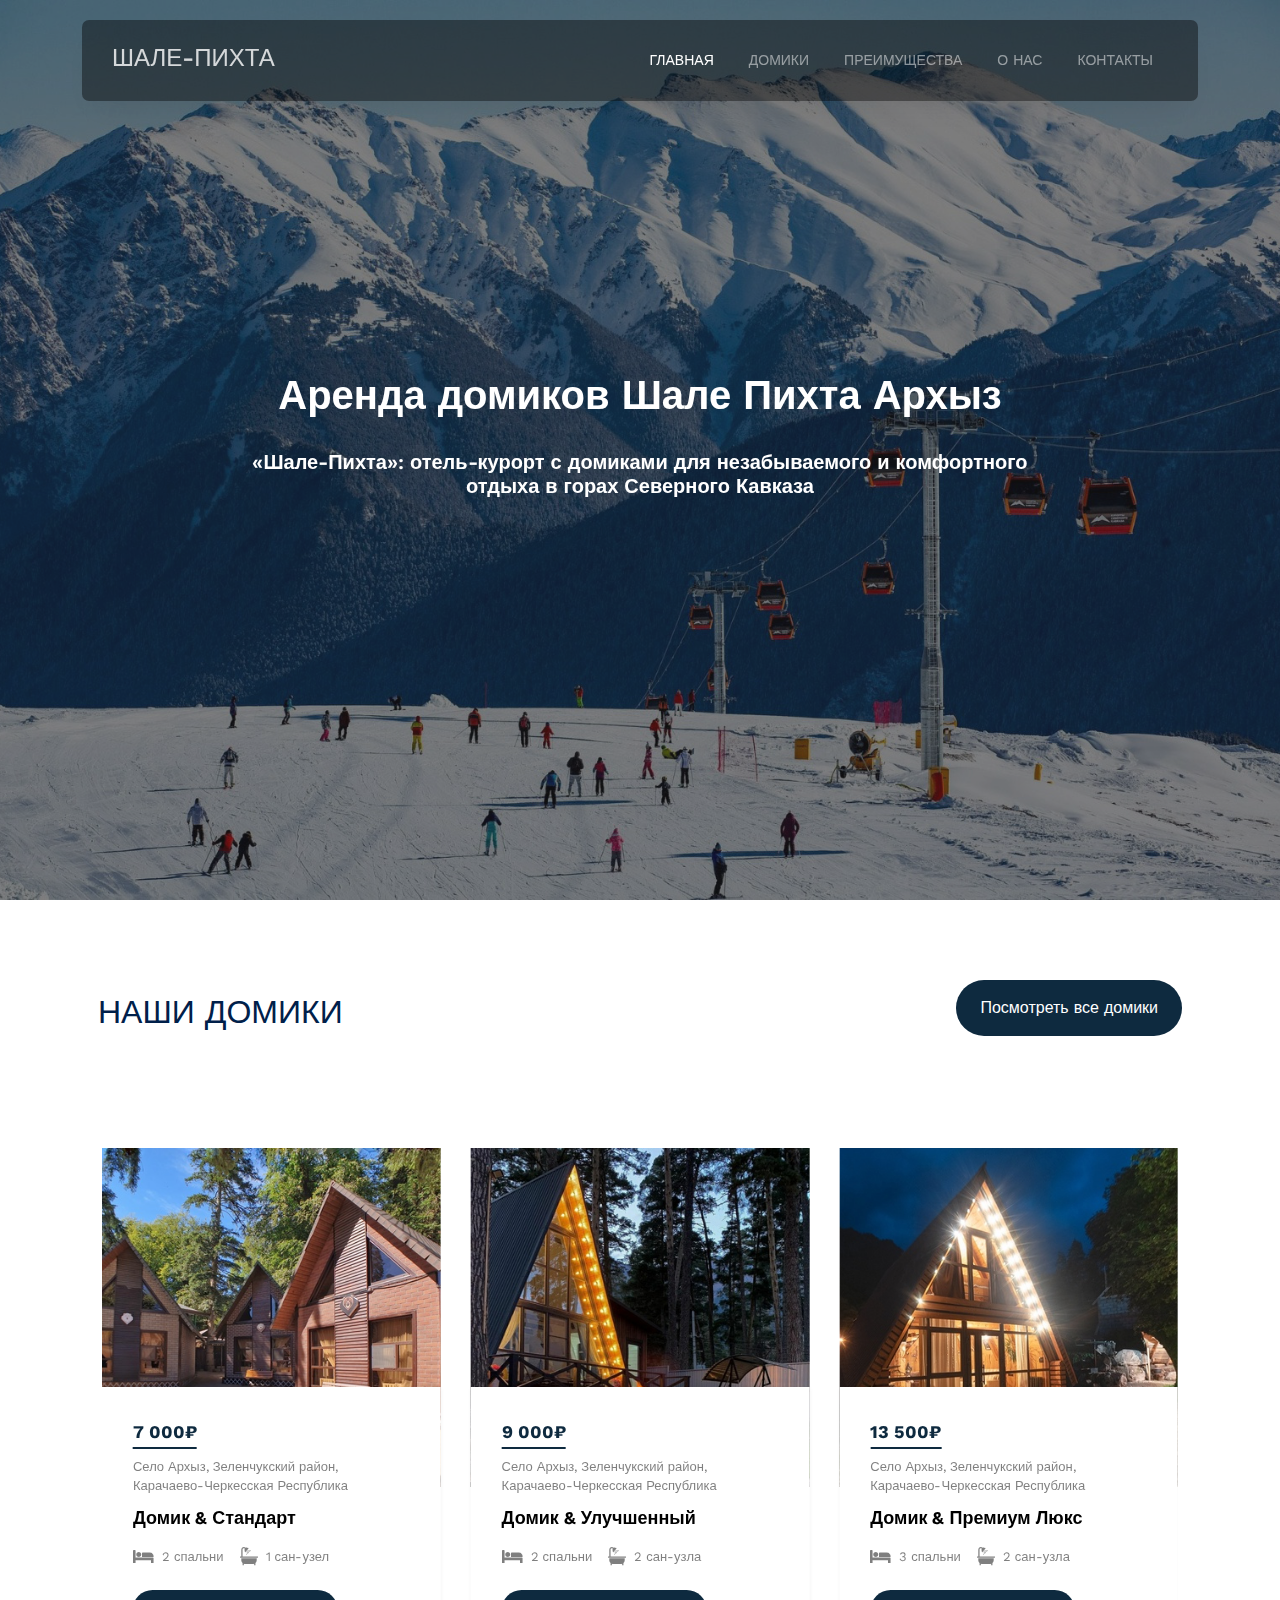
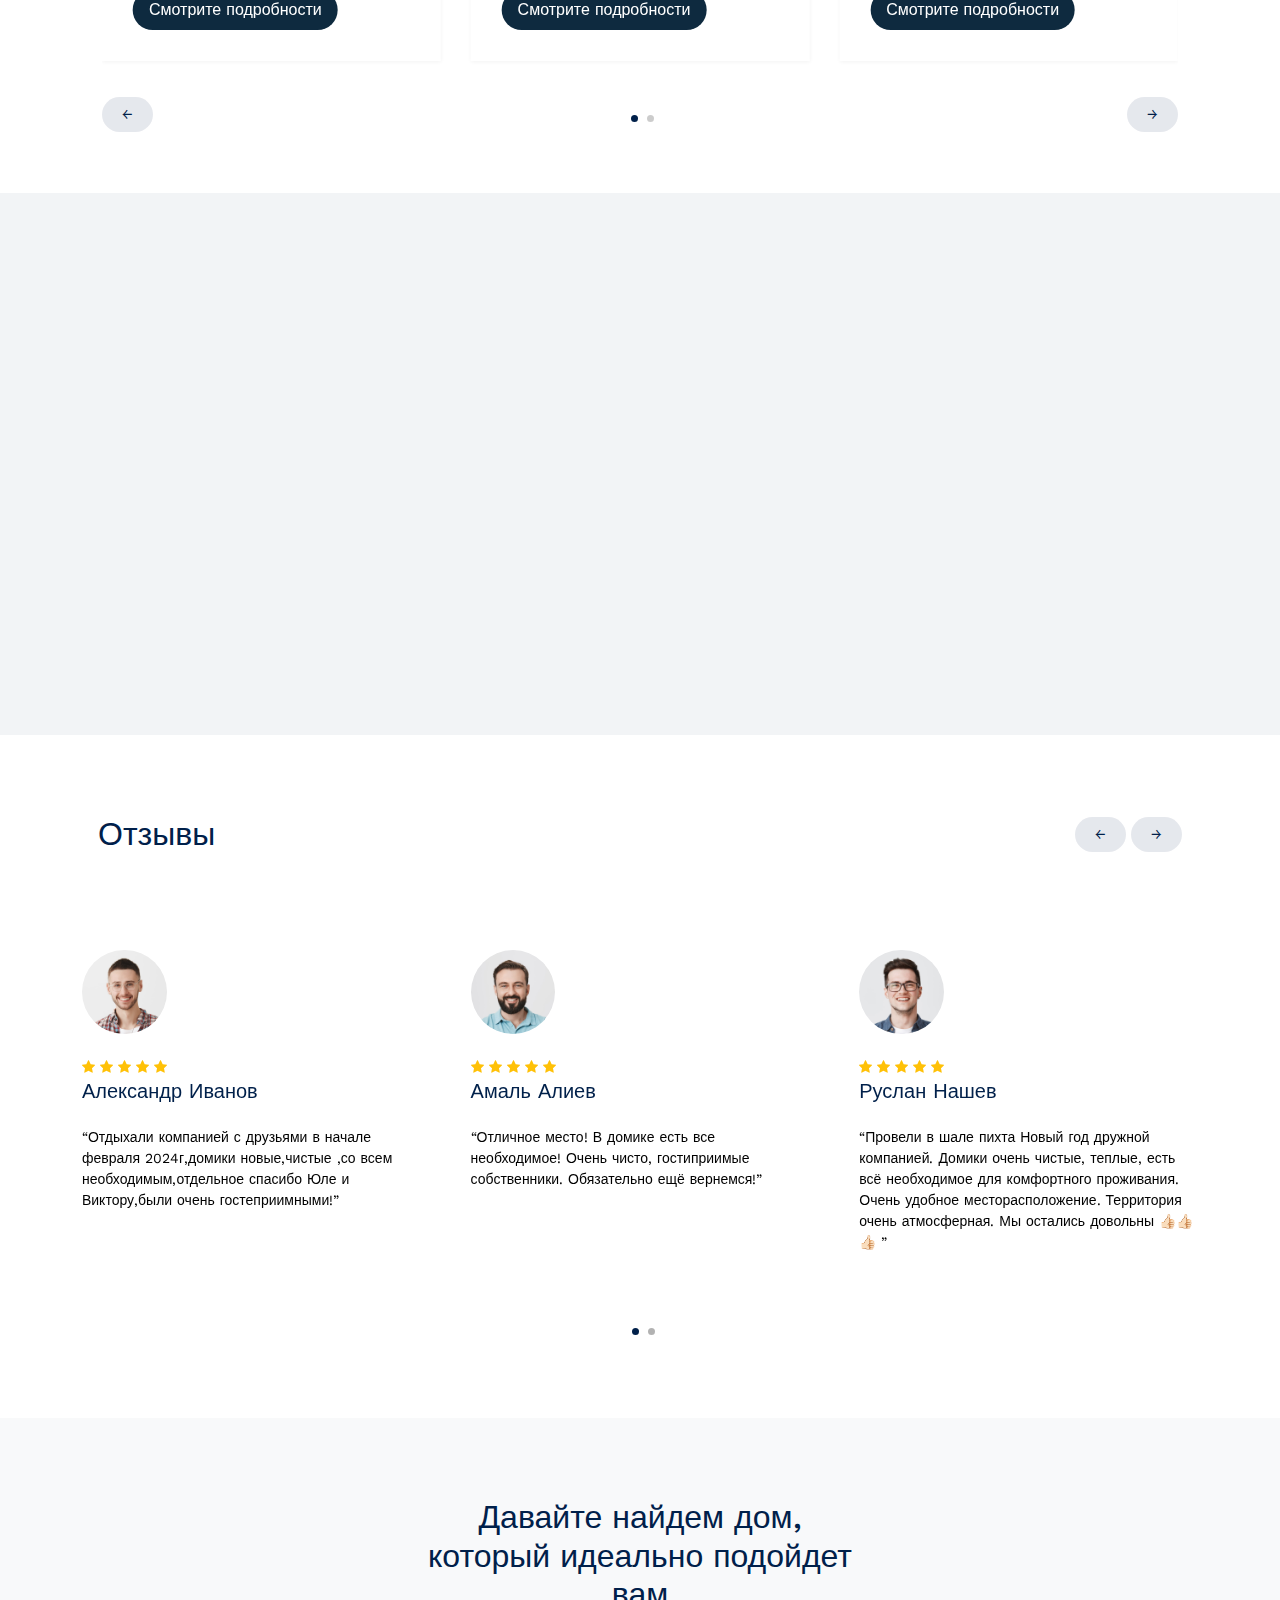
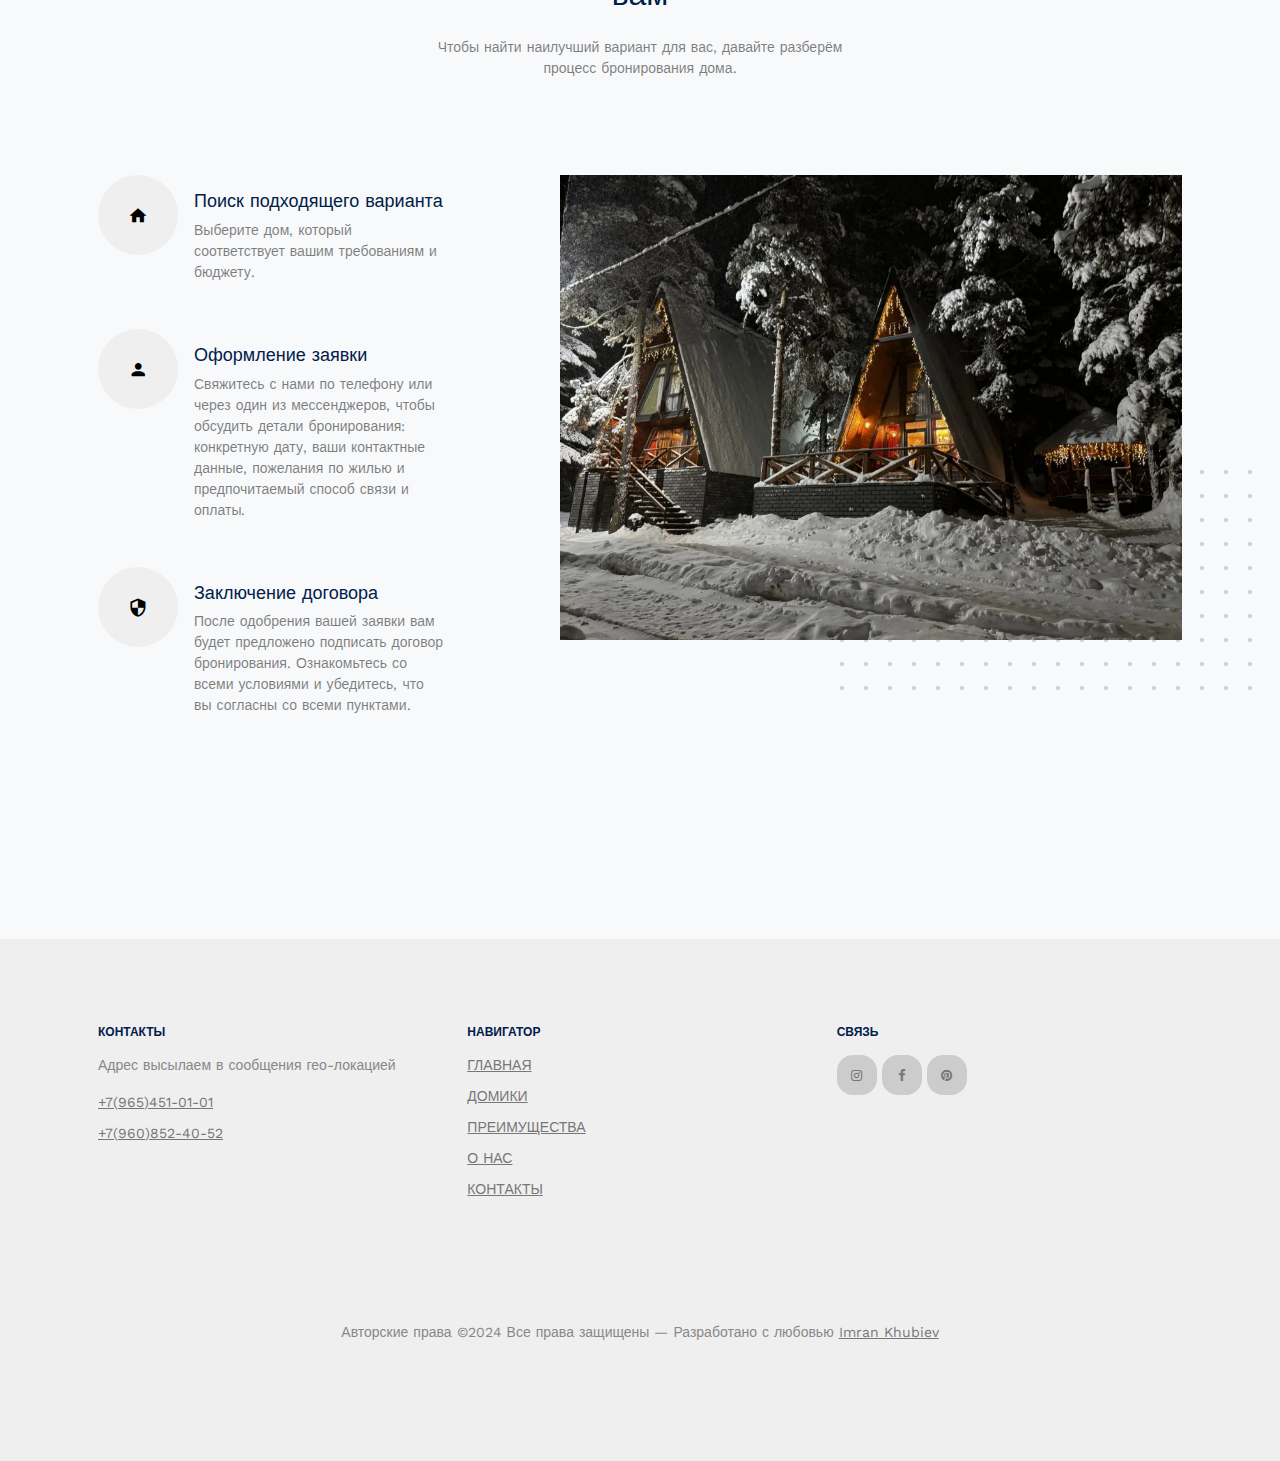
<file: index.html>
<!Doctype html>
<html lang="en">
<head>
	<meta charset="utf-8">
	<meta name="viewport" content="width=device-width, initial-scale=1">
	<meta name="author" content="Untree.co">
	<link rel="shortcut icon" href="logo-arhiz13.png">

	<meta name="description" content="" />
	<meta name="keywords" content="bootstrap, bootstrap5" />
	
	<link rel="preconnect" href="https://fonts.googleapis.com">
	<link rel="preconnect" href="https://fonts.gstatic.com" crossorigin>
	<link href="https://fonts.googleapis.com/css2?family=Work+Sans:wght@400;500;600;700&display=swap" rel="stylesheet">


	<link rel="stylesheet" href="fonts/icomoon/style.css">
	<link rel="stylesheet" href="fonts/flaticon/font/flaticon.css">

	<link rel="stylesheet" href="css/tiny-slider.css">
	<link rel="stylesheet" href="css/aos.css">
	<link rel="stylesheet" href="css/style.css">

	<title>ШАЛЕ-ПИХТА</title>
</head>
<body>

	<div class="site-mobile-menu site-navbar-target">
		<div class="site-mobile-menu-header">
			<div class="site-mobile-menu-close">
				<span class="icofont-close js-menu-toggle"></span>
			</div>
		</div>
		<div class="site-mobile-menu-body"></div>
	</div>

	<nav class="site-nav">
		<div class="container">
			<div class="menu-bg-wrap">
				<div class="site-navigation">
					<a href="index.html" class="logo m-0 float-start">ШАЛЕ-ПИХТА</a>

					<ul class="js-clone-nav d-none d-lg-inline-block text-start site-menu float-end">
						<li class="active"><a href="index.html">ГЛАВНАЯ</a></li>
						<li><a href="properties.html">ДОМИКИ</a></li>
						<li><a href="services.html">ПРЕИМУЩЕСТВА</a></li>
						<li><a href="about.html">О НАС</a></li>
						<li><a href="contact.html">КОНТАКТЫ</a></li>
					</ul>

					<a href="#" class="burger light me-auto float-end mt-1 site-menu-toggle js-menu-toggle d-inline-block d-lg-none" data-toggle="collapse" data-target="#main-navbar">
						<span></span>
					</a>

				</div>
			</div>
		</div>
	</nav>

	<div class="hero">


		<div class="hero-slide">
			<div class="img overlay" style="background-image: url('images/slider_11.jpg')"></div>
			<div class="img overlay" style="background-image: url('images/slider_22.jpg')"></div>
			<div class="img overlay" style="background-image: url('images/slider_33.jpg')"></div>
		</div>

		<div class="container">
			<div class="row justify-content-center align-items-center">
				<div class="col-lg-9 text-center">
					<h1 class="heading mk_best" data-aos="fade-up">Аренда домиков
						Шале Пихта Архыз</h1>
					<h6 class="heading mk1" data-aos="fade-up">«Шале-Пихта»: отель-курорт с домиками для незабываемого и комфортного отдыха в горах Северного Кавказа</h6>
				</div>
			</div>
		</div>
	</div>


	<div class="section">
		<div class="container">
			<div class="row mb-5 align-items-center">
				<div class="col-lg-6">
					<h2 class="font-weight-bold text-primary heading">НАШИ ДОМИКИ</h2>
				</div>
				<div class="col-lg-6 text-lg-end">
					<p><a href="properties.html" class="btn btn-primary text-white py-3 px-4">Посмотреть все домики</a></p>
				</div>
			</div>
			<div class="row">

				<div class="col-12">


					<div class="property-slider-wrap">



						<div class="property-slider">

							<div class="property-item">

								<a href="property-single.html" class="img">
									<img src="images/-tItzxN-ohY.jpg" alt="Image" class="img-fluid">
								</a>

								<div class="property-content">
									<div class="price mb-2"><span>7 000₽</span></div>
									<div>
										<span class="d-block mb-2 text-black-50">Село Архыз, Зеленчукский район, Карачаево-Черкесская Республика</span>
										<span class="city d-block mb-3">Домик & Стандарт</span>

										<div class="specs d-flex mb-4">
											<span class="d-block d-flex align-items-center me-3">
												<span class="icon-bed me-2"></span>
												<span class="caption">2 спальни</span>
											</span>
											<span class="d-block d-flex align-items-center">
												<span class="icon-bath me-2"></span>
												<span class="caption">1 сан-узел</span>
											</span>
										</div>

										<a href="property-single.html" class="btn btn-primary py-2 px-3">Смотрите подробности</a>
									</div>
								</div>
							</div> <!-- .item -->

							<div class="property-item">

								<a href="property-singl(2).html" class="img">
									<img src="images/7zEgNxZ23nI0tz3tCRnOp1v1o7EYho5LzjZ2Lw18TDXE_pQIKfFjHwmvndKMIcdd1fRVbXZqTZL1ej_IlGPN8wfm.jpg" alt="Image" class="img-fluid">
								</a>

								<div class="property-content">
									<div class="price mb-2"><span>9 000₽</span></div>
									<div>
										<span class="d-block mb-2 text-black-50">Село Архыз, Зеленчукский район, Карачаево-Черкесская Республика</span>
										<span class="city d-block mb-3">Домик & Улучшенный</span>

										<div class="specs d-flex mb-4">
											<span class="d-block d-flex align-items-center me-3">
												<span class="icon-bed me-2"></span>
												<span class="caption">2 спальни</span>
											</span>
											<span class="d-block d-flex align-items-center">
												<span class="icon-bath me-2"></span>
												<span class="caption">2 сан-узла</span>
											</span>
										</div>

										<a href="property-singl(2).html" class="btn btn-primary py-2 px-3">Смотрите подробности</a>
									</div>
								</div>
							</div> <!-- .item -->

							<div class="property-item">

								<a href="property-singl(3).html" class="img">
									<img src="images/AGNOFh4twT1Ghanscy4FbxtvLoog3xRgwdcQLoKdHsb_aQDdLQ6zqr1sZQe4f4VeLmC1qLUyJeE8nAaa2CZkwJIw.jpg" alt="Image" class="img-fluid">
								</a>

								<div class="property-content">
									<div class="price mb-2"><span>13 500₽</span></div>
									<div>
										<span class="d-block mb-2 text-black-50">Село Архыз, Зеленчукский район, Карачаево-Черкесская Республика</span>
										<span class="city d-block mb-3">Домик & Премиум Люкс</span>

										<div class="specs d-flex mb-4">
											<span class="d-block d-flex align-items-center me-3">
												<span class="icon-bed me-2"></span>
												<span class="caption">3 спальни</span>
											</span>
											<span class="d-block d-flex align-items-center">
												<span class="icon-bath me-2"></span>
												<span class="caption">2 сан-узла</span>
											</span>
										</div>

										<a href="property-singl(3).html" class="btn btn-primary py-2 px-3">Смотрите подробности</a>
									</div>
								</div>
							</div> <!-- .item -->

							<div class="property-item">

								<a href="property-singl(4).html" class="img">
									<img src="images/ZM6hvkwPV_GNpn8qWAgc9TOvVydcyxC_wqDKXH9P3IUZxaFKrfCTEggG0OumA-goxIKHVjui.jpg" alt="Image" class="img-fluid">
								</a>

								<div class="property-content">
									<div class="price mb-2"><span>5 000₽</span></div>
									<div>
										<span class="d-block mb-2 text-black-50">Село Архыз, Зеленчукский район, Карачаево-Черкесская Республика</span>
										<span class="city d-block mb-3">Однокомнатный номер</span>

										<div class="specs d-flex mb-4">
											<span class="d-block d-flex align-items-center me-3">
												<span class="icon-bed me-2"></span>
												<span class="caption">1 спальня</span>
											</span>
											<span class="d-block d-flex align-items-center">
												<span class="icon-bath me-2"></span>
												<span class="caption">1 сан-узел</span>
											</span>
										</div>

										<a href="property-singl(4).html" class="btn btn-primary py-2 px-3">Смотрите подробности</a>
									</div>
								</div>
							</div> <!-- .item -->

							<div class="property-item">

								<a href="property-singl(5).html" class="img">
									<img src="images/pTnBtcGv_o7TbD3xLyfAzHPW53HbTQEY9iIvBkRhfGeb9CUlxfkwI_48fC1PzAExawyvGlL3ZeoOoCMuDb6_4gP8.jpg" alt="Image" class="img-fluid">
								</a>

								<div class="property-content">
									<div class="price mb-2"><span>7 000₽</span></div>
									<div>
										<span class="d-block mb-2 text-black-50">Село Архыз, Зеленчукский район, Карачаево-Черкесская Республика</span>
										<span class="city d-block mb-3">Двухкомнатный номер</span>

										<div class="specs d-flex mb-4">
											<span class="d-block d-flex align-items-center me-3">
												<span class="icon-bed me-2"></span>
												<span class="caption">2 спальни</span>
											</span>
											<span class="d-block d-flex align-items-center">
												<span class="icon-bath me-2"></span>
												<span class="caption">1 сан-узел</span>
											</span>
										</div>

										<a href="property-singl(5).html" class="btn btn-primary py-2 px-3">Смотрите подробности</a>
									</div>
								</div>
							</div> <!-- .item -->

							<div class="property-item">

								<a href="property-singl(6).html" class="img">
									<img src="images/VM78FrqZSXc4QoeVQJCrKChPDCofz1DxEgcyXho1BO6c4eYBN-73-4XWWuEw9N-CtZriU4AzmhY6IxdzMmF0DUam.jpg" alt="Image" class="img-fluid">
								</a>

								<div class="property-content">
									<div class="price mb-2"><span>8 000₽</span></div>
									<div>
										<span class="d-block mb-2 text-black-50">Село Архыз, Зеленчукский район, Карачаево-Черкесская Республика</span>
										<span class="city d-block mb-3">Номер & Улучшенный</span>

										<div class="specs d-flex mb-4">
											<span class="d-block d-flex align-items-center me-3">
												<span class="icon-bed me-2"></span>
												<span class="caption">1 спальня</span>
											</span>
											<span class="d-block d-flex align-items-center">
												<span class="icon-bath me-2"></span>
												<span class="caption">2 сан-узла</span>
											</span>
										</div>

										<a href="property-singl(6).html" class="btn btn-primary py-2 px-3">Смотрите подробности</a>
									</div>
								</div>
							</div> <!-- .item -->

						</div>


						<div id="property-nav" class="controls" tabindex="0" aria-label="Carousel Navigation">
							<span class="prev" data-controls="prev" aria-controls="property" tabindex="-1">←</span>
							<span class="next" data-controls="next" aria-controls="property" tabindex="-1">→</span>
						</div>

					</div>
				</div>

			</div>
		</div>
	</div>

	<section class="features-1">
		<div class="container">
			<div class="row">
				<div class="col-12 col-sm-6 col-lg-3 mk"  data-aos="fade-up" data-aos-delay="300">
					<div class="box-feature">
						<span><img src="./images/free-icon-house-2163300.png" alt=""></span>
						<h3 class="mb-3">Дизайн и атмосфера</h3>
						<p>Домики сочетают в себе традиционные стили и современные тенденции. Это создаёт ощущение уюта и стариной эпохи, что позволяет гостям чувствовать себя комфортно.</p>
						<p><a href="#" class="learn-more">Узнать больше</a></p>
					</div>
				</div>
				<div class="col-12 col-sm-6 col-lg-3 mk"  data-aos="fade-up" data-aos-delay="500">
					<div class="box-feature">
						<span><img src="./images/free-icon-nature-2823511.png" alt=""></span>
						<h3 class="mb-3">Близость к природе</h3>
						<p>Домики расположены в окружении живописных горных пейзажей, что обеспечивает чистый воздух и возможность наслаждаться уникальной природой Северного Кавказа.</p>
						<p><a href="#" class="learn-more">Узнать больше</a></p>
					</div>
				</div>
				<div class="col-12 col-sm-6 col-lg-3 mk"  data-aos="fade-up" data-aos-delay="400">
					<div class="box-feature">
						<span><img src="./images/free-icon-home-11181747.png" alt=""></span>
						<h3 class="mb-3">Уютное проживание</h3>
						<p>Домики хорошо оборудованы и утеплены всем необходимым для комфортного проживания, включая кухню, гостиную, спальню и ванную. А также разнообразные развлечения.</p>
						<p><a href="#" class="learn-more">Узнать больше</a></p>
					</div>
				</div>
				<div class="col-12 col-sm-6 col-lg-3 mk"  data-aos="fade-up" data-aos-delay="600">
					<div class="box-feature">
						<span><img src="./images/free-icon-ski-481417.png" alt=""></span>
						<h3 class="mb-3">Активный отдых</h3>
						<p>Помимо катания на сноуборде и лыжах, на курортах предлагаются экскурсии, спортивные мероприятия и культурные программы, что дает гостям активно проводить время на свежем воздухе.</p>
						<p><a href="#" class="learn-more">Узнать больше</a></p>
					</div>
				</div>	
			</div>
		</div>
	</section>



	<div class="section sec-testimonials">
		<div class="container">
			<div class="row mb-5 align-items-center">
				<div class="col-md-6">
					<h2 class="font-weight-bold heading text-primary mb-4 mb-md-0">Отзывы</h2>
				</div>
				<div class="col-md-6 text-md-end">
					<div id="testimonial-nav">
						<span class="prev" data-controls="prev">←</span>
						
						<span class="next" data-controls="next">→</span>
					</div>
				</div>
			</div>

			<div class="row">
				<div class="col-lg-4">
					
				</div>
			</div>
			<div class="testimonial-slider-wrap">
				<div class="testimonial-slider">
					<div class="item">
						<div class="testimonial">
							<img src="images/person_1-min.jpg" alt="Image" class="img-fluid rounded-circle w-25 mb-4">
							<div class="rate">
								<span class="icon-star text-warning"></span>
								<span class="icon-star text-warning"></span>
								<span class="icon-star text-warning"></span>
								<span class="icon-star text-warning"></span>
								<span class="icon-star text-warning"></span>
							</div>
							<h3 class="h5 text-primary mb-4">Александр Иванов</h3>
							<blockquote>
								<p>&ldquo;Отдыхали компанией с друзьями в начале февраля 2024г,домики новые,чистые ,со всем необходимым,отдельное спасибо Юле и Виктору,были очень гостеприимными!&rdquo;</p>
							</blockquote>
						</div>
					</div>

					<div class="item">
						<div class="testimonial">
							<img src="images/person_2-min.jpg" alt="Image" class="img-fluid rounded-circle w-25 mb-4">
							<div class="rate">
								<span class="icon-star text-warning"></span>
								<span class="icon-star text-warning"></span>
								<span class="icon-star text-warning"></span>
								<span class="icon-star text-warning"></span>
								<span class="icon-star text-warning"></span>
							</div>
							<h3 class="h5 text-primary mb-4">Амаль Алиев</h3>
							<blockquote>
								<p>&ldquo;Отличное место! В домике есть все необходимое! Очень чисто, гостиприимые собственники. Обязательно ещё вернемся!&rdquo;</p>
							</blockquote>
						</div>
					</div>

					<div class="item">
						<div class="testimonial">
							<img src="images/person_3-min.jpg" alt="Image" class="img-fluid rounded-circle w-25 mb-4">
							<div class="rate">
								<span class="icon-star text-warning"></span>
								<span class="icon-star text-warning"></span>
								<span class="icon-star text-warning"></span>
								<span class="icon-star text-warning"></span>
								<span class="icon-star text-warning"></span>
							</div>
							<h3 class="h5 text-primary mb-4">Руслан Нашев</h3>
							<blockquote>
								<p>&ldquo;Провели в шале пихта Новый год дружной компанией. Домики очень чистые, теплые, есть всё необходимое для комфортного проживания. Очень удобное месторасположение. Территория очень атмосферная. Мы остались довольны 👍🏻👍🏻👍🏻
									&rdquo;</p>
							</blockquote>
						</div>
					</div>

					<div class="item">
						<div class="testimonial">
							<img src="images/person_4-min.jpg" alt="Image" class="img-fluid rounded-circle w-25 mb-4">
							<div class="rate">
								<span class="icon-star text-warning"></span>
								<span class="icon-star text-warning"></span>
								<span class="icon-star text-warning"></span>
								<span class="icon-star text-warning"></span>
								<span class="icon-star text-warning"></span>
							</div>
							<h3 class="h5 text-primary mb-4">Ольга Ульянова</h3>
							<blockquote>
								<p>&ldquo;Великолепно! Восторг! Уютно, безумно чисто, домики красивые, в домика есть все необходимое, посуда, ванные принадлежности! расположение прекрасное, близко к подъемникам, есть трансфер! Прекрасные хозяева! При заселении угощали горным чаем и чак -чак! Баня отдельное наслаждение!&rdquo;</p>
							</blockquote>
						</div>
					</div>

				</div>
			</div>
		</div>
	</div>


	<div class="section section-4 bg-light">
		<div class="container">
			<div class="row justify-content-center  text-center mb-5">
				<div class="col-lg-5">
					<h2 class="font-weight-bold heading text-primary mb-4">Давайте найдем дом, который идеально подойдет вам</h2>
					<p class="text-black-50">Чтобы найти наилучший вариант для вас, давайте разберём процесс бронирования дома.</p>
				</div>
			</div>
			<div class="row justify-content-between mb-5">
				<div class="col-lg-7 mb-5 mb-lg-0 order-lg-2">
					<div class="img-about dots">
						<img src="images/кайф.PNG" alt="Image" class="img-fluid">
					</div>
				</div>
				<div class="col-lg-4">
					<div class="d-flex feature-h">
						<span class="wrap-icon me-3">
							<span class="icon-home2"></span>
						</span>
						<div class="feature-text">
							<h3 class="heading">Поиск подходящего варианта</h3>
							<p class="text-black-50">Выберите дом, который соответствует вашим требованиям и бюджету.</p>   
						</div>
					</div>

					<div class="d-flex feature-h">
						<span class="wrap-icon me-3">
							<span class="icon-person"></span>
						</span>
						<div class="feature-text">
							<h3 class="heading">Оформление заявки</h3>
							<p class="text-black-50">Свяжитесь с нами по телефону или через один из мессенджеров, чтобы обсудить детали бронирования: конкретную дату, ваши контактные данные, пожелания по жилью и предпочитаемый способ связи и оплаты.</p>   
						</div>
					</div>

					<div class="d-flex feature-h">
						<span class="wrap-icon me-3">
							<span class="icon-security"></span>
						</span>
						<div class="feature-text">
							<h3 class="heading">Заключение договора</h3>
							<p class="text-black-50">После одобрения вашей заявки вам будет предложено подписать договор бронирования. Ознакомьтесь со всеми условиями и убедитесь, что вы согласны со всеми пунктами.</p>   
						</div>
					</div>
				</div>
			</div>
			<div class="row section-counter mt-5">
				<div class="col-6 col-sm-6 col-md-6 col-lg-3" data-aos="fade-up" data-aos-delay="300">
					<div class="counter-wrap mb-5 mb-lg-0">
						<span class="number"><span class="countup text-primary">88</span></span>
						<span class="caption text-black-50">#Довольных клиентов</span>
					</div>
				</div>
				<div class="col-6 col-sm-6 col-md-6 col-lg-3" data-aos="fade-up" data-aos-delay="400">
					<div class="counter-wrap mb-5 mb-lg-0">
						<span class="number"><span class="countup text-primary">19</span></span>
						<span class="caption text-black-50">#Человек на сайте</span>
					</div>
				</div>
				<div class="col-6 col-sm-6 col-md-6 col-lg-3" data-aos="fade-up" data-aos-delay="500">
					<div class="counter-wrap mb-5 mb-lg-0">
						<span class="number"><span class="countup text-primary">11</span></span>
						<span class="caption text-black-50">#Человек в команде</span>
					</div>
				</div>
				<div class="col-6 col-sm-6 col-md-6 col-lg-3" data-aos="fade-up" data-aos-delay="600">
					<div class="counter-wrap mb-5 mb-lg-0">
						<span class="number"><span class="countup text-primary">4</span></span>
						<span class="caption text-black-50">#Человека в очереди</span>
					</div>
				</div>
			</div>
		</div>
	</div>

	<div class="site-footer">
		<div class="container">
			
			<div class="row">
				<div class="col-lg-4">
					<div class="widget">
						<h3>Контакты</h3>
						<address>Адрес высылаем в сообщения гео-локацией</address>
						<ul class="list-unstyled links">
							<li><a href="tel://11234567890">+7(965)451-01-01</a></li>
							<li><a href="tel://11234567890">+7(960)852-40-52</a></li>
						</ul>
					</div> <!-- /.widget -->
				</div> <!-- /.col-lg-4 -->
				<div class="col-lg-4">
					<div class="widget">
						<h3>Навигатор</h3>
						<ul class="list-unstyled float-start links">
							<li><a href="index.html">ГЛАВНАЯ</a></li>
							<li><a href="properties.html">ДОМИКИ</a></li>
							<li><a href="services.html">ПРЕИМУЩЕСТВА</a></li>
							<li><a href="about.html">О НАС</a></li>
							<li><a href="contact.html">КОНТАКТЫ</a></li>
						</ul>
					</div> <!-- /.widget -->
				</div> <!-- /.col-lg-4 -->
				
				<div class="col-lg-4">
					<div class="widget">
						<h3>Связь</h3>
						<ul class="list-unstyled social">
							<li><a href="#"><span class="icon-instagram"></span></a></li>
							<li><a href="#"><span class="icon-facebook"></span></a></li>
							<li><a href="#"><span class="icon-pinterest"></span></a></li>
						</ul>
					</div> <!-- /.widget -->
				</div> <!-- /.col-lg-4 -->
			</div> <!-- /.row -->

			<div class="row mt-5">
				<div class="col-12 text-center">

            <p>Авторские права ©2024 Все права защищены — Разработано с любовью <a href="#">Imran Khubiev</a>
            </p>

          </div>
        </div>
      </div> <!-- /.container -->
    </div> <!-- /.site-footer -->


    <!-- Preloader -->
    <div id="overlayer"></div>
    <div class="loader">
    	<div class="spinner-border" role="status">
    		<span class="visually-hidden">Loading...</span>
    	</div>
    </div>


    <script src="js/bootstrap.bundle.min.js"></script>
    <script src="js/tiny-slider.js"></script>
    <script src="js/aos.js"></script>
    <script src="js/navbar.js"></script>
    <script src="js/counter.js"></script>
    <script src="js/custom.js"></script>
  </body>
  </html>
</file>
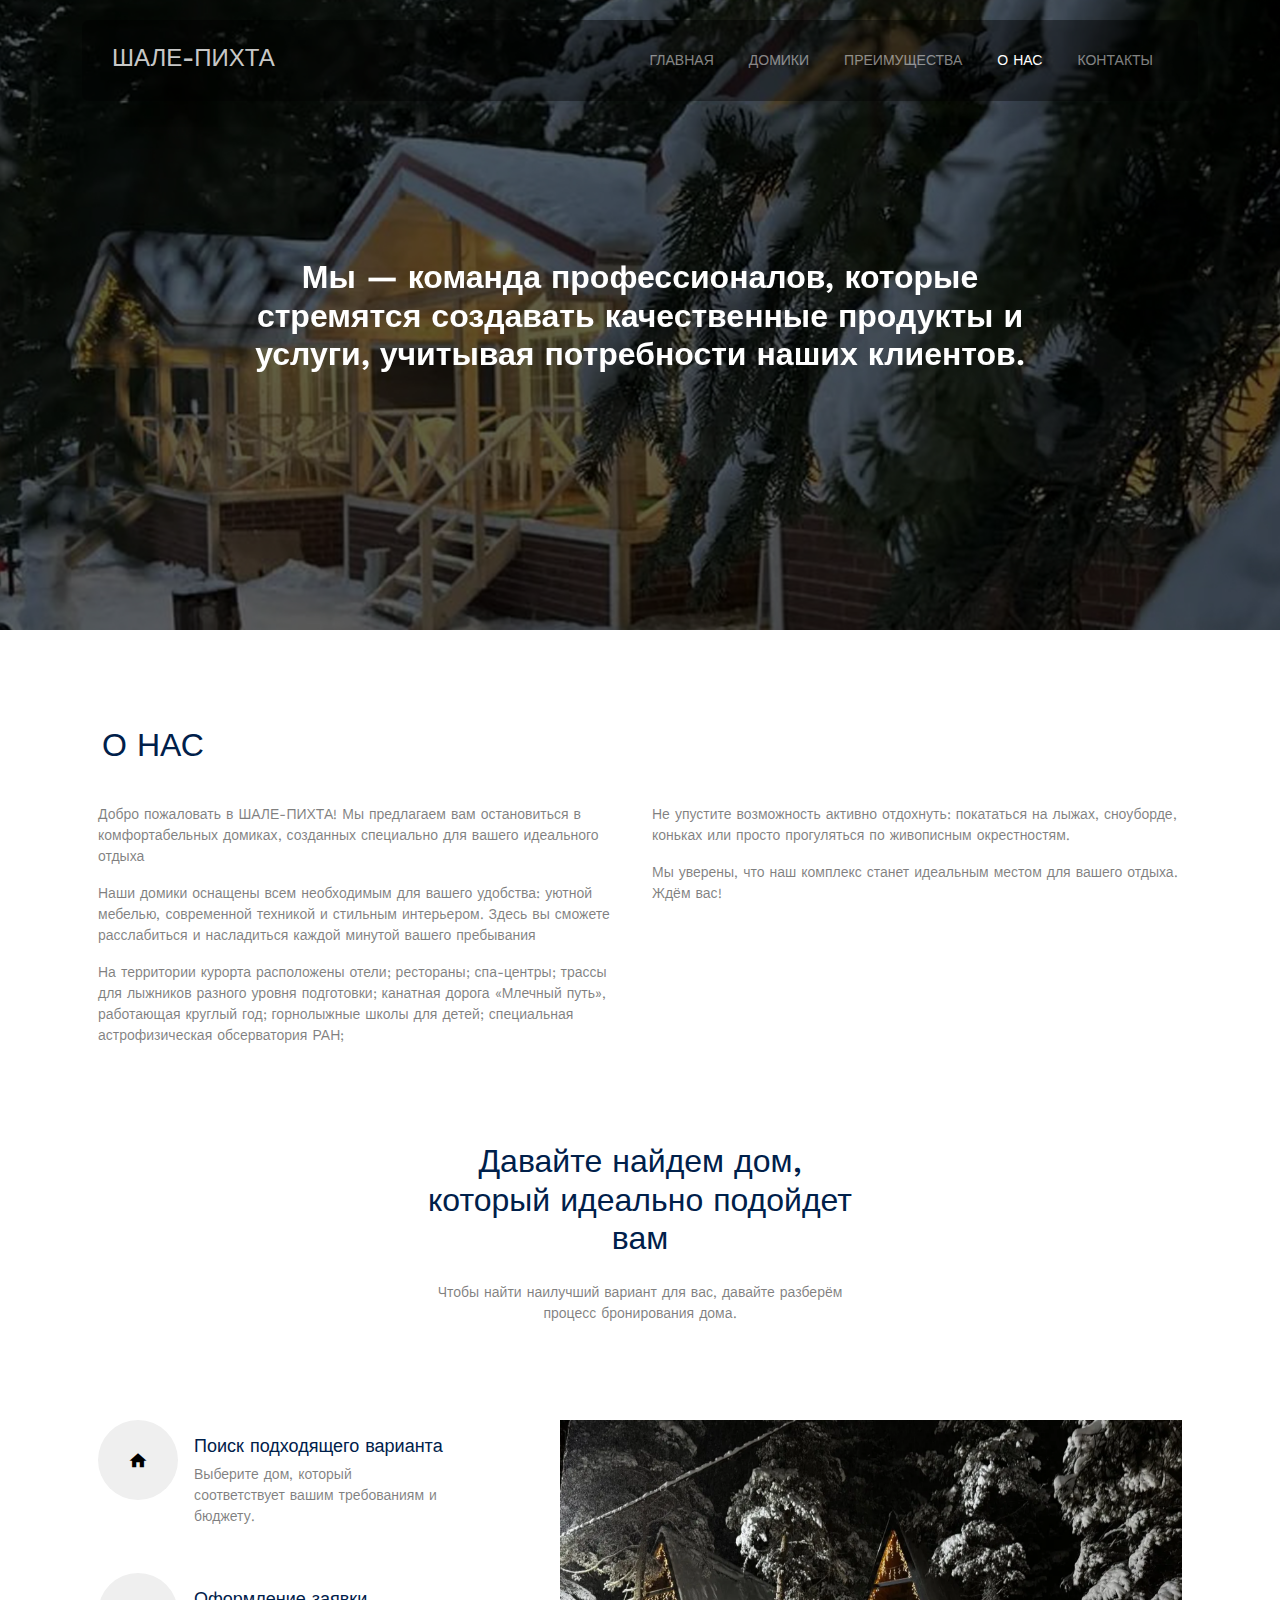
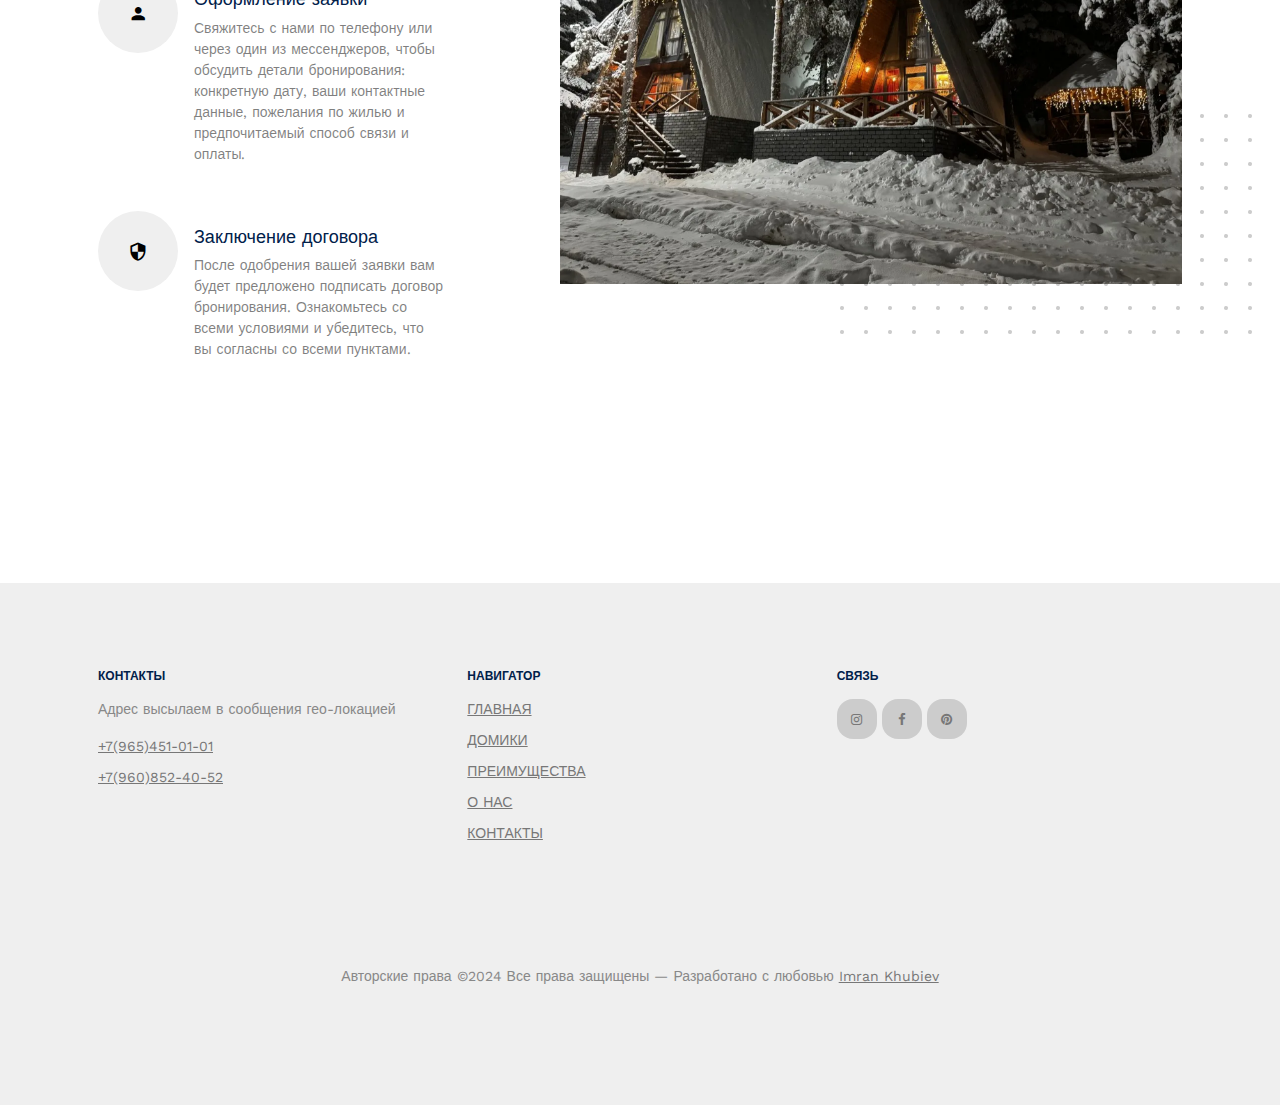
<file: about.html>
<!Doctype html>
<html lang="en">
<head>
	<meta charset="utf-8">
	<meta name="viewport" content="width=device-width, initial-scale=1">
	<meta name="author" content="Untree.co">
	<link rel="shortcut icon" href="logo-arhiz13.png">

	<meta name="description" content="" />
	<meta name="keywords" content="bootstrap, bootstrap5" />
	
	<link rel="preconnect" href="https://fonts.googleapis.com">
	<link rel="preconnect" href="https://fonts.gstatic.com" crossorigin>
	<link href="https://fonts.googleapis.com/css2?family=Work+Sans:wght@400;500;600;700&display=swap" rel="stylesheet">


	<link rel="stylesheet" href="fonts/icomoon/style.css">
	<link rel="stylesheet" href="fonts/flaticon/font/flaticon.css">

	<link rel="stylesheet" href="css/tiny-slider.css">
	<link rel="stylesheet" href="css/aos.css">
	<link rel="stylesheet" href="css/style.css">

	<title>ШАЛЕ-ПИХТА</title>
</head>
<body>

	<div class="site-mobile-menu site-navbar-target">
		<div class="site-mobile-menu-header">
			<div class="site-mobile-menu-close">
				<span class="icofont-close js-menu-toggle"></span>
			</div>
		</div>
		<div class="site-mobile-menu-body"></div>
	</div>

	<nav class="site-nav">
		<div class="container">
			<div class="menu-bg-wrap">
				<div class="site-navigation">
					<a href="index.html" class="logo m-0 float-start">ШАЛЕ-ПИХТА</a>

					<ul class="js-clone-nav d-none d-lg-inline-block text-start site-menu float-end">
						<li><a href="index.html">ГЛАВНАЯ</a></li>
						<li><a href="properties.html">ДОМИКИ</a></li>
						<li><a href="services.html">ПРЕИМУЩЕСТВА</a></li>
						<li class="active"><a href="about.html">О НАС</a></li>
						<li><a href="contact.html">КОНТАКТЫ</a></li>
					</ul>

					<a href="#" class="burger light me-auto float-end mt-1 site-menu-toggle js-menu-toggle d-inline-block d-lg-none" data-toggle="collapse" data-target="#main-navbar">
						<span></span>
					</a>

				</div>
			</div>
		</div>
	</nav>

	<div class="hero page-inner overlay" style="background-image: url('images/slider_33.jpg');">

		<div class="container">
			<div class="row justify-content-center align-items-center">
				<div class="col-lg-9 text-center mt-5">
					<h1 class="heading" data-aos="fade-up">Мы — команда профессионалов, которые стремятся создавать качественные продукты и услуги, учитывая потребности наших клиентов. </h1>

					<nav aria-label="breadcrumb" data-aos="fade-up" data-aos-delay="200">
						<ol class="breadcrumb text-center justify-content-center">
						</ol>
					</nav>
				</div>
			</div>
		</div>	
	</div>


	<div class="section">
		<div class="container">
			<div class="row text-left mb-5">
				<div class="col-12">
					<h2 class="font-weight-bold heading text-primary mb-4">О НАС</h2>
				</div>
				<div class="col-lg-6">
					<p class="text-black-50">Добро пожаловать в ШАЛЕ-ПИХТА! Мы предлагаем вам остановиться в комфортабельных домиках, созданных специально для вашего идеального отдыха</p>
					<p class="text-black-50">Наши домики оснащены всем необходимым для вашего удобства: уютной мебелью, современной техникой и стильным интерьером. Здесь вы сможете расслабиться и насладиться каждой минутой вашего пребывания</p>
					<p class="text-black-50">На территории курорта расположены отели;
						рестораны;
						спа-центры;
						трассы для лыжников разного уровня подготовки;
						канатная дорога «Млечный путь», работающая круглый год;
						горнолыжные школы для детей;
						специальная астрофизическая обсерватория РАН;</p>
				</div>
				<div class="col-lg-6">
					
					<p class="text-black-50">Не упустите возможность активно отдохнуть: покататься на лыжах, сноуборде, коньках или просто прогуляться по живописным окрестностям.</p>
					<p class="text-black-50">Мы уверены, что наш комплекс станет идеальным местом для вашего отдыха. Ждём вас!</p>
				</div>
			</div>

		</div>
	</div>

	<div class="section pt-0">
		<div class="container">
			<div class="row justify-content-center  text-center mb-5">
				<div class="col-lg-5">
					<h2 class="font-weight-bold heading text-primary mb-4">Давайте найдем дом, который идеально подойдет вам</h2>
					<p class="text-black-50">Чтобы найти наилучший вариант для вас, давайте разберём процесс бронирования дома.</p>
				</div>
			</div>
			<div class="row justify-content-between mb-5">
				<div class="col-lg-7 mb-5 mb-lg-0 order-lg-2">
					<div class="img-about dots">
						<img src="images/кайф.PNG" alt="Image" class="img-fluid">
					</div>
				</div>
				<div class="col-lg-4">
					<div class="d-flex feature-h">
						<span class="wrap-icon me-3">
							<span class="icon-home2"></span>
						</span>
						<div class="feature-text">
							<h3 class="heading">Поиск подходящего варианта</h3>
							<p class="text-black-50">Выберите дом, который соответствует вашим требованиям и бюджету.</p>   
						</div>
					</div>

					<div class="d-flex feature-h">
						<span class="wrap-icon me-3">
							<span class="icon-person"></span>
						</span>
						<div class="feature-text">
							<h3 class="heading">Оформление заявки</h3>
							<p class="text-black-50">Свяжитесь с нами по телефону или через один из мессенджеров, чтобы обсудить детали бронирования: конкретную дату, ваши контактные данные, пожелания по жилью и предпочитаемый способ связи и оплаты.</p>   
						</div>
					</div>

					<div class="d-flex feature-h">
						<span class="wrap-icon me-3">
							<span class="icon-security"></span>
						</span>
						<div class="feature-text">
							<h3 class="heading">Заключение договора</h3>
							<p class="text-black-50">После одобрения вашей заявки вам будет предложено подписать договор бронирования. Ознакомьтесь со всеми условиями и убедитесь, что вы согласны со всеми пунктами.</p>   
						</div>
					</div>
				</div>
			</div>
			<div class="row section-counter mt-5">
				<div class="col-6 col-sm-6 col-md-6 col-lg-3" data-aos="fade-up" data-aos-delay="300">
					<div class="counter-wrap mb-5 mb-lg-0">
						<span class="number"><span class="countup text-primary">88</span></span>
						<span class="caption text-black-50">#Довольных клиентов</span>
					</div>
				</div>
				<div class="col-6 col-sm-6 col-md-6 col-lg-3" data-aos="fade-up" data-aos-delay="400">
					<div class="counter-wrap mb-5 mb-lg-0">
						<span class="number"><span class="countup text-primary">19</span></span>
						<span class="caption text-black-50">#Человек на сайте</span>
					</div>
				</div>
				<div class="col-6 col-sm-6 col-md-6 col-lg-3" data-aos="fade-up" data-aos-delay="500">
					<div class="counter-wrap mb-5 mb-lg-0">
						<span class="number"><span class="countup text-primary">11</span></span>
						<span class="caption text-black-50">#Человек в команде</span>
					</div>
				</div>
				<div class="col-6 col-sm-6 col-md-6 col-lg-3" data-aos="fade-up" data-aos-delay="600">
					<div class="counter-wrap mb-5 mb-lg-0">
						<span class="number"><span class="countup text-primary">4</span></span>
						<span class="caption text-black-50">#Человека в очереди</span>
					</div>
				</div>
			</div>
		</div>
	</div>

	<div class="site-footer">
		<div class="container">
			
			<div class="row">
				<div class="col-lg-4">
					<div class="widget">
						<h3>Контакты</h3>
						<address>Адрес высылаем в сообщения гео-локацией</address>
						<ul class="list-unstyled links">
							<li><a href="tel://11234567890">+7(965)451-01-01</a></li>
							<li><a href="tel://11234567890">+7(960)852-40-52</a></li>
						</ul>
					</div> <!-- /.widget -->
				</div> <!-- /.col-lg-4 -->
				<div class="col-lg-4">
					<div class="widget">
						<h3>Навигатор</h3>
						<ul class="list-unstyled float-start links">
							<li><a href="index.html">ГЛАВНАЯ</a></li>
							<li><a href="properties.html">ДОМИКИ</a></li>
							<li><a href="services.html">ПРЕИМУЩЕСТВА</a></li>
							<li><a href="about.html">О НАС</a></li>
							<li><a href="contact.html">КОНТАКТЫ</a></li>
						</ul>
					</div> <!-- /.widget -->
				</div> <!-- /.col-lg-4 -->
				
				<div class="col-lg-4">
					<div class="widget">
						<h3>Связь</h3>
						<ul class="list-unstyled social">
							<li><a href="#"><span class="icon-instagram"></span></a></li>
							<li><a href="#"><span class="icon-facebook"></span></a></li>
							<li><a href="#"><span class="icon-pinterest"></span></a></li>
						</ul>
					</div> <!-- /.widget -->
				</div> <!-- /.col-lg-4 -->
			</div> <!-- /.row -->

			<div class="row mt-5">
				<div class="col-12 text-center">

            <p>Авторские права ©2024 Все права защищены — Разработано с любовью <a href="#">Imran Khubiev</a>
            </p>

          </div>
        </div>
      </div> <!-- /.container -->
    </div> <!-- /.site-footer -->


    <!-- Preloader -->
    <div id="overlayer"></div>
    <div class="loader">
    	<div class="spinner-border" role="status">
    		<span class="visually-hidden">Loading...</span>
    	</div>
    </div>


    <script src="js/bootstrap.bundle.min.js"></script>
    <script src="js/tiny-slider.js"></script>
    <script src="js/aos.js"></script>
    <script src="js/navbar.js"></script>
    <script src="js/counter.js"></script>
    <script src="js/custom.js"></script>
  </body>
  </html>
</file>
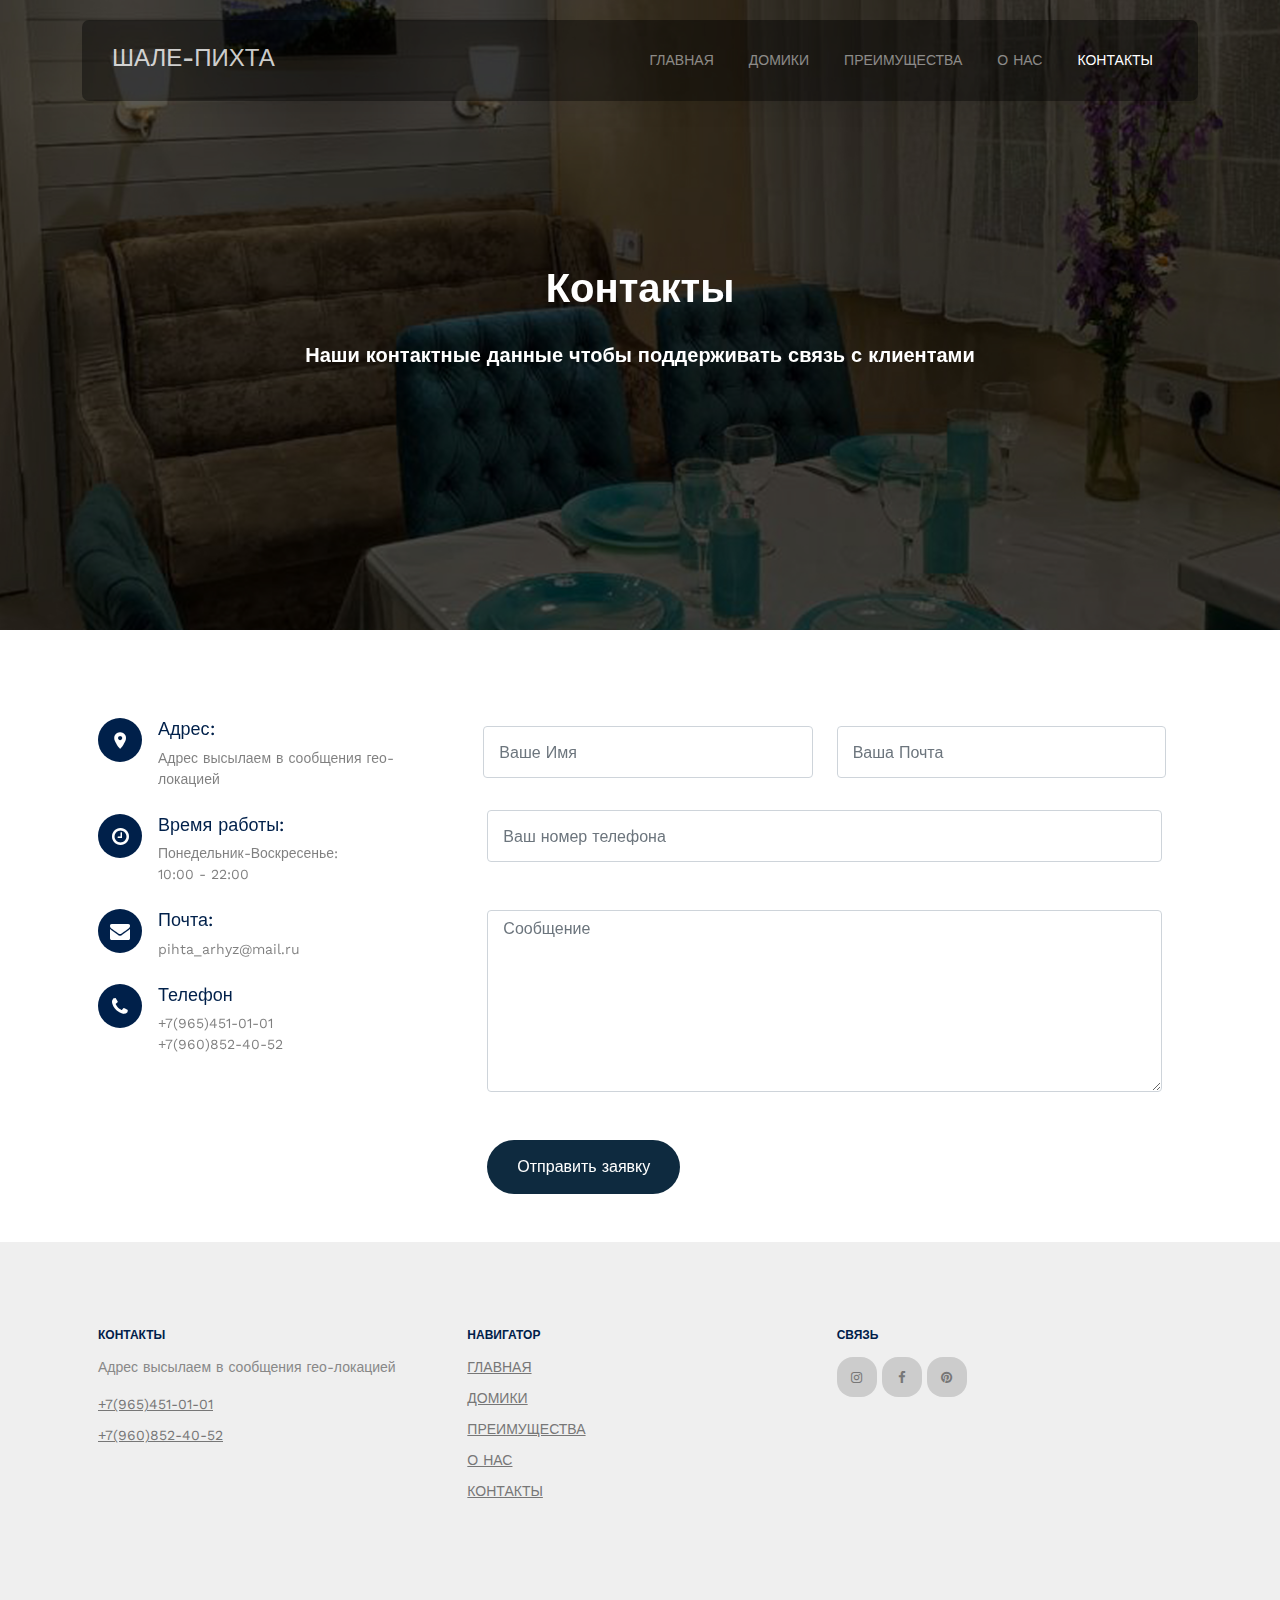
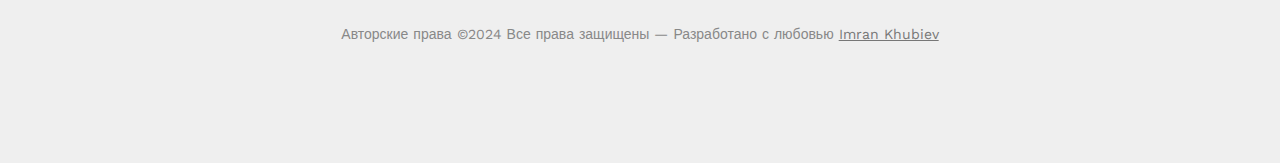
<file: contact.html>
<!Doctype html>
<html lang="en">
<head>
	<meta charset="utf-8">
	<meta name="viewport" content="width=device-width, initial-scale=1">
	<meta name="author" content="Untree.co">
	<link rel="shortcut icon" href="logo-arhiz13.png">

	<meta name="description" content="" />
	<meta name="keywords" content="bootstrap, bootstrap5" />
	
	<link rel="preconnect" href="https://fonts.googleapis.com">
	<link rel="preconnect" href="https://fonts.gstatic.com" crossorigin>
	<link href="https://fonts.googleapis.com/css2?family=Work+Sans:wght@400;500;600;700&display=swap" rel="stylesheet">


	<link rel="stylesheet" href="fonts/icomoon/style.css">
	<link rel="stylesheet" href="fonts/flaticon/font/flaticon.css">

	<link rel="stylesheet" href="css/tiny-slider.css">
	<link rel="stylesheet" href="css/aos.css">
	<link rel="stylesheet" href="css/style.css">

	<title>ШАЛЕ-ПИХТА</title>
</head>
<body>

	<div class="site-mobile-menu site-navbar-target">
		<div class="site-mobile-menu-header">
			<div class="site-mobile-menu-close">
				<span class="icofont-close js-menu-toggle"></span>
			</div>
		</div>
		<div class="site-mobile-menu-body"></div>
	</div>

	<nav class="site-nav">
		<div class="container">
			<div class="menu-bg-wrap">
				<div class="site-navigation">
					<a href="index.html" class="logo m-0 float-start">ШАЛЕ-ПИХТА</a>

					<ul class="js-clone-nav d-none d-lg-inline-block text-start site-menu float-end">
						<li><a href="index.html">ГЛАВНАЯ</a></li>
						<li><a href="properties.html">ДОМИКИ</a></li>
						<li><a href="services.html">ПРЕИМУЩЕСТВА</a></li>
						<li><a href="about.html">О НАС</a></li>
						<li class="active"><a href="contact.html">КОНТАКТЫ</a></li>
					</ul>

					<a href="#" class="burger light me-auto float-end mt-1 site-menu-toggle js-menu-toggle d-inline-block d-lg-none" data-toggle="collapse" data-target="#main-navbar">
						<span></span>
					</a>

				</div>
			</div>
		</div>
	</nav>

	<div class="hero page-inner overlay" style="background-image: url('images/slider_22.jpg');">

		<div class="container">
			<div class="row justify-content-center align-items-center">
				<div class="col-lg-9 text-center mt-5">
					<h1 class="heading mk_best" data-aos="fade-up">Контакты</h1>
					<h6 class="heading mk1" data-aos="fade-up">Наши контактные данные чтобы поддерживать связь с клиентами</h6>
					<nav aria-label="breadcrumb" data-aos="fade-up" data-aos-delay="200">
						<ol class="breadcrumb text-center justify-content-center">
						</ol>
					</nav>
				</div>
			</div>
		</div>
	</div>


	<div class="section">
		<div class="container">
			<div class="row">
				<div class="col-lg-4 mb-5 mb-lg-0" data-aos="fade-up" data-aos-delay="100">
					<div class="contact-info">

						<div class="address mt-2">
							<i class="icon-room"></i>
							<h4 class="mb-2">Адрес:</h4>
							<p>Адрес высылаем в сообщения гео-локацией</p>
						</div>

						<div class="open-hours mt-4">
							<i class="icon-clock-o"></i>
							<h4 class="mb-2">Время работы:</h4>
							<p>
								Понедельник-Воскресенье:<br>
								10:00 - 22:00
							</p>
						</div>

						<div class="email mt-4">
							<i class="icon-envelope"></i>
							<h4 class="mb-2">Почта:</h4>
							<p>pihta_arhyz@mail.ru</p>
						</div>

						<div class="phone mt-4">
							<i class="icon-phone"></i>
							<h4 class="mb-2">Телефон</h4>
							<p>+7(965)451-01-01</p>
							<p>+7(960)852-40-52</p>
						</div>

					</div>
				</div>
				<div class="col-lg-8" data-aos="fade-up" data-aos-delay="200">
					<form action="#">
						<div class="row">
							<div class="col-6 mb-3">
								<input type="text" class="form-control" placeholder="Ваше Имя">
							</div>
							<div class="col-6 mb-3">
								<input type="email" class="form-control" placeholder="Ваша Почта">
							</div>
							<div class="col-12 mb-3">
								<input type="text" class="form-control" placeholder="Ваш номер телефона">
							</div>
							<div class="col-12 mb-3">
								<textarea name="" id="" cols="30" rows="7" class="form-control" placeholder="Сообщение"></textarea>
							</div>

							<div class="col-12">
								<input type="submit" value="Отправить заявку" class="btn btn-primary">
							</div>
						</div>
					</form>
				</div>
			</div>
		</div>
	</div> <!-- /.untree_co-section -->

	<div class="site-footer">
		<div class="container">
			
			<div class="row">
				<div class="col-lg-4">
					<div class="widget">
						<h3>Контакты</h3>
						<address>Адрес высылаем в сообщения гео-локацией</address>
						<ul class="list-unstyled links">
							<li><a href="tel://11234567890">+7(965)451-01-01</a></li>
							<li><a href="tel://11234567890">+7(960)852-40-52</a></li>
						</ul>
					</div> <!-- /.widget -->
				</div> <!-- /.col-lg-4 -->
				<div class="col-lg-4">
					<div class="widget">
						<h3>Навигатор</h3>
						<ul class="list-unstyled float-start links">
							<li><a href="index.html">ГЛАВНАЯ</a></li>
							<li><a href="properties.html">ДОМИКИ</a></li>
							<li><a href="services.html">ПРЕИМУЩЕСТВА</a></li>
							<li><a href="about.html">О НАС</a></li>
							<li><a href="contact.html">КОНТАКТЫ</a></li>
						</ul>
					</div> <!-- /.widget -->
				</div> <!-- /.col-lg-4 -->
				
				<div class="col-lg-4">
					<div class="widget">
						<h3>Связь</h3>
						<ul class="list-unstyled social">
							<li><a href="#"><span class="icon-instagram"></span></a></li>
							<li><a href="#"><span class="icon-facebook"></span></a></li>
							<li><a href="#"><span class="icon-pinterest"></span></a></li>
						</ul>
					</div> <!-- /.widget -->
				</div> <!-- /.col-lg-4 -->
			</div> <!-- /.row -->

			<div class="row mt-5">
				<div class="col-12 text-center">

            <p>Авторские права ©2024 Все права защищены — Разработано с любовью <a href="#">Imran Khubiev</a>
            </p>

          </div>
        </div>
      </div> <!-- /.container -->
    </div> <!-- /.site-footer -->


    <!-- Preloader -->
    <div id="overlayer"></div>
    <div class="loader">
    	<div class="spinner-border" role="status">
    		<span class="visually-hidden">Loading...</span>
    	</div>
    </div>


    <script src="js/bootstrap.bundle.min.js"></script>
    <script src="js/tiny-slider.js"></script>
    <script src="js/aos.js"></script>
    <script src="js/navbar.js"></script>
    <script src="js/counter.js"></script>
    <script src="js/custom.js"></script>
  </body>
  </html>
</file>
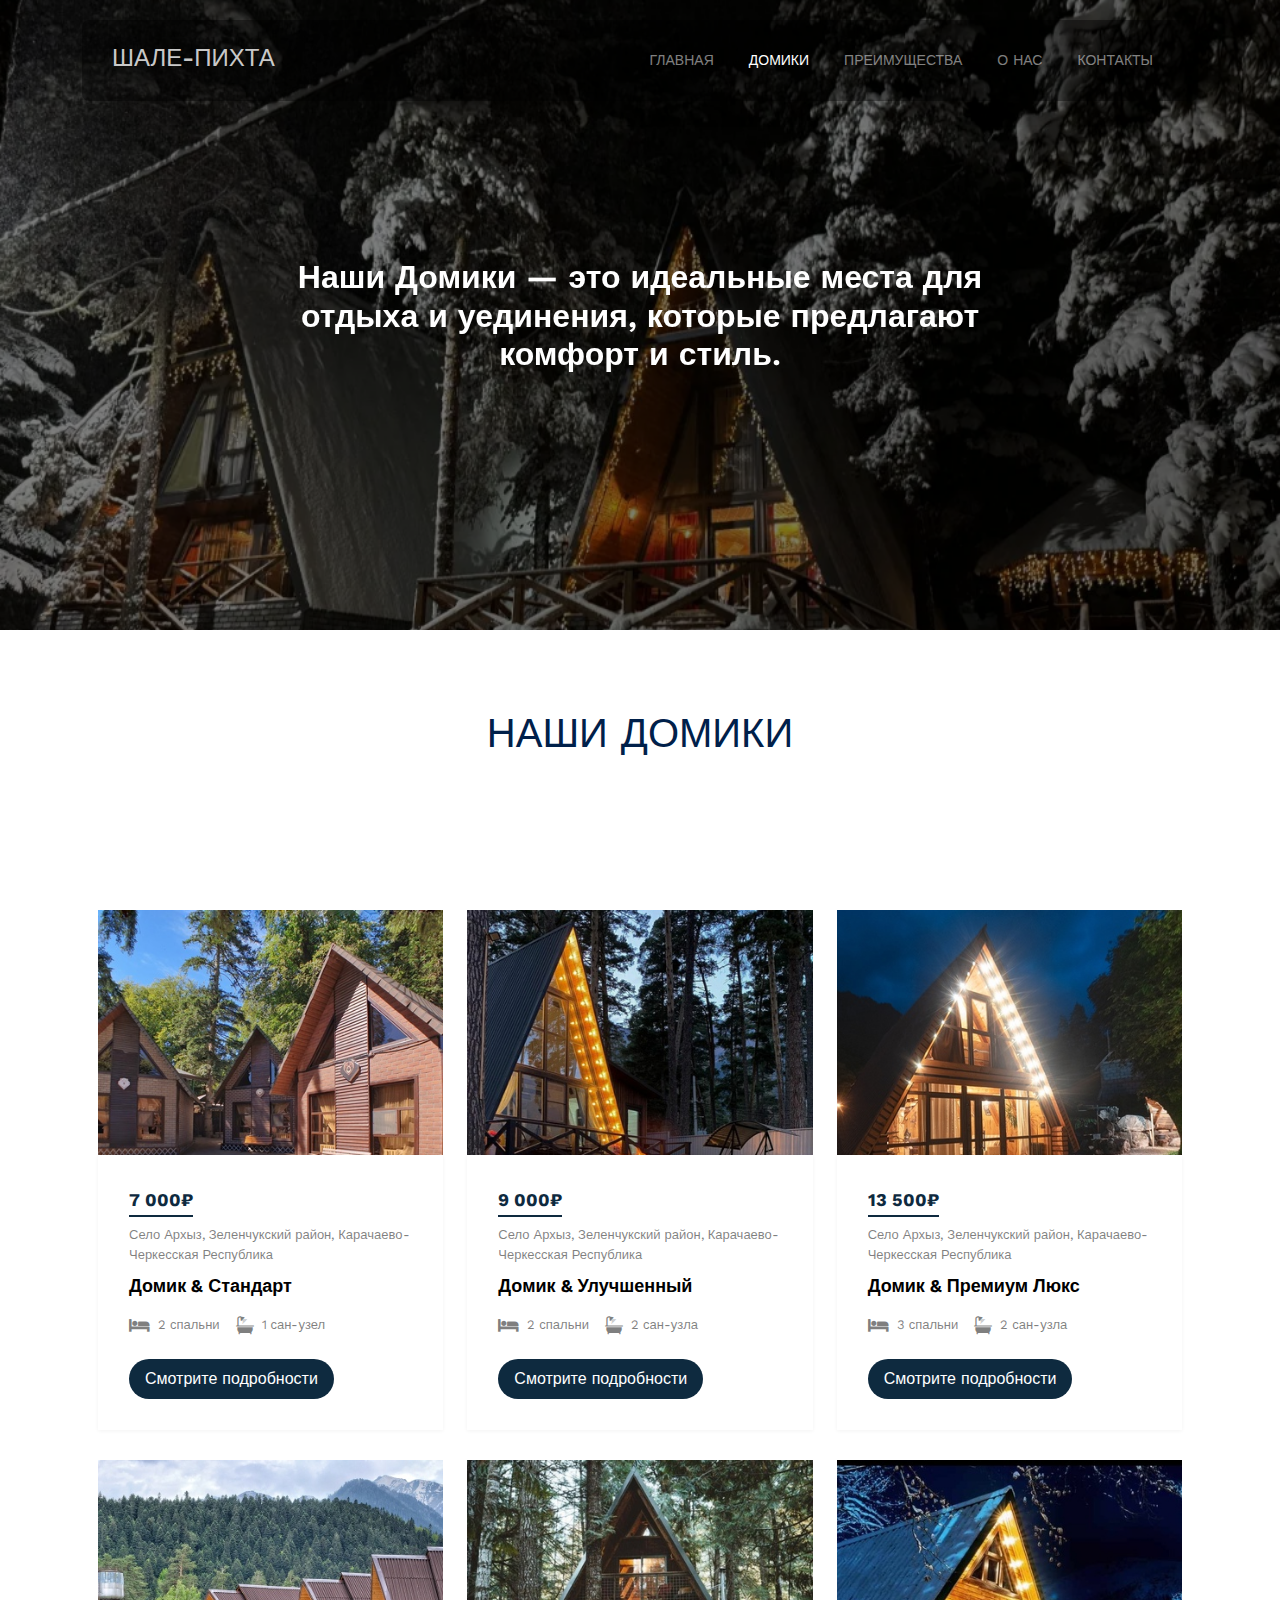
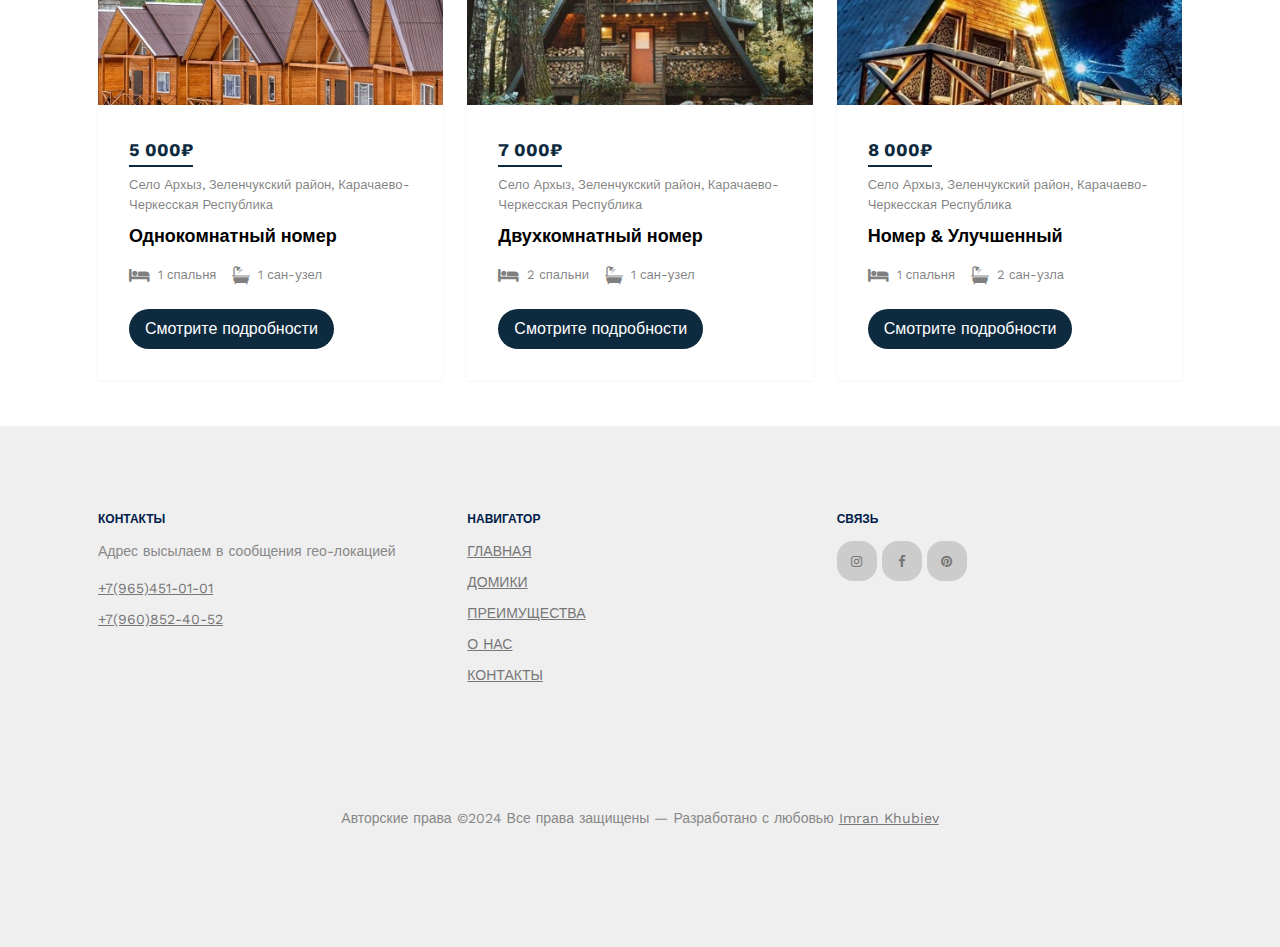
<file: properties.html>
<!Doctype html>
<html lang="en">
<head>
	<meta charset="utf-8">
	<meta name="viewport" content="width=device-width, initial-scale=1">
	<meta name="author" content="Untree.co">
	<link rel="shortcut icon" href="logo-arhiz13.png">

	<meta name="description" content="" />
	<meta name="keywords" content="bootstrap, bootstrap5" />
	
	<link rel="preconnect" href="https://fonts.googleapis.com">
	<link rel="preconnect" href="https://fonts.gstatic.com" crossorigin>
	<link href="https://fonts.googleapis.com/css2?family=Work+Sans:wght@400;500;600;700&display=swap" rel="stylesheet">


	<link rel="stylesheet" href="fonts/icomoon/style.css">
	<link rel="stylesheet" href="fonts/flaticon/font/flaticon.css">

	<link rel="stylesheet" href="css/tiny-slider.css">
	<link rel="stylesheet" href="css/aos.css">
	<link rel="stylesheet" href="css/style.css">

	<title>ШАЛЕ-ПИХТА</title>
</head>
<body>

	<div class="site-mobile-menu site-navbar-target">
		<div class="site-mobile-menu-header">
			<div class="site-mobile-menu-close">
				<span class="icofont-close js-menu-toggle"></span>
			</div>
		</div>
		<div class="site-mobile-menu-body"></div>
	</div>

	<nav class="site-nav">
		<div class="container">
			<div class="menu-bg-wrap">
				<div class="site-navigation">
					<a href="index.html" class="logo m-0 float-start">ШАЛЕ-ПИХТА</a>
					
					<ul class="js-clone-nav d-none d-lg-inline-block text-start site-menu float-end">
						<li><a href="index.html">ГЛАВНАЯ</a></li>
						<li class="active"><a href="properties.html">ДОМИКИ</a></li>
						<li><a href="services.html">ПРЕИМУЩЕСТВА</a></li>
						<li><a href="about.html">О НАС</a></li>
						<li><a href="contact.html">КОНТАКТЫ</a></li>
					</ul>

					<a href="#" class="burger light me-auto float-end mt-1 site-menu-toggle js-menu-toggle d-inline-block d-lg-none" data-toggle="collapse" data-target="#main-navbar">
						<span></span>
					</a>

				</div>
			</div>
		</div>
	</nav>

	<div class="hero page-inner overlay" style="background-image: url('images/кайф.PNG');">

		<div class="container">
			<div class="row justify-content-center align-items-center">
				<div class="col-lg-9 text-center mt-5">
					<h1 class="heading" data-aos="fade-up">Наши Домики — это идеальные места для отдыха и уединения, которые предлагают комфорт и стиль.</h1>

					<nav aria-label="breadcrumb" data-aos="fade-up" data-aos-delay="200">
						<ol class="breadcrumb text-center justify-content-center">
						</ol>
					</nav>
				</div>
			</div>
		</div>
	</div>


	<div class="section">
		<div class="container">
			<div class="row mb-5 align-items-center">
				<div class="col-lg-6 text-center mx-auto">
					<h1 class="font-weight-bold text-primary heading">НАШИ ДОМИКИ</h1>
				</div>			
			</div>
		</div>
	</div>


	<div class="section section-properties">
		<div class="container">
			<div class="row">
				<div class="col-xs-12 col-sm-6 col-md-6 col-lg-4">
					<div class="property-item mb-30">

						<a href="property-single.html" class="img">
							<img src="images/-tItzxN-ohY.jpg" alt="Image" class="img-fluid">
						</a>

						<div class="property-content">
							<div class="price mb-2"><span>7 000₽</span></div>
							<div>
								<span class="d-block mb-2 text-black-50">Село Архыз, Зеленчукский район, Карачаево-Черкесская Республика</span>
								<span class="city d-block mb-3">Домик & Стандарт</span>

								<div class="specs d-flex mb-4">
									<span class="d-block d-flex align-items-center me-3">
										<span class="icon-bed me-2"></span>
										<span class="caption">2 спальни</span>
									</span>
									<span class="d-block d-flex align-items-center">
										<span class="icon-bath me-2"></span>
										<span class="caption">1 сан-узел</span>
									</span>
								</div>

								<a href="property-single.html" class="btn btn-primary py-2 px-3">Смотрите подробности</a>
							</div>
						</div>
					</div> <!-- .item -->
				</div>
				<div class="col-xs-12 col-sm-6 col-md-6 col-lg-4">
					<div class="property-item mb-30">

						<a href="property-singl(2).html" class="img">
							<img src="images/7zEgNxZ23nI0tz3tCRnOp1v1o7EYho5LzjZ2Lw18TDXE_pQIKfFjHwmvndKMIcdd1fRVbXZqTZL1ej_IlGPN8wfm.jpg" alt="Image" class="img-fluid">
						</a>

						<div class="property-content">
							<div class="price mb-2"><span>9 000₽</span></div>
							<div>
								<span class="d-block mb-2 text-black-50">Село Архыз, Зеленчукский район, Карачаево-Черкесская Республика</span>
								<span class="city d-block mb-3">Домик & Улучшенный</span>

								<div class="specs d-flex mb-4">
									<span class="d-block d-flex align-items-center me-3">
										<span class="icon-bed me-2"></span>
										<span class="caption">2 спальни</span>
									</span>
									<span class="d-block d-flex align-items-center">
										<span class="icon-bath me-2"></span>
										<span class="caption">2 сан-узла</span>
									</span>
								</div>

								<a href="property-singl(2).html" class="btn btn-primary py-2 px-3">Смотрите подробности</a>
							</div>
						</div>
					</div> <!-- .item -->
				</div>
				<div class="col-xs-12 col-sm-6 col-md-6 col-lg-4">
					<div class="property-item mb-30">

						<a href="property-singl(3).html" class="img">
							<img src="images/AGNOFh4twT1Ghanscy4FbxtvLoog3xRgwdcQLoKdHsb_aQDdLQ6zqr1sZQe4f4VeLmC1qLUyJeE8nAaa2CZkwJIw.jpg" alt="Image" class="img-fluid">
						</a>

						<div class="property-content">
							<div class="price mb-2"><span>13 500₽</span></div>
							<div>
								<span class="d-block mb-2 text-black-50">Село Архыз, Зеленчукский район, Карачаево-Черкесская Республика</span>
								<span class="city d-block mb-3">Домик & Премиум Люкс</span>

								<div class="specs d-flex mb-4">
									<span class="d-block d-flex align-items-center me-3">
										<span class="icon-bed me-2"></span>
										<span class="caption">3 спальни</span>
									</span>
									<span class="d-block d-flex align-items-center">
										<span class="icon-bath me-2"></span>
										<span class="caption">2 сан-узла</span>
									</span>
								</div>

								<a href="property-singl(3).html" class="btn btn-primary py-2 px-3">Смотрите подробности</a>
							</div>
						</div>
					</div> <!-- .item -->
				</div>


				<div class="col-xs-12 col-sm-6 col-md-6 col-lg-4">
					<div class="property-item mb-30">

						<a href="property-singl(4).html" class="img">
							<img src="images/ZM6hvkwPV_GNpn8qWAgc9TOvVydcyxC_wqDKXH9P3IUZxaFKrfCTEggG0OumA-goxIKHVjui.jpg" alt="Image" class="img-fluid">
						</a>

						<div class="property-content">
							<div class="price mb-2"><span>5 000₽</span></div>
							<div>
								<span class="d-block mb-2 text-black-50">Село Архыз, Зеленчукский район, Карачаево-Черкесская Республика</span>
								<span class="city d-block mb-3">Однокомнатный номер</span>

								<div class="specs d-flex mb-4">
									<span class="d-block d-flex align-items-center me-3">
										<span class="icon-bed me-2"></span>
										<span class="caption">1 спальня</span>
									</span>
									<span class="d-block d-flex align-items-center">
										<span class="icon-bath me-2"></span>
										<span class="caption">1 сан-узел</span>
									</span>
								</div>

								<a href="property-singl(4).html" class="btn btn-primary py-2 px-3">Смотрите подробности</a>
							</div>
						</div>
					</div> <!-- .item -->
				</div>
				<div class="col-xs-12 col-sm-6 col-md-6 col-lg-4">
					<div class="property-item mb-30">

						<a href="property-singl(5).html" class="img">
							<img src="images/pTnBtcGv_o7TbD3xLyfAzHPW53HbTQEY9iIvBkRhfGeb9CUlxfkwI_48fC1PzAExawyvGlL3ZeoOoCMuDb6_4gP8.jpg" alt="Image" class="img-fluid">
						</a>

						<div class="property-content">
							<div class="price mb-2"><span>7 000₽</span></div>
							<div>
								<span class="d-block mb-2 text-black-50">Село Архыз, Зеленчукский район, Карачаево-Черкесская Республика</span>
								<span class="city d-block mb-3">Двухкомнатный номер</span>

								<div class="specs d-flex mb-4">
									<span class="d-block d-flex align-items-center me-3">
										<span class="icon-bed me-2"></span>
										<span class="caption">2 спальни</span>
									</span>
									<span class="d-block d-flex align-items-center">
										<span class="icon-bath me-2"></span>
										<span class="caption">1 сан-узел</span>
									</span>
								</div>

								<a href="property-singl(5).html" class="btn btn-primary py-2 px-3">Смотрите подробности</a>
							</div>
						</div>
					</div> <!-- .item -->
				</div>
				<div class="col-xs-12 col-sm-6 col-md-6 col-lg-4">
					<div class="property-item mb-30">

						<a href="property-singl(6).html" class="img">
							<img src="images/VM78FrqZSXc4QoeVQJCrKChPDCofz1DxEgcyXho1BO6c4eYBN-73-4XWWuEw9N-CtZriU4AzmhY6IxdzMmF0DUam.jpg" alt="Image" class="img-fluid">
						</a>

						<div class="property-content">
							<div class="price mb-2"><span>8 000₽</span></div>
							<div>
								<span class="d-block mb-2 text-black-50">Село Архыз, Зеленчукский район, Карачаево-Черкесская Республика</span>
								<span class="city d-block mb-3">Номер & Улучшенный</span>

								<div class="specs d-flex mb-4">
									<span class="d-block d-flex align-items-center me-3">
										<span class="icon-bed me-2"></span>
										<span class="caption">1 спальня</span>
									</span>
									<span class="d-block d-flex align-items-center">
										<span class="icon-bath me-2"></span>
										<span class="caption">2 сан-узла</span>
									</span>
								</div>

								<a href="property-singl(6).html" class="btn btn-primary py-2 px-3">Смотрите подробности</a>
							</div>
						</div>
					</div> <!-- .item -->
				</div>
			</div>
		</div>
	</div>

	<div class="site-footer">
		<div class="container">
			
			<div class="row">
				<div class="col-lg-4">
					<div class="widget">
						<h3>Контакты</h3>
						<address>Адрес высылаем в сообщения гео-локацией</address>
						<ul class="list-unstyled links">
							<li><a href="tel://11234567890">+7(965)451-01-01</a></li>
							<li><a href="tel://11234567890">+7(960)852-40-52</a></li>
						</ul>
					</div> <!-- /.widget -->
				</div> <!-- /.col-lg-4 -->
				<div class="col-lg-4">
					<div class="widget">
						<h3>Навигатор</h3>
						<ul class="list-unstyled float-start links">
							<li><a href="index.html">ГЛАВНАЯ</a></li>
							<li><a href="properties.html">ДОМИКИ</a></li>
							<li><a href="services.html">ПРЕИМУЩЕСТВА</a></li>
							<li><a href="about.html">О НАС</a></li>
							<li><a href="contact.html">КОНТАКТЫ</a></li>
						</ul>
					</div> <!-- /.widget -->
				</div> <!-- /.col-lg-4 -->
				
				<div class="col-lg-4">
					<div class="widget">
						<h3>Связь</h3>
						<ul class="list-unstyled social">
							<li><a href="#"><span class="icon-instagram"></span></a></li>
							<li><a href="#"><span class="icon-facebook"></span></a></li>
							<li><a href="#"><span class="icon-pinterest"></span></a></li>
						</ul>
					</div> <!-- /.widget -->
				</div> <!-- /.col-lg-4 -->
			</div> <!-- /.row -->

			<div class="row mt-5">
				<div class="col-12 text-center">

            <p>Авторские права ©2024 Все права защищены — Разработано с любовью <a href="#">Imran Khubiev</a>
            </p>

          </div>
        </div>
      </div> <!-- /.container -->
    </div> <!-- /.site-footer -->


    <!-- Preloader -->
    <div id="overlayer"></div>
    <div class="loader">
    	<div class="spinner-border" role="status">
    		<span class="visually-hidden">Loading...</span>
    	</div>
    </div>


    <script src="js/bootstrap.bundle.min.js"></script>
    <script src="js/tiny-slider.js"></script>
    <script src="js/aos.js"></script>
    <script src="js/navbar.js"></script>
    <script src="js/counter.js"></script>
    <script src="js/custom.js"></script>
  </body>
  </html>
</file>
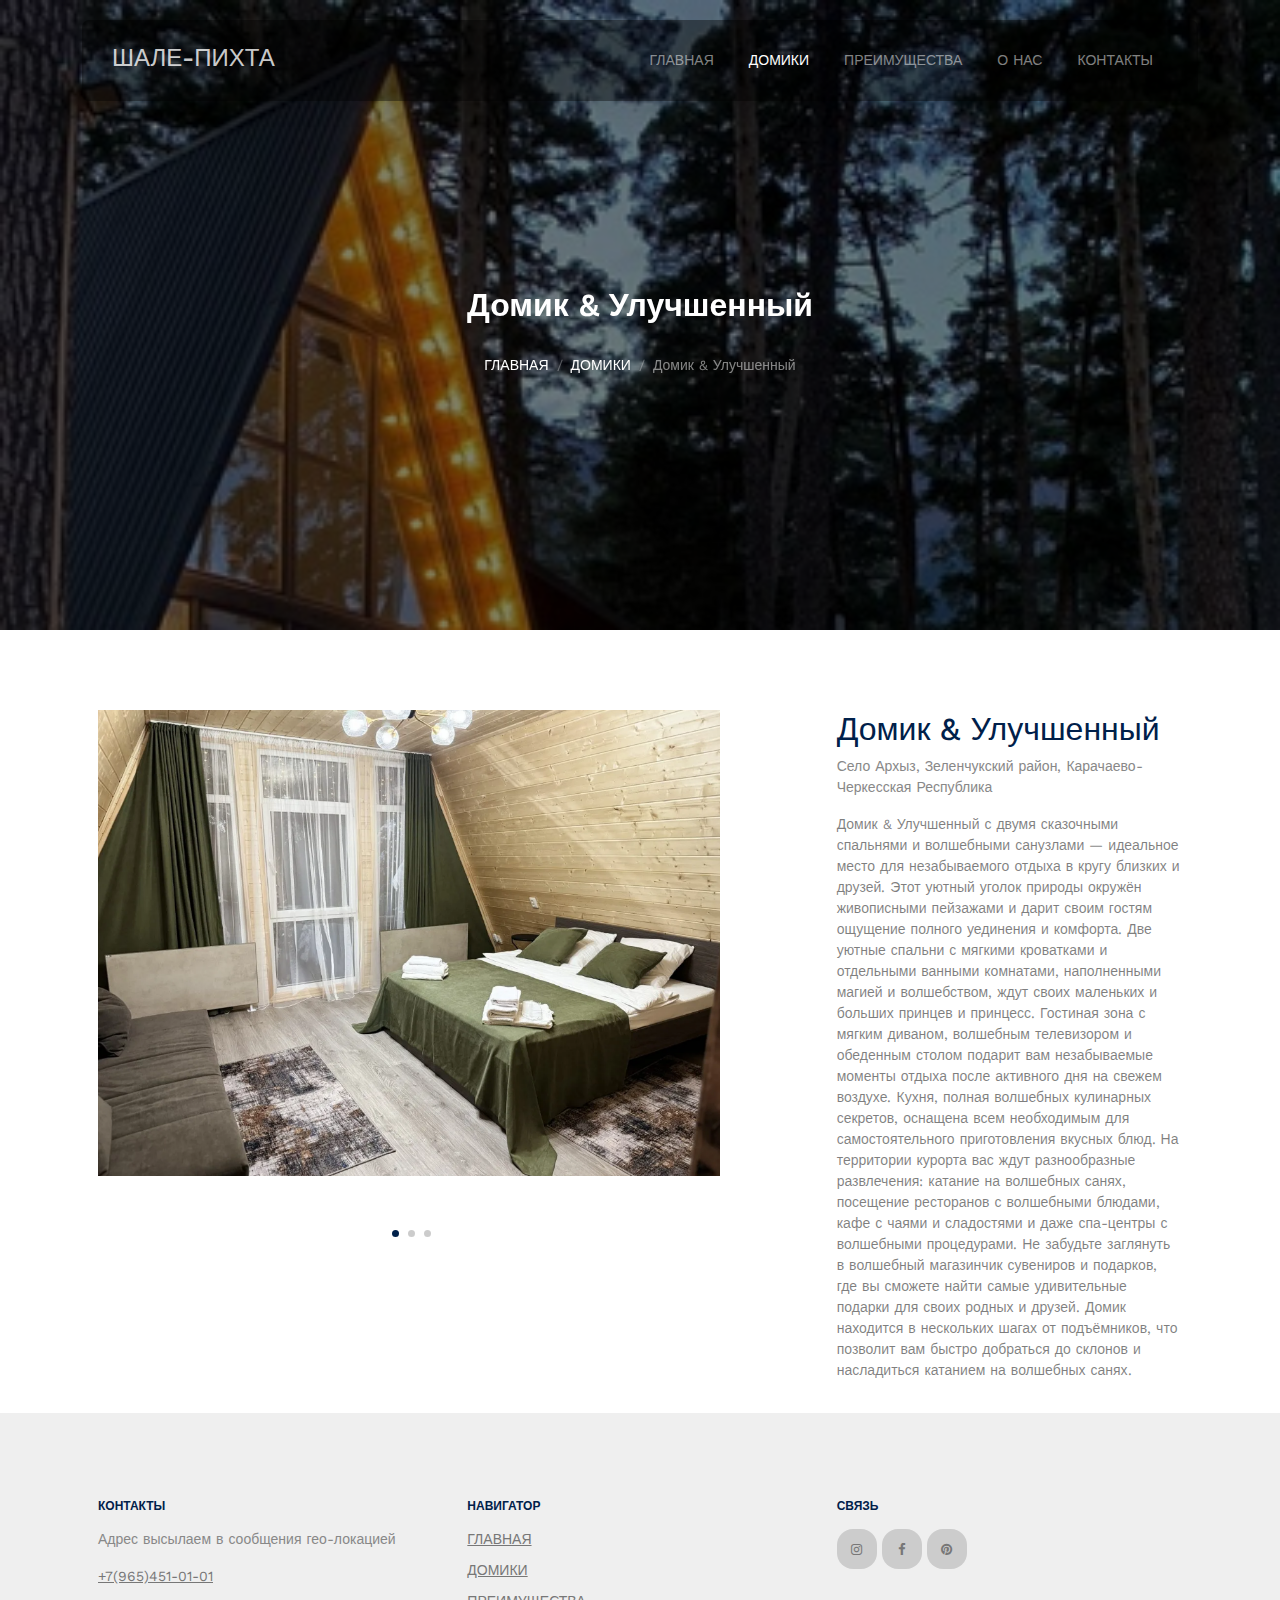
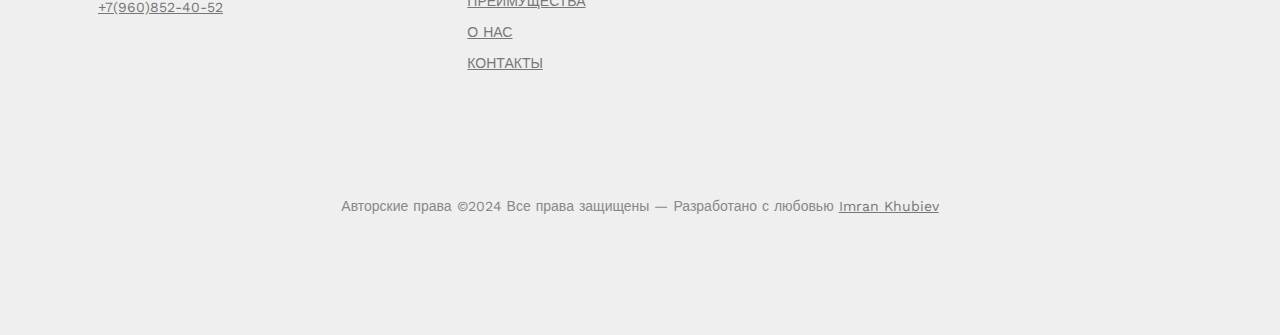
<file: property-singl(2).html>
<!Doctype html>
<html lang="en">
<head>
	<meta charset="utf-8">
	<meta name="viewport" content="width=device-width, initial-scale=1">
	<meta name="author" content="Untree.co">
	<link rel="shortcut icon" href="logo-arhiz13.png">

	<meta name="description" content="" />
	<meta name="keywords" content="bootstrap, bootstrap5" />
	
	<link rel="preconnect" href="https://fonts.googleapis.com">
	<link rel="preconnect" href="https://fonts.gstatic.com" crossorigin>
	<link href="https://fonts.googleapis.com/css2?family=Work+Sans:wght@400;500;600;700&display=swap" rel="stylesheet">


	<link rel="stylesheet" href="fonts/icomoon/style.css">
	<link rel="stylesheet" href="fonts/flaticon/font/flaticon.css">

	<link rel="stylesheet" href="css/tiny-slider.css">
	<link rel="stylesheet" href="css/aos.css">
	<link rel="stylesheet" href="css/style.css">

	<title>ШАЛЕ-ПИХТА</title>
</head>
<body>

	<div class="site-mobile-menu site-navbar-target">
		<div class="site-mobile-menu-header">
			<div class="site-mobile-menu-close">
				<span class="icofont-close js-menu-toggle"></span>
			</div>
		</div>
		<div class="site-mobile-menu-body"></div>
	</div>

	<nav class="site-nav">
		<div class="container">
			<div class="menu-bg-wrap">
				<div class="site-navigation">
					<a href="index.html" class="logo m-0 float-start">ШАЛЕ-ПИХТА</a>

					<ul class="js-clone-nav d-none d-lg-inline-block text-start site-menu float-end">
						<li><a href="index.html">ГЛАВНАЯ</a></li>
						<li class="active"><a href="properties.html">ДОМИКИ</a></li>
						<li><a href="services.html">ПРЕИМУЩЕСТВА</a></li>
						<li><a href="about.html">О НАС</a></li>
						<li><a href="contact.html">КОНТАКТЫ</a></li>
					</ul>

					<a href="#" class="burger light me-auto float-end mt-1 site-menu-toggle js-menu-toggle d-inline-block d-lg-none" data-toggle="collapse" data-target="#main-navbar">
						<span></span>
					</a>

				</div>
			</div>
		</div>
	</nav>


	<div class="hero page-inner overlay" style="background-image: url('images/7zEgNxZ23nI0tz3tCRnOp1v1o7EYho5LzjZ2Lw18TDXE_pQIKfFjHwmvndKMIcdd1fRVbXZqTZL1ej_IlGPN8wfm.jpg');">

		<div class="container">
			<div class="row justify-content-center align-items-center">
				<div class="col-lg-9 text-center mt-5">
					<h1 class="heading" data-aos="fade-up">Домик & Улучшенный</h1>

					<nav aria-label="breadcrumb" data-aos="fade-up" data-aos-delay="200">
						<ol class="breadcrumb text-center justify-content-center">
							<li class="breadcrumb-item "><a href="index.html">ГЛАВНАЯ</a></li>
							<li class="breadcrumb-item "><a href="properties.html">ДОМИКИ</a></li>
							<li class="breadcrumb-item active text-white-50" aria-current="page">Домик & Улучшенный</li>
						</ol>
					</nav>


				</div>
			</div>


		</div>
	</div>


	<div class="section">
		<div class="container">
			<div class="row justify-content-between">
				<div class="col-lg-7">
					<div class="img-property-slide-wrap">
						<div class="img-property-slide">
							<img src="images/дрыхальня 2.PNG" alt="Image" class="img-fluid">
							<img src="images/дрыхальня.PNG" alt="Image" class="img-fluid">
							<img src="images/тубзик.PNG" alt="Image" class="img-fluid">
						</div>
					</div>
				</div>
				<div class="col-lg-4">
					<h2 class="heading text-primary">Домик & Улучшенный</h2>
					<p class="meta">Село Архыз, Зеленчукский район, Карачаево-Черкесская Республика</p>
					<p class="text-black-50">Домик & Улучшенный с двумя сказочными спальнями и волшебными санузлами — идеальное место для незабываемого отдыха в кругу близких и друзей. Этот уютный уголок природы окружён живописными пейзажами и дарит своим гостям ощущение полного уединения и комфорта.
						Две уютные спальни с мягкими кроватками и отдельными ванными комнатами, наполненными магией и волшебством, ждут своих маленьких и больших принцев и принцесс. Гостиная зона с мягким диваном, волшебным телевизором и обеденным столом подарит вам незабываемые моменты отдыха после активного дня на свежем воздухе. Кухня, полная волшебных кулинарных секретов, оснащена всем необходимым для самостоятельного приготовления вкусных блюд.
						На территории курорта вас ждут разнообразные развлечения: катание на волшебных санях, посещение ресторанов с волшебными блюдами, кафе с чаями и сладостями и даже спа-центры с волшебными процедурами.
						Не забудьте заглянуть в волшебный магазинчик сувениров и подарков, где вы сможете найти самые удивительные подарки для своих родных и друзей.
						Домик находится в нескольких шагах от подъёмников, что позволит вам быстро добраться до склонов и насладиться катанием на волшебных санях.</p>
				</div>
			</div>
		</div>
	</div>

	<div class="site-footer">
		<div class="container">
			
			<div class="row">
				<div class="col-lg-4">
					<div class="widget">
						<h3>Контакты</h3>
						<address>Адрес высылаем в сообщения гео-локацией</address>
						<ul class="list-unstyled links">
							<li><a href="tel://11234567890">+7(965)451-01-01</a></li>
							<li><a href="tel://11234567890">+7(960)852-40-52</a></li>
						</ul>
					</div> <!-- /.widget -->
				</div> <!-- /.col-lg-4 -->
				<div class="col-lg-4">
					<div class="widget">
						<h3>Навигатор</h3>
						<ul class="list-unstyled float-start links">
							<li><a href="index.html">ГЛАВНАЯ</a></li>
							<li><a href="properties.html">ДОМИКИ</a></li>
							<li><a href="services.html">ПРЕИМУЩЕСТВА</a></li>
							<li><a href="about.html">О НАС</a></li>
							<li><a href="contact.html">КОНТАКТЫ</a></li>
						</ul>
					</div> <!-- /.widget -->
				</div> <!-- /.col-lg-4 -->
				
				<div class="col-lg-4">
					<div class="widget">
						<h3>Связь</h3>
						<ul class="list-unstyled social">
							<li><a href="#"><span class="icon-instagram"></span></a></li>
							<li><a href="#"><span class="icon-facebook"></span></a></li>
							<li><a href="#"><span class="icon-pinterest"></span></a></li>
						</ul>
					</div> <!-- /.widget -->
				</div> <!-- /.col-lg-4 -->
			</div> <!-- /.row -->

			<div class="row mt-5">
				<div class="col-12 text-center">

            <p>Авторские права ©2024 Все права защищены — Разработано с любовью <a href="#">Imran Khubiev</a>
            </p>

          </div>
        </div>
      </div> <!-- /.container -->
    </div> <!-- /.site-footer -->


    <!-- Preloader -->
    <div id="overlayer"></div>
    <div class="loader">
    	<div class="spinner-border" role="status">
    		<span class="visually-hidden">Loading...</span>
    	</div>
    </div>


    <script src="js/bootstrap.bundle.min.js"></script>
    <script src="js/tiny-slider.js"></script>
    <script src="js/aos.js"></script>
    <script src="js/navbar.js"></script>
    <script src="js/counter.js"></script>
    <script src="js/custom.js"></script>
  </body>
  </html>
</file>
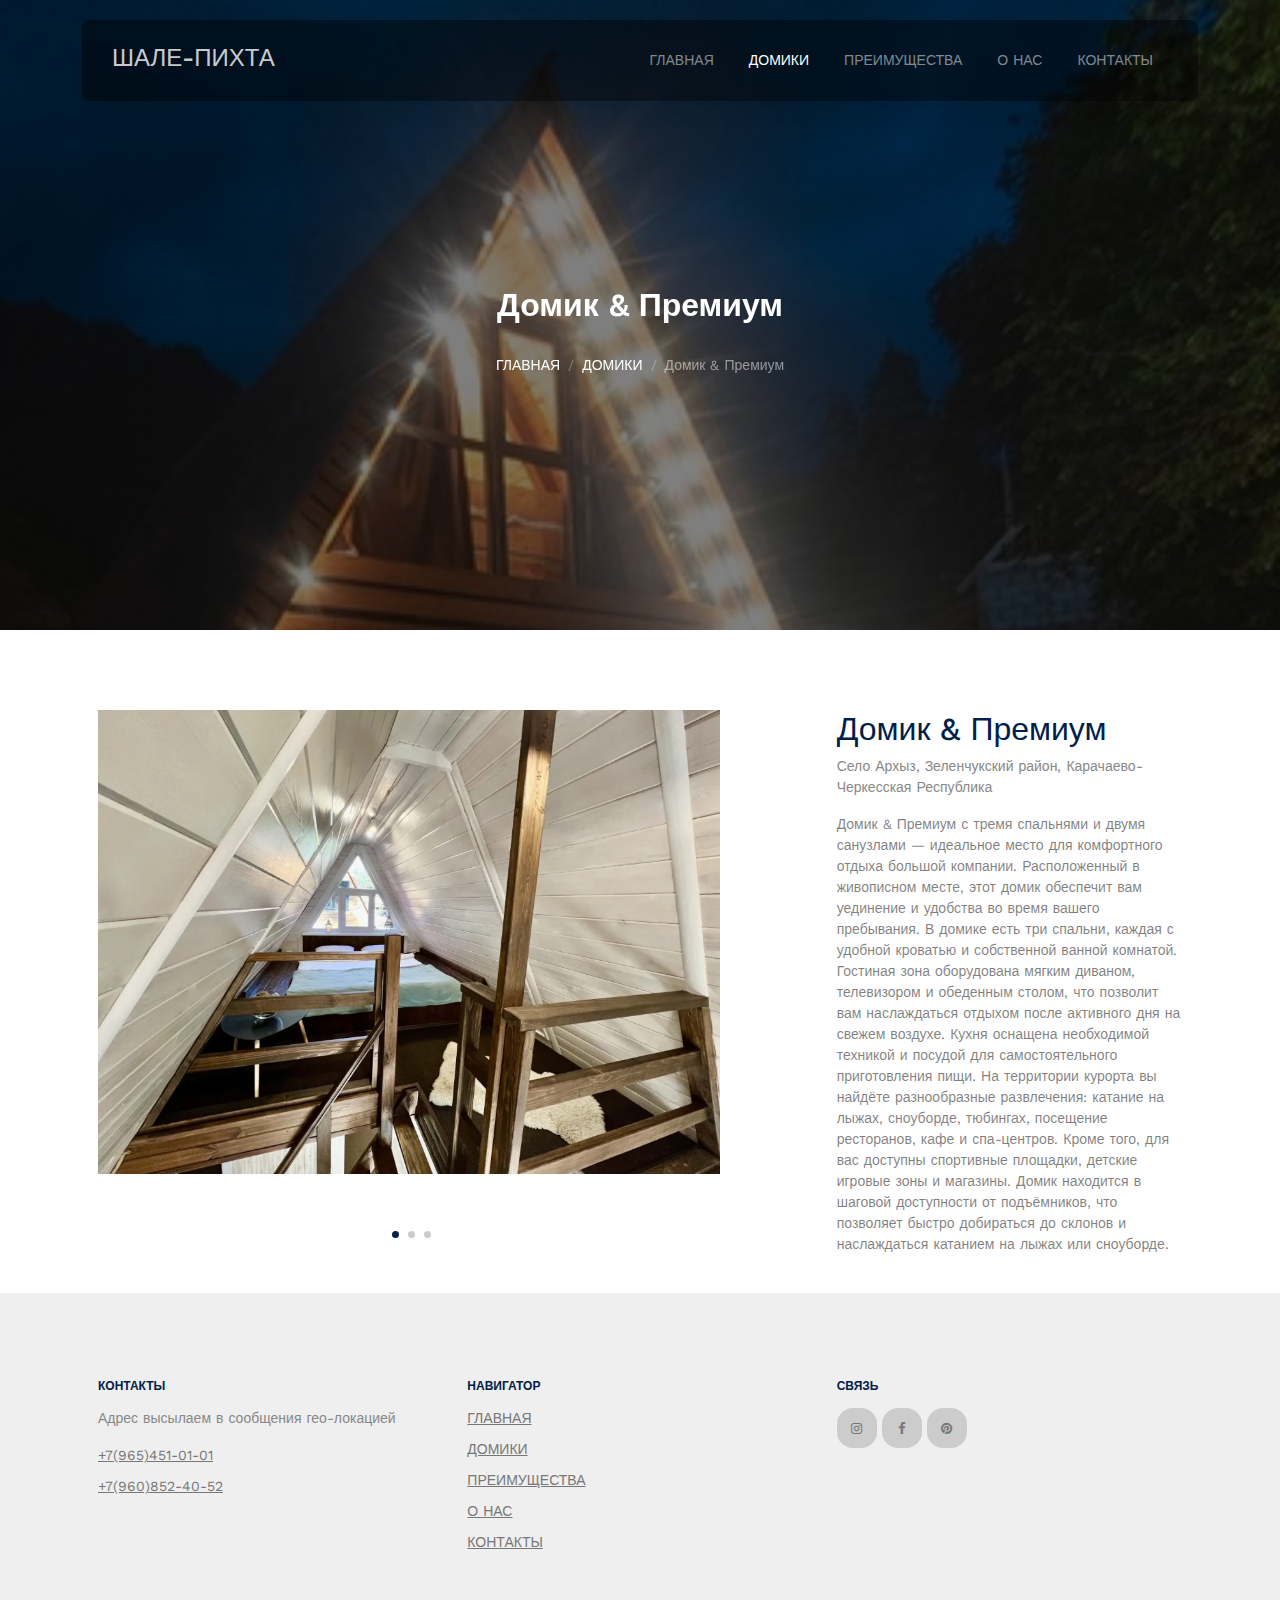
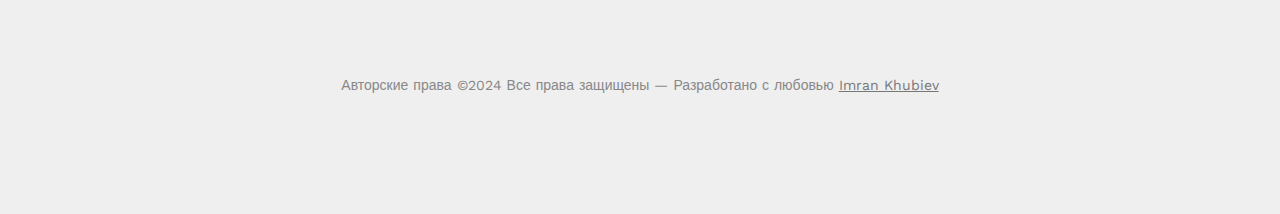
<file: property-singl(3).html>
<!Doctype html>
<html lang="en">
<head>
	<meta charset="utf-8">
	<meta name="viewport" content="width=device-width, initial-scale=1">
	<meta name="author" content="Untree.co">
	<link rel="shortcut icon" href="logo-arhiz13.png">

	<meta name="description" content="" />
	<meta name="keywords" content="bootstrap, bootstrap5" />
	
	<link rel="preconnect" href="https://fonts.googleapis.com">
	<link rel="preconnect" href="https://fonts.gstatic.com" crossorigin>
	<link href="https://fonts.googleapis.com/css2?family=Work+Sans:wght@400;500;600;700&display=swap" rel="stylesheet">


	<link rel="stylesheet" href="fonts/icomoon/style.css">
	<link rel="stylesheet" href="fonts/flaticon/font/flaticon.css">

	<link rel="stylesheet" href="css/tiny-slider.css">
	<link rel="stylesheet" href="css/aos.css">
	<link rel="stylesheet" href="css/style.css">

	<title>ШАЛЕ-ПИХТА</title>
</head>
<body>

	<div class="site-mobile-menu site-navbar-target">
		<div class="site-mobile-menu-header">
			<div class="site-mobile-menu-close">
				<span class="icofont-close js-menu-toggle"></span>
			</div>
		</div>
		<div class="site-mobile-menu-body"></div>
	</div>

	<nav class="site-nav">
		<div class="container">
			<div class="menu-bg-wrap">
				<div class="site-navigation">
					<a href="index.html" class="logo m-0 float-start">ШАЛЕ-ПИХТА</a>

					<ul class="js-clone-nav d-none d-lg-inline-block text-start site-menu float-end">
						<li><a href="index.html">ГЛАВНАЯ</a></li>
						<li class="active"><a href="properties.html">ДОМИКИ</a></li>
						<li><a href="services.html">ПРЕИМУЩЕСТВА</a></li>
						<li><a href="about.html">О НАС</a></li>
						<li><a href="contact.html">КОНТАКТЫ</a></li>
					</ul>

					<a href="#" class="burger light me-auto float-end mt-1 site-menu-toggle js-menu-toggle d-inline-block d-lg-none" data-toggle="collapse" data-target="#main-navbar">
						<span></span>
					</a>

				</div>
			</div>
		</div>
	</nav>


	<div class="hero page-inner overlay" style="background-image: url('images/AGNOFh4twT1Ghanscy4FbxtvLoog3xRgwdcQLoKdHsb_aQDdLQ6zqr1sZQe4f4VeLmC1qLUyJeE8nAaa2CZkwJIw.jpg');">

		<div class="container">
			<div class="row justify-content-center align-items-center">
				<div class="col-lg-9 text-center mt-5">
					<h1 class="heading" data-aos="fade-up">Домик & Премиум</h1>

					<nav aria-label="breadcrumb" data-aos="fade-up" data-aos-delay="200">
						<ol class="breadcrumb text-center justify-content-center">
							<li class="breadcrumb-item "><a href="index.html">ГЛАВНАЯ</a></li>
							<li class="breadcrumb-item "><a href="properties.html">ДОМИКИ</a></li>
							<li class="breadcrumb-item active text-white-50" aria-current="page">Домик & Премиум</li>
						</ol>
					</nav>


				</div>
			</div>


		</div>
	</div>


	<div class="section">
		<div class="container">
			<div class="row justify-content-between">
				<div class="col-lg-7">
					<div class="img-property-slide-wrap">
						<div class="img-property-slide">
							<img src="images/треу.PNG" alt="Image" class="img-fluid">
							<img src="images/гольник.PNG" alt="Image" class="img-fluid">
							<img src="images/тубзикс.PNG" alt="Image" class="img-fluid">
						</div>
					</div>
				</div>
				<div class="col-lg-4">
					<h2 class="heading text-primary">Домик & Премиум</h2>
					<p class="meta">Село Архыз, Зеленчукский район, Карачаево-Черкесская Республика</p>
					<p class="text-black-50">Домик & Премиум с тремя спальнями и двумя санузлами — идеальное место для комфортного отдыха большой компании. Расположенный в живописном месте, этот домик обеспечит вам уединение и удобства во время вашего пребывания.
                        В домике есть три спальни, каждая с удобной кроватью и собственной ванной комнатой. Гостиная зона оборудована мягким диваном, телевизором и обеденным столом, что позволит вам наслаждаться отдыхом после активного дня на свежем воздухе. Кухня оснащена необходимой техникой и посудой для самостоятельного приготовления пищи.
                        На территории курорта вы найдёте разнообразные развлечения: катание на лыжах, сноуборде, тюбингах, посещение ресторанов, кафе и спа-центров. Кроме того, для вас доступны спортивные площадки, детские игровые зоны и магазины.
                        Домик находится в шаговой доступности от подъёмников, что позволяет быстро добираться до склонов и наслаждаться катанием на лыжах или сноуборде.</p>
				</div>
			</div>
		</div>
	</div>

	<div class="site-footer">
		<div class="container">
			
			<div class="row">
				<div class="col-lg-4">
					<div class="widget">
						<h3>Контакты</h3>
						<address>Адрес высылаем в сообщения гео-локацией</address>
						<ul class="list-unstyled links">
							<li><a href="tel://11234567890">+7(965)451-01-01</a></li>
							<li><a href="tel://11234567890">+7(960)852-40-52</a></li>
						</ul>
					</div> <!-- /.widget -->
				</div> <!-- /.col-lg-4 -->
				<div class="col-lg-4">
					<div class="widget">
						<h3>Навигатор</h3>
						<ul class="list-unstyled float-start links">
							<li><a href="index.html">ГЛАВНАЯ</a></li>
							<li><a href="properties.html">ДОМИКИ</a></li>
							<li><a href="services.html">ПРЕИМУЩЕСТВА</a></li>
							<li><a href="about.html">О НАС</a></li>
							<li><a href="contact.html">КОНТАКТЫ</a></li>
						</ul>
					</div> <!-- /.widget -->
				</div> <!-- /.col-lg-4 -->
				
				<div class="col-lg-4">
					<div class="widget">
						<h3>Связь</h3>
						<ul class="list-unstyled social">
							<li><a href="#"><span class="icon-instagram"></span></a></li>
							<li><a href="#"><span class="icon-facebook"></span></a></li>
							<li><a href="#"><span class="icon-pinterest"></span></a></li>
						</ul>
					</div> <!-- /.widget -->
				</div> <!-- /.col-lg-4 -->
			</div> <!-- /.row -->

			<div class="row mt-5">
				<div class="col-12 text-center">

            <p>Авторские права ©2024 Все права защищены — Разработано с любовью <a href="#">Imran Khubiev</a>
            </p>

          </div>
        </div>
      </div> <!-- /.container -->
    </div> <!-- /.site-footer -->


    <!-- Preloader -->
    <div id="overlayer"></div>
    <div class="loader">
    	<div class="spinner-border" role="status">
    		<span class="visually-hidden">Loading...</span>
    	</div>
    </div>


    <script src="js/bootstrap.bundle.min.js"></script>
    <script src="js/tiny-slider.js"></script>
    <script src="js/aos.js"></script>
    <script src="js/navbar.js"></script>
    <script src="js/counter.js"></script>
    <script src="js/custom.js"></script>
  </body>
  </html>
</file>
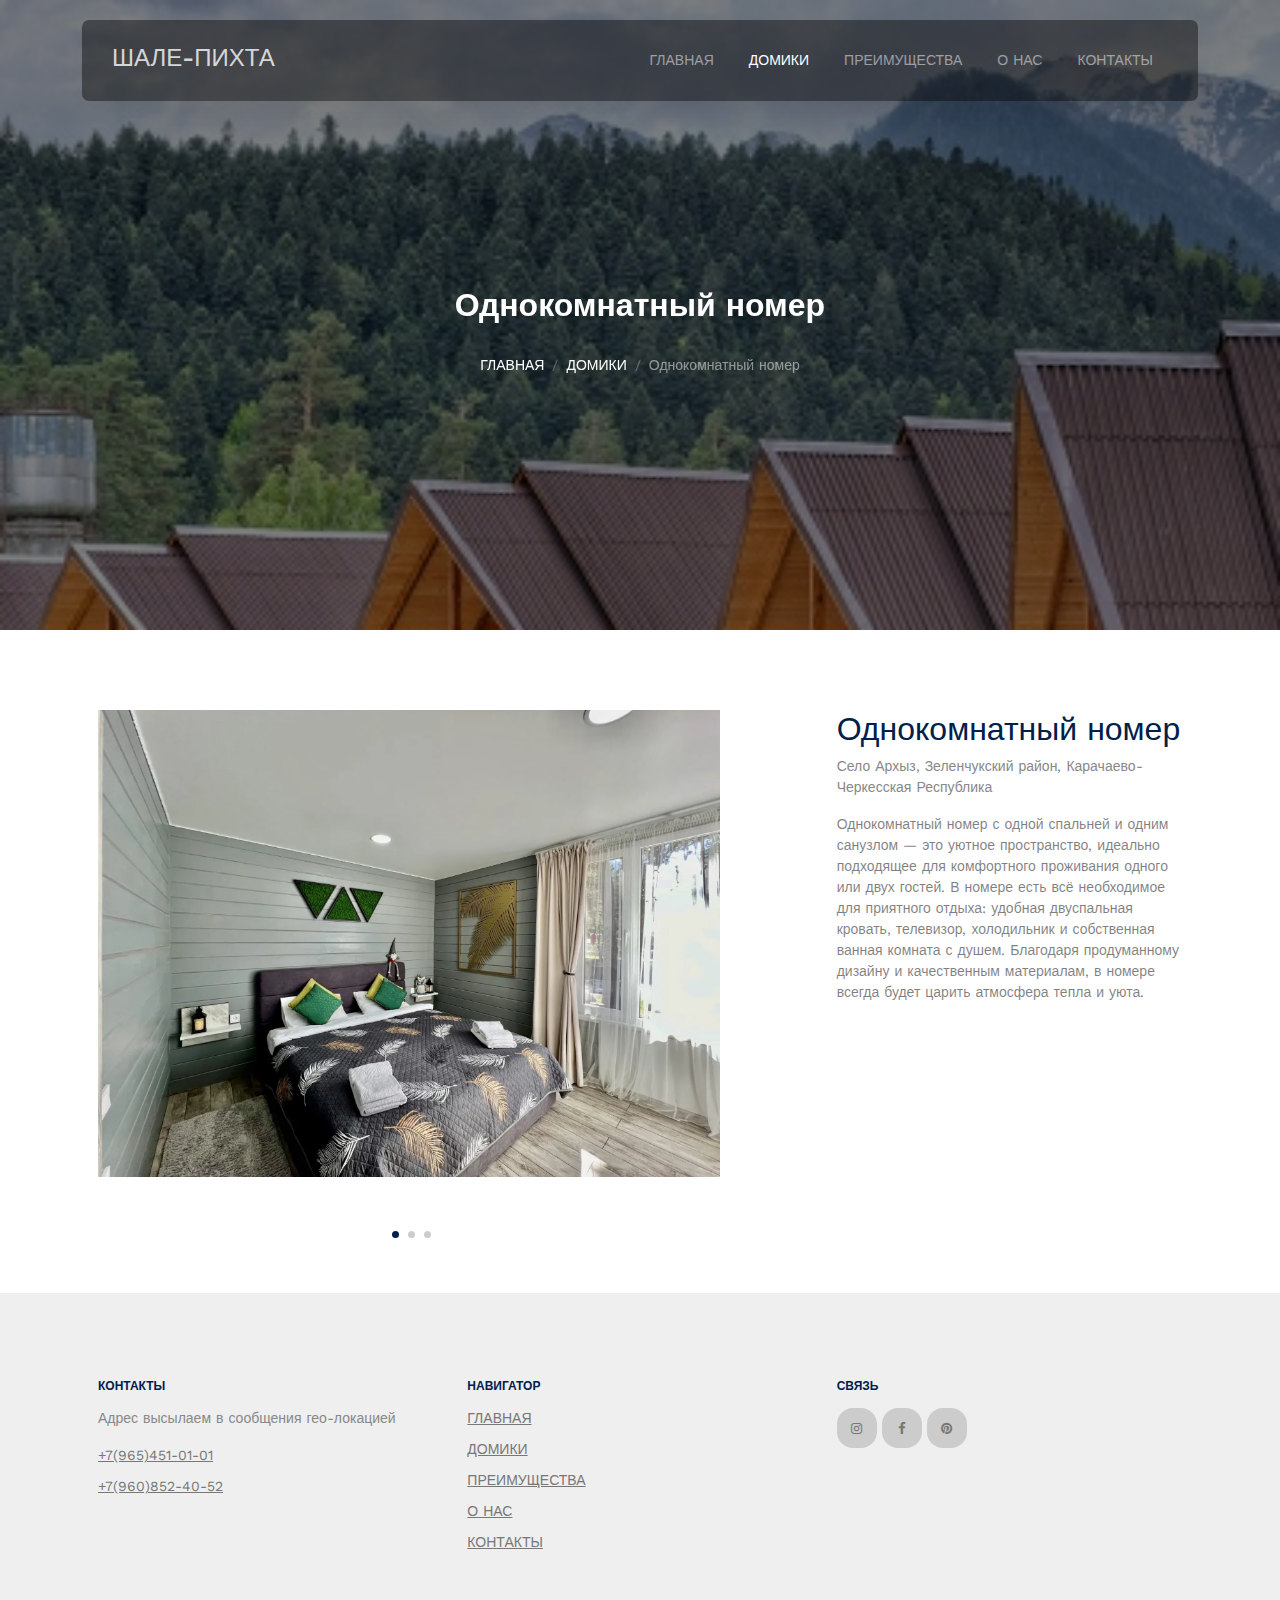
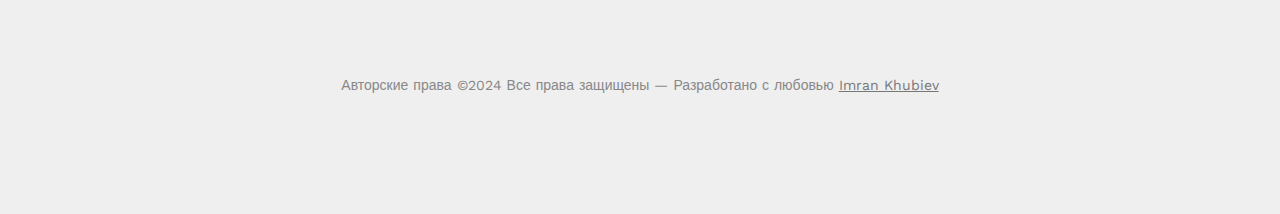
<file: property-singl(4).html>
<!Doctype html>
<html lang="en">
<head>
	<meta charset="utf-8">
	<meta name="viewport" content="width=device-width, initial-scale=1">
	<meta name="author" content="Untree.co">
	<link rel="shortcut icon" href="logo-arhiz13.png">

	<meta name="description" content="" />
	<meta name="keywords" content="bootstrap, bootstrap5" />
	
	<link rel="preconnect" href="https://fonts.googleapis.com">
	<link rel="preconnect" href="https://fonts.gstatic.com" crossorigin>
	<link href="https://fonts.googleapis.com/css2?family=Work+Sans:wght@400;500;600;700&display=swap" rel="stylesheet">


	<link rel="stylesheet" href="fonts/icomoon/style.css">
	<link rel="stylesheet" href="fonts/flaticon/font/flaticon.css">

	<link rel="stylesheet" href="css/tiny-slider.css">
	<link rel="stylesheet" href="css/aos.css">
	<link rel="stylesheet" href="css/style.css">

	<title>ШАЛЕ-ПИХТА</title>
</head>
<body>

	<div class="site-mobile-menu site-navbar-target">
		<div class="site-mobile-menu-header">
			<div class="site-mobile-menu-close">
				<span class="icofont-close js-menu-toggle"></span>
			</div>
		</div>
		<div class="site-mobile-menu-body"></div>
	</div>

	<nav class="site-nav">
		<div class="container">
			<div class="menu-bg-wrap">
				<div class="site-navigation">
					<a href="index.html" class="logo m-0 float-start">ШАЛЕ-ПИХТА</a>

					<ul class="js-clone-nav d-none d-lg-inline-block text-start site-menu float-end">
						<li><a href="index.html">ГЛАВНАЯ</a></li>
						<li class="active"><a href="properties.html">ДОМИКИ</a></li>
						<li><a href="services.html">ПРЕИМУЩЕСТВА</a></li>
						<li><a href="about.html">О НАС</a></li>
						<li><a href="contact.html">КОНТАКТЫ</a></li>
					</ul>

					<a href="#" class="burger light me-auto float-end mt-1 site-menu-toggle js-menu-toggle d-inline-block d-lg-none" data-toggle="collapse" data-target="#main-navbar">
						<span></span>
					</a>

				</div>
			</div>
		</div>
	</nav>


	<div class="hero page-inner overlay" style="background-image: url('images/ZM6hvkwPV_GNpn8qWAgc9TOvVydcyxC_wqDKXH9P3IUZxaFKrfCTEggG0OumA-goxIKHVjui.jpg');">

		<div class="container">
			<div class="row justify-content-center align-items-center">
				<div class="col-lg-9 text-center mt-5">
					<h1 class="heading" data-aos="fade-up">Однокомнатный номер</h1>

					<nav aria-label="breadcrumb" data-aos="fade-up" data-aos-delay="200">
						<ol class="breadcrumb text-center justify-content-center">
							<li class="breadcrumb-item "><a href="index.html">ГЛАВНАЯ</a></li>
							<li class="breadcrumb-item "><a href="properties.html">ДОМИКИ</a></li>
							<li class="breadcrumb-item active text-white-50" aria-current="page">Однокомнатный номер</li>
						</ol>
					</nav>


				</div>
			</div>


		</div>
	</div>


	<div class="section">
		<div class="container">
			<div class="row justify-content-between">
				<div class="col-lg-7">
					<div class="img-property-slide-wrap">
						<div class="img-property-slide">
							<img src="images/кроваткаPNG.PNG" alt="Image" class="img-fluid">
							<img src="images/кроватка 2.PNG" alt="Image" class="img-fluid">
							<img src="images/тубзик.PNG" alt="Image" class="img-fluid">
						</div>
					</div>
				</div>
				<div class="col-lg-4">
					<h2 class="heading text-primary">Однокомнатный номер</h2>
					<p class="meta">Село Архыз, Зеленчукский район, Карачаево-Черкесская Республика</p>
					<p class="text-black-50">Однокомнатный номер с одной спальней и одним санузлом — это уютное пространство, идеально подходящее для комфортного проживания одного или двух гостей. В номере есть всё необходимое для приятного отдыха: удобная двуспальная кровать, телевизор, холодильник и собственная ванная комната с душем. Благодаря продуманному дизайну и качественным материалам, в номере всегда будет царить атмосфера тепла и уюта.</p>
				</div>
			</div>
		</div>
	</div>

	<div class="site-footer">
		<div class="container">
			
			<div class="row">
				<div class="col-lg-4">
					<div class="widget">
						<h3>Контакты</h3>
						<address>Адрес высылаем в сообщения гео-локацией</address>
						<ul class="list-unstyled links">
							<li><a href="tel://11234567890">+7(965)451-01-01</a></li>
							<li><a href="tel://11234567890">+7(960)852-40-52</a></li>
						</ul>
					</div> <!-- /.widget -->
				</div> <!-- /.col-lg-4 -->
				<div class="col-lg-4">
					<div class="widget">
						<h3>Навигатор</h3>
						<ul class="list-unstyled float-start links">
							<li><a href="index.html">ГЛАВНАЯ</a></li>
							<li><a href="properties.html">ДОМИКИ</a></li>
							<li><a href="services.html">ПРЕИМУЩЕСТВА</a></li>
							<li><a href="about.html">О НАС</a></li>
							<li><a href="contact.html">КОНТАКТЫ</a></li>
						</ul>
					</div> <!-- /.widget -->
				</div> <!-- /.col-lg-4 -->
				
				<div class="col-lg-4">
					<div class="widget">
						<h3>Связь</h3>
						<ul class="list-unstyled social">
							<li><a href="#"><span class="icon-instagram"></span></a></li>
							<li><a href="#"><span class="icon-facebook"></span></a></li>
							<li><a href="#"><span class="icon-pinterest"></span></a></li>
						</ul>
					</div> <!-- /.widget -->
				</div> <!-- /.col-lg-4 -->
			</div> <!-- /.row -->

			<div class="row mt-5">
				<div class="col-12 text-center">

            <p>Авторские права ©2024 Все права защищены — Разработано с любовью <a href="#">Imran Khubiev</a>
            </p>

          </div>
        </div>
      </div> <!-- /.container -->
    </div> <!-- /.site-footer -->


    <!-- Preloader -->
    <div id="overlayer"></div>
    <div class="loader">
    	<div class="spinner-border" role="status">
    		<span class="visually-hidden">Loading...</span>
    	</div>
    </div>


    <script src="js/bootstrap.bundle.min.js"></script>
    <script src="js/tiny-slider.js"></script>
    <script src="js/aos.js"></script>
    <script src="js/navbar.js"></script>
    <script src="js/counter.js"></script>
    <script src="js/custom.js"></script>
  </body>
  </html>
</file>
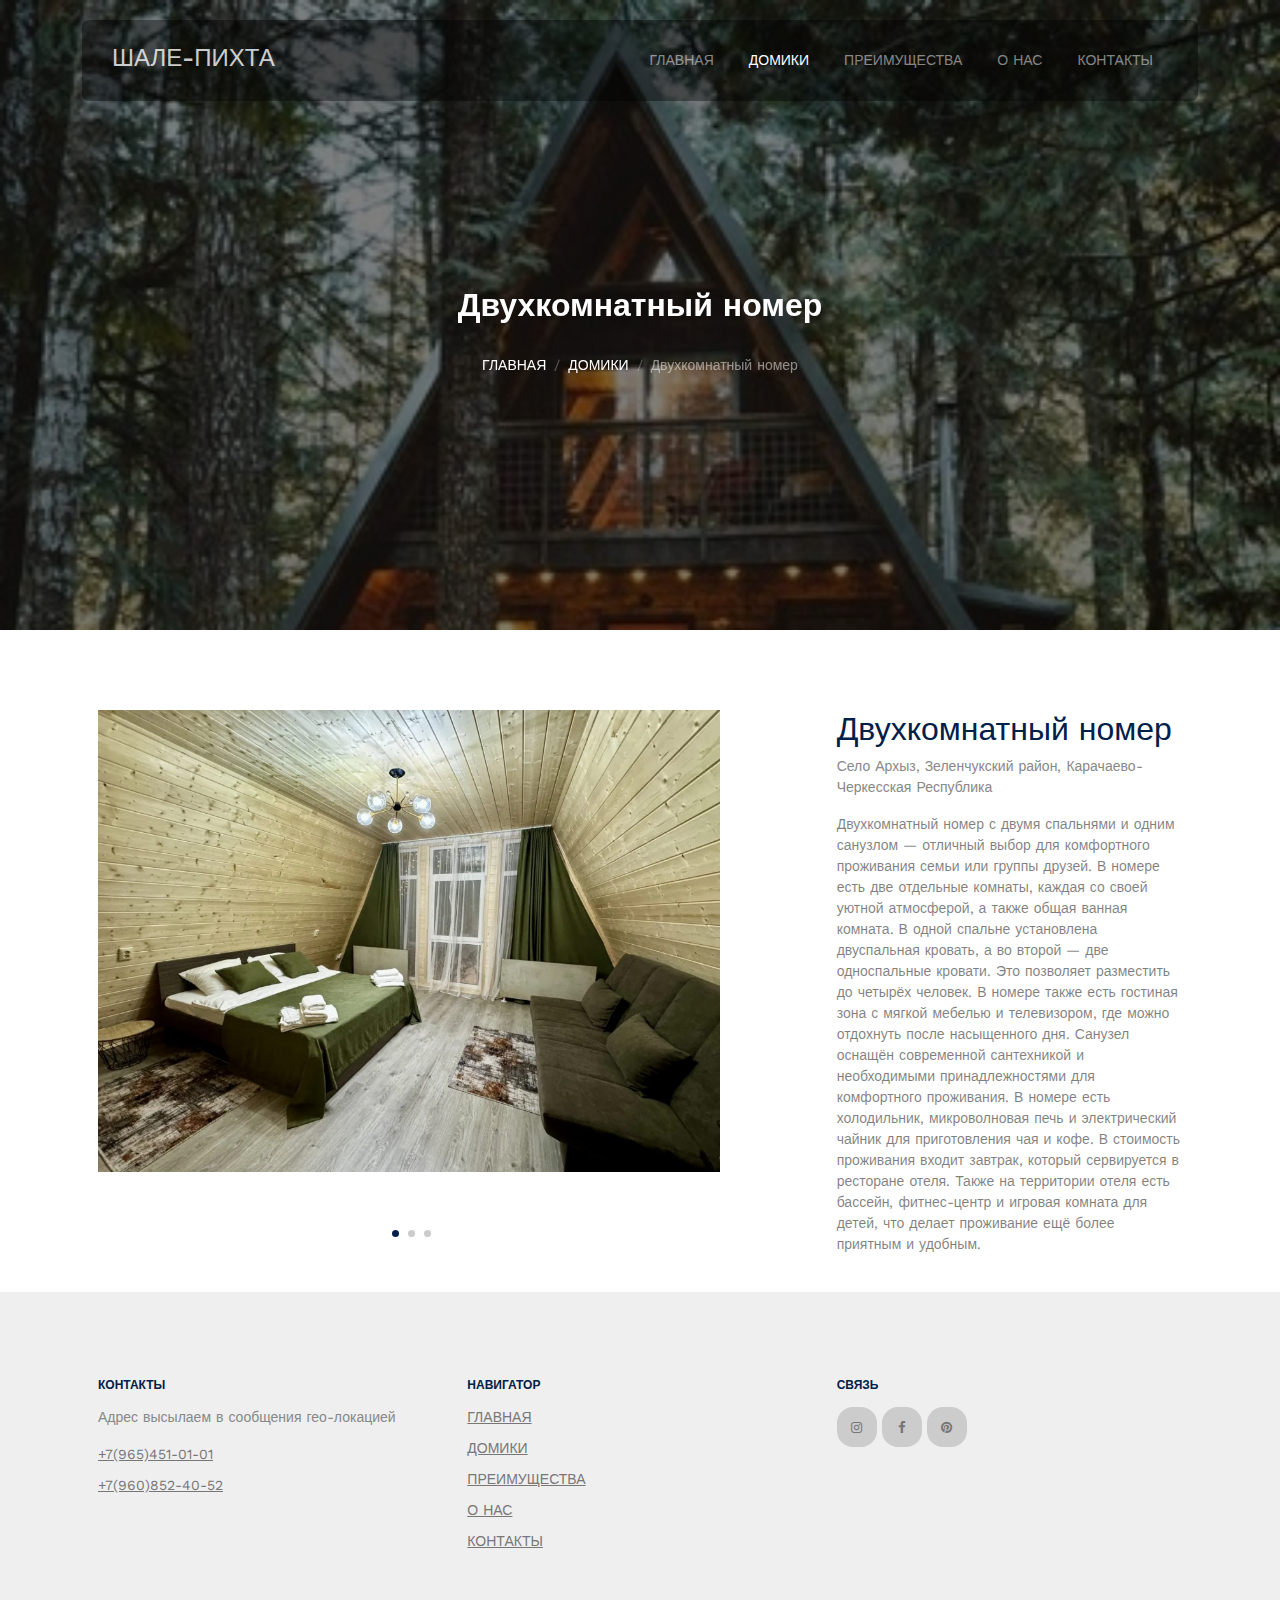
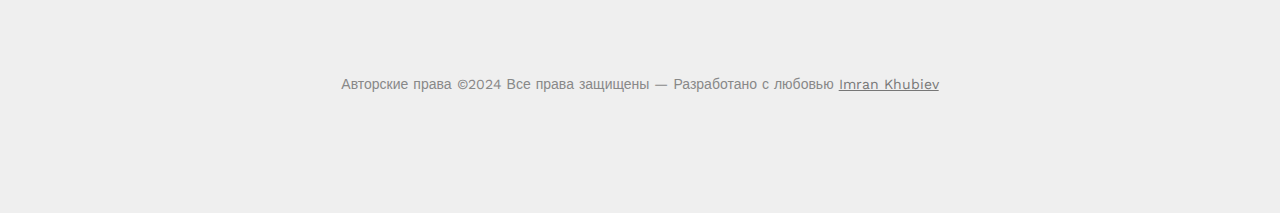
<file: property-singl(5).html>
<!Doctype html>
<html lang="en">
<head>
	<meta charset="utf-8">
	<meta name="viewport" content="width=device-width, initial-scale=1">
	<meta name="author" content="Untree.co">
	<link rel="shortcut icon" href="logo-arhiz13.png">

	<meta name="description" content="" />
	<meta name="keywords" content="bootstrap, bootstrap5" />
	
	<link rel="preconnect" href="https://fonts.googleapis.com">
	<link rel="preconnect" href="https://fonts.gstatic.com" crossorigin>
	<link href="https://fonts.googleapis.com/css2?family=Work+Sans:wght@400;500;600;700&display=swap" rel="stylesheet">


	<link rel="stylesheet" href="fonts/icomoon/style.css">
	<link rel="stylesheet" href="fonts/flaticon/font/flaticon.css">

	<link rel="stylesheet" href="css/tiny-slider.css">
	<link rel="stylesheet" href="css/aos.css">
	<link rel="stylesheet" href="css/style.css">

	<title>ШАЛЕ-ПИХТА</title>
</head>
<body>

	<div class="site-mobile-menu site-navbar-target">
		<div class="site-mobile-menu-header">
			<div class="site-mobile-menu-close">
				<span class="icofont-close js-menu-toggle"></span>
			</div>
		</div>
		<div class="site-mobile-menu-body"></div>
	</div>

	<nav class="site-nav">
		<div class="container">
			<div class="menu-bg-wrap">
				<div class="site-navigation">
					<a href="index.html" class="logo m-0 float-start">ШАЛЕ-ПИХТА</a>

					<ul class="js-clone-nav d-none d-lg-inline-block text-start site-menu float-end">
						<li><a href="index.html">ГЛАВНАЯ</a></li>
						<li class="active"><a href="properties.html">ДОМИКИ</a></li>
						<li><a href="services.html">ПРЕИМУЩЕСТВА</a></li>
						<li><a href="about.html">О НАС</a></li>
						<li><a href="contact.html">КОНТАКТЫ</a></li>
					</ul>

					<a href="#" class="burger light me-auto float-end mt-1 site-menu-toggle js-menu-toggle d-inline-block d-lg-none" data-toggle="collapse" data-target="#main-navbar">
						<span></span>
					</a>

				</div>
			</div>
		</div>
	</nav>


	<div class="hero page-inner overlay" style="background-image: url('images/pTnBtcGv_o7TbD3xLyfAzHPW53HbTQEY9iIvBkRhfGeb9CUlxfkwI_48fC1PzAExawyvGlL3ZeoOoCMuDb6_4gP8.jpg');">

		<div class="container">
			<div class="row justify-content-center align-items-center">
				<div class="col-lg-9 text-center mt-5">
					<h1 class="heading" data-aos="fade-up">Двухкомнатный номер</h1>

					<nav aria-label="breadcrumb" data-aos="fade-up" data-aos-delay="200">
						<ol class="breadcrumb text-center justify-content-center">
							<li class="breadcrumb-item "><a href="index.html">ГЛАВНАЯ</a></li>
							<li class="breadcrumb-item "><a href="properties.html">ДОМИКИ</a></li>
							<li class="breadcrumb-item active text-white-50" aria-current="page">Двухкомнатный номер</li>
						</ol>
					</nav>


				</div>
			</div>


		</div>
	</div>


	<div class="section">
		<div class="container">
			<div class="row justify-content-between">
				<div class="col-lg-7">
					<div class="img-property-slide-wrap">
						<div class="img-property-slide">
							<img src="images/дрыхальня.PNG" alt="Image" class="img-fluid">
							<img src="images/дрыхальня 2.PNG" alt="Image" class="img-fluid">
							<img src="images/тубзик.PNG" alt="Image" class="img-fluid">
						</div>
					</div>
				</div>
				<div class="col-lg-4">
					<h2 class="heading text-primary">Двухкомнатный номер</h2>
					<p class="meta">Село Архыз, Зеленчукский район, Карачаево-Черкесская Республика</p>
					<p class="text-black-50">Двухкомнатный номер с двумя спальнями и одним санузлом — отличный выбор для комфортного проживания семьи или группы друзей. В номере есть две отдельные комнаты, каждая со своей уютной атмосферой, а также общая ванная комната.
                        В одной спальне установлена двуспальная кровать, а во второй — две односпальные кровати. Это позволяет разместить до четырёх человек. В номере также есть гостиная зона с мягкой мебелью и телевизором, где можно отдохнуть после насыщенного дня.
                        Санузел оснащён современной сантехникой и необходимыми принадлежностями для комфортного проживания. В номере есть холодильник, микроволновая печь и электрический чайник для приготовления чая и кофе.
                        В стоимость проживания входит завтрак, который сервируется в ресторане отеля. Также на территории отеля есть бассейн, фитнес-центр и игровая комната для детей, что делает проживание ещё более приятным и удобным.</p>
				</div>
			</div>
		</div>
	</div>

	<div class="site-footer">
		<div class="container">
			
			<div class="row">
				<div class="col-lg-4">
					<div class="widget">
						<h3>Контакты</h3>
						<address>Адрес высылаем в сообщения гео-локацией</address>
						<ul class="list-unstyled links">
							<li><a href="tel://11234567890">+7(965)451-01-01</a></li>
							<li><a href="tel://11234567890">+7(960)852-40-52</a></li>
						</ul>
					</div> <!-- /.widget -->
				</div> <!-- /.col-lg-4 -->
				<div class="col-lg-4">
					<div class="widget">
						<h3>Навигатор</h3>
						<ul class="list-unstyled float-start links">
							<li><a href="index.html">ГЛАВНАЯ</a></li>
							<li><a href="properties.html">ДОМИКИ</a></li>
							<li><a href="services.html">ПРЕИМУЩЕСТВА</a></li>
							<li><a href="about.html">О НАС</a></li>
							<li><a href="contact.html">КОНТАКТЫ</a></li>
						</ul>
					</div> <!-- /.widget -->
				</div> <!-- /.col-lg-4 -->
				
				<div class="col-lg-4">
					<div class="widget">
						<h3>Связь</h3>
						<ul class="list-unstyled social">
							<li><a href="#"><span class="icon-instagram"></span></a></li>
							<li><a href="#"><span class="icon-facebook"></span></a></li>
							<li><a href="#"><span class="icon-pinterest"></span></a></li>
						</ul>
					</div> <!-- /.widget -->
				</div> <!-- /.col-lg-4 -->
			</div> <!-- /.row -->

			<div class="row mt-5">
				<div class="col-12 text-center">

            <p>Авторские права ©2024 Все права защищены — Разработано с любовью <a href="#">Imran Khubiev</a>
            </p>

          </div>
        </div>
      </div> <!-- /.container -->
    </div> <!-- /.site-footer -->


    <!-- Preloader -->
    <div id="overlayer"></div>
    <div class="loader">
    	<div class="spinner-border" role="status">
    		<span class="visually-hidden">Loading...</span>
    	</div>
    </div>


    <script src="js/bootstrap.bundle.min.js"></script>
    <script src="js/tiny-slider.js"></script>
    <script src="js/aos.js"></script>
    <script src="js/navbar.js"></script>
    <script src="js/counter.js"></script>
    <script src="js/custom.js"></script>
  </body>
  </html>
</file>
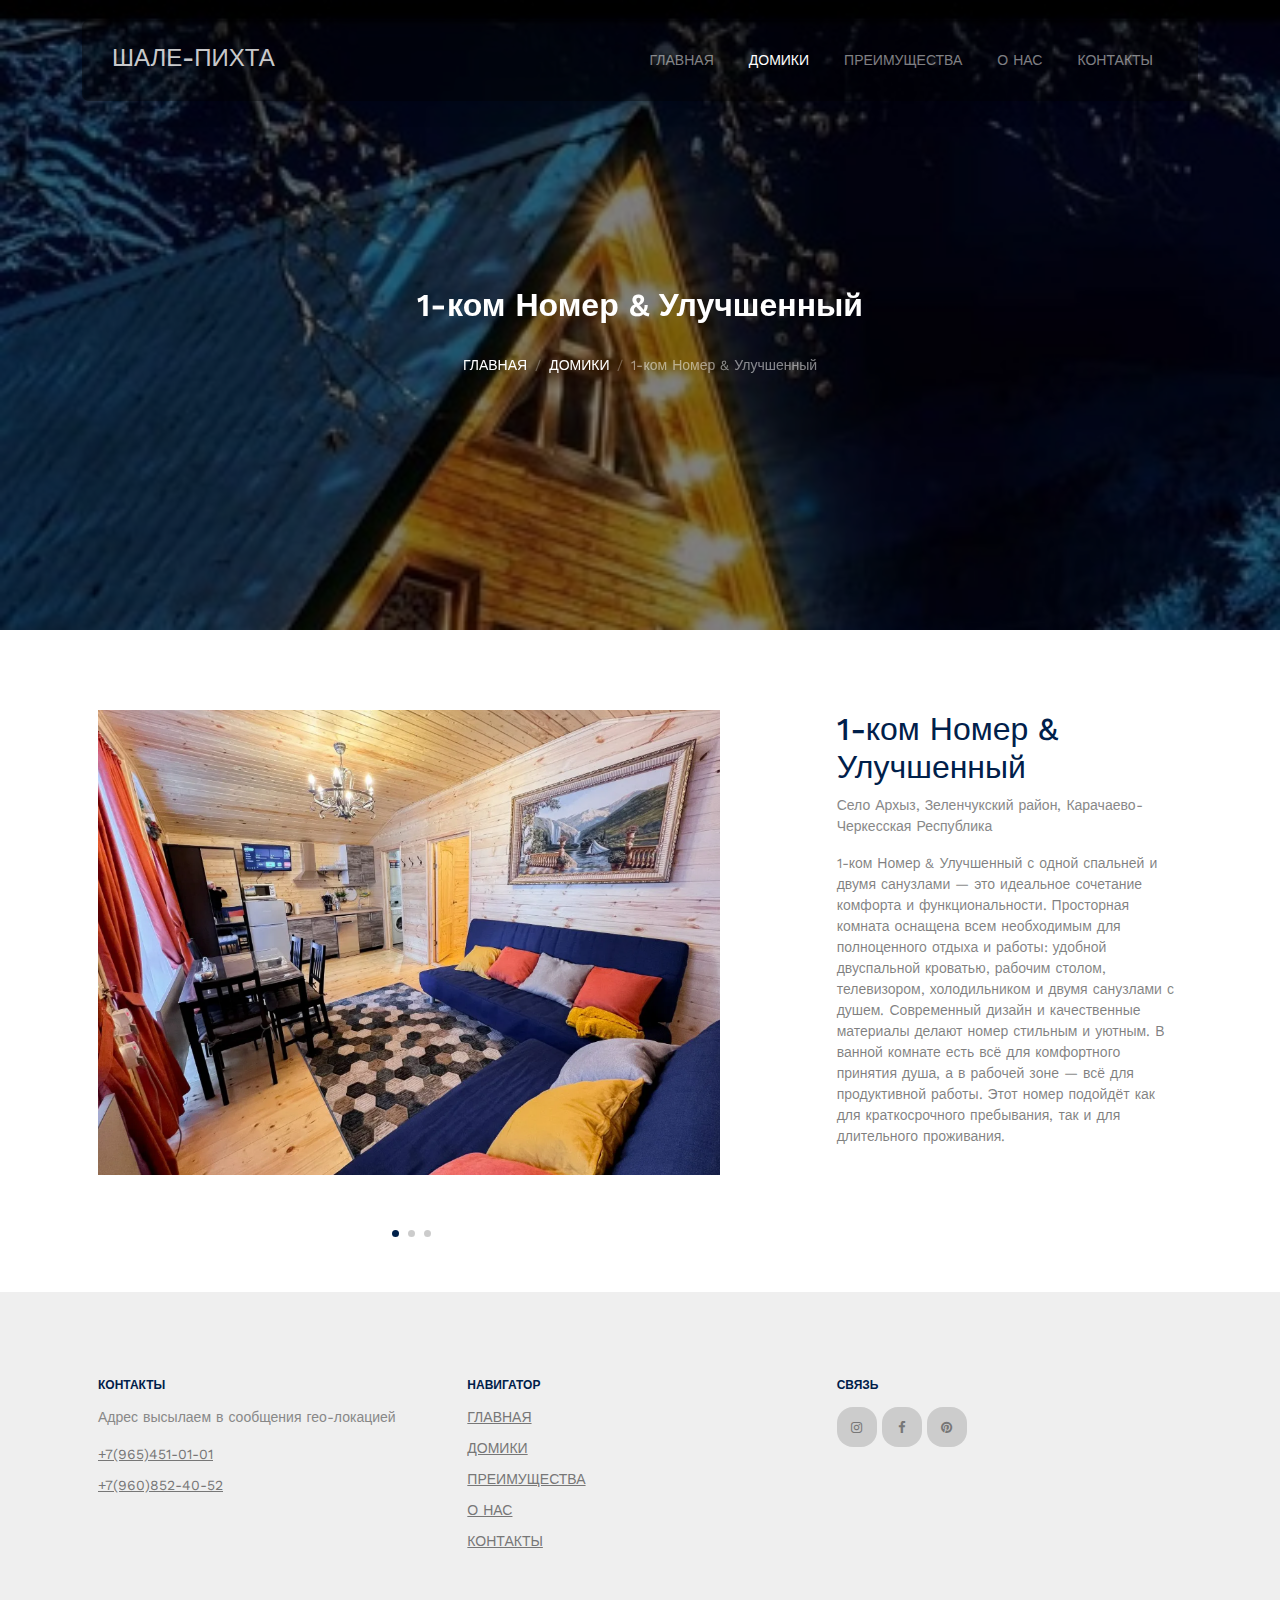
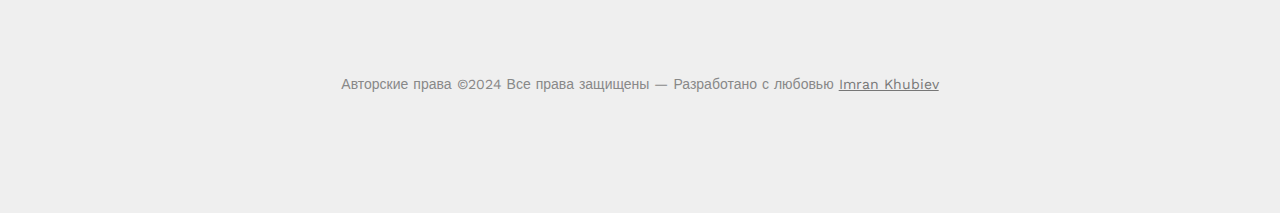
<file: property-singl(6).html>
<!Doctype html>
<html lang="en">
<head>
	<meta charset="utf-8">
	<meta name="viewport" content="width=device-width, initial-scale=1">
	<meta name="author" content="Untree.co">
	<link rel="shortcut icon" href="logo-arhiz13.png">

	<meta name="description" content="" />
	<meta name="keywords" content="bootstrap, bootstrap5" />
	
	<link rel="preconnect" href="https://fonts.googleapis.com">
	<link rel="preconnect" href="https://fonts.gstatic.com" crossorigin>
	<link href="https://fonts.googleapis.com/css2?family=Work+Sans:wght@400;500;600;700&display=swap" rel="stylesheet">


	<link rel="stylesheet" href="fonts/icomoon/style.css">
	<link rel="stylesheet" href="fonts/flaticon/font/flaticon.css">

	<link rel="stylesheet" href="css/tiny-slider.css">
	<link rel="stylesheet" href="css/aos.css">
	<link rel="stylesheet" href="css/style.css">

	<title>ШАЛЕ-ПИХТА</title>
</head>
<body>

	<div class="site-mobile-menu site-navbar-target">
		<div class="site-mobile-menu-header">
			<div class="site-mobile-menu-close">
				<span class="icofont-close js-menu-toggle"></span>
			</div>
		</div>
		<div class="site-mobile-menu-body"></div>
	</div>

	<nav class="site-nav">
		<div class="container">
			<div class="menu-bg-wrap">
				<div class="site-navigation">
					<a href="index.html" class="logo m-0 float-start">ШАЛЕ-ПИХТА</a>

					<ul class="js-clone-nav d-none d-lg-inline-block text-start site-menu float-end">
						<li><a href="index.html">ГЛАВНАЯ</a></li>
						<li class="active"><a href="properties.html">ДОМИКИ</a></li>
						<li><a href="services.html">ПРЕИМУЩЕСТВА</a></li>
						<li><a href="about.html">О НАС</a></li>
						<li><a href="contact.html">КОНТАКТЫ</a></li>
					</ul>

					<a href="#" class="burger light me-auto float-end mt-1 site-menu-toggle js-menu-toggle d-inline-block d-lg-none" data-toggle="collapse" data-target="#main-navbar">
						<span></span>
					</a>

				</div>
			</div>
		</div>
	</nav>


	<div class="hero page-inner overlay" style="background-image: url('images/VM78FrqZSXc4QoeVQJCrKChPDCofz1DxEgcyXho1BO6c4eYBN-73-4XWWuEw9N-CtZriU4AzmhY6IxdzMmF0DUam.jpg');">

		<div class="container">
			<div class="row justify-content-center align-items-center">
				<div class="col-lg-9 text-center mt-5">
					<h1 class="heading" data-aos="fade-up">1-ком Номер & Улучшенный</h1>

					<nav aria-label="breadcrumb" data-aos="fade-up" data-aos-delay="200">
						<ol class="breadcrumb text-center justify-content-center">
							<li class="breadcrumb-item "><a href="index.html">ГЛАВНАЯ</a></li>
							<li class="breadcrumb-item "><a href="properties.html">ДОМИКИ</a></li>
							<li class="breadcrumb-item active text-white-50" aria-current="page">1-ком Номер & Улучшенный</li>
						</ol>
					</nav>


				</div>
			</div>


		</div>
	</div>


	<div class="section">
		<div class="container">
			<div class="row justify-content-between">
				<div class="col-lg-7">
					<div class="img-property-slide-wrap">
						<div class="img-property-slide">
							<img src="images/угловой.PNG" alt="Image" class="img-fluid">
							<img src="images/тубзик.PNG" alt="Image" class="img-fluid">
							<img src="images/тубзик 2.PNG" alt="Image" class="img-fluid">
						</div>
					</div>
				</div>
				<div class="col-lg-4">
					<h2 class="heading text-primary">1-ком Номер & Улучшенный</h2>
					<p class="meta">Село Архыз, Зеленчукский район, Карачаево-Черкесская Республика</p>
					<p class="text-black-50">1-ком Номер & Улучшенный с одной спальней и двумя санузлами — это идеальное сочетание комфорта и функциональности. Просторная комната оснащена всем необходимым для полноценного отдыха и работы: удобной двуспальной кроватью, рабочим столом, телевизором, холодильником и двумя санузлами с душем.
                        Современный дизайн и качественные материалы делают номер стильным и уютным. В ванной комнате есть всё для комфортного принятия душа, а в рабочей зоне — всё для продуктивной работы.
                        Этот номер подойдёт как для краткосрочного пребывания, так и для длительного проживания.</p>
				</div>
			</div>
		</div>
	</div>

	<div class="site-footer">
		<div class="container">
			
			<div class="row">
				<div class="col-lg-4">
					<div class="widget">
						<h3>Контакты</h3>
						<address>Адрес высылаем в сообщения гео-локацией</address>
						<ul class="list-unstyled links">
							<li><a href="tel://11234567890">+7(965)451-01-01</a></li>
							<li><a href="tel://11234567890">+7(960)852-40-52</a></li>
						</ul>
					</div> <!-- /.widget -->
				</div> <!-- /.col-lg-4 -->
				<div class="col-lg-4">
					<div class="widget">
						<h3>Навигатор</h3>
						<ul class="list-unstyled float-start links">
							<li><a href="index.html">ГЛАВНАЯ</a></li>
							<li><a href="properties.html">ДОМИКИ</a></li>
							<li><a href="services.html">ПРЕИМУЩЕСТВА</a></li>
							<li><a href="about.html">О НАС</a></li>
							<li><a href="contact.html">КОНТАКТЫ</a></li>
						</ul>
					</div> <!-- /.widget -->
				</div> <!-- /.col-lg-4 -->
				
				<div class="col-lg-4">
					<div class="widget">
						<h3>Связь</h3>
						<ul class="list-unstyled social">
							<li><a href="#"><span class="icon-instagram"></span></a></li>
							<li><a href="#"><span class="icon-facebook"></span></a></li>
							<li><a href="#"><span class="icon-pinterest"></span></a></li>
						</ul>
					</div> <!-- /.widget -->
				</div> <!-- /.col-lg-4 -->
			</div> <!-- /.row -->

			<div class="row mt-5">
				<div class="col-12 text-center">

            <p>Авторские права ©2024 Все права защищены — Разработано с любовью <a href="#">Imran Khubiev</a>
            </p>

          </div>
        </div>
      </div> <!-- /.container -->
    </div> <!-- /.site-footer -->


    <!-- Preloader -->
    <div id="overlayer"></div>
    <div class="loader">
    	<div class="spinner-border" role="status">
    		<span class="visually-hidden">Loading...</span>
    	</div>
    </div>


    <script src="js/bootstrap.bundle.min.js"></script>
    <script src="js/tiny-slider.js"></script>
    <script src="js/aos.js"></script>
    <script src="js/navbar.js"></script>
    <script src="js/counter.js"></script>
    <script src="js/custom.js"></script>
  </body>
  </html>
</file>
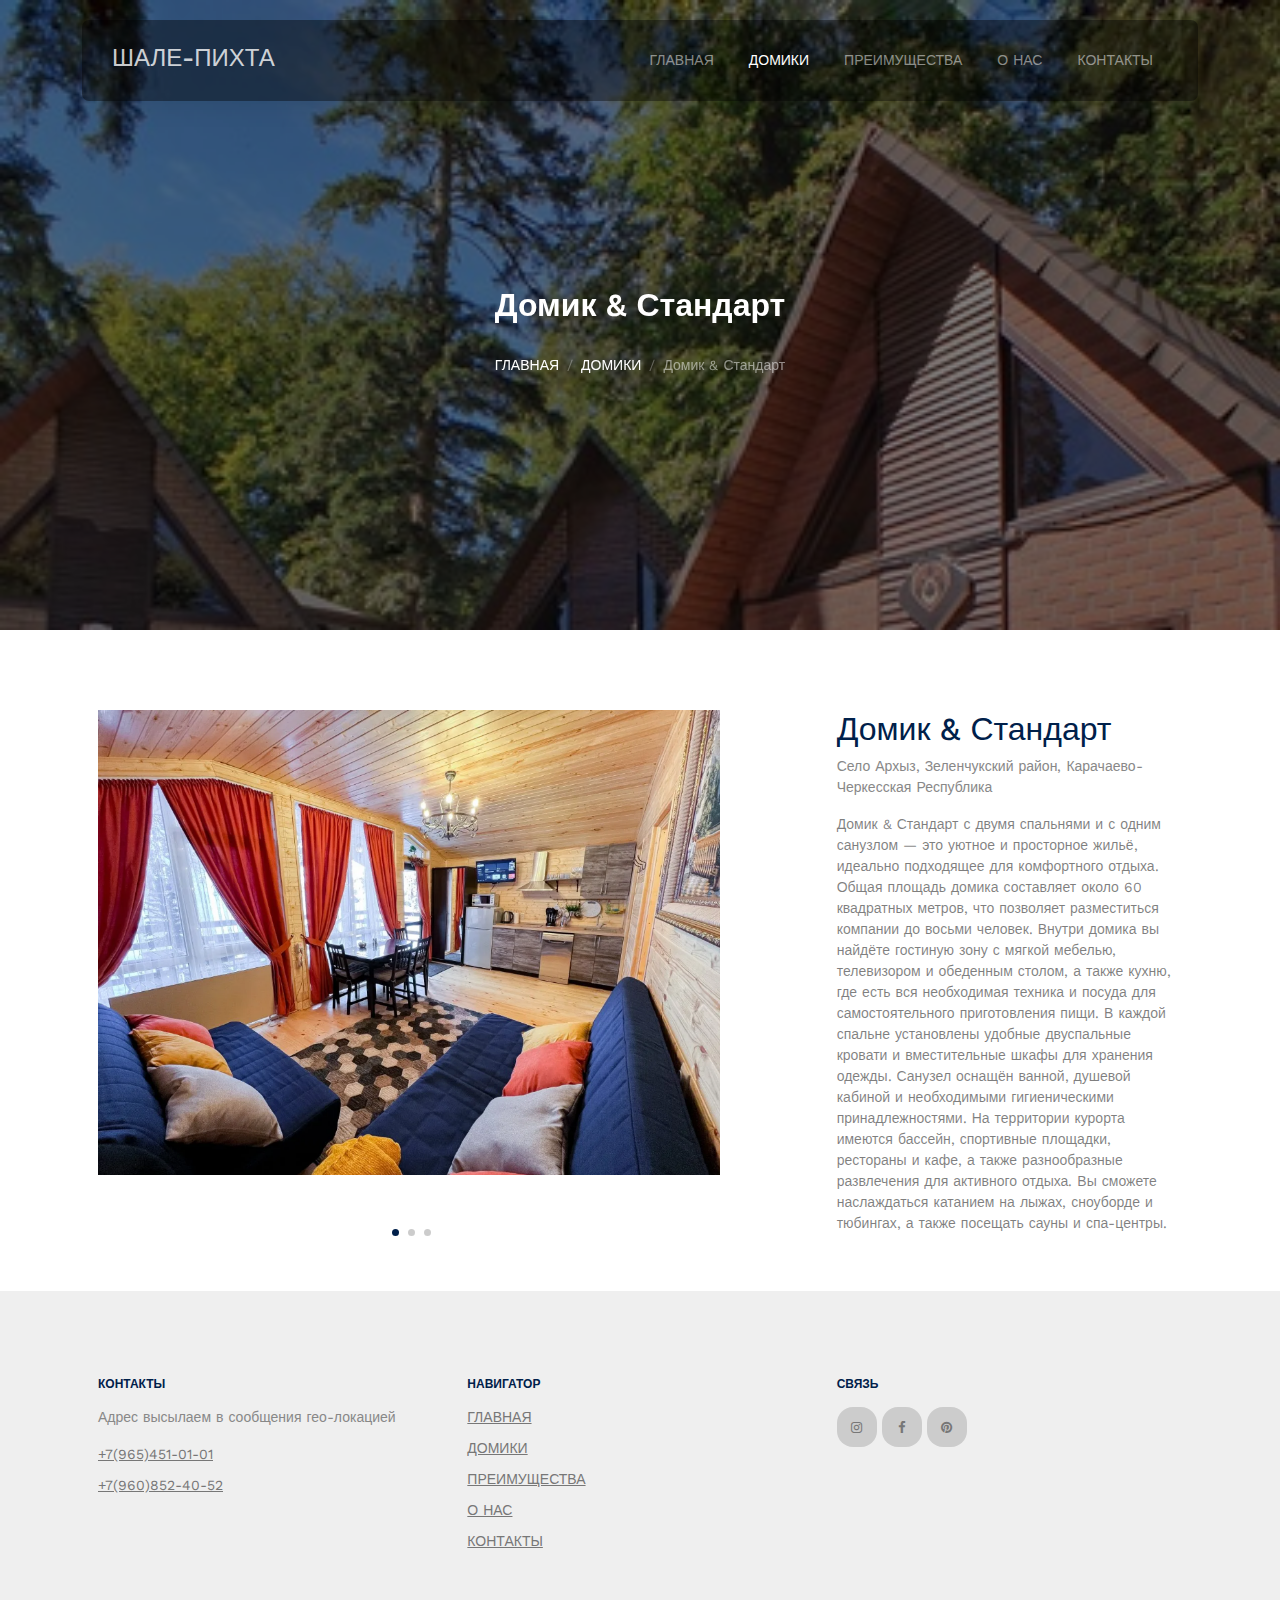
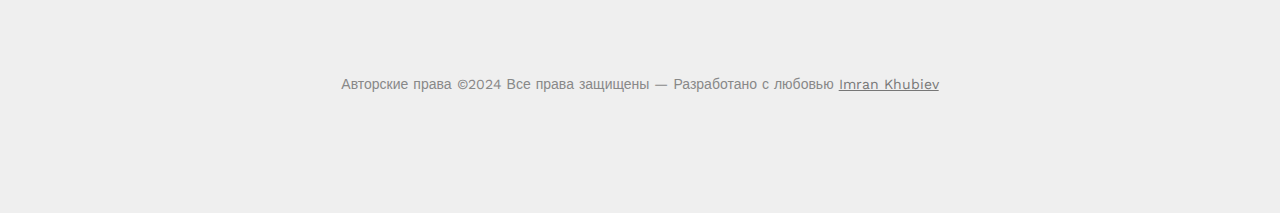
<file: property-single.html>
<!Doctype html>
<html lang="en">
<head>
	<meta charset="utf-8">
	<meta name="viewport" content="width=device-width, initial-scale=1">
	<meta name="author" content="Untree.co">
	<link rel="shortcut icon" href="logo-arhiz13.png">

	<meta name="description" content="" />
	<meta name="keywords" content="bootstrap, bootstrap5" />
	
	<link rel="preconnect" href="https://fonts.googleapis.com">
	<link rel="preconnect" href="https://fonts.gstatic.com" crossorigin>
	<link href="https://fonts.googleapis.com/css2?family=Work+Sans:wght@400;500;600;700&display=swap" rel="stylesheet">


	<link rel="stylesheet" href="fonts/icomoon/style.css">
	<link rel="stylesheet" href="fonts/flaticon/font/flaticon.css">

	<link rel="stylesheet" href="css/tiny-slider.css">
	<link rel="stylesheet" href="css/aos.css">
	<link rel="stylesheet" href="css/style.css">

	<title>ШАЛЕ-ПИХТА</title>
</head>
<body>

	<div class="site-mobile-menu site-navbar-target">
		<div class="site-mobile-menu-header">
			<div class="site-mobile-menu-close">
				<span class="icofont-close js-menu-toggle"></span>
			</div>
		</div>
		<div class="site-mobile-menu-body"></div>
	</div>

	<nav class="site-nav">
		<div class="container">
			<div class="menu-bg-wrap">
				<div class="site-navigation">
					<a href="index.html" class="logo m-0 float-start">ШАЛЕ-ПИХТА</a>

					<ul class="js-clone-nav d-none d-lg-inline-block text-start site-menu float-end">
						<li><a href="index.html">ГЛАВНАЯ</a></li>
						<li class="active"><a href="properties.html">ДОМИКИ</a></li>
						<li><a href="services.html">ПРЕИМУЩЕСТВА</a></li>
						<li><a href="about.html">О НАС</a></li>
						<li><a href="contact.html">КОНТАКТЫ</a></li>
					</ul>

					<a href="#" class="burger light me-auto float-end mt-1 site-menu-toggle js-menu-toggle d-inline-block d-lg-none" data-toggle="collapse" data-target="#main-navbar">
						<span></span>
					</a>

				</div>
			</div>
		</div>
	</nav>


	<div class="hero page-inner overlay" style="background-image: url('images/-tItzxN-ohY.jpg');">

		<div class="container">
			<div class="row justify-content-center align-items-center">
				<div class="col-lg-9 text-center mt-5">
					<h1 class="heading" data-aos="fade-up">Домик & Стандарт</h1>

					<nav aria-label="breadcrumb" data-aos="fade-up" data-aos-delay="200">
						<ol class="breadcrumb text-center justify-content-center">
							<li class="breadcrumb-item "><a href="index.html">ГЛАВНАЯ</a></li>
							<li class="breadcrumb-item "><a href="properties.html">ДОМИКИ</a></li>
							<li class="breadcrumb-item active text-white-50" aria-current="page">Домик & Стандарт</li>
						</ol>
					</nav>


				</div>
			</div>


		</div>
	</div>


	<div class="section">
		<div class="container">
			<div class="row justify-content-between">
				<div class="col-lg-7">
					<div class="img-property-slide-wrap">
						<div class="img-property-slide">
							<img src="images/левый вингер.PNG" alt="Image" class="img-fluid">
							<img src="images/угловой.PNG" alt="Image" class="img-fluid">
							<img src="images/тубзик.PNG" alt="Image" class="img-fluid">
						</div>
					</div>
				</div>
				<div class="col-lg-4">
					<h2 class="heading text-primary">Домик & Стандарт</h2>
					<p class="meta">Село Архыз, Зеленчукский район, Карачаево-Черкесская Республика</p>
					<p class="text-black-50">Домик & Стандарт с двумя спальнями и с одним санузлом — это уютное и просторное жильё, идеально подходящее для комфортного отдыха. Общая площадь домика составляет около 60 квадратных метров, что позволяет разместиться компании до восьми человек.
						Внутри домика вы найдёте гостиную зону с мягкой мебелью, телевизором и обеденным столом, а также кухню, где есть вся необходимая техника и посуда для самостоятельного приготовления пищи. В каждой спальне установлены удобные двуспальные кровати и вместительные шкафы для хранения одежды. Санузел оснащён ванной, душевой кабиной и необходимыми гигиеническими принадлежностями.
						На территории курорта имеются бассейн, спортивные площадки, рестораны и кафе, а также разнообразные развлечения для активного отдыха. Вы сможете наслаждаться катанием на лыжах, сноуборде и тюбингах, а также посещать сауны и спа-центры.</p>
				</div>
			</div>
		</div>
	</div>

	<div class="site-footer">
		<div class="container">
			
			<div class="row">
				<div class="col-lg-4">
					<div class="widget">
						<h3>Контакты</h3>
						<address>Адрес высылаем в сообщения гео-локацией</address>
						<ul class="list-unstyled links">
							<li><a href="tel://11234567890">+7(965)451-01-01</a></li>
							<li><a href="tel://11234567890">+7(960)852-40-52</a></li>
						</ul>
					</div> <!-- /.widget -->
				</div> <!-- /.col-lg-4 -->
				<div class="col-lg-4">
					<div class="widget">
						<h3>Навигатор</h3>
						<ul class="list-unstyled float-start links">
							<li><a href="index.html">ГЛАВНАЯ</a></li>
							<li><a href="properties.html">ДОМИКИ</a></li>
							<li><a href="services.html">ПРЕИМУЩЕСТВА</a></li>
							<li><a href="about.html">О НАС</a></li>
							<li><a href="contact.html">КОНТАКТЫ</a></li>
						</ul>
					</div> <!-- /.widget -->
				</div> <!-- /.col-lg-4 -->
				
				<div class="col-lg-4">
					<div class="widget">
						<h3>Связь</h3>
						<ul class="list-unstyled social">
							<li><a href="#"><span class="icon-instagram"></span></a></li>
							<li><a href="#"><span class="icon-facebook"></span></a></li>
							<li><a href="#"><span class="icon-pinterest"></span></a></li>
						</ul>
					</div> <!-- /.widget -->
				</div> <!-- /.col-lg-4 -->
			</div> <!-- /.row -->

			<div class="row mt-5">
				<div class="col-12 text-center">

            <p>Авторские права ©2024 Все права защищены — Разработано с любовью <a href="#">Imran Khubiev</a>
            </p>

          </div>
        </div>
      </div> <!-- /.container -->
    </div> <!-- /.site-footer -->


    <!-- Preloader -->
    <div id="overlayer"></div>
    <div class="loader">
    	<div class="spinner-border" role="status">
    		<span class="visually-hidden">Loading...</span>
    	</div>
    </div>


    <script src="js/bootstrap.bundle.min.js"></script>
    <script src="js/tiny-slider.js"></script>
    <script src="js/aos.js"></script>
    <script src="js/navbar.js"></script>
    <script src="js/counter.js"></script>
    <script src="js/custom.js"></script>
  </body>
  </html>
</file>
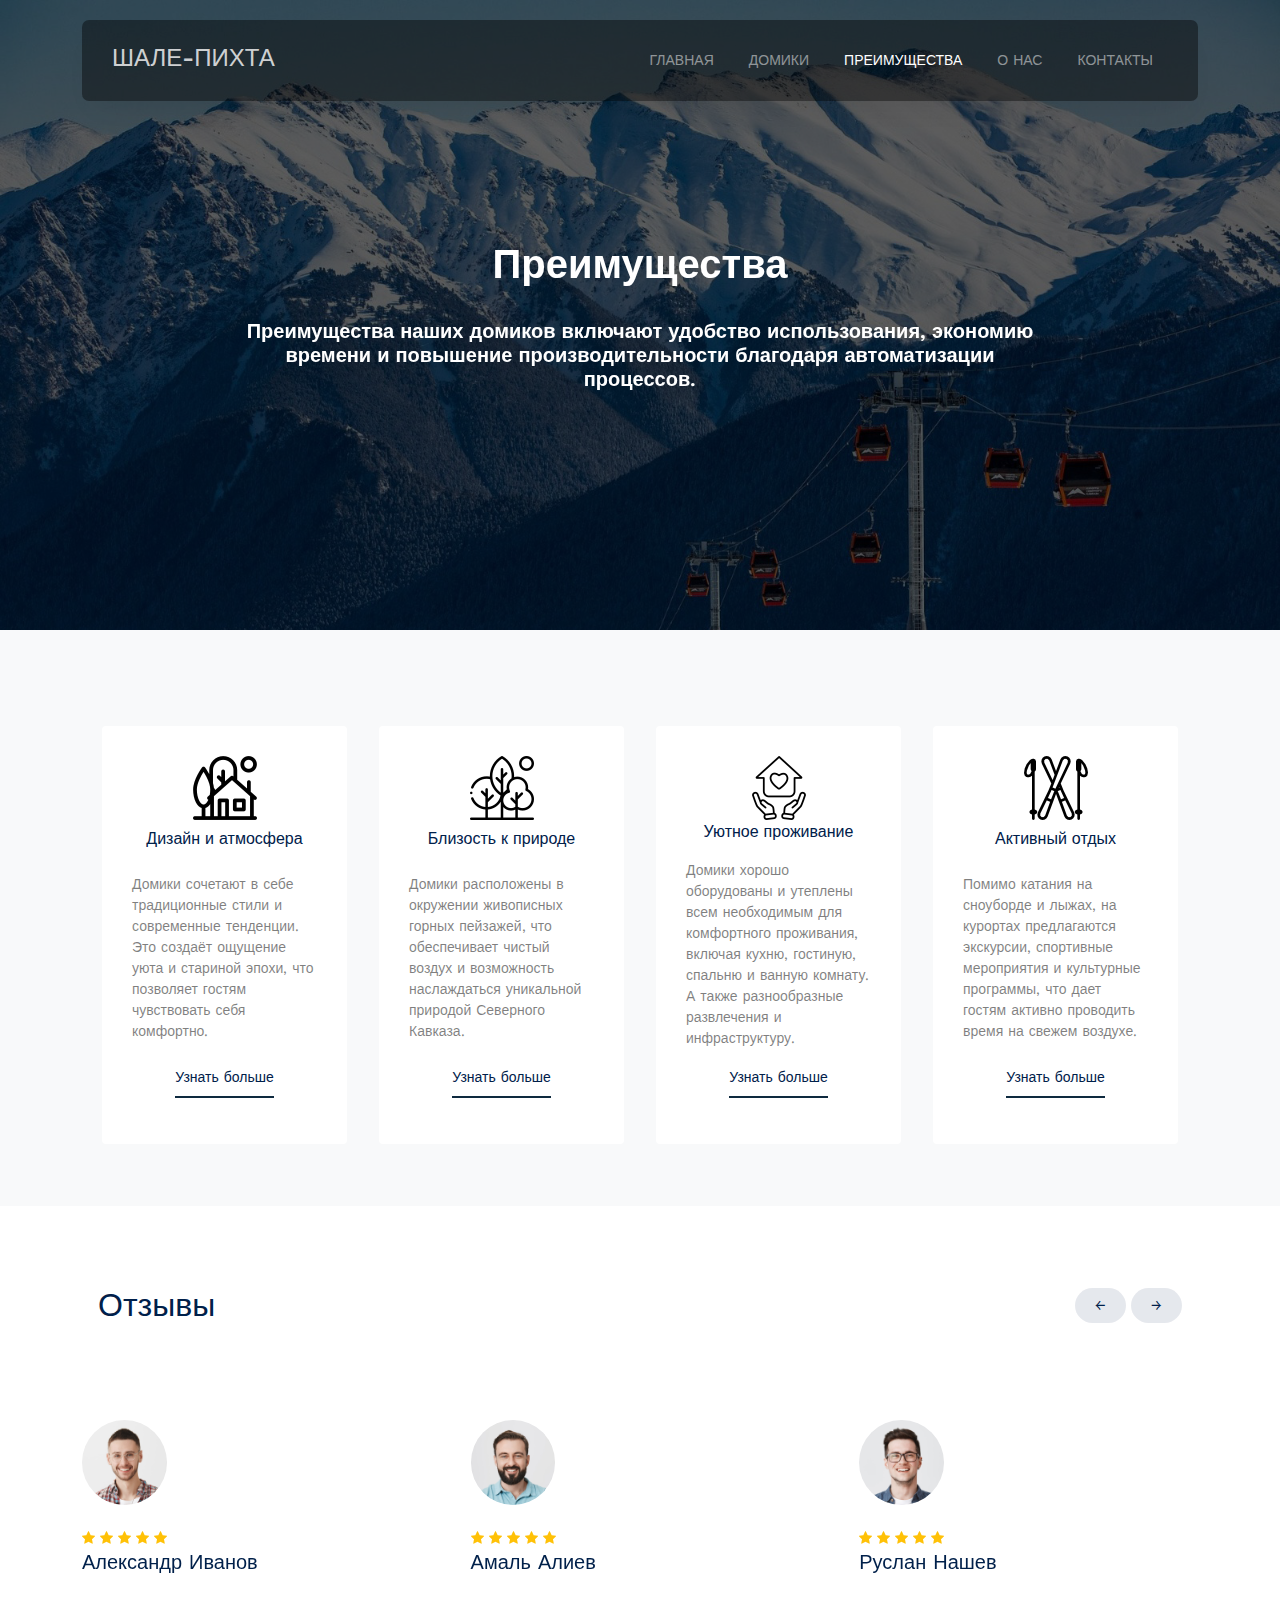
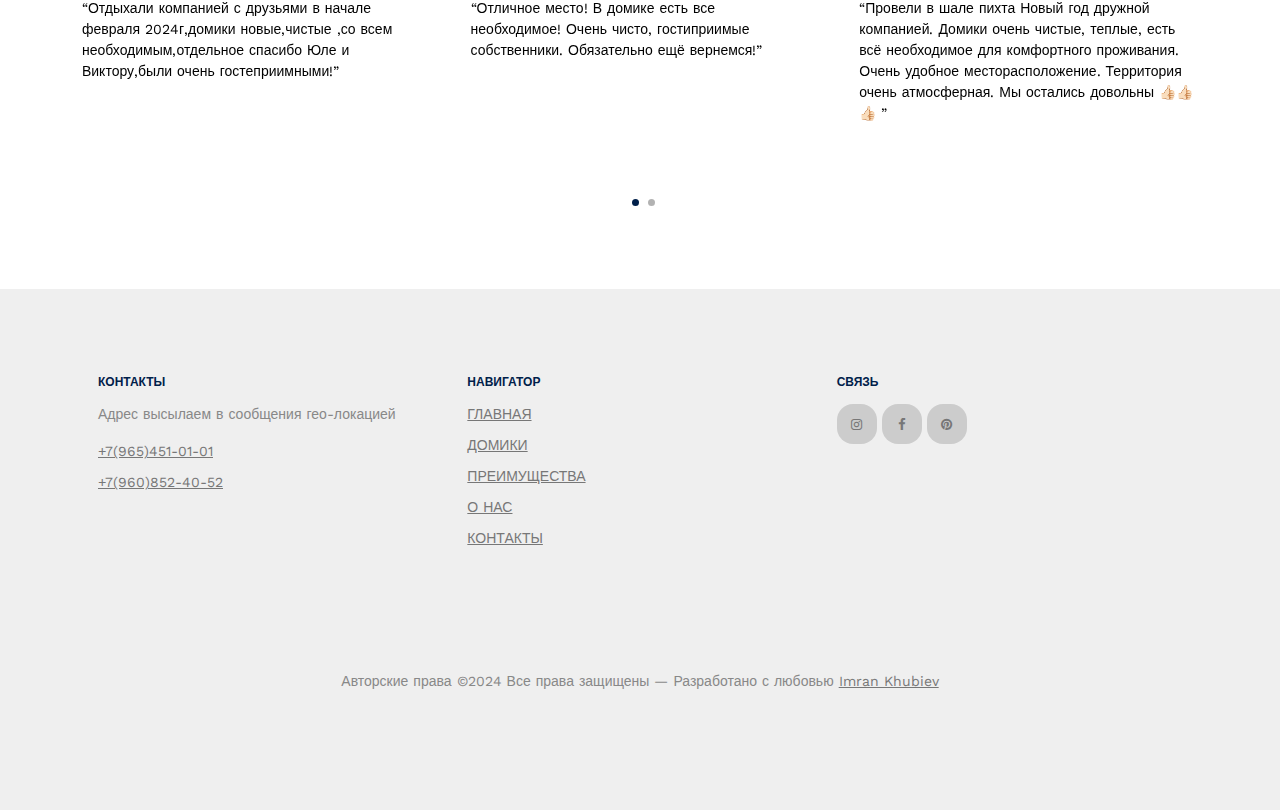
<file: services.html>
<!Doctype html>
<html lang="en">
<head>
	<meta charset="utf-8">
	<meta name="viewport" content="width=device-width, initial-scale=1">
	<meta name="author" content="Untree.co">
	<link rel="shortcut icon" href="logo-arhiz13.png">

	<meta name="description" content="" />
	<meta name="keywords" content="bootstrap, bootstrap5" />
	
	<link rel="preconnect" href="https://fonts.googleapis.com">
	<link rel="preconnect" href="https://fonts.gstatic.com" crossorigin>
	<link href="https://fonts.googleapis.com/css2?family=Work+Sans:wght@400;500;600;700&display=swap" rel="stylesheet">


	<link rel="stylesheet" href="fonts/icomoon/style.css">
	<link rel="stylesheet" href="fonts/flaticon/font/flaticon.css">

	<link rel="stylesheet" href="css/tiny-slider.css">
	<link rel="stylesheet" href="css/aos.css">
	<link rel="stylesheet" href="css/style.css">

	<title>ШАЛЕ-ПИХТА</title>
</head>
<body>

	<div class="site-mobile-menu site-navbar-target">
		<div class="site-mobile-menu-header">
			<div class="site-mobile-menu-close">
				<span class="icofont-close js-menu-toggle"></span>
			</div>
		</div>
		<div class="site-mobile-menu-body"></div>
	</div>

	<nav class="site-nav">
		<div class="container">
			<div class="menu-bg-wrap">
				<div class="site-navigation">
					<a href="index.html" class="logo m-0 float-start">ШАЛЕ-ПИХТА</a>

					<ul class="js-clone-nav d-none d-lg-inline-block text-start site-menu float-end">
						<li><a href="index.html">ГЛАВНАЯ</a></li>
						<li><a href="properties.html">ДОМИКИ</a></li>
						<li class="active"><a href="services.html">ПРЕИМУЩЕСТВА</a></li>
						<li><a href="about.html">О НАС</a></li>
						<li><a href="contact.html">КОНТАКТЫ</a></li>
					</ul>

					<a href="#" class="burger light me-auto float-end mt-1 site-menu-toggle js-menu-toggle d-inline-block d-lg-none" data-toggle="collapse" data-target="#main-navbar">
						<span></span>
					</a>

				</div>
			</div>
		</div>
	</nav>

	<div class="hero page-inner overlay" style="background-image: url('images/slider_11.jpg');">

		<div class="container">
			<div class="row justify-content-center align-items-center">
				<div class="col-lg-9 text-center mt-5">
					<h1 class="heading mk_best" data-aos="fade-up">Преимущества</h1>
					<h6 class="heading mk1" data-aos="fade-up">Преимущества наших домиков включают удобство использования, экономию времени и повышение производительности благодаря автоматизации процессов.</h6>
					<nav aria-label="breadcrumb" data-aos="fade-up" data-aos-delay="200">
						<ol class="breadcrumb text-center justify-content-center">
						</ol>
					</nav>
				</div>
			</div>
		</div>
	</div>


	<div class="section bg-light">
		<div class="container">
			<div class="row">
				<div class="col-12 col-sm-6 col-lg-3 mk"  data-aos="fade-up" data-aos-delay="300">
					<div class="box-feature">
						<span><img src="./images/free-icon-house-2163300.png" alt=""></span>
						<h3 class="mb-3">Дизайн и атмосфера</h3>
						<p>Домики сочетают в себе традиционные стили и современные тенденции. Это создаёт ощущение уюта и стариной эпохи, что позволяет гостям чувствовать себя комфортно.</p>
						<p><a href="#" class="learn-more">Узнать больше</a></p>
					</div>
				</div>
				<div class="col-12 col-sm-6 col-lg-3 mk"  data-aos="fade-up" data-aos-delay="500">
					<div class="box-feature">
						<span><img src="./images/free-icon-nature-2823511.png" alt=""></span>
						<h3 class="mb-3">Близость к природе</h3>
						<p>Домики расположены в окружении живописных горных пейзажей, что обеспечивает чистый воздух и возможность наслаждаться уникальной природой Северного Кавказа.</p>
						<p><a href="#" class="learn-more">Узнать больше</a></p>
					</div>
				</div>
				<div class="col-12 col-sm-6 col-lg-3 mk"  data-aos="fade-up" data-aos-delay="400">
					<div class="box-feature">
						<span><img src="./images/free-icon-home-11181747.png" alt=""></span>
						<h3 class="mb-3">Уютное проживание</h3>
						<p>Домики хорошо оборудованы и утеплены всем необходимым для комфортного проживания, включая кухню, гостиную, спальню и ванную комнату. А также разнообразные развлечения и инфраструктуру.</p>
						<p><a href="#" class="learn-more">Узнать больше</a></p>
					</div>
				</div>
				<div class="col-12 col-sm-6 col-lg-3 mk"  data-aos="fade-up" data-aos-delay="600">
					<div class="box-feature">
						<span><img src="./images/free-icon-ski-481417.png" alt=""></span>
						<h3 class="mb-3">Активный отдых</h3>
						<p>Помимо катания на сноуборде и лыжах, на курортах предлагаются экскурсии, спортивные мероприятия и культурные программы, что дает гостям активно проводить время на свежем воздухе.</p>
						<p><a href="#" class="learn-more">Узнать больше</a></p>
					</div>
				</div>	
			</div>
		</div>
	</div>



	<div class="section sec-testimonials">
		<div class="container">
			<div class="row mb-5 align-items-center">
				<div class="col-md-6">
					<h2 class="font-weight-bold heading text-primary mb-4 mb-md-0">Отзывы</h2>
				</div>
				<div class="col-md-6 text-md-end">
					<div id="testimonial-nav">
						<span class="prev" data-controls="prev">←</span>
						
						<span class="next" data-controls="next">→</span>
					</div>
				</div>
			</div>

			<div class="row">
				<div class="col-lg-4">
					
				</div>
			</div>
			<div class="testimonial-slider-wrap">
				<div class="testimonial-slider">
					<div class="item">
						<div class="testimonial">
							<img src="images/person_1-min.jpg" alt="Image" class="img-fluid rounded-circle w-25 mb-4">
							<div class="rate">
								<span class="icon-star text-warning"></span>
								<span class="icon-star text-warning"></span>
								<span class="icon-star text-warning"></span>
								<span class="icon-star text-warning"></span>
								<span class="icon-star text-warning"></span>
							</div>
							<h3 class="h5 text-primary mb-4">Александр Иванов</h3>
							<blockquote>
								<p>&ldquo;Отдыхали компанией с друзьями в начале февраля 2024г,домики новые,чистые ,со всем необходимым,отдельное спасибо Юле и Виктору,были очень гостеприимными!&rdquo;</p>
							</blockquote>
						</div>
					</div>

					<div class="item">
						<div class="testimonial">
							<img src="images/person_2-min.jpg" alt="Image" class="img-fluid rounded-circle w-25 mb-4">
							<div class="rate">
								<span class="icon-star text-warning"></span>
								<span class="icon-star text-warning"></span>
								<span class="icon-star text-warning"></span>
								<span class="icon-star text-warning"></span>
								<span class="icon-star text-warning"></span>
							</div>
							<h3 class="h5 text-primary mb-4">Амаль Алиев</h3>
							<blockquote>
								<p>&ldquo;Отличное место! В домике есть все необходимое! Очень чисто, гостиприимые собственники. Обязательно ещё вернемся!&rdquo;</p>
							</blockquote>
						</div>
					</div>

					<div class="item">
						<div class="testimonial">
							<img src="images/person_3-min.jpg" alt="Image" class="img-fluid rounded-circle w-25 mb-4">
							<div class="rate">
								<span class="icon-star text-warning"></span>
								<span class="icon-star text-warning"></span>
								<span class="icon-star text-warning"></span>
								<span class="icon-star text-warning"></span>
								<span class="icon-star text-warning"></span>
							</div>
							<h3 class="h5 text-primary mb-4">Руслан Нашев</h3>
							<blockquote>
								<p>&ldquo;Провели в шале пихта Новый год дружной компанией. Домики очень чистые, теплые, есть всё необходимое для комфортного проживания. Очень удобное месторасположение. Территория очень атмосферная. Мы остались довольны 👍🏻👍🏻👍🏻
									&rdquo;</p>
							</blockquote>
						</div>
					</div>

					<div class="item">
						<div class="testimonial">
							<img src="images/person_4-min.jpg" alt="Image" class="img-fluid rounded-circle w-25 mb-4">
							<div class="rate">
								<span class="icon-star text-warning"></span>
								<span class="icon-star text-warning"></span>
								<span class="icon-star text-warning"></span>
								<span class="icon-star text-warning"></span>
								<span class="icon-star text-warning"></span>
							</div>
							<h3 class="h5 text-primary mb-4">Ольга Ульянова</h3>
							<blockquote>
								<p>&ldquo;Великолепно! Восторг! Уютно, безумно чисто, домики красивые, в домика есть все необходимое, посуда, ванные принадлежности! расположение прекрасное, близко к подъемникам, есть трансфер! Прекрасные хозяева! При заселении угощали горным чаем и чак -чак! Баня отдельное наслаждение!&rdquo;</p>
							</blockquote>
						</div>
					</div>

				</div>
			</div>
		</div>
	</div>


	<div class="site-footer">
		<div class="container">
			
			<div class="row">
				<div class="col-lg-4">
					<div class="widget">
						<h3>Контакты</h3>
						<address>Адрес высылаем в сообщения гео-локацией</address>
						<ul class="list-unstyled links">
							<li><a href="tel://11234567890">+7(965)451-01-01</a></li>
							<li><a href="tel://11234567890">+7(960)852-40-52</a></li>
						</ul>
					</div> <!-- /.widget -->
				</div> <!-- /.col-lg-4 -->
				<div class="col-lg-4">
					<div class="widget">
						<h3>Навигатор</h3>
						<ul class="list-unstyled float-start links">
							<li><a href="index.html">ГЛАВНАЯ</a></li>
							<li><a href="properties.html">ДОМИКИ</a></li>
							<li><a href="services.html">ПРЕИМУЩЕСТВА</a></li>
							<li><a href="about.html">О НАС</a></li>
							<li><a href="contact.html">КОНТАКТЫ</a></li>
						</ul>
					</div> <!-- /.widget -->
				</div> <!-- /.col-lg-4 -->
				
				<div class="col-lg-4">
					<div class="widget">
						<h3>Связь</h3>
						<ul class="list-unstyled social">
							<li><a href="#"><span class="icon-instagram"></span></a></li>
							<li><a href="#"><span class="icon-facebook"></span></a></li>
							<li><a href="#"><span class="icon-pinterest"></span></a></li>
						</ul>
					</div> <!-- /.widget -->
				</div> <!-- /.col-lg-4 -->
			</div> <!-- /.row -->

			<div class="row mt-5">
				<div class="col-12 text-center">

            <p>Авторские права ©2024 Все права защищены — Разработано с любовью <a href="#">Imran Khubiev</a>
            </p>

          </div>
        </div>
      </div> <!-- /.container -->
    </div> <!-- /.site-footer -->


    <!-- Preloader -->
    <div id="overlayer"></div>
    <div class="loader">
    	<div class="spinner-border" role="status">
    		<span class="visually-hidden">Loading...</span>
    	</div>
    </div>


    <script src="js/bootstrap.bundle.min.js"></script>
    <script src="js/tiny-slider.js"></script>
    <script src="js/aos.js"></script>
    <script src="js/navbar.js"></script>
    <script src="js/counter.js"></script>
    <script src="js/custom.js"></script>
  </body>
  </html>
</file>
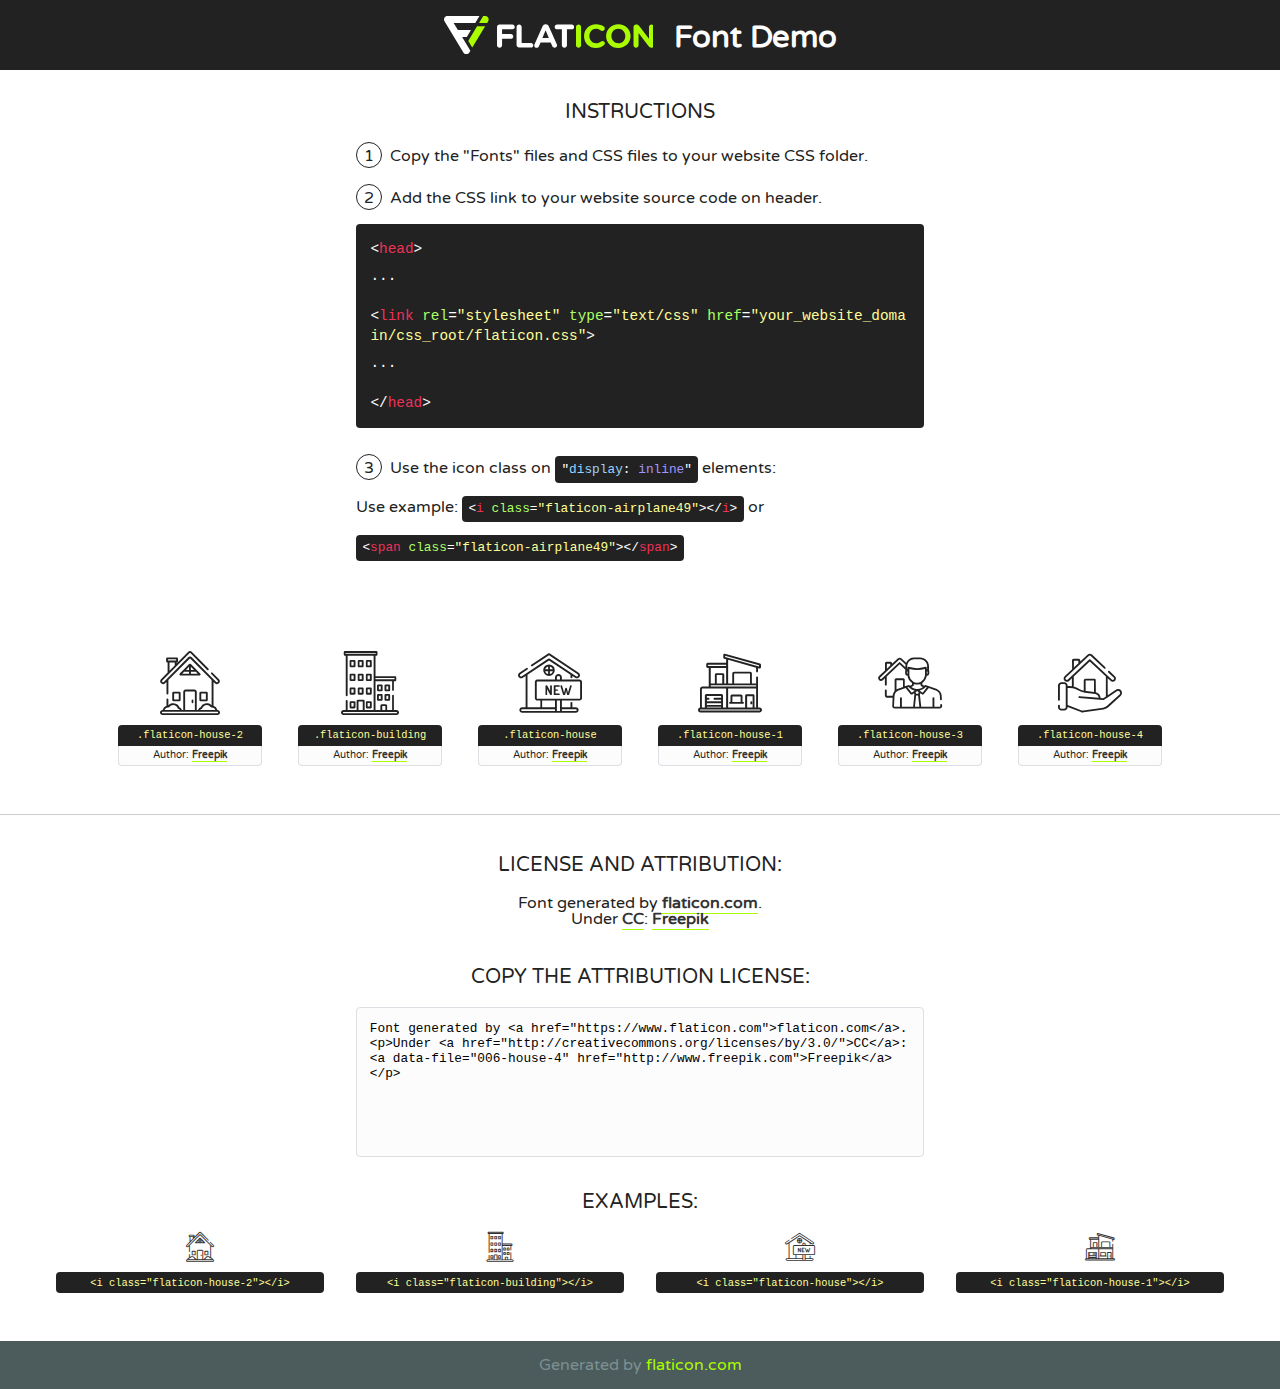
<file: fonts/flaticon/font/flaticon.html>
<!DOCTYPE html>
<!--
  Flaticon icon font: Flaticon
  Creation date: 29/11/2020 06:42
-->
<html>
<!DOCTYPE html>
<html>

<head>
    <title>Flaticon WebFont</title>
    <link href="http://fonts.googleapis.com/css?family=Varela+Round" rel="stylesheet" type="text/css" />
    <link rel="stylesheet" type="text/css" href="flaticon.css">
    <meta charset="UTF-8">
    <style>
    html, body, div, span, applet, object, iframe,
    h1, h2, h3, h4, h5, h6, p, blockquote, pre,
    a, abbr, acronym, address, big, cite, code,
    del, dfn, em, img, ins, kbd, q, s, samp,
    small, strike, strong, sub, sup, tt, var,
    b, u, i, center,
    dl, dt, dd, ol, ul, li,
    fieldset, form, label, legend,
    table, caption, tbody, tfoot, thead, tr, th, td,
    article, aside, canvas, details, embed, 
    figure, figcaption, footer, header, hgroup, 
    menu, nav, output, ruby, section, summary,
    time, mark, audio, video {
        margin: 0;
        padding: 0;
        border: 0;
        font-size: 100%;
        font: inherit;
        vertical-align: baseline;
    }
    /* HTML5 display-role reset for older browsers */
    article, aside, details, figcaption, figure, 
    footer, header, hgroup, menu, nav, section {
        display: block;
    }
    body {
        line-height: 1;
    }
    ol, ul {
        list-style: none;
    }
    blockquote, q {
        quotes: none;
    }
    blockquote:before, blockquote:after,
    q:before, q:after {
        content: '';
        content: none;
    }
    table {
        border-collapse: collapse;
        border-spacing: 0;
    }
    body {
        font-family: 'Varela Round', Helvetica, Arial, sans-serif;
        font-size: 16px;
        color: #222;
    }
    a {
        color: #333;
        border-bottom: 1px solid #a9fd00;
        font-weight: bold;
        text-decoration: none;
    }
    * {
        -moz-box-sizing: border-box;
        -webkit-box-sizing: border-box;
        box-sizing: border-box;
        margin: 0;
        padding: 0;
    }
    [class^="flaticon-"]:before, [class*=" flaticon-"]:before, [class^="flaticon-"]:after, [class*=" flaticon-"]:after {
        font-family: Flaticon;
        font-size: 30px;
        font-style: normal;
        margin-left: 20px;
        color: #333;
    }
    .wrapper {
        max-width: 600px;
        margin: auto;
        padding: 0 1em;
    }
    .title {
        font-size: 1.25em;
        text-align: center;
        margin-bottom: 1em;
        text-transform: uppercase;
    }
    header {
        text-align: center;
        background-color: #222;
        color: #fff;
        padding: 1em;
    }
    header .logo {
        width: 210px;
        height: 38px;
        display: inline-block;
        vertical-align: middle;
        margin-right: 1em;
        border: none;
    }
    header strong {
        font-size: 1.95em;
        font-weight: bold;
        vertical-align: middle;
        margin-top: 5px;
        display: inline-block;
    }
    .demo {
        margin: 2em auto;
        line-height: 1.25em;
    }
    .demo ul li {
        margin-bottom: 1em;
    }
    .demo ul li .num {
        color: #222;
        border-radius: 20px;
        display: inline-block;
        width: 26px;
        padding: 3px;
        height: 26px;
        text-align: center;
        margin-right: 0.5em;
        border: 1px solid #222;
    }
    .demo ul li code {
        background-color: #222;
        border-radius: 4px;
        padding: 0.25em 0.5em;
        display: inline-block;
        color: #fff;
        font-family: Consolas,Monaco,Lucida Console,Liberation Mono,DejaVu Sans Mono,Bitstream Vera Sans Mono,Courier New, monospace;
        font-weight: lighter;
        margin-top: 1em;
        font-size: 0.8em;
        word-break: break-all;
    }
    .demo ul li code.big {
        padding: 1em;
        font-size: 0.9em;
    }
    .demo ul li code .red {
        color: #EF3159;
    }
    .demo ul li code .green {
        color: #ACFF65;
    }
    .demo ul li code .yellow {
        color: #FFFF99;
    }
    .demo ul li code .blue {
        color: #99D3FF;
    }
    .demo ul li code .purple {
        color: #A295FF;
    }
    .demo ul li code .dots {
        margin-top: 0.5em;
        display: block;
    }
    #glyphs {
        border-bottom: 1px solid #ccc;
        padding: 2em 0;
        text-align: center;
    }
    .glyph {
        display: inline-block;
        width: 9em;
        margin: 1em;
        text-align: center;
        vertical-align: top;
        background: #FFF;
    }
    .glyph .glyph-icon {
        padding: 10px;
        display: block;
        font-family:"Flaticon";
        font-size: 64px;
        line-height: 1;
    }
    .glyph .glyph-icon:before {
        font-size: 64px;
        color: #222;
        margin-left: 0;
    }
    .class-name {
        font-size: 0.65em;
        background-color: #222;
        color: #fff;
        border-radius: 4px 4px 0 0;
        padding: 0.5em;
        color: #FFFF99;
        font-family: Consolas,Monaco,Lucida Console,Liberation Mono,DejaVu Sans Mono,Bitstream Vera Sans Mono,Courier New, monospace;
    }
    .author-name {
        font-size: 0.6em;
        background-color: #fcfcfd;
        border: 1px solid #DEDEE4;
        border-top: 0;
        border-radius: 0 0 4px 4px;
        padding: 0.5em;
    }
    .class-name:last-child {
        font-size: 10px;
        color:#888;
    }
    .class-name:last-child a {
        font-size: 10px;
        color:#555;
    }
    .class-name:last-child a:hover {
        color:#a9fd00;
    }
    .glyph > input {
        display: block;
        width: 100px;
        margin: 5px auto;
        text-align: center;
        font-size: 12px;
        cursor: text;
    }
    .glyph > input.icon-input {
        font-family:"Flaticon";
        font-size: 16px;
        margin-bottom: 10px;
    }
    .attribution .title {
        margin-top: 2em;
    }
    .attribution textarea {
        background-color: #fcfcfd;
        padding: 1em;
        border: none;
        box-shadow: none;
        border: 1px solid #DEDEE4;
        border-radius: 4px;
        resize: none;
        width: 100%;
        height: 150px;
        font-size: 0.8em;
        font-family: Consolas,Monaco,Lucida Console,Liberation Mono,DejaVu Sans Mono,Bitstream Vera Sans Mono,Courier New, monospace;
        -webkit-appearance: none;
    }
    .iconsuse {
        margin: 2em auto;
        text-align: center;
        max-width: 1200px;
    }
    .iconsuse:after {
        content: '';
        display: table;
        clear: both;
    }
    .iconsuse .image {
        float: left;
        width: 25%;
        padding: 0 1em;
    }
    .iconsuse .image p {
        margin-bottom: 1em;
    }
    .iconsuse .image span {
        display: block;
        font-size: 0.65em;
        background-color: #222;
        color: #fff;
        border-radius: 4px;
        padding: 0.5em;
        color: #FFFF99;
        margin-top: 1em;
        font-family: Consolas,Monaco,Lucida Console,Liberation Mono,DejaVu Sans Mono,Bitstream Vera Sans Mono,Courier New, monospace;
    }
    #footer {
        text-align: center;
        background-color: #4C5B5C;
        color: #7c9192;
        padding: 1em;
    }
    #footer a {
        border: none;
        color: #a9fd00;
        font-weight: normal;
    }
    @media (max-width: 960px) {
        .iconsuse .image {
            width: 50%;
        }
    }
    @media (max-width: 560px) {
        .iconsuse .image {
            width: 100%;
        }
    }
    </style>
</head>

<body class="characters-off">

    <header>
        <a href="https://www.flaticon.com" target="_blank" class="logo">
            <svg version="1.1" xmlns="http://www.w3.org/2000/svg" xmlns:xlink="http://www.w3.org/1999/xlink" xmlns:a="http://ns.adobe.com/AdobeSVGViewerExtensions/3.0/" viewBox="0 0 560.875 102.036" enable-background="new 0 0 560.875 102.036" xml:space="preserve">
                <defs>
                </defs>
                <g>
                    <g class="letters">
                        <path fill="#ffffff" d="M141.596,29.675c0-3.777,2.985-6.767,6.764-6.767h34.438c3.426,0,6.15,2.728,6.15,6.15
                        c0,3.43-2.724,6.149-6.15,6.149h-27.674v13.091h23.719c3.429,0,6.151,2.724,6.151,6.15c0,3.43-2.723,6.149-6.151,6.149h-23.719
                        v17.574c0,3.773-2.986,6.761-6.764,6.761c-3.779,0-6.764-2.989-6.764-6.761V29.675z"></path>
                        <path fill="#ffffff" d="M193.844,29.149c0-3.781,2.985-6.767,6.764-6.767c3.776,0,6.763,2.985,6.763,6.767v42.957h25.039
                        c3.426,0,6.149,2.726,6.149,6.153c0,3.425-2.723,6.15-6.149,6.15h-31.802c-3.779,0-6.764-2.986-6.764-6.768V29.149z"></path>
                        <path fill="#ffffff" d="M241.891,75.71l21.438-48.407c1.492-3.341,4.215-5.357,7.906-5.357h0.792
                        c3.686,0,6.323,2.017,7.815,5.357l21.439,48.407c0.436,0.967,0.701,1.845,0.701,2.723c0,3.602-2.809,6.501-6.414,6.501
                        c-3.161,0-5.269-1.845-6.499-4.655l-4.132-9.661h-27.059l-4.301,10.102c-1.144,2.631-3.426,4.214-6.237,4.214
                        c-3.517,0-6.24-2.81-6.24-6.325C241.1,77.64,241.451,76.677,241.891,75.71z M279.932,58.666l-8.521-20.297l-8.526,20.297H279.932
                        z"></path>
                        <path fill="#ffffff" d="M314.864,35.387H301.86c-3.429,0-6.239-2.813-6.239-6.238c0-3.429,2.811-6.24,6.239-6.24h39.533
                        c3.426,0,6.237,2.811,6.237,6.24c0,3.425-2.811,6.238-6.237,6.238h-13.001v42.785c0,3.773-2.99,6.761-6.764,6.761
                        c-3.779,0-6.764-2.989-6.764-6.761V35.387z"></path>
                        <path fill="#A9FD00" d="M352.615,29.149c0-3.781,2.985-6.767,6.767-6.767c3.774,0,6.761,2.985,6.761,6.767v49.024
                        c0,3.773-2.987,6.761-6.761,6.761c-3.781,0-6.767-2.989-6.767-6.761V29.149z"></path>
                        <path fill="#A9FD00" d="M374.132,53.836v-0.179c0-17.481,13.178-31.801,32.065-31.801c9.22,0,15.459,2.458,20.557,6.238
                        c1.402,1.054,2.637,2.985,2.637,5.357c0,3.692-2.985,6.59-6.681,6.59c-1.845,0-3.071-0.702-4.044-1.319
                        c-3.776-2.813-7.729-4.393-12.562-4.393c-10.364,0-17.831,8.611-17.831,19.154v0.173c0,10.542,7.291,19.329,17.831,19.329
                        c5.715,0,9.492-1.756,13.359-4.834c1.049-0.874,2.458-1.491,4.039-1.491c3.429,0,6.325,2.813,6.325,6.236
                        c0,2.106-1.056,3.78-2.282,4.834c-5.539,4.834-12.036,7.733-21.878,7.733C387.572,85.464,374.132,71.493,374.132,53.836z"></path>
                        <path fill="#A9FD00" d="M433.009,53.836v-0.179c0-17.481,13.79-31.801,32.766-31.801c18.981,0,32.592,14.143,32.592,31.628v0.173
                        c0,17.483-13.785,31.807-32.769,31.807C446.625,85.464,433.009,71.32,433.009,53.836z M484.224,53.836v-0.179
                        c0-10.539-7.725-19.326-18.626-19.326c-10.893,0-18.449,8.611-18.449,19.154v0.173c0,10.542,7.73,19.329,18.626,19.329
                        C476.676,72.986,484.224,64.378,484.224,53.836z"></path>
                        <path fill="#A9FD00" d="M506.233,29.321c0-3.774,2.99-6.763,6.767-6.763h1.401c3.252,0,5.183,1.583,7.029,3.953l26.093,34.265
                        V29.059c0-3.692,2.99-6.677,6.681-6.677c3.683,0,6.671,2.985,6.671,6.677v48.934c0,3.78-2.987,6.765-6.764,6.765h-0.436
                        c-3.257,0-5.188-1.581-7.034-3.953l-27.056-35.492v32.944c0,3.687-2.985,6.676-6.678,6.676c-3.683,0-6.673-2.989-6.673-6.676
                        V29.321z"></path>
                    </g>
                    <g class="insignia">
                        <path fill="#ffffff" d="M48.372,56.137h12.517l11.156-18.537H37.186L25.688,18.539h57.825L94.668,0H9.271
                        C5.925,0,2.842,1.801,1.198,4.716c-1.644,2.907-1.593,6.482,0.134,9.343l50.38,83.501c1.678,2.781,4.689,4.476,7.938,4.476
                        c3.246,0,6.257-1.695,7.935-4.476l2.898-4.804L48.372,56.137z"></path>
                        <g class="i">
                            <path fill="#A9FD00" d="M93.575,18.539h0.031v0.004l21.652,0.004l2.705-4.488c1.727-2.861,1.778-6.436,0.133-9.343
                            C116.454,1.801,113.371,0,110.026,0h-5.294L93.575,18.539z"></path>
                            <polygon fill="#A9FD00" points="88.291,27.356 64.725,66.486 75.519,84.404 109.942,27.356"></polygon>
                        </g>
                    </g>
                </g>
            </svg>
        </a>
        <strong>Font Demo</strong>
    </header>


    <section class="demo wrapper">

        <p class="title">Instructions</p>

        <ul>
            <li>
                <span class="num">1</span>Copy the "Fonts" files and CSS files to your website CSS folder.
            </li>
            <li>
                <span class="num">2</span>Add the CSS link to your website source code on header.
                <code class="big">
                    &lt;<span class="red">head</span>&gt;
                    <br/><span class="dots">...</span>
                    <br/>&lt;<span class="red">link</span> <span class="green">rel</span>=<span class="yellow">"stylesheet"</span> <span class="green">type</span>=<span class="yellow">"text/css"</span> <span class="green">href</span>=<span class="yellow">"your_website_domain/css_root/flaticon.css"</span>&gt;
                    <br/><span class="dots">...</span>
                    <br/>&lt;/<span class="red">head</span>&gt;
                </code>
            </li>

            <li>
                <p>
                    <span class="num">3</span>Use the icon class on <code>"<span class="blue">display</span>:<span class="purple"> inline</span>"</code> elements:
                    <br />
                    Use example: <code>&lt;<span class="red">i</span> <span class="green">class</span>=<span class="yellow">&quot;flaticon-airplane49&quot;</span>&gt;&lt;/<span class="red">i</span>&gt;</code> or <code>&lt;<span class="red">span</span> <span class="green">class</span>=<span class="yellow">&quot;flaticon-airplane49&quot;</span>&gt;&lt;/<span class="red">span</span>&gt;</code>
            </li>
        </ul>

    </section>




   <section id="glyphs">          
    
      
        <div class="glyph"><div class="glyph-icon flaticon-house-2"></div>
            <div class="class-name">.flaticon-house-2</div>
            <div class="author-name">Author: <a data-file="001-house-2" href="http://www.freepik.com">Freepik</a> </div> 
        </div>        
        
        <div class="glyph"><div class="glyph-icon flaticon-building"></div>
            <div class="class-name">.flaticon-building</div>
            <div class="author-name">Author: <a data-file="002-building" href="http://www.freepik.com">Freepik</a> </div> 
        </div>        
        
        <div class="glyph"><div class="glyph-icon flaticon-house"></div>
            <div class="class-name">.flaticon-house</div>
            <div class="author-name">Author: <a data-file="003-house" href="http://www.freepik.com">Freepik</a> </div> 
        </div>        
        
        <div class="glyph"><div class="glyph-icon flaticon-house-1"></div>
            <div class="class-name">.flaticon-house-1</div>
            <div class="author-name">Author: <a data-file="004-house-1" href="http://www.freepik.com">Freepik</a> </div> 
        </div>        
        
        <div class="glyph"><div class="glyph-icon flaticon-house-3"></div>
            <div class="class-name">.flaticon-house-3</div>
            <div class="author-name">Author: <a data-file="005-house-3" href="http://www.freepik.com">Freepik</a> </div> 
        </div>        
        
        <div class="glyph"><div class="glyph-icon flaticon-house-4"></div>
            <div class="class-name">.flaticon-house-4</div>
            <div class="author-name">Author: <a data-file="006-house-4" href="http://www.freepik.com">Freepik</a> </div> 
        </div>        
        

    </section>



    <section class="attribution wrapper"   style="text-align:center;">

      <div class="title">License and attribution:</div><div class="attrDiv">Font generated by <a href="https://www.flaticon.com">flaticon.com</a>. <div><p>Under <a href="http://creativecommons.org/licenses/by/3.0/">CC</a>: <a data-file="006-house-4" href="http://www.freepik.com">Freepik</a></p>  </div>
      </div>
      <div class="title">Copy the Attribution License:</div>

    <textarea onclick="this.focus();this.select();">Font generated by &lt;a href=&quot;https://www.flaticon.com&quot;&gt;flaticon.com&lt;/a&gt;. <p>Under <a href="http://creativecommons.org/licenses/by/3.0/">CC</a>: <a data-file="006-house-4" href="http://www.freepik.com">Freepik</a></p>  
     </textarea>

    </section>

    <section class="iconsuse">

          <div class="title">Examples:</div>            
             
            <div class="image">
                <p>
                    <i class="glyph-icon flaticon-house-2"></i> 
                    <span>&lt;i class=&quot;flaticon-house-2&quot;&gt;&lt;/i&gt;</span>
                </p>
            </div>
            
            <div class="image">
                <p>
                    <i class="glyph-icon flaticon-building"></i> 
                    <span>&lt;i class=&quot;flaticon-building&quot;&gt;&lt;/i&gt;</span>
                </p>
            </div>
            
            <div class="image">
                <p>
                    <i class="glyph-icon flaticon-house"></i> 
                    <span>&lt;i class=&quot;flaticon-house&quot;&gt;&lt;/i&gt;</span>
                </p>
            </div>
            
            <div class="image">
                <p>
                    <i class="glyph-icon flaticon-house-1"></i> 
                    <span>&lt;i class=&quot;flaticon-house-1&quot;&gt;&lt;/i&gt;</span>
                </p>
            </div>
                       
        </div>
                            
    </section>

<div id="footer">
    <div>Generated by <a href="https://www.flaticon.com">flaticon.com</a>
    </div>
</div>



</body>
</html>
</file>
<file: fonts/icomoon/style.css>
@font-face {
  font-family: 'icomoon';
  src:  url('fonts/icomoon.eot?10si43');
  src:  url('fonts/icomoon.eot?10si43#iefix') format('embedded-opentype'),
    url('fonts/icomoon.ttf?10si43') format('truetype'),
    url('fonts/icomoon.woff?10si43') format('woff'),
    url('fonts/icomoon.svg?10si43#icomoon') format('svg');
  font-weight: normal;
  font-style: normal;
}

[class^="icon-"], [class*=" icon-"] {
  /* use !important to prevent issues with browser extensions that change fonts */
  font-family: 'icomoon' !important;
  speak: none;
  font-style: normal;
  font-weight: normal;
  font-variant: normal;
  text-transform: none;
  line-height: 1;

  /* Better Font Rendering =========== */
  -webkit-font-smoothing: antialiased;
  -moz-osx-font-smoothing: grayscale;
}

.icon-asterisk:before {
  content: "\f069";
}
.icon-plus:before {
  content: "\f067";
}
.icon-question:before {
  content: "\f128";
}
.icon-minus:before {
  content: "\f068";
}
.icon-glass:before {
  content: "\f000";
}
.icon-music:before {
  content: "\f001";
}
.icon-search:before {
  content: "\f002";
}
.icon-envelope-o:before {
  content: "\f003";
}
.icon-heart:before {
  content: "\f004";
}
.icon-star:before {
  content: "\f005";
}
.icon-star-o:before {
  content: "\f006";
}
.icon-user:before {
  content: "\f007";
}
.icon-film:before {
  content: "\f008";
}
.icon-th-large:before {
  content: "\f009";
}
.icon-th:before {
  content: "\f00a";
}
.icon-th-list:before {
  content: "\f00b";
}
.icon-check:before {
  content: "\f00c";
}
.icon-close:before {
  content: "\f00d";
}
.icon-remove:before {
  content: "\f00d";
}
.icon-times:before {
  content: "\f00d";
}
.icon-search-plus:before {
  content: "\f00e";
}
.icon-search-minus:before {
  content: "\f010";
}
.icon-power-off:before {
  content: "\f011";
}
.icon-signal:before {
  content: "\f012";
}
.icon-cog:before {
  content: "\f013";
}
.icon-gear:before {
  content: "\f013";
}
.icon-trash-o:before {
  content: "\f014";
}
.icon-home:before {
  content: "\f015";
}
.icon-file-o:before {
  content: "\f016";
}
.icon-clock-o:before {
  content: "\f017";
}
.icon-road:before {
  content: "\f018";
}
.icon-download:before {
  content: "\f019";
}
.icon-arrow-circle-o-down:before {
  content: "\f01a";
}
.icon-arrow-circle-o-up:before {
  content: "\f01b";
}
.icon-inbox:before {
  content: "\f01c";
}
.icon-play-circle-o:before {
  content: "\f01d";
}
.icon-repeat:before {
  content: "\f01e";
}
.icon-rotate-right:before {
  content: "\f01e";
}
.icon-refresh:before {
  content: "\f021";
}
.icon-list-alt:before {
  content: "\f022";
}
.icon-lock:before {
  content: "\f023";
}
.icon-flag:before {
  content: "\f024";
}
.icon-headphones:before {
  content: "\f025";
}
.icon-volume-off:before {
  content: "\f026";
}
.icon-volume-down:before {
  content: "\f027";
}
.icon-volume-up:before {
  content: "\f028";
}
.icon-qrcode:before {
  content: "\f029";
}
.icon-barcode:before {
  content: "\f02a";
}
.icon-tag:before {
  content: "\f02b";
}
.icon-tags:before {
  content: "\f02c";
}
.icon-book:before {
  content: "\f02d";
}
.icon-bookmark:before {
  content: "\f02e";
}
.icon-print:before {
  content: "\f02f";
}
.icon-camera:before {
  content: "\f030";
}
.icon-font:before {
  content: "\f031";
}
.icon-bold:before {
  content: "\f032";
}
.icon-italic:before {
  content: "\f033";
}
.icon-text-height:before {
  content: "\f034";
}
.icon-text-width:before {
  content: "\f035";
}
.icon-align-left:before {
  content: "\f036";
}
.icon-align-center:before {
  content: "\f037";
}
.icon-align-right:before {
  content: "\f038";
}
.icon-align-justify:before {
  content: "\f039";
}
.icon-list:before {
  content: "\f03a";
}
.icon-dedent:before {
  content: "\f03b";
}
.icon-outdent:before {
  content: "\f03b";
}
.icon-indent:before {
  content: "\f03c";
}
.icon-video-camera:before {
  content: "\f03d";
}
.icon-image:before {
  content: "\f03e";
}
.icon-photo:before {
  content: "\f03e";
}
.icon-picture-o:before {
  content: "\f03e";
}
.icon-pencil:before {
  content: "\f040";
}
.icon-map-marker:before {
  content: "\f041";
}
.icon-adjust:before {
  content: "\f042";
}
.icon-tint:before {
  content: "\f043";
}
.icon-edit:before {
  content: "\f044";
}
.icon-pencil-square-o:before {
  content: "\f044";
}
.icon-share-square-o:before {
  content: "\f045";
}
.icon-check-square-o:before {
  content: "\f046";
}
.icon-arrows:before {
  content: "\f047";
}
.icon-step-backward:before {
  content: "\f048";
}
.icon-fast-backward:before {
  content: "\f049";
}
.icon-backward:before {
  content: "\f04a";
}
.icon-play:before {
  content: "\f04b";
}
.icon-pause:before {
  content: "\f04c";
}
.icon-stop:before {
  content: "\f04d";
}
.icon-forward:before {
  content: "\f04e";
}
.icon-fast-forward:before {
  content: "\f050";
}
.icon-step-forward:before {
  content: "\f051";
}
.icon-eject:before {
  content: "\f052";
}
.icon-chevron-left:before {
  content: "\f053";
}
.icon-chevron-right:before {
  content: "\f054";
}
.icon-plus-circle:before {
  content: "\f055";
}
.icon-minus-circle:before {
  content: "\f056";
}
.icon-times-circle:before {
  content: "\f057";
}
.icon-check-circle:before {
  content: "\f058";
}
.icon-question-circle:before {
  content: "\f059";
}
.icon-info-circle:before {
  content: "\f05a";
}
.icon-crosshairs:before {
  content: "\f05b";
}
.icon-times-circle-o:before {
  content: "\f05c";
}
.icon-check-circle-o:before {
  content: "\f05d";
}
.icon-ban:before {
  content: "\f05e";
}
.icon-arrow-left:before {
  content: "\f060";
}
.icon-arrow-right:before {
  content: "\f061";
}
.icon-arrow-up:before {
  content: "\f062";
}
.icon-arrow-down:before {
  content: "\f063";
}
.icon-mail-forward:before {
  content: "\f064";
}
.icon-share:before {
  content: "\f064";
}
.icon-expand:before {
  content: "\f065";
}
.icon-compress:before {
  content: "\f066";
}
.icon-exclamation-circle:before {
  content: "\f06a";
}
.icon-gift:before {
  content: "\f06b";
}
.icon-leaf:before {
  content: "\f06c";
}
.icon-fire:before {
  content: "\f06d";
}
.icon-eye:before {
  content: "\f06e";
}
.icon-eye-slash:before {
  content: "\f070";
}
.icon-exclamation-triangle:before {
  content: "\f071";
}
.icon-warning:before {
  content: "\f071";
}
.icon-plane:before {
  content: "\f072";
}
.icon-calendar:before {
  content: "\f073";
}
.icon-random:before {
  content: "\f074";
}
.icon-comment:before {
  content: "\f075";
}
.icon-magnet:before {
  content: "\f076";
}
.icon-chevron-up:before {
  content: "\f077";
}
.icon-chevron-down:before {
  content: "\f078";
}
.icon-retweet:before {
  content: "\f079";
}
.icon-shopping-cart:before {
  content: "\f07a";
}
.icon-folder:before {
  content: "\f07b";
}
.icon-folder-open:before {
  content: "\f07c";
}
.icon-arrows-v:before {
  content: "\f07d";
}
.icon-arrows-h:before {
  content: "\f07e";
}
.icon-bar-chart:before {
  content: "\f080";
}
.icon-bar-chart-o:before {
  content: "\f080";
}
.icon-twitter-square:before {
  content: "\f081";
}
.icon-facebook-square:before {
  content: "\f082";
}
.icon-camera-retro:before {
  content: "\f083";
}
.icon-key:before {
  content: "\f084";
}
.icon-cogs:before {
  content: "\f085";
}
.icon-gears:before {
  content: "\f085";
}
.icon-comments:before {
  content: "\f086";
}
.icon-thumbs-o-up:before {
  content: "\f087";
}
.icon-thumbs-o-down:before {
  content: "\f088";
}
.icon-star-half:before {
  content: "\f089";
}
.icon-heart-o:before {
  content: "\f08a";
}
.icon-sign-out:before {
  content: "\f08b";
}
.icon-linkedin-square:before {
  content: "\f08c";
}
.icon-thumb-tack:before {
  content: "\f08d";
}
.icon-external-link:before {
  content: "\f08e";
}
.icon-sign-in:before {
  content: "\f090";
}
.icon-trophy:before {
  content: "\f091";
}
.icon-github-square:before {
  content: "\f092";
}
.icon-upload:before {
  content: "\f093";
}
.icon-lemon-o:before {
  content: "\f094";
}
.icon-phone:before {
  content: "\f095";
}
.icon-square-o:before {
  content: "\f096";
}
.icon-bookmark-o:before {
  content: "\f097";
}
.icon-phone-square:before {
  content: "\f098";
}
.icon-twitter:before {
  content: "\f099";
}
.icon-facebook:before {
  content: "\f09a";
}
.icon-facebook-f:before {
  content: "\f09a";
}
.icon-github:before {
  content: "\f09b";
}
.icon-unlock:before {
  content: "\f09c";
}
.icon-credit-card:before {
  content: "\f09d";
}
.icon-feed:before {
  content: "\f09e";
}
.icon-rss:before {
  content: "\f09e";
}
.icon-hdd-o:before {
  content: "\f0a0";
}
.icon-bullhorn:before {
  content: "\f0a1";
}
.icon-bell-o:before {
  content: "\f0a2";
}
.icon-certificate:before {
  content: "\f0a3";
}
.icon-hand-o-right:before {
  content: "\f0a4";
}
.icon-hand-o-left:before {
  content: "\f0a5";
}
.icon-hand-o-up:before {
  content: "\f0a6";
}
.icon-hand-o-down:before {
  content: "\f0a7";
}
.icon-arrow-circle-left:before {
  content: "\f0a8";
}
.icon-arrow-circle-right:before {
  content: "\f0a9";
}
.icon-arrow-circle-up:before {
  content: "\f0aa";
}
.icon-arrow-circle-down:before {
  content: "\f0ab";
}
.icon-globe:before {
  content: "\f0ac";
}
.icon-wrench:before {
  content: "\f0ad";
}
.icon-tasks:before {
  content: "\f0ae";
}
.icon-filter:before {
  content: "\f0b0";
}
.icon-briefcase:before {
  content: "\f0b1";
}
.icon-arrows-alt:before {
  content: "\f0b2";
}
.icon-group:before {
  content: "\f0c0";
}
.icon-users:before {
  content: "\f0c0";
}
.icon-chain:before {
  content: "\f0c1";
}
.icon-link:before {
  content: "\f0c1";
}
.icon-cloud:before {
  content: "\f0c2";
}
.icon-flask:before {
  content: "\f0c3";
}
.icon-cut:before {
  content: "\f0c4";
}
.icon-scissors:before {
  content: "\f0c4";
}
.icon-copy:before {
  content: "\f0c5";
}
.icon-files-o:before {
  content: "\f0c5";
}
.icon-paperclip:before {
  content: "\f0c6";
}
.icon-floppy-o:before {
  content: "\f0c7";
}
.icon-save:before {
  content: "\f0c7";
}
.icon-square:before {
  content: "\f0c8";
}
.icon-bars:before {
  content: "\f0c9";
}
.icon-navicon:before {
  content: "\f0c9";
}
.icon-reorder:before {
  content: "\f0c9";
}
.icon-list-ul:before {
  content: "\f0ca";
}
.icon-list-ol:before {
  content: "\f0cb";
}
.icon-strikethrough:before {
  content: "\f0cc";
}
.icon-underline:before {
  content: "\f0cd";
}
.icon-table:before {
  content: "\f0ce";
}
.icon-magic:before {
  content: "\f0d0";
}
.icon-truck:before {
  content: "\f0d1";
}
.icon-pinterest:before {
  content: "\f0d2";
}
.icon-pinterest-square:before {
  content: "\f0d3";
}
.icon-google-plus-square:before {
  content: "\f0d4";
}
.icon-google-plus:before {
  content: "\f0d5";
}
.icon-money:before {
  content: "\f0d6";
}
.icon-caret-down:before {
  content: "\f0d7";
}
.icon-caret-up:before {
  content: "\f0d8";
}
.icon-caret-left:before {
  content: "\f0d9";
}
.icon-caret-right:before {
  content: "\f0da";
}
.icon-columns:before {
  content: "\f0db";
}
.icon-sort:before {
  content: "\f0dc";
}
.icon-unsorted:before {
  content: "\f0dc";
}
.icon-sort-desc:before {
  content: "\f0dd";
}
.icon-sort-down:before {
  content: "\f0dd";
}
.icon-sort-asc:before {
  content: "\f0de";
}
.icon-sort-up:before {
  content: "\f0de";
}
.icon-envelope:before {
  content: "\f0e0";
}
.icon-linkedin:before {
  content: "\f0e1";
}
.icon-rotate-left:before {
  content: "\f0e2";
}
.icon-undo:before {
  content: "\f0e2";
}
.icon-gavel:before {
  content: "\f0e3";
}
.icon-legal:before {
  content: "\f0e3";
}
.icon-dashboard:before {
  content: "\f0e4";
}
.icon-tachometer:before {
  content: "\f0e4";
}
.icon-comment-o:before {
  content: "\f0e5";
}
.icon-comments-o:before {
  content: "\f0e6";
}
.icon-bolt:before {
  content: "\f0e7";
}
.icon-flash:before {
  content: "\f0e7";
}
.icon-sitemap:before {
  content: "\f0e8";
}
.icon-umbrella:before {
  content: "\f0e9";
}
.icon-clipboard:before {
  content: "\f0ea";
}
.icon-paste:before {
  content: "\f0ea";
}
.icon-lightbulb-o:before {
  content: "\f0eb";
}
.icon-exchange:before {
  content: "\f0ec";
}
.icon-cloud-download:before {
  content: "\f0ed";
}
.icon-cloud-upload:before {
  content: "\f0ee";
}
.icon-user-md:before {
  content: "\f0f0";
}
.icon-stethoscope:before {
  content: "\f0f1";
}
.icon-suitcase:before {
  content: "\f0f2";
}
.icon-bell:before {
  content: "\f0f3";
}
.icon-coffee:before {
  content: "\f0f4";
}
.icon-cutlery:before {
  content: "\f0f5";
}
.icon-file-text-o:before {
  content: "\f0f6";
}
.icon-building-o:before {
  content: "\f0f7";
}
.icon-hospital-o:before {
  content: "\f0f8";
}
.icon-ambulance:before {
  content: "\f0f9";
}
.icon-medkit:before {
  content: "\f0fa";
}
.icon-fighter-jet:before {
  content: "\f0fb";
}
.icon-beer:before {
  content: "\f0fc";
}
.icon-h-square:before {
  content: "\f0fd";
}
.icon-plus-square:before {
  content: "\f0fe";
}
.icon-angle-double-left:before {
  content: "\f100";
}
.icon-angle-double-right:before {
  content: "\f101";
}
.icon-angle-double-up:before {
  content: "\f102";
}
.icon-angle-double-down:before {
  content: "\f103";
}
.icon-angle-left:before {
  content: "\f104";
}
.icon-angle-right:before {
  content: "\f105";
}
.icon-angle-up:before {
  content: "\f106";
}
.icon-angle-down:before {
  content: "\f107";
}
.icon-desktop:before {
  content: "\f108";
}
.icon-laptop:before {
  content: "\f109";
}
.icon-tablet:before {
  content: "\f10a";
}
.icon-mobile:before {
  content: "\f10b";
}
.icon-mobile-phone:before {
  content: "\f10b";
}
.icon-circle-o:before {
  content: "\f10c";
}
.icon-quote-left:before {
  content: "\f10d";
}
.icon-quote-right:before {
  content: "\f10e";
}
.icon-spinner:before {
  content: "\f110";
}
.icon-circle:before {
  content: "\f111";
}
.icon-mail-reply:before {
  content: "\f112";
}
.icon-reply:before {
  content: "\f112";
}
.icon-github-alt:before {
  content: "\f113";
}
.icon-folder-o:before {
  content: "\f114";
}
.icon-folder-open-o:before {
  content: "\f115";
}
.icon-smile-o:before {
  content: "\f118";
}
.icon-frown-o:before {
  content: "\f119";
}
.icon-meh-o:before {
  content: "\f11a";
}
.icon-gamepad:before {
  content: "\f11b";
}
.icon-keyboard-o:before {
  content: "\f11c";
}
.icon-flag-o:before {
  content: "\f11d";
}
.icon-flag-checkered:before {
  content: "\f11e";
}
.icon-terminal:before {
  content: "\f120";
}
.icon-code:before {
  content: "\f121";
}
.icon-mail-reply-all:before {
  content: "\f122";
}
.icon-reply-all:before {
  content: "\f122";
}
.icon-star-half-empty:before {
  content: "\f123";
}
.icon-star-half-full:before {
  content: "\f123";
}
.icon-star-half-o:before {
  content: "\f123";
}
.icon-location-arrow:before {
  content: "\f124";
}
.icon-crop:before {
  content: "\f125";
}
.icon-code-fork:before {
  content: "\f126";
}
.icon-chain-broken:before {
  content: "\f127";
}
.icon-unlink:before {
  content: "\f127";
}
.icon-info:before {
  content: "\f129";
}
.icon-exclamation:before {
  content: "\f12a";
}
.icon-superscript:before {
  content: "\f12b";
}
.icon-subscript:before {
  content: "\f12c";
}
.icon-eraser:before {
  content: "\f12d";
}
.icon-puzzle-piece:before {
  content: "\f12e";
}
.icon-microphone:before {
  content: "\f130";
}
.icon-microphone-slash:before {
  content: "\f131";
}
.icon-shield:before {
  content: "\f132";
}
.icon-calendar-o:before {
  content: "\f133";
}
.icon-fire-extinguisher:before {
  content: "\f134";
}
.icon-rocket:before {
  content: "\f135";
}
.icon-maxcdn:before {
  content: "\f136";
}
.icon-chevron-circle-left:before {
  content: "\f137";
}
.icon-chevron-circle-right:before {
  content: "\f138";
}
.icon-chevron-circle-up:before {
  content: "\f139";
}
.icon-chevron-circle-down:before {
  content: "\f13a";
}
.icon-html5:before {
  content: "\f13b";
}
.icon-css3:before {
  content: "\f13c";
}
.icon-anchor:before {
  content: "\f13d";
}
.icon-unlock-alt:before {
  content: "\f13e";
}
.icon-bullseye:before {
  content: "\f140";
}
.icon-ellipsis-h:before {
  content: "\f141";
}
.icon-ellipsis-v:before {
  content: "\f142";
}
.icon-rss-square:before {
  content: "\f143";
}
.icon-play-circle:before {
  content: "\f144";
}
.icon-ticket:before {
  content: "\f145";
}
.icon-minus-square:before {
  content: "\f146";
}
.icon-minus-square-o:before {
  content: "\f147";
}
.icon-level-up:before {
  content: "\f148";
}
.icon-level-down:before {
  content: "\f149";
}
.icon-check-square:before {
  content: "\f14a";
}
.icon-pencil-square:before {
  content: "\f14b";
}
.icon-external-link-square:before {
  content: "\f14c";
}
.icon-share-square:before {
  content: "\f14d";
}
.icon-compass:before {
  content: "\f14e";
}
.icon-caret-square-o-down:before {
  content: "\f150";
}
.icon-toggle-down:before {
  content: "\f150";
}
.icon-caret-square-o-up:before {
  content: "\f151";
}
.icon-toggle-up:before {
  content: "\f151";
}
.icon-caret-square-o-right:before {
  content: "\f152";
}
.icon-toggle-right:before {
  content: "\f152";
}
.icon-eur:before {
  content: "\f153";
}
.icon-euro:before {
  content: "\f153";
}
.icon-gbp:before {
  content: "\f154";
}
.icon-dollar:before {
  content: "\f155";
}
.icon-usd:before {
  content: "\f155";
}
.icon-inr:before {
  content: "\f156";
}
.icon-rupee:before {
  content: "\f156";
}
.icon-cny:before {
  content: "\f157";
}
.icon-jpy:before {
  content: "\f157";
}
.icon-rmb:before {
  content: "\f157";
}
.icon-yen:before {
  content: "\f157";
}
.icon-rouble:before {
  content: "\f158";
}
.icon-rub:before {
  content: "\f158";
}
.icon-ruble:before {
  content: "\f158";
}
.icon-krw:before {
  content: "\f159";
}
.icon-won:before {
  content: "\f159";
}
.icon-bitcoin:before {
  content: "\f15a";
}
.icon-btc:before {
  content: "\f15a";
}
.icon-file:before {
  content: "\f15b";
}
.icon-file-text:before {
  content: "\f15c";
}
.icon-sort-alpha-asc:before {
  content: "\f15d";
}
.icon-sort-alpha-desc:before {
  content: "\f15e";
}
.icon-sort-amount-asc:before {
  content: "\f160";
}
.icon-sort-amount-desc:before {
  content: "\f161";
}
.icon-sort-numeric-asc:before {
  content: "\f162";
}
.icon-sort-numeric-desc:before {
  content: "\f163";
}
.icon-thumbs-up:before {
  content: "\f164";
}
.icon-thumbs-down:before {
  content: "\f165";
}
.icon-youtube-square:before {
  content: "\f166";
}
.icon-youtube:before {
  content: "\f167";
}
.icon-xing:before {
  content: "\f168";
}
.icon-xing-square:before {
  content: "\f169";
}
.icon-youtube-play:before {
  content: "\f16a";
}
.icon-dropbox:before {
  content: "\f16b";
}
.icon-stack-overflow:before {
  content: "\f16c";
}
.icon-instagram:before {
  content: "\f16d";
}
.icon-flickr:before {
  content: "\f16e";
}
.icon-adn:before {
  content: "\f170";
}
.icon-bitbucket:before {
  content: "\f171";
}
.icon-bitbucket-square:before {
  content: "\f172";
}
.icon-tumblr:before {
  content: "\f173";
}
.icon-tumblr-square:before {
  content: "\f174";
}
.icon-long-arrow-down:before {
  content: "\f175";
}
.icon-long-arrow-up:before {
  content: "\f176";
}
.icon-long-arrow-left:before {
  content: "\f177";
}
.icon-long-arrow-right:before {
  content: "\f178";
}
.icon-apple:before {
  content: "\f179";
}
.icon-windows:before {
  content: "\f17a";
}
.icon-android:before {
  content: "\f17b";
}
.icon-linux:before {
  content: "\f17c";
}
.icon-dribbble:before {
  content: "\f17d";
}
.icon-skype:before {
  content: "\f17e";
}
.icon-foursquare:before {
  content: "\f180";
}
.icon-trello:before {
  content: "\f181";
}
.icon-female:before {
  content: "\f182";
}
.icon-male:before {
  content: "\f183";
}
.icon-gittip:before {
  content: "\f184";
}
.icon-gratipay:before {
  content: "\f184";
}
.icon-sun-o:before {
  content: "\f185";
}
.icon-moon-o:before {
  content: "\f186";
}
.icon-archive:before {
  content: "\f187";
}
.icon-bug:before {
  content: "\f188";
}
.icon-vk:before {
  content: "\f189";
}
.icon-weibo:before {
  content: "\f18a";
}
.icon-renren:before {
  content: "\f18b";
}
.icon-pagelines:before {
  content: "\f18c";
}
.icon-stack-exchange:before {
  content: "\f18d";
}
.icon-arrow-circle-o-right:before {
  content: "\f18e";
}
.icon-arrow-circle-o-left:before {
  content: "\f190";
}
.icon-caret-square-o-left:before {
  content: "\f191";
}
.icon-toggle-left:before {
  content: "\f191";
}
.icon-dot-circle-o:before {
  content: "\f192";
}
.icon-wheelchair:before {
  content: "\f193";
}
.icon-vimeo-square:before {
  content: "\f194";
}
.icon-try:before {
  content: "\f195";
}
.icon-turkish-lira:before {
  content: "\f195";
}
.icon-plus-square-o:before {
  content: "\f196";
}
.icon-space-shuttle:before {
  content: "\f197";
}
.icon-slack:before {
  content: "\f198";
}
.icon-envelope-square:before {
  content: "\f199";
}
.icon-wordpress:before {
  content: "\f19a";
}
.icon-openid:before {
  content: "\f19b";
}
.icon-bank:before {
  content: "\f19c";
}
.icon-institution:before {
  content: "\f19c";
}
.icon-university:before {
  content: "\f19c";
}
.icon-graduation-cap:before {
  content: "\f19d";
}
.icon-mortar-board:before {
  content: "\f19d";
}
.icon-yahoo:before {
  content: "\f19e";
}
.icon-google:before {
  content: "\f1a0";
}
.icon-reddit:before {
  content: "\f1a1";
}
.icon-reddit-square:before {
  content: "\f1a2";
}
.icon-stumbleupon-circle:before {
  content: "\f1a3";
}
.icon-stumbleupon:before {
  content: "\f1a4";
}
.icon-delicious:before {
  content: "\f1a5";
}
.icon-digg:before {
  content: "\f1a6";
}
.icon-pied-piper-pp:before {
  content: "\f1a7";
}
.icon-pied-piper-alt:before {
  content: "\f1a8";
}
.icon-drupal:before {
  content: "\f1a9";
}
.icon-joomla:before {
  content: "\f1aa";
}
.icon-language:before {
  content: "\f1ab";
}
.icon-fax:before {
  content: "\f1ac";
}
.icon-building:before {
  content: "\f1ad";
}
.icon-child:before {
  content: "\f1ae";
}
.icon-paw:before {
  content: "\f1b0";
}
.icon-spoon:before {
  content: "\f1b1";
}
.icon-cube:before {
  content: "\f1b2";
}
.icon-cubes:before {
  content: "\f1b3";
}
.icon-behance:before {
  content: "\f1b4";
}
.icon-behance-square:before {
  content: "\f1b5";
}
.icon-steam:before {
  content: "\f1b6";
}
.icon-steam-square:before {
  content: "\f1b7";
}
.icon-recycle:before {
  content: "\f1b8";
}
.icon-automobile:before {
  content: "\f1b9";
}
.icon-car:before {
  content: "\f1b9";
}
.icon-cab:before {
  content: "\f1ba";
}
.icon-taxi:before {
  content: "\f1ba";
}
.icon-tree:before {
  content: "\f1bb";
}
.icon-spotify:before {
  content: "\f1bc";
}
.icon-deviantart:before {
  content: "\f1bd";
}
.icon-soundcloud:before {
  content: "\f1be";
}
.icon-database:before {
  content: "\f1c0";
}
.icon-file-pdf-o:before {
  content: "\f1c1";
}
.icon-file-word-o:before {
  content: "\f1c2";
}
.icon-file-excel-o:before {
  content: "\f1c3";
}
.icon-file-powerpoint-o:before {
  content: "\f1c4";
}
.icon-file-image-o:before {
  content: "\f1c5";
}
.icon-file-photo-o:before {
  content: "\f1c5";
}
.icon-file-picture-o:before {
  content: "\f1c5";
}
.icon-file-archive-o:before {
  content: "\f1c6";
}
.icon-file-zip-o:before {
  content: "\f1c6";
}
.icon-file-audio-o:before {
  content: "\f1c7";
}
.icon-file-sound-o:before {
  content: "\f1c7";
}
.icon-file-movie-o:before {
  content: "\f1c8";
}
.icon-file-video-o:before {
  content: "\f1c8";
}
.icon-file-code-o:before {
  content: "\f1c9";
}
.icon-vine:before {
  content: "\f1ca";
}
.icon-codepen:before {
  content: "\f1cb";
}
.icon-jsfiddle:before {
  content: "\f1cc";
}
.icon-life-bouy:before {
  content: "\f1cd";
}
.icon-life-buoy:before {
  content: "\f1cd";
}
.icon-life-ring:before {
  content: "\f1cd";
}
.icon-life-saver:before {
  content: "\f1cd";
}
.icon-support:before {
  content: "\f1cd";
}
.icon-circle-o-notch:before {
  content: "\f1ce";
}
.icon-ra:before {
  content: "\f1d0";
}
.icon-rebel:before {
  content: "\f1d0";
}
.icon-resistance:before {
  content: "\f1d0";
}
.icon-empire:before {
  content: "\f1d1";
}
.icon-ge:before {
  content: "\f1d1";
}
.icon-git-square:before {
  content: "\f1d2";
}
.icon-git:before {
  content: "\f1d3";
}
.icon-hacker-news:before {
  content: "\f1d4";
}
.icon-y-combinator-square:before {
  content: "\f1d4";
}
.icon-yc-square:before {
  content: "\f1d4";
}
.icon-tencent-weibo:before {
  content: "\f1d5";
}
.icon-qq:before {
  content: "\f1d6";
}
.icon-wechat:before {
  content: "\f1d7";
}
.icon-weixin:before {
  content: "\f1d7";
}
.icon-paper-plane:before {
  content: "\f1d8";
}
.icon-send:before {
  content: "\f1d8";
}
.icon-paper-plane-o:before {
  content: "\f1d9";
}
.icon-send-o:before {
  content: "\f1d9";
}
.icon-history:before {
  content: "\f1da";
}
.icon-circle-thin:before {
  content: "\f1db";
}
.icon-header:before {
  content: "\f1dc";
}
.icon-paragraph:before {
  content: "\f1dd";
}
.icon-sliders:before {
  content: "\f1de";
}
.icon-share-alt:before {
  content: "\f1e0";
}
.icon-share-alt-square:before {
  content: "\f1e1";
}
.icon-bomb:before {
  content: "\f1e2";
}
.icon-futbol-o:before {
  content: "\f1e3";
}
.icon-soccer-ball-o:before {
  content: "\f1e3";
}
.icon-tty:before {
  content: "\f1e4";
}
.icon-binoculars:before {
  content: "\f1e5";
}
.icon-plug:before {
  content: "\f1e6";
}
.icon-slideshare:before {
  content: "\f1e7";
}
.icon-twitch:before {
  content: "\f1e8";
}
.icon-yelp:before {
  content: "\f1e9";
}
.icon-newspaper-o:before {
  content: "\f1ea";
}
.icon-wifi:before {
  content: "\f1eb";
}
.icon-calculator:before {
  content: "\f1ec";
}
.icon-paypal:before {
  content: "\f1ed";
}
.icon-google-wallet:before {
  content: "\f1ee";
}
.icon-cc-visa:before {
  content: "\f1f0";
}
.icon-cc-mastercard:before {
  content: "\f1f1";
}
.icon-cc-discover:before {
  content: "\f1f2";
}
.icon-cc-amex:before {
  content: "\f1f3";
}
.icon-cc-paypal:before {
  content: "\f1f4";
}
.icon-cc-stripe:before {
  content: "\f1f5";
}
.icon-bell-slash:before {
  content: "\f1f6";
}
.icon-bell-slash-o:before {
  content: "\f1f7";
}
.icon-trash:before {
  content: "\f1f8";
}
.icon-copyright:before {
  content: "\f1f9";
}
.icon-at:before {
  content: "\f1fa";
}
.icon-eyedropper:before {
  content: "\f1fb";
}
.icon-paint-brush:before {
  content: "\f1fc";
}
.icon-birthday-cake:before {
  content: "\f1fd";
}
.icon-area-chart:before {
  content: "\f1fe";
}
.icon-pie-chart:before {
  content: "\f200";
}
.icon-line-chart:before {
  content: "\f201";
}
.icon-lastfm:before {
  content: "\f202";
}
.icon-lastfm-square:before {
  content: "\f203";
}
.icon-toggle-off:before {
  content: "\f204";
}
.icon-toggle-on:before {
  content: "\f205";
}
.icon-bicycle:before {
  content: "\f206";
}
.icon-bus:before {
  content: "\f207";
}
.icon-ioxhost:before {
  content: "\f208";
}
.icon-angellist:before {
  content: "\f209";
}
.icon-cc:before {
  content: "\f20a";
}
.icon-ils:before {
  content: "\f20b";
}
.icon-shekel:before {
  content: "\f20b";
}
.icon-sheqel:before {
  content: "\f20b";
}
.icon-meanpath:before {
  content: "\f20c";
}
.icon-buysellads:before {
  content: "\f20d";
}
.icon-connectdevelop:before {
  content: "\f20e";
}
.icon-dashcube:before {
  content: "\f210";
}
.icon-forumbee:before {
  content: "\f211";
}
.icon-leanpub:before {
  content: "\f212";
}
.icon-sellsy:before {
  content: "\f213";
}
.icon-shirtsinbulk:before {
  content: "\f214";
}
.icon-simplybuilt:before {
  content: "\f215";
}
.icon-skyatlas:before {
  content: "\f216";
}
.icon-cart-plus:before {
  content: "\f217";
}
.icon-cart-arrow-down:before {
  content: "\f218";
}
.icon-diamond:before {
  content: "\f219";
}
.icon-ship:before {
  content: "\f21a";
}
.icon-user-secret:before {
  content: "\f21b";
}
.icon-motorcycle:before {
  content: "\f21c";
}
.icon-street-view:before {
  content: "\f21d";
}
.icon-heartbeat:before {
  content: "\f21e";
}
.icon-venus:before {
  content: "\f221";
}
.icon-mars:before {
  content: "\f222";
}
.icon-mercury:before {
  content: "\f223";
}
.icon-intersex:before {
  content: "\f224";
}
.icon-transgender:before {
  content: "\f224";
}
.icon-transgender-alt:before {
  content: "\f225";
}
.icon-venus-double:before {
  content: "\f226";
}
.icon-mars-double:before {
  content: "\f227";
}
.icon-venus-mars:before {
  content: "\f228";
}
.icon-mars-stroke:before {
  content: "\f229";
}
.icon-mars-stroke-v:before {
  content: "\f22a";
}
.icon-mars-stroke-h:before {
  content: "\f22b";
}
.icon-neuter:before {
  content: "\f22c";
}
.icon-genderless:before {
  content: "\f22d";
}
.icon-facebook-official:before {
  content: "\f230";
}
.icon-pinterest-p:before {
  content: "\f231";
}
.icon-whatsapp:before {
  content: "\f232";
}
.icon-server:before {
  content: "\f233";
}
.icon-user-plus:before {
  content: "\f234";
}
.icon-user-times:before {
  content: "\f235";
}
.icon-bed:before {
  content: "\f236";
}
.icon-hotel:before {
  content: "\f236";
}
.icon-viacoin:before {
  content: "\f237";
}
.icon-train:before {
  content: "\f238";
}
.icon-subway:before {
  content: "\f239";
}
.icon-medium:before {
  content: "\f23a";
}
.icon-y-combinator:before {
  content: "\f23b";
}
.icon-yc:before {
  content: "\f23b";
}
.icon-optin-monster:before {
  content: "\f23c";
}
.icon-opencart:before {
  content: "\f23d";
}
.icon-expeditedssl:before {
  content: "\f23e";
}
.icon-battery:before {
  content: "\f240";
}
.icon-battery-4:before {
  content: "\f240";
}
.icon-battery-full:before {
  content: "\f240";
}
.icon-battery-3:before {
  content: "\f241";
}
.icon-battery-three-quarters:before {
  content: "\f241";
}
.icon-battery-2:before {
  content: "\f242";
}
.icon-battery-half:before {
  content: "\f242";
}
.icon-battery-1:before {
  content: "\f243";
}
.icon-battery-quarter:before {
  content: "\f243";
}
.icon-battery-0:before {
  content: "\f244";
}
.icon-battery-empty:before {
  content: "\f244";
}
.icon-mouse-pointer:before {
  content: "\f245";
}
.icon-i-cursor:before {
  content: "\f246";
}
.icon-object-group:before {
  content: "\f247";
}
.icon-object-ungroup:before {
  content: "\f248";
}
.icon-sticky-note:before {
  content: "\f249";
}
.icon-sticky-note-o:before {
  content: "\f24a";
}
.icon-cc-jcb:before {
  content: "\f24b";
}
.icon-cc-diners-club:before {
  content: "\f24c";
}
.icon-clone:before {
  content: "\f24d";
}
.icon-balance-scale:before {
  content: "\f24e";
}
.icon-hourglass-o:before {
  content: "\f250";
}
.icon-hourglass-1:before {
  content: "\f251";
}
.icon-hourglass-start:before {
  content: "\f251";
}
.icon-hourglass-2:before {
  content: "\f252";
}
.icon-hourglass-half:before {
  content: "\f252";
}
.icon-hourglass-3:before {
  content: "\f253";
}
.icon-hourglass-end:before {
  content: "\f253";
}
.icon-hourglass:before {
  content: "\f254";
}
.icon-hand-grab-o:before {
  content: "\f255";
}
.icon-hand-rock-o:before {
  content: "\f255";
}
.icon-hand-paper-o:before {
  content: "\f256";
}
.icon-hand-stop-o:before {
  content: "\f256";
}
.icon-hand-scissors-o:before {
  content: "\f257";
}
.icon-hand-lizard-o:before {
  content: "\f258";
}
.icon-hand-spock-o:before {
  content: "\f259";
}
.icon-hand-pointer-o:before {
  content: "\f25a";
}
.icon-hand-peace-o:before {
  content: "\f25b";
}
.icon-trademark:before {
  content: "\f25c";
}
.icon-registered:before {
  content: "\f25d";
}
.icon-creative-commons:before {
  content: "\f25e";
}
.icon-gg:before {
  content: "\f260";
}
.icon-gg-circle:before {
  content: "\f261";
}
.icon-tripadvisor:before {
  content: "\f262";
}
.icon-odnoklassniki:before {
  content: "\f263";
}
.icon-odnoklassniki-square:before {
  content: "\f264";
}
.icon-get-pocket:before {
  content: "\f265";
}
.icon-wikipedia-w:before {
  content: "\f266";
}
.icon-safari:before {
  content: "\f267";
}
.icon-chrome:before {
  content: "\f268";
}
.icon-firefox:before {
  content: "\f269";
}
.icon-opera:before {
  content: "\f26a";
}
.icon-internet-explorer:before {
  content: "\f26b";
}
.icon-television:before {
  content: "\f26c";
}
.icon-tv:before {
  content: "\f26c";
}
.icon-contao:before {
  content: "\f26d";
}
.icon-500px:before {
  content: "\f26e";
}
.icon-amazon:before {
  content: "\f270";
}
.icon-calendar-plus-o:before {
  content: "\f271";
}
.icon-calendar-minus-o:before {
  content: "\f272";
}
.icon-calendar-times-o:before {
  content: "\f273";
}
.icon-calendar-check-o:before {
  content: "\f274";
}
.icon-industry:before {
  content: "\f275";
}
.icon-map-pin:before {
  content: "\f276";
}
.icon-map-signs:before {
  content: "\f277";
}
.icon-map-o:before {
  content: "\f278";
}
.icon-map:before {
  content: "\f279";
}
.icon-commenting:before {
  content: "\f27a";
}
.icon-commenting-o:before {
  content: "\f27b";
}
.icon-houzz:before {
  content: "\f27c";
}
.icon-vimeo:before {
  content: "\f27d";
}
.icon-black-tie:before {
  content: "\f27e";
}
.icon-fonticons:before {
  content: "\f280";
}
.icon-reddit-alien:before {
  content: "\f281";
}
.icon-edge:before {
  content: "\f282";
}
.icon-credit-card-alt:before {
  content: "\f283";
}
.icon-codiepie:before {
  content: "\f284";
}
.icon-modx:before {
  content: "\f285";
}
.icon-fort-awesome:before {
  content: "\f286";
}
.icon-usb:before {
  content: "\f287";
}
.icon-product-hunt:before {
  content: "\f288";
}
.icon-mixcloud:before {
  content: "\f289";
}
.icon-scribd:before {
  content: "\f28a";
}
.icon-pause-circle:before {
  content: "\f28b";
}
.icon-pause-circle-o:before {
  content: "\f28c";
}
.icon-stop-circle:before {
  content: "\f28d";
}
.icon-stop-circle-o:before {
  content: "\f28e";
}
.icon-shopping-bag:before {
  content: "\f290";
}
.icon-shopping-basket:before {
  content: "\f291";
}
.icon-hashtag:before {
  content: "\f292";
}
.icon-bluetooth:before {
  content: "\f293";
}
.icon-bluetooth-b:before {
  content: "\f294";
}
.icon-percent:before {
  content: "\f295";
}
.icon-gitlab:before {
  content: "\f296";
}
.icon-wpbeginner:before {
  content: "\f297";
}
.icon-wpforms:before {
  content: "\f298";
}
.icon-envira:before {
  content: "\f299";
}
.icon-universal-access:before {
  content: "\f29a";
}
.icon-wheelchair-alt:before {
  content: "\f29b";
}
.icon-question-circle-o:before {
  content: "\f29c";
}
.icon-blind:before {
  content: "\f29d";
}
.icon-audio-description:before {
  content: "\f29e";
}
.icon-volume-control-phone:before {
  content: "\f2a0";
}
.icon-braille:before {
  content: "\f2a1";
}
.icon-assistive-listening-systems:before {
  content: "\f2a2";
}
.icon-american-sign-language-interpreting:before {
  content: "\f2a3";
}
.icon-asl-interpreting:before {
  content: "\f2a3";
}
.icon-deaf:before {
  content: "\f2a4";
}
.icon-deafness:before {
  content: "\f2a4";
}
.icon-hard-of-hearing:before {
  content: "\f2a4";
}
.icon-glide:before {
  content: "\f2a5";
}
.icon-glide-g:before {
  content: "\f2a6";
}
.icon-sign-language:before {
  content: "\f2a7";
}
.icon-signing:before {
  content: "\f2a7";
}
.icon-low-vision:before {
  content: "\f2a8";
}
.icon-viadeo:before {
  content: "\f2a9";
}
.icon-viadeo-square:before {
  content: "\f2aa";
}
.icon-snapchat:before {
  content: "\f2ab";
}
.icon-snapchat-ghost:before {
  content: "\f2ac";
}
.icon-snapchat-square:before {
  content: "\f2ad";
}
.icon-pied-piper:before {
  content: "\f2ae";
}
.icon-first-order:before {
  content: "\f2b0";
}
.icon-yoast:before {
  content: "\f2b1";
}
.icon-themeisle:before {
  content: "\f2b2";
}
.icon-google-plus-circle:before {
  content: "\f2b3";
}
.icon-google-plus-official:before {
  content: "\f2b3";
}
.icon-fa:before {
  content: "\f2b4";
}
.icon-font-awesome:before {
  content: "\f2b4";
}
.icon-handshake-o:before {
  content: "\f2b5";
}
.icon-envelope-open:before {
  content: "\f2b6";
}
.icon-envelope-open-o:before {
  content: "\f2b7";
}
.icon-linode:before {
  content: "\f2b8";
}
.icon-address-book:before {
  content: "\f2b9";
}
.icon-address-book-o:before {
  content: "\f2ba";
}
.icon-address-card:before {
  content: "\f2bb";
}
.icon-vcard:before {
  content: "\f2bb";
}
.icon-address-card-o:before {
  content: "\f2bc";
}
.icon-vcard-o:before {
  content: "\f2bc";
}
.icon-user-circle:before {
  content: "\f2bd";
}
.icon-user-circle-o:before {
  content: "\f2be";
}
.icon-user-o:before {
  content: "\f2c0";
}
.icon-id-badge:before {
  content: "\f2c1";
}
.icon-drivers-license:before {
  content: "\f2c2";
}
.icon-id-card:before {
  content: "\f2c2";
}
.icon-drivers-license-o:before {
  content: "\f2c3";
}
.icon-id-card-o:before {
  content: "\f2c3";
}
.icon-quora:before {
  content: "\f2c4";
}
.icon-free-code-camp:before {
  content: "\f2c5";
}
.icon-telegram:before {
  content: "\f2c6";
}
.icon-thermometer:before {
  content: "\f2c7";
}
.icon-thermometer-4:before {
  content: "\f2c7";
}
.icon-thermometer-full:before {
  content: "\f2c7";
}
.icon-thermometer-3:before {
  content: "\f2c8";
}
.icon-thermometer-three-quarters:before {
  content: "\f2c8";
}
.icon-thermometer-2:before {
  content: "\f2c9";
}
.icon-thermometer-half:before {
  content: "\f2c9";
}
.icon-thermometer-1:before {
  content: "\f2ca";
}
.icon-thermometer-quarter:before {
  content: "\f2ca";
}
.icon-thermometer-0:before {
  content: "\f2cb";
}
.icon-thermometer-empty:before {
  content: "\f2cb";
}
.icon-shower:before {
  content: "\f2cc";
}
.icon-bath:before {
  content: "\f2cd";
}
.icon-bathtub:before {
  content: "\f2cd";
}
.icon-s15:before {
  content: "\f2cd";
}
.icon-podcast:before {
  content: "\f2ce";
}
.icon-window-maximize:before {
  content: "\f2d0";
}
.icon-window-minimize:before {
  content: "\f2d1";
}
.icon-window-restore:before {
  content: "\f2d2";
}
.icon-times-rectangle:before {
  content: "\f2d3";
}
.icon-window-close:before {
  content: "\f2d3";
}
.icon-times-rectangle-o:before {
  content: "\f2d4";
}
.icon-window-close-o:before {
  content: "\f2d4";
}
.icon-bandcamp:before {
  content: "\f2d5";
}
.icon-grav:before {
  content: "\f2d6";
}
.icon-etsy:before {
  content: "\f2d7";
}
.icon-imdb:before {
  content: "\f2d8";
}
.icon-ravelry:before {
  content: "\f2d9";
}
.icon-eercast:before {
  content: "\f2da";
}
.icon-microchip:before {
  content: "\f2db";
}
.icon-snowflake-o:before {
  content: "\f2dc";
}
.icon-superpowers:before {
  content: "\f2dd";
}
.icon-wpexplorer:before {
  content: "\f2de";
}
.icon-meetup:before {
  content: "\f2e0";
}
.icon-3d_rotation:before {
  content: "\e84d";
}
.icon-ac_unit:before {
  content: "\eb3b";
}
.icon-alarm:before {
  content: "\e855";
}
.icon-access_alarms:before {
  content: "\e191";
}
.icon-schedule:before {
  content: "\e8b5";
}
.icon-accessibility:before {
  content: "\e84e";
}
.icon-accessible:before {
  content: "\e914";
}
.icon-account_balance:before {
  content: "\e84f";
}
.icon-account_balance_wallet:before {
  content: "\e850";
}
.icon-account_box:before {
  content: "\e851";
}
.icon-account_circle:before {
  content: "\e853";
}
.icon-adb:before {
  content: "\e60e";
}
.icon-add:before {
  content: "\e145";
}
.icon-add_a_photo:before {
  content: "\e439";
}
.icon-alarm_add:before {
  content: "\e856";
}
.icon-add_alert:before {
  content: "\e003";
}
.icon-add_box:before {
  content: "\e146";
}
.icon-add_circle:before {
  content: "\e147";
}
.icon-control_point:before {
  content: "\e3ba";
}
.icon-add_location:before {
  content: "\e567";
}
.icon-add_shopping_cart:before {
  content: "\e854";
}
.icon-queue:before {
  content: "\e03c";
}
.icon-add_to_queue:before {
  content: "\e05c";
}
.icon-adjust2:before {
  content: "\e39e";
}
.icon-airline_seat_flat:before {
  content: "\e630";
}
.icon-airline_seat_flat_angled:before {
  content: "\e631";
}
.icon-airline_seat_individual_suite:before {
  content: "\e632";
}
.icon-airline_seat_legroom_extra:before {
  content: "\e633";
}
.icon-airline_seat_legroom_normal:before {
  content: "\e634";
}
.icon-airline_seat_legroom_reduced:before {
  content: "\e635";
}
.icon-airline_seat_recline_extra:before {
  content: "\e636";
}
.icon-airline_seat_recline_normal:before {
  content: "\e637";
}
.icon-flight:before {
  content: "\e539";
}
.icon-airplanemode_inactive:before {
  content: "\e194";
}
.icon-airplay:before {
  content: "\e055";
}
.icon-airport_shuttle:before {
  content: "\eb3c";
}
.icon-alarm_off:before {
  content: "\e857";
}
.icon-alarm_on:before {
  content: "\e858";
}
.icon-album:before {
  content: "\e019";
}
.icon-all_inclusive:before {
  content: "\eb3d";
}
.icon-all_out:before {
  content: "\e90b";
}
.icon-android2:before {
  content: "\e859";
}
.icon-announcement:before {
  content: "\e85a";
}
.icon-apps:before {
  content: "\e5c3";
}
.icon-archive2:before {
  content: "\e149";
}
.icon-arrow_back:before {
  content: "\e5c4";
}
.icon-arrow_downward:before {
  content: "\e5db";
}
.icon-arrow_drop_down:before {
  content: "\e5c5";
}
.icon-arrow_drop_down_circle:before {
  content: "\e5c6";
}
.icon-arrow_drop_up:before {
  content: "\e5c7";
}
.icon-arrow_forward:before {
  content: "\e5c8";
}
.icon-arrow_upward:before {
  content: "\e5d8";
}
.icon-art_track:before {
  content: "\e060";
}
.icon-aspect_ratio:before {
  content: "\e85b";
}
.icon-poll:before {
  content: "\e801";
}
.icon-assignment:before {
  content: "\e85d";
}
.icon-assignment_ind:before {
  content: "\e85e";
}
.icon-assignment_late:before {
  content: "\e85f";
}
.icon-assignment_return:before {
  content: "\e860";
}
.icon-assignment_returned:before {
  content: "\e861";
}
.icon-assignment_turned_in:before {
  content: "\e862";
}
.icon-assistant:before {
  content: "\e39f";
}
.icon-flag2:before {
  content: "\e153";
}
.icon-attach_file:before {
  content: "\e226";
}
.icon-attach_money:before {
  content: "\e227";
}
.icon-attachment:before {
  content: "\e2bc";
}
.icon-audiotrack:before {
  content: "\e3a1";
}
.icon-autorenew:before {
  content: "\e863";
}
.icon-av_timer:before {
  content: "\e01b";
}
.icon-backspace:before {
  content: "\e14a";
}
.icon-cloud_upload:before {
  content: "\e2c3";
}
.icon-battery_alert:before {
  content: "\e19c";
}
.icon-battery_charging_full:before {
  content: "\e1a3";
}
.icon-battery_std:before {
  content: "\e1a5";
}
.icon-battery_unknown:before {
  content: "\e1a6";
}
.icon-beach_access:before {
  content: "\eb3e";
}
.icon-beenhere:before {
  content: "\e52d";
}
.icon-block:before {
  content: "\e14b";
}
.icon-bluetooth2:before {
  content: "\e1a7";
}
.icon-bluetooth_searching:before {
  content: "\e1aa";
}
.icon-bluetooth_connected:before {
  content: "\e1a8";
}
.icon-bluetooth_disabled:before {
  content: "\e1a9";
}
.icon-blur_circular:before {
  content: "\e3a2";
}
.icon-blur_linear:before {
  content: "\e3a3";
}
.icon-blur_off:before {
  content: "\e3a4";
}
.icon-blur_on:before {
  content: "\e3a5";
}
.icon-class:before {
  content: "\e86e";
}
.icon-turned_in:before {
  content: "\e8e6";
}
.icon-turned_in_not:before {
  content: "\e8e7";
}
.icon-border_all:before {
  content: "\e228";
}
.icon-border_bottom:before {
  content: "\e229";
}
.icon-border_clear:before {
  content: "\e22a";
}
.icon-border_color:before {
  content: "\e22b";
}
.icon-border_horizontal:before {
  content: "\e22c";
}
.icon-border_inner:before {
  content: "\e22d";
}
.icon-border_left:before {
  content: "\e22e";
}
.icon-border_outer:before {
  content: "\e22f";
}
.icon-border_right:before {
  content: "\e230";
}
.icon-border_style:before {
  content: "\e231";
}
.icon-border_top:before {
  content: "\e232";
}
.icon-border_vertical:before {
  content: "\e233";
}
.icon-branding_watermark:before {
  content: "\e06b";
}
.icon-brightness_1:before {
  content: "\e3a6";
}
.icon-brightness_2:before {
  content: "\e3a7";
}
.icon-brightness_3:before {
  content: "\e3a8";
}
.icon-brightness_4:before {
  content: "\e3a9";
}
.icon-brightness_low:before {
  content: "\e1ad";
}
.icon-brightness_medium:before {
  content: "\e1ae";
}
.icon-brightness_high:before {
  content: "\e1ac";
}
.icon-brightness_auto:before {
  content: "\e1ab";
}
.icon-broken_image:before {
  content: "\e3ad";
}
.icon-brush:before {
  content: "\e3ae";
}
.icon-bubble_chart:before {
  content: "\e6dd";
}
.icon-bug_report:before {
  content: "\e868";
}
.icon-build:before {
  content: "\e869";
}
.icon-burst_mode:before {
  content: "\e43c";
}
.icon-domain:before {
  content: "\e7ee";
}
.icon-business_center:before {
  content: "\eb3f";
}
.icon-cached:before {
  content: "\e86a";
}
.icon-cake:before {
  content: "\e7e9";
}
.icon-phone2:before {
  content: "\e0cd";
}
.icon-call_end:before {
  content: "\e0b1";
}
.icon-call_made:before {
  content: "\e0b2";
}
.icon-merge_type:before {
  content: "\e252";
}
.icon-call_missed:before {
  content: "\e0b4";
}
.icon-call_missed_outgoing:before {
  content: "\e0e4";
}
.icon-call_received:before {
  content: "\e0b5";
}
.icon-call_split:before {
  content: "\e0b6";
}
.icon-call_to_action:before {
  content: "\e06c";
}
.icon-camera2:before {
  content: "\e3af";
}
.icon-photo_camera:before {
  content: "\e412";
}
.icon-camera_enhance:before {
  content: "\e8fc";
}
.icon-camera_front:before {
  content: "\e3b1";
}
.icon-camera_rear:before {
  content: "\e3b2";
}
.icon-camera_roll:before {
  content: "\e3b3";
}
.icon-cancel:before {
  content: "\e5c9";
}
.icon-redeem:before {
  content: "\e8b1";
}
.icon-card_membership:before {
  content: "\e8f7";
}
.icon-card_travel:before {
  content: "\e8f8";
}
.icon-casino:before {
  content: "\eb40";
}
.icon-cast:before {
  content: "\e307";
}
.icon-cast_connected:before {
  content: "\e308";
}
.icon-center_focus_strong:before {
  content: "\e3b4";
}
.icon-center_focus_weak:before {
  content: "\e3b5";
}
.icon-change_history:before {
  content: "\e86b";
}
.icon-chat:before {
  content: "\e0b7";
}
.icon-chat_bubble:before {
  content: "\e0ca";
}
.icon-chat_bubble_outline:before {
  content: "\e0cb";
}
.icon-check2:before {
  content: "\e5ca";
}
.icon-check_box:before {
  content: "\e834";
}
.icon-check_box_outline_blank:before {
  content: "\e835";
}
.icon-check_circle:before {
  content: "\e86c";
}
.icon-navigate_before:before {
  content: "\e408";
}
.icon-navigate_next:before {
  content: "\e409";
}
.icon-child_care:before {
  content: "\eb41";
}
.icon-child_friendly:before {
  content: "\eb42";
}
.icon-chrome_reader_mode:before {
  content: "\e86d";
}
.icon-close2:before {
  content: "\e5cd";
}
.icon-clear_all:before {
  content: "\e0b8";
}
.icon-closed_caption:before {
  content: "\e01c";
}
.icon-wb_cloudy:before {
  content: "\e42d";
}
.icon-cloud_circle:before {
  content: "\e2be";
}
.icon-cloud_done:before {
  content: "\e2bf";
}
.icon-cloud_download:before {
  content: "\e2c0";
}
.icon-cloud_off:before {
  content: "\e2c1";
}
.icon-cloud_queue:before {
  content: "\e2c2";
}
.icon-code2:before {
  content: "\e86f";
}
.icon-photo_library:before {
  content: "\e413";
}
.icon-collections_bookmark:before {
  content: "\e431";
}
.icon-palette:before {
  content: "\e40a";
}
.icon-colorize:before {
  content: "\e3b8";
}
.icon-comment2:before {
  content: "\e0b9";
}
.icon-compare:before {
  content: "\e3b9";
}
.icon-compare_arrows:before {
  content: "\e915";
}
.icon-laptop2:before {
  content: "\e31e";
}
.icon-confirmation_number:before {
  content: "\e638";
}
.icon-contact_mail:before {
  content: "\e0d0";
}
.icon-contact_phone:before {
  content: "\e0cf";
}
.icon-contacts:before {
  content: "\e0ba";
}
.icon-content_copy:before {
  content: "\e14d";
}
.icon-content_cut:before {
  content: "\e14e";
}
.icon-content_paste:before {
  content: "\e14f";
}
.icon-control_point_duplicate:before {
  content: "\e3bb";
}
.icon-copyright2:before {
  content: "\e90c";
}
.icon-mode_edit:before {
  content: "\e254";
}
.icon-create_new_folder:before {
  content: "\e2cc";
}
.icon-payment:before {
  content: "\e8a1";
}
.icon-crop2:before {
  content: "\e3be";
}
.icon-crop_16_9:before {
  content: "\e3bc";
}
.icon-crop_3_2:before {
  content: "\e3bd";
}
.icon-crop_landscape:before {
  content: "\e3c3";
}
.icon-crop_7_5:before {
  content: "\e3c0";
}
.icon-crop_din:before {
  content: "\e3c1";
}
.icon-crop_free:before {
  content: "\e3c2";
}
.icon-crop_original:before {
  content: "\e3c4";
}
.icon-crop_portrait:before {
  content: "\e3c5";
}
.icon-crop_rotate:before {
  content: "\e437";
}
.icon-crop_square:before {
  content: "\e3c6";
}
.icon-dashboard2:before {
  content: "\e871";
}
.icon-data_usage:before {
  content: "\e1af";
}
.icon-date_range:before {
  content: "\e916";
}
.icon-dehaze:before {
  content: "\e3c7";
}
.icon-delete:before {
  content: "\e872";
}
.icon-delete_forever:before {
  content: "\e92b";
}
.icon-delete_sweep:before {
  content: "\e16c";
}
.icon-description:before {
  content: "\e873";
}
.icon-desktop_mac:before {
  content: "\e30b";
}
.icon-desktop_windows:before {
  content: "\e30c";
}
.icon-details:before {
  content: "\e3c8";
}
.icon-developer_board:before {
  content: "\e30d";
}
.icon-developer_mode:before {
  content: "\e1b0";
}
.icon-device_hub:before {
  content: "\e335";
}
.icon-phonelink:before {
  content: "\e326";
}
.icon-devices_other:before {
  content: "\e337";
}
.icon-dialer_sip:before {
  content: "\e0bb";
}
.icon-dialpad:before {
  content: "\e0bc";
}
.icon-directions:before {
  content: "\e52e";
}
.icon-directions_bike:before {
  content: "\e52f";
}
.icon-directions_boat:before {
  content: "\e532";
}
.icon-directions_bus:before {
  content: "\e530";
}
.icon-directions_car:before {
  content: "\e531";
}
.icon-directions_railway:before {
  content: "\e534";
}
.icon-directions_run:before {
  content: "\e566";
}
.icon-directions_transit:before {
  content: "\e535";
}
.icon-directions_walk:before {
  content: "\e536";
}
.icon-disc_full:before {
  content: "\e610";
}
.icon-dns:before {
  content: "\e875";
}
.icon-not_interested:before {
  content: "\e033";
}
.icon-do_not_disturb_alt:before {
  content: "\e611";
}
.icon-do_not_disturb_off:before {
  content: "\e643";
}
.icon-remove_circle:before {
  content: "\e15c";
}
.icon-dock:before {
  content: "\e30e";
}
.icon-done:before {
  content: "\e876";
}
.icon-done_all:before {
  content: "\e877";
}
.icon-donut_large:before {
  content: "\e917";
}
.icon-donut_small:before {
  content: "\e918";
}
.icon-drafts:before {
  content: "\e151";
}
.icon-drag_handle:before {
  content: "\e25d";
}
.icon-time_to_leave:before {
  content: "\e62c";
}
.icon-dvr:before {
  content: "\e1b2";
}
.icon-edit_location:before {
  content: "\e568";
}
.icon-eject2:before {
  content: "\e8fb";
}
.icon-markunread:before {
  content: "\e159";
}
.icon-enhanced_encryption:before {
  content: "\e63f";
}
.icon-equalizer:before {
  content: "\e01d";
}
.icon-error:before {
  content: "\e000";
}
.icon-error_outline:before {
  content: "\e001";
}
.icon-euro_symbol:before {
  content: "\e926";
}
.icon-ev_station:before {
  content: "\e56d";
}
.icon-insert_invitation:before {
  content: "\e24f";
}
.icon-event_available:before {
  content: "\e614";
}
.icon-event_busy:before {
  content: "\e615";
}
.icon-event_note:before {
  content: "\e616";
}
.icon-event_seat:before {
  content: "\e903";
}
.icon-exit_to_app:before {
  content: "\e879";
}
.icon-expand_less:before {
  content: "\e5ce";
}
.icon-expand_more:before {
  content: "\e5cf";
}
.icon-explicit:before {
  content: "\e01e";
}
.icon-explore:before {
  content: "\e87a";
}
.icon-exposure:before {
  content: "\e3ca";
}
.icon-exposure_neg_1:before {
  content: "\e3cb";
}
.icon-exposure_neg_2:before {
  content: "\e3cc";
}
.icon-exposure_plus_1:before {
  content: "\e3cd";
}
.icon-exposure_plus_2:before {
  content: "\e3ce";
}
.icon-exposure_zero:before {
  content: "\e3cf";
}
.icon-extension:before {
  content: "\e87b";
}
.icon-face:before {
  content: "\e87c";
}
.icon-fast_forward:before {
  content: "\e01f";
}
.icon-fast_rewind:before {
  content: "\e020";
}
.icon-favorite:before {
  content: "\e87d";
}
.icon-favorite_border:before {
  content: "\e87e";
}
.icon-featured_play_list:before {
  content: "\e06d";
}
.icon-featured_video:before {
  content: "\e06e";
}
.icon-sms_failed:before {
  content: "\e626";
}
.icon-fiber_dvr:before {
  content: "\e05d";
}
.icon-fiber_manual_record:before {
  content: "\e061";
}
.icon-fiber_new:before {
  content: "\e05e";
}
.icon-fiber_pin:before {
  content: "\e06a";
}
.icon-fiber_smart_record:before {
  content: "\e062";
}
.icon-get_app:before {
  content: "\e884";
}
.icon-file_upload:before {
  content: "\e2c6";
}
.icon-filter2:before {
  content: "\e3d3";
}
.icon-filter_1:before {
  content: "\e3d0";
}
.icon-filter_2:before {
  content: "\e3d1";
}
.icon-filter_3:before {
  content: "\e3d2";
}
.icon-filter_4:before {
  content: "\e3d4";
}
.icon-filter_5:before {
  content: "\e3d5";
}
.icon-filter_6:before {
  content: "\e3d6";
}
.icon-filter_7:before {
  content: "\e3d7";
}
.icon-filter_8:before {
  content: "\e3d8";
}
.icon-filter_9:before {
  content: "\e3d9";
}
.icon-filter_9_plus:before {
  content: "\e3da";
}
.icon-filter_b_and_w:before {
  content: "\e3db";
}
.icon-filter_center_focus:before {
  content: "\e3dc";
}
.icon-filter_drama:before {
  content: "\e3dd";
}
.icon-filter_frames:before {
  content: "\e3de";
}
.icon-terrain:before {
  content: "\e564";
}
.icon-filter_list:before {
  content: "\e152";
}
.icon-filter_none:before {
  content: "\e3e0";
}
.icon-filter_tilt_shift:before {
  content: "\e3e2";
}
.icon-filter_vintage:before {
  content: "\e3e3";
}
.icon-find_in_page:before {
  content: "\e880";
}
.icon-find_replace:before {
  content: "\e881";
}
.icon-fingerprint:before {
  content: "\e90d";
}
.icon-first_page:before {
  content: "\e5dc";
}
.icon-fitness_center:before {
  content: "\eb43";
}
.icon-flare:before {
  content: "\e3e4";
}
.icon-flash_auto:before {
  content: "\e3e5";
}
.icon-flash_off:before {
  content: "\e3e6";
}
.icon-flash_on:before {
  content: "\e3e7";
}
.icon-flight_land:before {
  content: "\e904";
}
.icon-flight_takeoff:before {
  content: "\e905";
}
.icon-flip:before {
  content: "\e3e8";
}
.icon-flip_to_back:before {
  content: "\e882";
}
.icon-flip_to_front:before {
  content: "\e883";
}
.icon-folder2:before {
  content: "\e2c7";
}
.icon-folder_open:before {
  content: "\e2c8";
}
.icon-folder_shared:before {
  content: "\e2c9";
}
.icon-folder_special:before {
  content: "\e617";
}
.icon-font_download:before {
  content: "\e167";
}
.icon-format_align_center:before {
  content: "\e234";
}
.icon-format_align_justify:before {
  content: "\e235";
}
.icon-format_align_left:before {
  content: "\e236";
}
.icon-format_align_right:before {
  content: "\e237";
}
.icon-format_bold:before {
  content: "\e238";
}
.icon-format_clear:before {
  content: "\e239";
}
.icon-format_color_fill:before {
  content: "\e23a";
}
.icon-format_color_reset:before {
  content: "\e23b";
}
.icon-format_color_text:before {
  content: "\e23c";
}
.icon-format_indent_decrease:before {
  content: "\e23d";
}
.icon-format_indent_increase:before {
  content: "\e23e";
}
.icon-format_italic:before {
  content: "\e23f";
}
.icon-format_line_spacing:before {
  content: "\e240";
}
.icon-format_list_bulleted:before {
  content: "\e241";
}
.icon-format_list_numbered:before {
  content: "\e242";
}
.icon-format_paint:before {
  content: "\e243";
}
.icon-format_quote:before {
  content: "\e244";
}
.icon-format_shapes:before {
  content: "\e25e";
}
.icon-format_size:before {
  content: "\e245";
}
.icon-format_strikethrough:before {
  content: "\e246";
}
.icon-format_textdirection_l_to_r:before {
  content: "\e247";
}
.icon-format_textdirection_r_to_l:before {
  content: "\e248";
}
.icon-format_underlined:before {
  content: "\e249";
}
.icon-question_answer:before {
  content: "\e8af";
}
.icon-forward2:before {
  content: "\e154";
}
.icon-forward_10:before {
  content: "\e056";
}
.icon-forward_30:before {
  content: "\e057";
}
.icon-forward_5:before {
  content: "\e058";
}
.icon-free_breakfast:before {
  content: "\eb44";
}
.icon-fullscreen:before {
  content: "\e5d0";
}
.icon-fullscreen_exit:before {
  content: "\e5d1";
}
.icon-functions:before {
  content: "\e24a";
}
.icon-g_translate:before {
  content: "\e927";
}
.icon-games:before {
  content: "\e021";
}
.icon-gavel2:before {
  content: "\e90e";
}
.icon-gesture:before {
  content: "\e155";
}
.icon-gif:before {
  content: "\e908";
}
.icon-goat:before {
  content: "\e900";
}
.icon-golf_course:before {
  content: "\eb45";
}
.icon-my_location:before {
  content: "\e55c";
}
.icon-location_searching:before {
  content: "\e1b7";
}
.icon-location_disabled:before {
  content: "\e1b6";
}
.icon-star2:before {
  content: "\e838";
}
.icon-gradient:before {
  content: "\e3e9";
}
.icon-grain:before {
  content: "\e3ea";
}
.icon-graphic_eq:before {
  content: "\e1b8";
}
.icon-grid_off:before {
  content: "\e3eb";
}
.icon-grid_on:before {
  content: "\e3ec";
}
.icon-people:before {
  content: "\e7fb";
}
.icon-group_add:before {
  content: "\e7f0";
}
.icon-group_work:before {
  content: "\e886";
}
.icon-hd:before {
  content: "\e052";
}
.icon-hdr_off:before {
  content: "\e3ed";
}
.icon-hdr_on:before {
  content: "\e3ee";
}
.icon-hdr_strong:before {
  content: "\e3f1";
}
.icon-hdr_weak:before {
  content: "\e3f2";
}
.icon-headset:before {
  content: "\e310";
}
.icon-headset_mic:before {
  content: "\e311";
}
.icon-healing:before {
  content: "\e3f3";
}
.icon-hearing:before {
  content: "\e023";
}
.icon-help:before {
  content: "\e887";
}
.icon-help_outline:before {
  content: "\e8fd";
}
.icon-high_quality:before {
  content: "\e024";
}
.icon-highlight:before {
  content: "\e25f";
}
.icon-highlight_off:before {
  content: "\e888";
}
.icon-restore:before {
  content: "\e8b3";
}
.icon-home2:before {
  content: "\e88a";
}
.icon-hot_tub:before {
  content: "\eb46";
}
.icon-local_hotel:before {
  content: "\e549";
}
.icon-hourglass_empty:before {
  content: "\e88b";
}
.icon-hourglass_full:before {
  content: "\e88c";
}
.icon-http:before {
  content: "\e902";
}
.icon-lock2:before {
  content: "\e897";
}
.icon-photo2:before {
  content: "\e410";
}
.icon-image_aspect_ratio:before {
  content: "\e3f5";
}
.icon-import_contacts:before {
  content: "\e0e0";
}
.icon-import_export:before {
  content: "\e0c3";
}
.icon-important_devices:before {
  content: "\e912";
}
.icon-inbox2:before {
  content: "\e156";
}
.icon-indeterminate_check_box:before {
  content: "\e909";
}
.icon-info2:before {
  content: "\e88e";
}
.icon-info_outline:before {
  content: "\e88f";
}
.icon-input:before {
  content: "\e890";
}
.icon-insert_comment:before {
  content: "\e24c";
}
.icon-insert_drive_file:before {
  content: "\e24d";
}
.icon-tag_faces:before {
  content: "\e420";
}
.icon-link2:before {
  content: "\e157";
}
.icon-invert_colors:before {
  content: "\e891";
}
.icon-invert_colors_off:before {
  content: "\e0c4";
}
.icon-iso:before {
  content: "\e3f6";
}
.icon-keyboard:before {
  content: "\e312";
}
.icon-keyboard_arrow_down:before {
  content: "\e313";
}
.icon-keyboard_arrow_left:before {
  content: "\e314";
}
.icon-keyboard_arrow_right:before {
  content: "\e315";
}
.icon-keyboard_arrow_up:before {
  content: "\e316";
}
.icon-keyboard_backspace:before {
  content: "\e317";
}
.icon-keyboard_capslock:before {
  content: "\e318";
}
.icon-keyboard_hide:before {
  content: "\e31a";
}
.icon-keyboard_return:before {
  content: "\e31b";
}
.icon-keyboard_tab:before {
  content: "\e31c";
}
.icon-keyboard_voice:before {
  content: "\e31d";
}
.icon-kitchen:before {
  content: "\eb47";
}
.icon-label:before {
  content: "\e892";
}
.icon-label_outline:before {
  content: "\e893";
}
.icon-language2:before {
  content: "\e894";
}
.icon-laptop_chromebook:before {
  content: "\e31f";
}
.icon-laptop_mac:before {
  content: "\e320";
}
.icon-laptop_windows:before {
  content: "\e321";
}
.icon-last_page:before {
  content: "\e5dd";
}
.icon-open_in_new:before {
  content: "\e89e";
}
.icon-layers:before {
  content: "\e53b";
}
.icon-layers_clear:before {
  content: "\e53c";
}
.icon-leak_add:before {
  content: "\e3f8";
}
.icon-leak_remove:before {
  content: "\e3f9";
}
.icon-lens:before {
  content: "\e3fa";
}
.icon-library_books:before {
  content: "\e02f";
}
.icon-library_music:before {
  content: "\e030";
}
.icon-lightbulb_outline:before {
  content: "\e90f";
}
.icon-line_style:before {
  content: "\e919";
}
.icon-line_weight:before {
  content: "\e91a";
}
.icon-linear_scale:before {
  content: "\e260";
}
.icon-linked_camera:before {
  content: "\e438";
}
.icon-list2:before {
  content: "\e896";
}
.icon-live_help:before {
  content: "\e0c6";
}
.icon-live_tv:before {
  content: "\e639";
}
.icon-local_play:before {
  content: "\e553";
}
.icon-local_airport:before {
  content: "\e53d";
}
.icon-local_atm:before {
  content: "\e53e";
}
.icon-local_bar:before {
  content: "\e540";
}
.icon-local_cafe:before {
  content: "\e541";
}
.icon-local_car_wash:before {
  content: "\e542";
}
.icon-local_convenience_store:before {
  content: "\e543";
}
.icon-restaurant_menu:before {
  content: "\e561";
}
.icon-local_drink:before {
  content: "\e544";
}
.icon-local_florist:before {
  content: "\e545";
}
.icon-local_gas_station:before {
  content: "\e546";
}
.icon-shopping_cart:before {
  content: "\e8cc";
}
.icon-local_hospital:before {
  content: "\e548";
}
.icon-local_laundry_service:before {
  content: "\e54a";
}
.icon-local_library:before {
  content: "\e54b";
}
.icon-local_mall:before {
  content: "\e54c";
}
.icon-theaters:before {
  content: "\e8da";
}
.icon-local_offer:before {
  content: "\e54e";
}
.icon-local_parking:before {
  content: "\e54f";
}
.icon-local_pharmacy:before {
  content: "\e550";
}
.icon-local_pizza:before {
  content: "\e552";
}
.icon-print2:before {
  content: "\e8ad";
}
.icon-local_shipping:before {
  content: "\e558";
}
.icon-local_taxi:before {
  content: "\e559";
}
.icon-location_city:before {
  content: "\e7f1";
}
.icon-location_off:before {
  content: "\e0c7";
}
.icon-room:before {
  content: "\e8b4";
}
.icon-lock_open:before {
  content: "\e898";
}
.icon-lock_outline:before {
  content: "\e899";
}
.icon-looks:before {
  content: "\e3fc";
}
.icon-looks_3:before {
  content: "\e3fb";
}
.icon-looks_4:before {
  content: "\e3fd";
}
.icon-looks_5:before {
  content: "\e3fe";
}
.icon-looks_6:before {
  content: "\e3ff";
}
.icon-looks_one:before {
  content: "\e400";
}
.icon-looks_two:before {
  content: "\e401";
}
.icon-sync:before {
  content: "\e627";
}
.icon-loupe:before {
  content: "\e402";
}
.icon-low_priority:before {
  content: "\e16d";
}
.icon-loyalty:before {
  content: "\e89a";
}
.icon-mail_outline:before {
  content: "\e0e1";
}
.icon-map2:before {
  content: "\e55b";
}
.icon-markunread_mailbox:before {
  content: "\e89b";
}
.icon-memory:before {
  content: "\e322";
}
.icon-menu:before {
  content: "\e5d2";
}
.icon-message:before {
  content: "\e0c9";
}
.icon-mic:before {
  content: "\e029";
}
.icon-mic_none:before {
  content: "\e02a";
}
.icon-mic_off:before {
  content: "\e02b";
}
.icon-mms:before {
  content: "\e618";
}
.icon-mode_comment:before {
  content: "\e253";
}
.icon-monetization_on:before {
  content: "\e263";
}
.icon-money_off:before {
  content: "\e25c";
}
.icon-monochrome_photos:before {
  content: "\e403";
}
.icon-mood_bad:before {
  content: "\e7f3";
}
.icon-more:before {
  content: "\e619";
}
.icon-more_horiz:before {
  content: "\e5d3";
}
.icon-more_vert:before {
  content: "\e5d4";
}
.icon-motorcycle2:before {
  content: "\e91b";
}
.icon-mouse:before {
  content: "\e323";
}
.icon-move_to_inbox:before {
  content: "\e168";
}
.icon-movie_creation:before {
  content: "\e404";
}
.icon-movie_filter:before {
  content: "\e43a";
}
.icon-multiline_chart:before {
  content: "\e6df";
}
.icon-music_note:before {
  content: "\e405";
}
.icon-music_video:before {
  content: "\e063";
}
.icon-nature:before {
  content: "\e406";
}
.icon-nature_people:before {
  content: "\e407";
}
.icon-navigation:before {
  content: "\e55d";
}
.icon-near_me:before {
  content: "\e569";
}
.icon-network_cell:before {
  content: "\e1b9";
}
.icon-network_check:before {
  content: "\e640";
}
.icon-network_locked:before {
  content: "\e61a";
}
.icon-network_wifi:before {
  content: "\e1ba";
}
.icon-new_releases:before {
  content: "\e031";
}
.icon-next_week:before {
  content: "\e16a";
}
.icon-nfc:before {
  content: "\e1bb";
}
.icon-no_encryption:before {
  content: "\e641";
}
.icon-signal_cellular_no_sim:before {
  content: "\e1ce";
}
.icon-note:before {
  content: "\e06f";
}
.icon-note_add:before {
  content: "\e89c";
}
.icon-notifications:before {
  content: "\e7f4";
}
.icon-notifications_active:before {
  content: "\e7f7";
}
.icon-notifications_none:before {
  content: "\e7f5";
}
.icon-notifications_off:before {
  content: "\e7f6";
}
.icon-notifications_paused:before {
  content: "\e7f8";
}
.icon-offline_pin:before {
  content: "\e90a";
}
.icon-ondemand_video:before {
  content: "\e63a";
}
.icon-opacity:before {
  content: "\e91c";
}
.icon-open_in_browser:before {
  content: "\e89d";
}
.icon-open_with:before {
  content: "\e89f";
}
.icon-pages:before {
  content: "\e7f9";
}
.icon-pageview:before {
  content: "\e8a0";
}
.icon-pan_tool:before {
  content: "\e925";
}
.icon-panorama:before {
  content: "\e40b";
}
.icon-radio_button_unchecked:before {
  content: "\e836";
}
.icon-panorama_horizontal:before {
  content: "\e40d";
}
.icon-panorama_vertical:before {
  content: "\e40e";
}
.icon-panorama_wide_angle:before {
  content: "\e40f";
}
.icon-party_mode:before {
  content: "\e7fa";
}
.icon-pause2:before {
  content: "\e034";
}
.icon-pause_circle_filled:before {
  content: "\e035";
}
.icon-pause_circle_outline:before {
  content: "\e036";
}
.icon-people_outline:before {
  content: "\e7fc";
}
.icon-perm_camera_mic:before {
  content: "\e8a2";
}
.icon-perm_contact_calendar:before {
  content: "\e8a3";
}
.icon-perm_data_setting:before {
  content: "\e8a4";
}
.icon-perm_device_information:before {
  content: "\e8a5";
}
.icon-person_outline:before {
  content: "\e7ff";
}
.icon-perm_media:before {
  content: "\e8a7";
}
.icon-perm_phone_msg:before {
  content: "\e8a8";
}
.icon-perm_scan_wifi:before {
  content: "\e8a9";
}
.icon-person:before {
  content: "\e7fd";
}
.icon-person_add:before {
  content: "\e7fe";
}
.icon-person_pin:before {
  content: "\e55a";
}
.icon-person_pin_circle:before {
  content: "\e56a";
}
.icon-personal_video:before {
  content: "\e63b";
}
.icon-pets:before {
  content: "\e91d";
}
.icon-phone_android:before {
  content: "\e324";
}
.icon-phone_bluetooth_speaker:before {
  content: "\e61b";
}
.icon-phone_forwarded:before {
  content: "\e61c";
}
.icon-phone_in_talk:before {
  content: "\e61d";
}
.icon-phone_iphone:before {
  content: "\e325";
}
.icon-phone_locked:before {
  content: "\e61e";
}
.icon-phone_missed:before {
  content: "\e61f";
}
.icon-phone_paused:before {
  content: "\e620";
}
.icon-phonelink_erase:before {
  content: "\e0db";
}
.icon-phonelink_lock:before {
  content: "\e0dc";
}
.icon-phonelink_off:before {
  content: "\e327";
}
.icon-phonelink_ring:before {
  content: "\e0dd";
}
.icon-phonelink_setup:before {
  content: "\e0de";
}
.icon-photo_album:before {
  content: "\e411";
}
.icon-photo_filter:before {
  content: "\e43b";
}
.icon-photo_size_select_actual:before {
  content: "\e432";
}
.icon-photo_size_select_large:before {
  content: "\e433";
}
.icon-photo_size_select_small:before {
  content: "\e434";
}
.icon-picture_as_pdf:before {
  content: "\e415";
}
.icon-picture_in_picture:before {
  content: "\e8aa";
}
.icon-picture_in_picture_alt:before {
  content: "\e911";
}
.icon-pie_chart:before {
  content: "\e6c4";
}
.icon-pie_chart_outlined:before {
  content: "\e6c5";
}
.icon-pin_drop:before {
  content: "\e55e";
}
.icon-play_arrow:before {
  content: "\e037";
}
.icon-play_circle_filled:before {
  content: "\e038";
}
.icon-play_circle_outline:before {
  content: "\e039";
}
.icon-play_for_work:before {
  content: "\e906";
}
.icon-playlist_add:before {
  content: "\e03b";
}
.icon-playlist_add_check:before {
  content: "\e065";
}
.icon-playlist_play:before {
  content: "\e05f";
}
.icon-plus_one:before {
  content: "\e800";
}
.icon-polymer:before {
  content: "\e8ab";
}
.icon-pool:before {
  content: "\eb48";
}
.icon-portable_wifi_off:before {
  content: "\e0ce";
}
.icon-portrait:before {
  content: "\e416";
}
.icon-power:before {
  content: "\e63c";
}
.icon-power_input:before {
  content: "\e336";
}
.icon-power_settings_new:before {
  content: "\e8ac";
}
.icon-pregnant_woman:before {
  content: "\e91e";
}
.icon-present_to_all:before {
  content: "\e0df";
}
.icon-priority_high:before {
  content: "\e645";
}
.icon-public:before {
  content: "\e80b";
}
.icon-publish:before {
  content: "\e255";
}
.icon-queue_music:before {
  content: "\e03d";
}
.icon-queue_play_next:before {
  content: "\e066";
}
.icon-radio:before {
  content: "\e03e";
}
.icon-radio_button_checked:before {
  content: "\e837";
}
.icon-rate_review:before {
  content: "\e560";
}
.icon-receipt:before {
  content: "\e8b0";
}
.icon-recent_actors:before {
  content: "\e03f";
}
.icon-record_voice_over:before {
  content: "\e91f";
}
.icon-redo:before {
  content: "\e15a";
}
.icon-refresh2:before {
  content: "\e5d5";
}
.icon-remove2:before {
  content: "\e15b";
}
.icon-remove_circle_outline:before {
  content: "\e15d";
}
.icon-remove_from_queue:before {
  content: "\e067";
}
.icon-visibility:before {
  content: "\e8f4";
}
.icon-remove_shopping_cart:before {
  content: "\e928";
}
.icon-reorder2:before {
  content: "\e8fe";
}
.icon-repeat2:before {
  content: "\e040";
}
.icon-repeat_one:before {
  content: "\e041";
}
.icon-replay:before {
  content: "\e042";
}
.icon-replay_10:before {
  content: "\e059";
}
.icon-replay_30:before {
  content: "\e05a";
}
.icon-replay_5:before {
  content: "\e05b";
}
.icon-reply2:before {
  content: "\e15e";
}
.icon-reply_all:before {
  content: "\e15f";
}
.icon-report:before {
  content: "\e160";
}
.icon-warning2:before {
  content: "\e002";
}
.icon-restaurant:before {
  content: "\e56c";
}
.icon-restore_page:before {
  content: "\e929";
}
.icon-ring_volume:before {
  content: "\e0d1";
}
.icon-room_service:before {
  content: "\eb49";
}
.icon-rotate_90_degrees_ccw:before {
  content: "\e418";
}
.icon-rotate_left:before {
  content: "\e419";
}
.icon-rotate_right:before {
  content: "\e41a";
}
.icon-rounded_corner:before {
  content: "\e920";
}
.icon-router:before {
  content: "\e328";
}
.icon-rowing:before {
  content: "\e921";
}
.icon-rss_feed:before {
  content: "\e0e5";
}
.icon-rv_hookup:before {
  content: "\e642";
}
.icon-satellite:before {
  content: "\e562";
}
.icon-save2:before {
  content: "\e161";
}
.icon-scanner:before {
  content: "\e329";
}
.icon-school:before {
  content: "\e80c";
}
.icon-screen_lock_landscape:before {
  content: "\e1be";
}
.icon-screen_lock_portrait:before {
  content: "\e1bf";
}
.icon-screen_lock_rotation:before {
  content: "\e1c0";
}
.icon-screen_rotation:before {
  content: "\e1c1";
}
.icon-screen_share:before {
  content: "\e0e2";
}
.icon-sd_storage:before {
  content: "\e1c2";
}
.icon-search2:before {
  content: "\e8b6";
}
.icon-security:before {
  content: "\e32a";
}
.icon-select_all:before {
  content: "\e162";
}
.icon-send2:before {
  content: "\e163";
}
.icon-sentiment_dissatisfied:before {
  content: "\e811";
}
.icon-sentiment_neutral:before {
  content: "\e812";
}
.icon-sentiment_satisfied:before {
  content: "\e813";
}
.icon-sentiment_very_dissatisfied:before {
  content: "\e814";
}
.icon-sentiment_very_satisfied:before {
  content: "\e815";
}
.icon-settings:before {
  content: "\e8b8";
}
.icon-settings_applications:before {
  content: "\e8b9";
}
.icon-settings_backup_restore:before {
  content: "\e8ba";
}
.icon-settings_bluetooth:before {
  content: "\e8bb";
}
.icon-settings_brightness:before {
  content: "\e8bd";
}
.icon-settings_cell:before {
  content: "\e8bc";
}
.icon-settings_ethernet:before {
  content: "\e8be";
}
.icon-settings_input_antenna:before {
  content: "\e8bf";
}
.icon-settings_input_composite:before {
  content: "\e8c1";
}
.icon-settings_input_hdmi:before {
  content: "\e8c2";
}
.icon-settings_input_svideo:before {
  content: "\e8c3";
}
.icon-settings_overscan:before {
  content: "\e8c4";
}
.icon-settings_phone:before {
  content: "\e8c5";
}
.icon-settings_power:before {
  content: "\e8c6";
}
.icon-settings_remote:before {
  content: "\e8c7";
}
.icon-settings_system_daydream:before {
  content: "\e1c3";
}
.icon-settings_voice:before {
  content: "\e8c8";
}
.icon-share2:before {
  content: "\e80d";
}
.icon-shop:before {
  content: "\e8c9";
}
.icon-shop_two:before {
  content: "\e8ca";
}
.icon-shopping_basket:before {
  content: "\e8cb";
}
.icon-short_text:before {
  content: "\e261";
}
.icon-show_chart:before {
  content: "\e6e1";
}
.icon-shuffle:before {
  content: "\e043";
}
.icon-signal_cellular_4_bar:before {
  content: "\e1c8";
}
.icon-signal_cellular_connected_no_internet_4_bar:before {
  content: "\e1cd";
}
.icon-signal_cellular_null:before {
  content: "\e1cf";
}
.icon-signal_cellular_off:before {
  content: "\e1d0";
}
.icon-signal_wifi_4_bar:before {
  content: "\e1d8";
}
.icon-signal_wifi_4_bar_lock:before {
  content: "\e1d9";
}
.icon-signal_wifi_off:before {
  content: "\e1da";
}
.icon-sim_card:before {
  content: "\e32b";
}
.icon-sim_card_alert:before {
  content: "\e624";
}
.icon-skip_next:before {
  content: "\e044";
}
.icon-skip_previous:before {
  content: "\e045";
}
.icon-slideshow:before {
  content: "\e41b";
}
.icon-slow_motion_video:before {
  content: "\e068";
}
.icon-stay_primary_portrait:before {
  content: "\e0d6";
}
.icon-smoke_free:before {
  content: "\eb4a";
}
.icon-smoking_rooms:before {
  content: "\eb4b";
}
.icon-textsms:before {
  content: "\e0d8";
}
.icon-snooze:before {
  content: "\e046";
}
.icon-sort2:before {
  content: "\e164";
}
.icon-sort_by_alpha:before {
  content: "\e053";
}
.icon-spa:before {
  content: "\eb4c";
}
.icon-space_bar:before {
  content: "\e256";
}
.icon-speaker:before {
  content: "\e32d";
}
.icon-speaker_group:before {
  content: "\e32e";
}
.icon-speaker_notes:before {
  content: "\e8cd";
}
.icon-speaker_notes_off:before {
  content: "\e92a";
}
.icon-speaker_phone:before {
  content: "\e0d2";
}
.icon-spellcheck:before {
  content: "\e8ce";
}
.icon-star_border:before {
  content: "\e83a";
}
.icon-star_half:before {
  content: "\e839";
}
.icon-stars:before {
  content: "\e8d0";
}
.icon-stay_primary_landscape:before {
  content: "\e0d5";
}
.icon-stop2:before {
  content: "\e047";
}
.icon-stop_screen_share:before {
  content: "\e0e3";
}
.icon-storage:before {
  content: "\e1db";
}
.icon-store_mall_directory:before {
  content: "\e563";
}
.icon-straighten:before {
  content: "\e41c";
}
.icon-streetview:before {
  content: "\e56e";
}
.icon-strikethrough_s:before {
  content: "\e257";
}
.icon-style:before {
  content: "\e41d";
}
.icon-subdirectory_arrow_left:before {
  content: "\e5d9";
}
.icon-subdirectory_arrow_right:before {
  content: "\e5da";
}
.icon-subject:before {
  content: "\e8d2";
}
.icon-subscriptions:before {
  content: "\e064";
}
.icon-subtitles:before {
  content: "\e048";
}
.icon-subway2:before {
  content: "\e56f";
}
.icon-supervisor_account:before {
  content: "\e8d3";
}
.icon-surround_sound:before {
  content: "\e049";
}
.icon-swap_calls:before {
  content: "\e0d7";
}
.icon-swap_horiz:before {
  content: "\e8d4";
}
.icon-swap_vert:before {
  content: "\e8d5";
}
.icon-swap_vertical_circle:before {
  content: "\e8d6";
}
.icon-switch_camera:before {
  content: "\e41e";
}
.icon-switch_video:before {
  content: "\e41f";
}
.icon-sync_disabled:before {
  content: "\e628";
}
.icon-sync_problem:before {
  content: "\e629";
}
.icon-system_update:before {
  content: "\e62a";
}
.icon-system_update_alt:before {
  content: "\e8d7";
}
.icon-tab:before {
  content: "\e8d8";
}
.icon-tab_unselected:before {
  content: "\e8d9";
}
.icon-tablet2:before {
  content: "\e32f";
}
.icon-tablet_android:before {
  content: "\e330";
}
.icon-tablet_mac:before {
  content: "\e331";
}
.icon-tap_and_play:before {
  content: "\e62b";
}
.icon-text_fields:before {
  content: "\e262";
}
.icon-text_format:before {
  content: "\e165";
}
.icon-texture:before {
  content: "\e421";
}
.icon-thumb_down:before {
  content: "\e8db";
}
.icon-thumb_up:before {
  content: "\e8dc";
}
.icon-thumbs_up_down:before {
  content: "\e8dd";
}
.icon-timelapse:before {
  content: "\e422";
}
.icon-timeline:before {
  content: "\e922";
}
.icon-timer:before {
  content: "\e425";
}
.icon-timer_10:before {
  content: "\e423";
}
.icon-timer_3:before {
  content: "\e424";
}
.icon-timer_off:before {
  content: "\e426";
}
.icon-title:before {
  content: "\e264";
}
.icon-toc:before {
  content: "\e8de";
}
.icon-today:before {
  content: "\e8df";
}
.icon-toll:before {
  content: "\e8e0";
}
.icon-tonality:before {
  content: "\e427";
}
.icon-touch_app:before {
  content: "\e913";
}
.icon-toys:before {
  content: "\e332";
}
.icon-track_changes:before {
  content: "\e8e1";
}
.icon-traffic:before {
  content: "\e565";
}
.icon-train2:before {
  content: "\e570";
}
.icon-tram:before {
  content: "\e571";
}
.icon-transfer_within_a_station:before {
  content: "\e572";
}
.icon-transform:before {
  content: "\e428";
}
.icon-translate:before {
  content: "\e8e2";
}
.icon-trending_down:before {
  content: "\e8e3";
}
.icon-trending_flat:before {
  content: "\e8e4";
}
.icon-trending_up:before {
  content: "\e8e5";
}
.icon-tune:before {
  content: "\e429";
}
.icon-tv2:before {
  content: "\e333";
}
.icon-unarchive:before {
  content: "\e169";
}
.icon-undo2:before {
  content: "\e166";
}
.icon-unfold_less:before {
  content: "\e5d6";
}
.icon-unfold_more:before {
  content: "\e5d7";
}
.icon-update:before {
  content: "\e923";
}
.icon-usb2:before {
  content: "\e1e0";
}
.icon-verified_user:before {
  content: "\e8e8";
}
.icon-vertical_align_bottom:before {
  content: "\e258";
}
.icon-vertical_align_center:before {
  content: "\e259";
}
.icon-vertical_align_top:before {
  content: "\e25a";
}
.icon-vibration:before {
  content: "\e62d";
}
.icon-video_call:before {
  content: "\e070";
}
.icon-video_label:before {
  content: "\e071";
}
.icon-video_library:before {
  content: "\e04a";
}
.icon-videocam:before {
  content: "\e04b";
}
.icon-videocam_off:before {
  content: "\e04c";
}
.icon-videogame_asset:before {
  content: "\e338";
}
.icon-view_agenda:before {
  content: "\e8e9";
}
.icon-view_array:before {
  content: "\e8ea";
}
.icon-view_carousel:before {
  content: "\e8eb";
}
.icon-view_column:before {
  content: "\e8ec";
}
.icon-view_comfy:before {
  content: "\e42a";
}
.icon-view_compact:before {
  content: "\e42b";
}
.icon-view_day:before {
  content: "\e8ed";
}
.icon-view_headline:before {
  content: "\e8ee";
}
.icon-view_list:before {
  content: "\e8ef";
}
.icon-view_module:before {
  content: "\e8f0";
}
.icon-view_quilt:before {
  content: "\e8f1";
}
.icon-view_stream:before {
  content: "\e8f2";
}
.icon-view_week:before {
  content: "\e8f3";
}
.icon-vignette:before {
  content: "\e435";
}
.icon-visibility_off:before {
  content: "\e8f5";
}
.icon-voice_chat:before {
  content: "\e62e";
}
.icon-voicemail:before {
  content: "\e0d9";
}
.icon-volume_down:before {
  content: "\e04d";
}
.icon-volume_mute:before {
  content: "\e04e";
}
.icon-volume_off:before {
  content: "\e04f";
}
.icon-volume_up:before {
  content: "\e050";
}
.icon-vpn_key:before {
  content: "\e0da";
}
.icon-vpn_lock:before {
  content: "\e62f";
}
.icon-wallpaper:before {
  content: "\e1bc";
}
.icon-watch:before {
  content: "\e334";
}
.icon-watch_later:before {
  content: "\e924";
}
.icon-wb_auto:before {
  content: "\e42c";
}
.icon-wb_incandescent:before {
  content: "\e42e";
}
.icon-wb_iridescent:before {
  content: "\e436";
}
.icon-wb_sunny:before {
  content: "\e430";
}
.icon-wc:before {
  content: "\e63d";
}
.icon-web:before {
  content: "\e051";
}
.icon-web_asset:before {
  content: "\e069";
}
.icon-weekend:before {
  content: "\e16b";
}
.icon-whatshot:before {
  content: "\e80e";
}
.icon-widgets:before {
  content: "\e1bd";
}
.icon-wifi2:before {
  content: "\e63e";
}
.icon-wifi_lock:before {
  content: "\e1e1";
}
.icon-wifi_tethering:before {
  content: "\e1e2";
}
.icon-work:before {
  content: "\e8f9";
}
.icon-wrap_text:before {
  content: "\e25b";
}
.icon-youtube_searched_for:before {
  content: "\e8fa";
}
.icon-zoom_in:before {
  content: "\e8ff";
}
.icon-zoom_out:before {
  content: "\e901";
}
.icon-zoom_out_map:before {
  content: "\e56b";
}
</file>
<file: fonts/flaticon/font/flaticon.css>
/*
  	Flaticon icon font: Flaticon
  	Creation date: 29/11/2020 06:42
  	*/

    @font-face {
      font-family: "Flaticon";
      src: url("./Flaticon.eot");
      src: url("./Flaticon.eot?#iefix") format("embedded-opentype"),
      url("./Flaticon.woff2") format("woff2"),
      url("./Flaticon.woff") format("woff"),
      url("./Flaticon.ttf") format("truetype"),
      url("./Flaticon.svg#Flaticon") format("svg");
      font-weight: normal;
      font-style: normal;
    }

    @media screen and (-webkit-min-device-pixel-ratio:0) {
      @font-face {
        font-family: "Flaticon";
        src: url("./Flaticon.svg#Flaticon") format("svg");
      }
    }

    [class^="flaticon-"]:before, [class*=" flaticon-"]:before,
    [class^="flaticon-"]:after, [class*=" flaticon-"]:after {   
      font-family: Flaticon;
      speak: none;
      font-style: normal;
      font-weight: normal;
      font-variant: normal;
      text-transform: none;
      line-height: 1;

      /* Better Font Rendering =========== */
      -webkit-font-smoothing: antialiased;
      -moz-osx-font-smoothing: grayscale;
    }

    .flaticon-house-2:before { content: "\f100"; }
    .flaticon-building:before { content: "\f101"; }
    .flaticon-house:before { content: "\f102"; }
    .flaticon-house-1:before { content: "\f103"; }
    .flaticon-house-3:before { content: "\f104"; }
    .flaticon-house-4:before { content: "\f105"; }
</file>
<file: css/tiny-slider.css>
.tns-outer{padding:0 !important}.tns-outer [hidden]{display:none !important}.tns-outer [aria-controls],.tns-outer [data-action]{cursor:pointer}.tns-slider{-webkit-transition:all 0s;-moz-transition:all 0s;transition:all 0s}.tns-slider>.tns-item{-webkit-box-sizing:border-box;-moz-box-sizing:border-box;box-sizing:border-box}.tns-horizontal.tns-subpixel{white-space:nowrap}.tns-horizontal.tns-subpixel>.tns-item{display:inline-block;vertical-align:top;white-space:normal}.tns-horizontal.tns-no-subpixel:after{content:'';display:table;clear:both}.tns-horizontal.tns-no-subpixel>.tns-item{float:left}.tns-horizontal.tns-carousel.tns-no-subpixel>.tns-item{margin-right:-100%}.tns-no-calc{position:relative;left:0}.tns-gallery{position:relative;left:0;min-height:1px}.tns-gallery>.tns-item{position:absolute;left:-100%;-webkit-transition:transform 0s, opacity 0s;-moz-transition:transform 0s, opacity 0s;transition:transform 0s, opacity 0s}.tns-gallery>.tns-slide-active{position:relative;left:auto !important}.tns-gallery>.tns-moving{-webkit-transition:all 0.25s;-moz-transition:all 0.25s;transition:all 0.25s}.tns-autowidth{display:inline-block}.tns-lazy-img{-webkit-transition:opacity 0.6s;-moz-transition:opacity 0.6s;transition:opacity 0.6s;opacity:0.6}.tns-lazy-img.tns-complete{opacity:1}.tns-ah{-webkit-transition:height 0s;-moz-transition:height 0s;transition:height 0s}.tns-ovh{overflow:hidden}.tns-visually-hidden{position:absolute;left:-10000em}.tns-transparent{opacity:0;visibility:hidden}.tns-fadeIn{opacity:1;filter:alpha(opacity=100);z-index:0}.tns-normal,.tns-fadeOut{opacity:0;filter:alpha(opacity=0);z-index:-1}.tns-vpfix{white-space:nowrap}.tns-vpfix>div,.tns-vpfix>li{display:inline-block}.tns-t-subp2{margin:0 auto;width:310px;position:relative;height:10px;overflow:hidden}.tns-t-ct{width:2333.3333333%;width:-webkit-calc(100% * 70 / 3);width:-moz-calc(100% * 70 / 3);width:calc(100% * 70 / 3);position:absolute;right:0}.tns-t-ct:after{content:'';display:table;clear:both}.tns-t-ct>div{width:1.4285714%;width:-webkit-calc(100% / 70);width:-moz-calc(100% / 70);width:calc(100% / 70);height:10px;float:left}
</file>
<file: css/style.css>
:root {
  --bs-blue: #0d6efd;
  --bs-indigo: #6610f2;
  --bs-purple: #6f42c1;
  --bs-pink: #d63384;
  --bs-red: #dc3545;
  --bs-orange: #fd7e14;
  --bs-yellow: #ffc107;
  --bs-green: #198754;
  --bs-teal: #20c997;
  --bs-cyan: #0dcaf0;
  --bs-white: #fff;
  --bs-gray: #6c757d;
  --bs-gray-dark: #343a40;
  --bs-gray-100: #f8f9fa;
  --bs-gray-200: #e9ecef;
  --bs-gray-300: #dee2e6;
  --bs-gray-400: #ced4da;
  --bs-gray-500: #adb5bd;
  --bs-gray-600: #6c757d;
  --bs-gray-700: #495057;
  --bs-gray-800: #343a40;
  --bs-gray-900: #212529;
  --bs-primary: #00204a;
  --bs-secondary: #0e2a3f;
  --bs-success: #198754;
  --bs-info: #0dcaf0;
  --bs-warning: #ffc107;
  --bs-danger: #dc3545;
  --bs-light: #f8f9fa;
  --bs-dark: #212529;
  --bs-primary-rgb: 0, 32, 74;
  --bs-secondary-rgb: 0, 85, 85;
  --bs-success-rgb: 25, 135, 84;
  --bs-info-rgb: 13, 202, 240;
  --bs-warning-rgb: 255, 193, 7;
  --bs-danger-rgb: 220, 53, 69;
  --bs-light-rgb: 248, 249, 250;
  --bs-dark-rgb: 33, 37, 41;
  --bs-white-rgb: 255, 255, 255;
  --bs-black-rgb: 0, 0, 0;
  --bs-body-color-rgb: 33, 37, 41;
  --bs-body-bg-rgb: 255, 255, 255;
  --bs-font-sans-serif: "Work Sans", sans-serif;
  --bs-font-monospace: SFMono-Regular, Menlo, Monaco, Consolas, "Liberation Mono", "Courier New", monospace;
  --bs-gradient: linear-gradient(180deg, rgba(255, 255, 255, 0.15), rgba(255, 255, 255, 0));
  --bs-body-font-family: var(--bs-font-sans-serif);
  --bs-body-font-size: 1rem;
  --bs-body-font-weight: 400;
  --bs-body-line-height: 1.5;
  --bs-body-color: #212529;
  --bs-body-bg: #fff; }

*,
*::before,
*::after {
  -webkit-box-sizing: border-box;
  box-sizing: border-box; }

@media (prefers-reduced-motion: no-preference) {
  :root {
    scroll-behavior: smooth; } }

body {
  margin: 0;
  font-family: var(--bs-body-font-family);
  font-size: var(--bs-body-font-size);
  font-weight: var(--bs-body-font-weight);
  line-height: var(--bs-body-line-height);
  color: var(--bs-body-color);
  text-align: var(--bs-body-text-align);
  background-color: var(--bs-body-bg);
  -webkit-text-size-adjust: 100%;
  -webkit-tap-highlight-color: rgba(0, 0, 0, 0); }

hr {
  margin: 1rem 0;
  color: inherit;
  background-color: currentColor;
  border: 0;
  opacity: 0.25; }

hr:not([size]) {
  height: 1px; }

h1, .h1, h2, .h2, h3, .h3, h4, .h4, h5, .h5, h6, .h6 {
  margin-top: 0;
  margin-bottom: 0.5rem;
  font-weight: 500;
  line-height: 1.2; }

h1, .h1 {
  font-size: calc(1.375rem + 1.5vw); }
  
p {
  margin-top: 0;
  margin-bottom: 1rem; }

abbr[title],
abbr[data-bs-original-title] {
  -webkit-text-decoration: underline dotted;
  text-decoration: underline dotted;
  cursor: help;
  text-decoration-skip-ink: none; }

address {
  margin-bottom: 1rem;
  font-style: normal;
  line-height: inherit; }

ol,
ul {
  padding-left: 2rem; }

ol,
ul,
dl {
  margin-top: 0;
  margin-bottom: 1rem; }

ol ol,
ul ul,
ol ul,
ul ol {
  margin-bottom: 0; }

dt {
  font-weight: 700; }

dd {
  margin-bottom: .5rem;
  margin-left: 0; }

blockquote {
  margin: 0 0 1rem; }

b,
strong {
  font-weight: bolder; }

small, .small {
  font-size: 0.875em; }

mark, .mark {
  padding: 0.2em;
  background-color: #fcf8e3; }

sub,
sup {
  position: relative;
  font-size: 0.75em;
  line-height: 0;
  vertical-align: baseline; }

sub {
  bottom: -.25em; }

sup {
  top: -.5em; }

a {
  color: #00204a;
  text-decoration: underline; }
  a:hover {
    color: #001a3b; }

a:not([href]):not([class]), a:not([href]):not([class]):hover {
  color: inherit;
  text-decoration: none; }

pre,
code,
kbd,
samp {
  font-family: var(--bs-font-monospace);
  font-size: 1em;
  direction: ltr /* rtl:ignore */;
  unicode-bidi: bidi-override; }

pre {
  display: block;
  margin-top: 0;
  margin-bottom: 1rem;
  overflow: auto;
  font-size: 0.875em; }
  pre code {
    font-size: inherit;
    color: inherit;
    word-break: normal; }

code {
  font-size: 0.875em;
  color: #d63384;
  word-wrap: break-word; }
  a > code {
    color: inherit; }

kbd {
  padding: 0.2rem 0.4rem;
  font-size: 0.875em;
  color: #fff;
  background-color: #212529;
  border-radius: 0.2rem; }
  kbd kbd {
    padding: 0;
    font-size: 1em;
    font-weight: 700; }

figure {
  margin: 0 0 1rem; }

img,
svg {
  vertical-align: middle; }

table {
  caption-side: bottom;
  border-collapse: collapse; }

caption {
  padding-top: 0.5rem;
  padding-bottom: 0.5rem;
  color: #6c757d;
  text-align: left; }

th {
  text-align: inherit;
  text-align: -webkit-match-parent; }

thead,
tbody,
tfoot,
tr,
td,
th {
  border-color: inherit;
  border-style: solid;
  border-width: 0; }

label {
  display: inline-block; }

button {
  border-radius: 0; }

button:focus:not(:focus-visible) {
  outline: 0; }

input,
button,
select,
optgroup,
textarea {
  margin: 0;
  font-family: inherit;
  font-size: inherit;
  line-height: inherit; }

button,
select {
  text-transform: none; }

[role="button"] {
  cursor: pointer; }

select {
  word-wrap: normal; }
  select:disabled {
    opacity: 1; }

[list]::-webkit-calendar-picker-indicator {
  display: none; }

button,
[type="button"],
[type="reset"],
[type="submit"] {
  -webkit-appearance: button; }
  button:not(:disabled),
  [type="button"]:not(:disabled),
  [type="reset"]:not(:disabled),
  [type="submit"]:not(:disabled) {
    cursor: pointer; }

::-moz-focus-inner {
  padding: 0;
  border-style: none; }

textarea {
  resize: vertical; }

fieldset {
  min-width: 0;
  padding: 0;
  margin: 0;
  border: 0; }

legend {
  float: left;
  width: 100%;
  padding: 0;
  margin-bottom: 0.5rem;
  font-size: calc(1.275rem + 0.3vw);
  line-height: inherit; }
  @media (min-width: 1200px) {
    legend {
      font-size: 1.5rem; } }
  legend + * {
    clear: left; }

::-webkit-datetime-edit-fields-wrapper,
::-webkit-datetime-edit-text,
::-webkit-datetime-edit-minute,
::-webkit-datetime-edit-hour-field,
::-webkit-datetime-edit-day-field,
::-webkit-datetime-edit-month-field,
::-webkit-datetime-edit-year-field {
  padding: 0; }

::-webkit-inner-spin-button {
  height: auto; }

[type="search"] {
  outline-offset: -2px;
  -webkit-appearance: textfield; }

/* rtl:raw:
[type="tel"],
[type="url"],
[type="email"],
[type="number"] {
  direction: ltr;
}
*/
::-webkit-search-decoration {
  -webkit-appearance: none; }

::-webkit-color-swatch-wrapper {
  padding: 0; }

::file-selector-button {
  font: inherit; }

::-webkit-file-upload-button {
  font: inherit;
  -webkit-appearance: button; }

output {
  display: inline-block; }

iframe {
  border: 0; }

summary {
  display: list-item;
  cursor: pointer; }

progress {
  vertical-align: baseline; }

[hidden] {
  display: none !important; }

.lead {
  font-size: 1.25rem;
  font-weight: 300; }

.display-1 {
  font-size: calc(1.625rem + 4.5vw);
  font-weight: 300;
  line-height: 1.2; }
  @media (min-width: 1200px) {
    .display-1 {
      font-size: 5rem; } }

.display-2 {
  font-size: calc(1.575rem + 3.9vw);
  font-weight: 300;
  line-height: 1.2; }
  @media (min-width: 1200px) {
    .display-2 {
      font-size: 4.5rem; } }

.display-3 {
  font-size: calc(1.525rem + 3.3vw);
  font-weight: 300;
  line-height: 1.2; }
  @media (min-width: 1200px) {
    .display-3 {
      font-size: 4rem; } }

.display-4 {
  font-size: calc(1.475rem + 2.7vw);
  font-weight: 300;
  line-height: 1.2; }
  @media (min-width: 1200px) {
    .display-4 {
      font-size: 3.5rem; } }

.display-5 {
  font-size: calc(1.425rem + 2.1vw);
  font-weight: 300;
  line-height: 1.2; }
  @media (min-width: 1200px) {
    .display-5 {
      font-size: 3rem; } }

.display-6 {
  font-size: calc(1.375rem + 1.5vw);
  font-weight: 300;
  line-height: 1.2; }
  @media (min-width: 1200px) {
    .display-6 {
      font-size: 2.5rem; } }

.list-unstyled {
  padding-left: 0;
  list-style: none; }

.list-inline {
  padding-left: 0;
  list-style: none; }

.list-inline-item {
  display: inline-block; }
  .list-inline-item:not(:last-child) {
    margin-right: 0.5rem; }

.initialism {
  font-size: 0.875em;
  text-transform: uppercase; }

.blockquote {
  margin-bottom: 1rem;
  font-size: 1.25rem; }
  .blockquote > :last-child {
    margin-bottom: 0; }

.blockquote-footer {
  margin-top: -1rem;
  margin-bottom: 1rem;
  font-size: 0.875em;
  color: #6c757d; }
  .blockquote-footer::before {
    content: "\2014\00A0"; }

.img-fluid {
  max-width: 100%;
  height: auto; }

.img-thumbnail {
  padding: 0.25rem;
  background-color: #fff;
  border: 1px solid #dee2e6;
  border-radius: 0.25rem;
  max-width: 100%;
  height: auto; }

.figure {
  display: inline-block; }

.figure-img {
  margin-bottom: 0.5rem;
  line-height: 1; }

.figure-caption {
  font-size: 0.875em;
  color: #6c757d; }

.container,
.container-fluid,
.container-sm,
.container-md,
.container-lg,
.container-xl,
.container-xxl {
  width: 100%;
  padding-right: var(--bs-gutter-x, 0.75rem);
  padding-left: var(--bs-gutter-x, 0.75rem);
  margin-right: auto;
  margin-left: auto; }

@media (min-width: 576px) {
  .container, .container-sm {
    max-width: 540px; } }

@media (min-width: 768px) {
  .container, .container-sm, .container-md {
    max-width: 720px; } }

@media (min-width: 992px) {
  .container, .container-sm, .container-md, .container-lg {
    max-width: 960px; } }

@media (min-width: 1200px) {
  .container, .container-sm, .container-md, .container-lg, .container-xl {
    max-width: 1140px; } }
    @media (min-width: 1200px) {
      h1, .h1 {
        font-size: 2.5rem;
      }
    }
@media (min-width: 1400px) {
  .container, .container-sm, .container-md, .container-lg, .container-xl, .container-xxl {
    max-width: 1320px; } }

.row {
  --bs-gutter-x: 1.5rem;
  padding: 1rem;
  --bs-gutter-y: 0;
  display: -webkit-box;
  display: -ms-flexbox;
  display: flex;
  -ms-flex-wrap: wrap;
  flex-wrap: wrap;
  margin-top: calc(-1 * var(--bs-gutter-y));
  margin-right: calc(-.5 * var(--bs-gutter-x));
  margin-left: calc(-.5 * var(--bs-gutter-x)); }
  .row > * {
    -ms-flex-negative: 0;
    flex-shrink: 0;
    width: 100%;
    max-width: 100%;
    padding-right: calc(var(--bs-gutter-x) * .5);
    padding-left: calc(var(--bs-gutter-x) * .5);
    margin-top: var(--bs-gutter-y); }

.col {
  -webkit-box-flex: 1;
  -ms-flex: 1 0 0%;
  flex: 1 0 0%; }

.row-cols-auto > * {
  -webkit-box-flex: 0;
  -ms-flex: 0 0 auto;
  flex: 0 0 auto;
  width: auto; }

.row-cols-1 > * {
  -webkit-box-flex: 0;
  -ms-flex: 0 0 auto;
  flex: 0 0 auto;
  width: 100%; }

.row-cols-2 > * {
  -webkit-box-flex: 0;
  -ms-flex: 0 0 auto;
  flex: 0 0 auto;
  width: 50%; }

.row-cols-3 > * {
  -webkit-box-flex: 0;
  -ms-flex: 0 0 auto;
  flex: 0 0 auto;
  width: 33.33333%; }

.row-cols-4 > * {
  -webkit-box-flex: 0;
  -ms-flex: 0 0 auto;
  flex: 0 0 auto;
  width: 25%; }

.row-cols-5 > * {
  -webkit-box-flex: 0;
  -ms-flex: 0 0 auto;
  flex: 0 0 auto;
  width: 20%; }

.row-cols-6 > * {
  -webkit-box-flex: 0;
  -ms-flex: 0 0 auto;
  flex: 0 0 auto;
  width: 16.66667%; }

.col-auto {
  -webkit-box-flex: 0;
  -ms-flex: 0 0 auto;
  flex: 0 0 auto;
  width: auto; }

.col-1 {
  -webkit-box-flex: 0;
  -ms-flex: 0 0 auto;
  flex: 0 0 auto;
  width: 8.33333%; }

.col-2 {
  -webkit-box-flex: 0;
  -ms-flex: 0 0 auto;
  flex: 0 0 auto;
  width: 16.66667%; }

.col-3 {
  -webkit-box-flex: 0;
  -ms-flex: 0 0 auto;
  flex: 0 0 auto;
  width: 25%; }

.col-4 {
  -webkit-box-flex: 0;
  -ms-flex: 0 0 auto;
  flex: 0 0 auto;
  width: 33.33333%; }

.col-5 {
  -webkit-box-flex: 0;
  -ms-flex: 0 0 auto;
  flex: 0 0 auto;
  width: 41.66667%; }

.col-6 {
  -webkit-box-flex: 0;
  -ms-flex: 0 0 auto;
  flex: 0 0 auto;
  width: 50%; }

.col-7 {
  -webkit-box-flex: 0;
  -ms-flex: 0 0 auto;
  flex: 0 0 auto;
  width: 58.33333%; }

.col-8 {
  -webkit-box-flex: 0;
  -ms-flex: 0 0 auto;
  flex: 0 0 auto;
  width: 66.66667%; }

.col-9 {
  -webkit-box-flex: 0;
  -ms-flex: 0 0 auto;
  flex: 0 0 auto;
  width: 75%; }

.col-10 {
  -webkit-box-flex: 0;
  -ms-flex: 0 0 auto;
  flex: 0 0 auto;
  width: 83.33333%; }

.col-11 {
  -webkit-box-flex: 0;
  -ms-flex: 0 0 auto;
  flex: 0 0 auto;
  width: 91.66667%; }

.col-12 {
  -webkit-box-flex: 0;
  padding: 1rem;
  -ms-flex: 0 0 auto;
  flex: 0 0 auto;
  width: 100%; }

.offset-1 {
  margin-left: 8.33333%; }

.offset-2 {
  margin-left: 16.66667%; }

.offset-3 {
  margin-left: 25%; }

.offset-4 {
  margin-left: 33.33333%; }

.offset-5 {
  margin-left: 41.66667%; }

.offset-6 {
  margin-left: 50%; }

.offset-7 {
  margin-left: 58.33333%; }

.offset-8 {
  margin-left: 66.66667%; }

.offset-9 {
  margin-left: 75%; }

.offset-10 {
  margin-left: 83.33333%; }

.offset-11 {
  margin-left: 91.66667%; }

.g-0,
.gx-0 {
  --bs-gutter-x: 0; }

.g-0,
.gy-0 {
  --bs-gutter-y: 0; }

.g-1,
.gx-1 {
  --bs-gutter-x: 0.25rem; }

.g-1,
.gy-1 {
  --bs-gutter-y: 0.25rem; }

.g-2,
.gx-2 {
  --bs-gutter-x: 0.5rem; }

.g-2,
.gy-2 {
  --bs-gutter-y: 0.5rem; }

.g-3,
.gx-3 {
  --bs-gutter-x: 1rem; }

.g-3,
.gy-3 {
  --bs-gutter-y: 1rem; }

.g-4,
.gx-4 {
  --bs-gutter-x: 1.5rem; }

.g-4,
.gy-4 {
  --bs-gutter-y: 1.5rem; }

.g-5,
.gx-5 {
  --bs-gutter-x: 3rem; }

.g-5,
.gy-5 {
  --bs-gutter-y: 3rem; }

@media (min-width: 576px) {
  .col-sm {
    -webkit-box-flex: 1;
    -ms-flex: 1 0 0%;
    flex: 1 0 0%; }
  .row-cols-sm-auto > * {
    -webkit-box-flex: 0;
    -ms-flex: 0 0 auto;
    flex: 0 0 auto;
    width: auto; }
  .row-cols-sm-1 > * {
    -webkit-box-flex: 0;
    -ms-flex: 0 0 auto;
    flex: 0 0 auto;
    width: 100%; }
  .row-cols-sm-2 > * {
    -webkit-box-flex: 0;
    -ms-flex: 0 0 auto;
    flex: 0 0 auto;
    width: 50%; }
  .row-cols-sm-3 > * {
    -webkit-box-flex: 0;
    -ms-flex: 0 0 auto;
    flex: 0 0 auto;
    width: 33.33333%; }
  .row-cols-sm-4 > * {
    -webkit-box-flex: 0;
    -ms-flex: 0 0 auto;
    flex: 0 0 auto;
    width: 25%; }
  .row-cols-sm-5 > * {
    -webkit-box-flex: 0;
    -ms-flex: 0 0 auto;
    flex: 0 0 auto;
    width: 20%; }
  .row-cols-sm-6 > * {
    -webkit-box-flex: 0;
    -ms-flex: 0 0 auto;
    flex: 0 0 auto;
    width: 16.66667%; }
  .col-sm-auto {
    -webkit-box-flex: 0;
    -ms-flex: 0 0 auto;
    flex: 0 0 auto;
    width: auto; }
  .col-sm-1 {
    -webkit-box-flex: 0;
    -ms-flex: 0 0 auto;
    flex: 0 0 auto;
    width: 8.33333%; }
  .col-sm-2 {
    -webkit-box-flex: 0;
    -ms-flex: 0 0 auto;
    flex: 0 0 auto;
    width: 16.66667%; }
  .col-sm-3 {
    -webkit-box-flex: 0;
    -ms-flex: 0 0 auto;
    flex: 0 0 auto;
    width: 25%; }
  .col-sm-4 {
    -webkit-box-flex: 0;
    -ms-flex: 0 0 auto;
    flex: 0 0 auto;
    width: 33.33333%; }
  .col-sm-5 {
    -webkit-box-flex: 0;
    -ms-flex: 0 0 auto;
    flex: 0 0 auto;
    width: 41.66667%; }
  .col-sm-6 {
    -webkit-box-flex: 0;
    -ms-flex: 0 0 auto;
    flex: 0 0 auto;
    width: 50%; }
  .col-sm-7 {
    -webkit-box-flex: 0;
    -ms-flex: 0 0 auto;
    flex: 0 0 auto;
    width: 58.33333%; }
  .col-sm-8 {
    -webkit-box-flex: 0;
    -ms-flex: 0 0 auto;
    flex: 0 0 auto;
    width: 66.66667%; }
  .col-sm-9 {
    -webkit-box-flex: 0;
    -ms-flex: 0 0 auto;
    flex: 0 0 auto;
    width: 75%; }
  .col-sm-10 {
    -webkit-box-flex: 0;
    -ms-flex: 0 0 auto;
    flex: 0 0 auto;
    width: 83.33333%; }
  .col-sm-11 {
    -webkit-box-flex: 0;
    -ms-flex: 0 0 auto;
    flex: 0 0 auto;
    width: 91.66667%; }
  .col-sm-12 {
    -webkit-box-flex: 0;
    -ms-flex: 0 0 auto;
    flex: 0 0 auto;
    width: 100%; }
  .offset-sm-0 {
    margin-left: 0; }
  .offset-sm-1 {
    margin-left: 8.33333%; }
  .offset-sm-2 {
    margin-left: 16.66667%; }
  .offset-sm-3 {
    margin-left: 25%; }
  .offset-sm-4 {
    margin-left: 33.33333%; }
  .offset-sm-5 {
    margin-left: 41.66667%; }
  .offset-sm-6 {
    margin-left: 50%; }
  .offset-sm-7 {
    margin-left: 58.33333%; }
  .offset-sm-8 {
    margin-left: 66.66667%; }
  .offset-sm-9 {
    margin-left: 75%; }
  .offset-sm-10 {
    margin-left: 83.33333%; }
  .offset-sm-11 {
    margin-left: 91.66667%; }
  .g-sm-0,
  .gx-sm-0 {
    --bs-gutter-x: 0; }
  .g-sm-0,
  .gy-sm-0 {
    --bs-gutter-y: 0; }
  .g-sm-1,
  .gx-sm-1 {
    --bs-gutter-x: 0.25rem; }
  .g-sm-1,
  .gy-sm-1 {
    --bs-gutter-y: 0.25rem; }
  .g-sm-2,
  .gx-sm-2 {
    --bs-gutter-x: 0.5rem; }
  .g-sm-2,
  .gy-sm-2 {
    --bs-gutter-y: 0.5rem; }
  .g-sm-3,
  .gx-sm-3 {
    --bs-gutter-x: 1rem; }
  .g-sm-3,
  .gy-sm-3 {
    --bs-gutter-y: 1rem; }
  .g-sm-4,
  .gx-sm-4 {
    --bs-gutter-x: 1.5rem; }
  .g-sm-4,
  .gy-sm-4 {
    --bs-gutter-y: 1.5rem; }
  .g-sm-5,
  .gx-sm-5 {
    --bs-gutter-x: 3rem; }
  .g-sm-5,
  .gy-sm-5 {
    --bs-gutter-y: 3rem; } }

@media (min-width: 768px) {
  .col-md {
    -webkit-box-flex: 1;
    -ms-flex: 1 0 0%;
    flex: 1 0 0%; }
  .row-cols-md-auto > * {
    -webkit-box-flex: 0;
    -ms-flex: 0 0 auto;
    flex: 0 0 auto;
    width: auto; }
  .row-cols-md-1 > * {
    -webkit-box-flex: 0;
    -ms-flex: 0 0 auto;
    flex: 0 0 auto;
    width: 100%; }
  .row-cols-md-2 > * {
    -webkit-box-flex: 0;
    -ms-flex: 0 0 auto;
    flex: 0 0 auto;
    width: 50%; }
  .row-cols-md-3 > * {
    -webkit-box-flex: 0;
    -ms-flex: 0 0 auto;
    flex: 0 0 auto;
    width: 33.33333%; }
  .row-cols-md-4 > * {
    -webkit-box-flex: 0;
    -ms-flex: 0 0 auto;
    flex: 0 0 auto;
    width: 25%; }
  .row-cols-md-5 > * {
    -webkit-box-flex: 0;
    -ms-flex: 0 0 auto;
    flex: 0 0 auto;
    width: 20%; }
  .row-cols-md-6 > * {
    -webkit-box-flex: 0;
    -ms-flex: 0 0 auto;
    flex: 0 0 auto;
    width: 16.66667%; }
  .col-md-auto {
    -webkit-box-flex: 0;
    -ms-flex: 0 0 auto;
    flex: 0 0 auto;
    width: auto; }
  .col-md-1 {
    -webkit-box-flex: 0;
    -ms-flex: 0 0 auto;
    flex: 0 0 auto;
    width: 8.33333%; }
  .col-md-2 {
    -webkit-box-flex: 0;
    -ms-flex: 0 0 auto;
    flex: 0 0 auto;
    width: 16.66667%; }
  .col-md-3 {
    -webkit-box-flex: 0;
    -ms-flex: 0 0 auto;
    flex: 0 0 auto;
    width: 25%; }
  .col-md-4 {
    -webkit-box-flex: 0;
    -ms-flex: 0 0 auto;
    flex: 0 0 auto;
    width: 33.33333%; }
  .col-md-5 {
    -webkit-box-flex: 0;
    -ms-flex: 0 0 auto;
    flex: 0 0 auto;
    width: 41.66667%; }
  .col-md-6 {
    -webkit-box-flex: 0;
    -ms-flex: 0 0 auto;
    flex: 0 0 auto;
    width: 50%; }
  .col-md-7 {
    -webkit-box-flex: 0;
    -ms-flex: 0 0 auto;
    flex: 0 0 auto;
    width: 58.33333%; }
  .col-md-8 {
    -webkit-box-flex: 0;
    -ms-flex: 0 0 auto;
    flex: 0 0 auto;
    width: 66.66667%; }
  .col-md-9 {
    -webkit-box-flex: 0;
    -ms-flex: 0 0 auto;
    flex: 0 0 auto;
    width: 75%; }
  .col-md-10 {
    -webkit-box-flex: 0;
    -ms-flex: 0 0 auto;
    flex: 0 0 auto;
    width: 83.33333%; }
  .col-md-11 {
    -webkit-box-flex: 0;
    -ms-flex: 0 0 auto;
    flex: 0 0 auto;
    width: 91.66667%; }
  .col-md-12 {
    -webkit-box-flex: 0;
    -ms-flex: 0 0 auto;
    flex: 0 0 auto;
    width: 100%; }
  .offset-md-0 {
    margin-left: 0; }
  .offset-md-1 {
    margin-left: 8.33333%; }
  .offset-md-2 {
    margin-left: 16.66667%; }
  .offset-md-3 {
    margin-left: 25%; }
  .offset-md-4 {
    margin-left: 33.33333%; }
  .offset-md-5 {
    margin-left: 41.66667%; }
  .offset-md-6 {
    margin-left: 50%; }
  .offset-md-7 {
    margin-left: 58.33333%; }
  .offset-md-8 {
    margin-left: 66.66667%; }
  .offset-md-9 {
    margin-left: 75%; }
  .offset-md-10 {
    margin-left: 83.33333%; }
  .offset-md-11 {
    margin-left: 91.66667%; }
  .g-md-0,
  .gx-md-0 {
    --bs-gutter-x: 0; }
  .g-md-0,
  .gy-md-0 {
    --bs-gutter-y: 0; }
  .g-md-1,
  .gx-md-1 {
    --bs-gutter-x: 0.25rem; }
  .g-md-1,
  .gy-md-1 {
    --bs-gutter-y: 0.25rem; }
  .g-md-2,
  .gx-md-2 {
    --bs-gutter-x: 0.5rem; }
  .g-md-2,
  .gy-md-2 {
    --bs-gutter-y: 0.5rem; }
  .g-md-3,
  .gx-md-3 {
    --bs-gutter-x: 1rem; }
  .g-md-3,
  .gy-md-3 {
    --bs-gutter-y: 1rem; }
  .g-md-4,
  .gx-md-4 {
    --bs-gutter-x: 1.5rem; }
  .g-md-4,
  .gy-md-4 {
    --bs-gutter-y: 1.5rem; }
  .g-md-5,
  .gx-md-5 {
    --bs-gutter-x: 3rem; }
  .g-md-5,
  .gy-md-5 {
    --bs-gutter-y: 3rem; } }

@media (min-width: 992px) {
  .col-lg {
    -webkit-box-flex: 1;
    -ms-flex: 1 0 0%;
    flex: 1 0 0%; }
  .row-cols-lg-auto > * {
    -webkit-box-flex: 0;
    -ms-flex: 0 0 auto;
    flex: 0 0 auto;
    width: auto; }
  .row-cols-lg-1 > * {
    -webkit-box-flex: 0;
    -ms-flex: 0 0 auto;
    flex: 0 0 auto;
    width: 100%; }
  .row-cols-lg-2 > * {
    -webkit-box-flex: 0;
    -ms-flex: 0 0 auto;
    flex: 0 0 auto;
    width: 50%; }
  .row-cols-lg-3 > * {
    -webkit-box-flex: 0;
    -ms-flex: 0 0 auto;
    flex: 0 0 auto;
    width: 33.33333%; }
  .row-cols-lg-4 > * {
    -webkit-box-flex: 0;
    -ms-flex: 0 0 auto;
    flex: 0 0 auto;
    width: 25%; }
  .row-cols-lg-5 > * {
    -webkit-box-flex: 0;
    -ms-flex: 0 0 auto;
    flex: 0 0 auto;
    width: 20%; }
  .row-cols-lg-6 > * {
    -webkit-box-flex: 0;
    -ms-flex: 0 0 auto;
    flex: 0 0 auto;
    width: 16.66667%; }
  .col-lg-auto {
    -webkit-box-flex: 0;
    -ms-flex: 0 0 auto;
    flex: 0 0 auto;
    width: auto; }
  .col-lg-1 {
    -webkit-box-flex: 0;
    -ms-flex: 0 0 auto;
    flex: 0 0 auto;
    width: 8.33333%; }
  .col-lg-2 {
    -webkit-box-flex: 0;
    -ms-flex: 0 0 auto;
    flex: 0 0 auto;
    width: 16.66667%; }
  .col-lg-3 {
    -webkit-box-flex: 0;
    -ms-flex: 0 0 auto;
    flex: 0 0 auto;
    width: 25%; }
  .col-lg-4 {
    -webkit-box-flex: 0;
    -ms-flex: 0 0 auto;
    flex: 0 0 auto;
    width: 33.33333%; }
  .col-lg-5 {
    -webkit-box-flex: 0;
    -ms-flex: 0 0 auto;
    flex: 0 0 auto;
    width: 41.66667%; }
  .col-lg-6 {
    -webkit-box-flex: 0;
    -ms-flex: 0 0 auto;
    flex: 0 0 auto;
    width: 50%; }
  .col-lg-7 {
    -webkit-box-flex: 0;
    -ms-flex: 0 0 auto;
    flex: 0 0 auto;
    width: 58.33333%; }
  .col-lg-8 {
    -webkit-box-flex: 0;
    -ms-flex: 0 0 auto;
    flex: 0 0 auto;
    width: 66.66667%; }
  .col-lg-9 {
    -webkit-box-flex: 0;
    -ms-flex: 0 0 auto;
    flex: 0 0 auto;
    width: 75%; }
  .col-lg-10 {
    -webkit-box-flex: 0;
    -ms-flex: 0 0 auto;
    flex: 0 0 auto;
    width: 83.33333%; }
  .col-lg-11 {
    -webkit-box-flex: 0;
    -ms-flex: 0 0 auto;
    flex: 0 0 auto;
    width: 91.66667%; }
  .col-lg-12 {
    -webkit-box-flex: 0;
    -ms-flex: 0 0 auto;
    flex: 0 0 auto;
    width: 100%; }
  .offset-lg-0 {
    margin-left: 0; }
  .offset-lg-1 {
    margin-left: 8.33333%; }
  .offset-lg-2 {
    margin-left: 16.66667%; }
  .offset-lg-3 {
    margin-left: 25%; }
  .offset-lg-4 {
    margin-left: 33.33333%; }
  .offset-lg-5 {
    margin-left: 41.66667%; }
  .offset-lg-6 {
    margin-left: 50%; }
  .offset-lg-7 {
    margin-left: 58.33333%; }
  .offset-lg-8 {
    margin-left: 66.66667%; }
  .offset-lg-9 {
    margin-left: 75%; }
  .offset-lg-10 {
    margin-left: 83.33333%; }
  .offset-lg-11 {
    margin-left: 91.66667%; }
  .g-lg-0,
  .gx-lg-0 {
    --bs-gutter-x: 0; }
  .g-lg-0,
  .gy-lg-0 {
    --bs-gutter-y: 0; }
  .g-lg-1,
  .gx-lg-1 {
    --bs-gutter-x: 0.25rem; }
  .g-lg-1,
  .gy-lg-1 {
    --bs-gutter-y: 0.25rem; }
  .g-lg-2,
  .gx-lg-2 {
    --bs-gutter-x: 0.5rem; }
  .g-lg-2,
  .gy-lg-2 {
    --bs-gutter-y: 0.5rem; }
  .g-lg-3,
  .gx-lg-3 {
    --bs-gutter-x: 1rem; }
  .g-lg-3,
  .gy-lg-3 {
    --bs-gutter-y: 1rem; }
  .g-lg-4,
  .gx-lg-4 {
    --bs-gutter-x: 1.5rem; }
  .g-lg-4,
  .gy-lg-4 {
    --bs-gutter-y: 1.5rem; }
  .g-lg-5,
  .gx-lg-5 {
    --bs-gutter-x: 3rem; }
  .g-lg-5,
  .gy-lg-5 {
    --bs-gutter-y: 3rem; } }

@media (min-width: 1200px) {
  .col-xl {
    -webkit-box-flex: 1;
    -ms-flex: 1 0 0%;
    flex: 1 0 0%; }
  .row-cols-xl-auto > * {
    -webkit-box-flex: 0;
    -ms-flex: 0 0 auto;
    flex: 0 0 auto;
    width: auto; }
  .row-cols-xl-1 > * {
    -webkit-box-flex: 0;
    -ms-flex: 0 0 auto;
    flex: 0 0 auto;
    width: 100%; }
  .row-cols-xl-2 > * {
    -webkit-box-flex: 0;
    -ms-flex: 0 0 auto;
    flex: 0 0 auto;
    width: 50%; }
  .row-cols-xl-3 > * {
    -webkit-box-flex: 0;
    -ms-flex: 0 0 auto;
    flex: 0 0 auto;
    width: 33.33333%; }
  .row-cols-xl-4 > * {
    -webkit-box-flex: 0;
    -ms-flex: 0 0 auto;
    flex: 0 0 auto;
    width: 25%; }
  .row-cols-xl-5 > * {
    -webkit-box-flex: 0;
    -ms-flex: 0 0 auto;
    flex: 0 0 auto;
    width: 20%; }
  .row-cols-xl-6 > * {
    -webkit-box-flex: 0;
    -ms-flex: 0 0 auto;
    flex: 0 0 auto;
    width: 16.66667%; }
  .col-xl-auto {
    -webkit-box-flex: 0;
    -ms-flex: 0 0 auto;
    flex: 0 0 auto;
    width: auto; }
  .col-xl-1 {
    -webkit-box-flex: 0;
    -ms-flex: 0 0 auto;
    flex: 0 0 auto;
    width: 8.33333%; }
  .col-xl-2 {
    -webkit-box-flex: 0;
    -ms-flex: 0 0 auto;
    flex: 0 0 auto;
    width: 16.66667%; }
  .col-xl-3 {
    -webkit-box-flex: 0;
    -ms-flex: 0 0 auto;
    flex: 0 0 auto;
    width: 25%; }
  .col-xl-4 {
    -webkit-box-flex: 0;
    -ms-flex: 0 0 auto;
    flex: 0 0 auto;
    width: 33.33333%; }
  .col-xl-5 {
    -webkit-box-flex: 0;
    -ms-flex: 0 0 auto;
    flex: 0 0 auto;
    width: 41.66667%; }
  .col-xl-6 {
    -webkit-box-flex: 0;
    -ms-flex: 0 0 auto;
    flex: 0 0 auto;
    width: 50%; }
  .col-xl-7 {
    -webkit-box-flex: 0;
    -ms-flex: 0 0 auto;
    flex: 0 0 auto;
    width: 58.33333%; }
  .col-xl-8 {
    -webkit-box-flex: 0;
    -ms-flex: 0 0 auto;
    flex: 0 0 auto;
    width: 66.66667%; }
  .col-xl-9 {
    -webkit-box-flex: 0;
    -ms-flex: 0 0 auto;
    flex: 0 0 auto;
    width: 75%; }
  .col-xl-10 {
    -webkit-box-flex: 0;
    -ms-flex: 0 0 auto;
    flex: 0 0 auto;
    width: 83.33333%; }
  .col-xl-11 {
    -webkit-box-flex: 0;
    -ms-flex: 0 0 auto;
    flex: 0 0 auto;
    width: 91.66667%; }
  .col-xl-12 {
    -webkit-box-flex: 0;
    -ms-flex: 0 0 auto;
    flex: 0 0 auto;
    width: 100%; }
  .offset-xl-0 {
    margin-left: 0; }
  .offset-xl-1 {
    margin-left: 8.33333%; }
  .offset-xl-2 {
    margin-left: 16.66667%; }
  .offset-xl-3 {
    margin-left: 25%; }
  .offset-xl-4 {
    margin-left: 33.33333%; }
  .offset-xl-5 {
    margin-left: 41.66667%; }
  .offset-xl-6 {
    margin-left: 50%; }
  .offset-xl-7 {
    margin-left: 58.33333%; }
  .offset-xl-8 {
    margin-left: 66.66667%; }
  .offset-xl-9 {
    margin-left: 75%; }
  .offset-xl-10 {
    margin-left: 83.33333%; }
  .offset-xl-11 {
    margin-left: 91.66667%; }
  .g-xl-0,
  .gx-xl-0 {
    --bs-gutter-x: 0; }
  .g-xl-0,
  .gy-xl-0 {
    --bs-gutter-y: 0; }
  .g-xl-1,
  .gx-xl-1 {
    --bs-gutter-x: 0.25rem; }
  .g-xl-1,
  .gy-xl-1 {
    --bs-gutter-y: 0.25rem; }
  .g-xl-2,
  .gx-xl-2 {
    --bs-gutter-x: 0.5rem; }
  .g-xl-2,
  .gy-xl-2 {
    --bs-gutter-y: 0.5rem; }
  .g-xl-3,
  .gx-xl-3 {
    --bs-gutter-x: 1rem; }
  .g-xl-3,
  .gy-xl-3 {
    --bs-gutter-y: 1rem; }
  .g-xl-4,
  .gx-xl-4 {
    --bs-gutter-x: 1.5rem; }
  .g-xl-4,
  .gy-xl-4 {
    --bs-gutter-y: 1.5rem; }
  .g-xl-5,
  .gx-xl-5 {
    --bs-gutter-x: 3rem; }
  .g-xl-5,
  .gy-xl-5 {
    --bs-gutter-y: 3rem; } }

@media (min-width: 1400px) {
  .col-xxl {
    -webkit-box-flex: 1;
    -ms-flex: 1 0 0%;
    flex: 1 0 0%; }
  .row-cols-xxl-auto > * {
    -webkit-box-flex: 0;
    -ms-flex: 0 0 auto;
    flex: 0 0 auto;
    width: auto; }
  .row-cols-xxl-1 > * {
    -webkit-box-flex: 0;
    -ms-flex: 0 0 auto;
    flex: 0 0 auto;
    width: 100%; }
  .row-cols-xxl-2 > * {
    -webkit-box-flex: 0;
    -ms-flex: 0 0 auto;
    flex: 0 0 auto;
    width: 50%; }
  .row-cols-xxl-3 > * {
    -webkit-box-flex: 0;
    -ms-flex: 0 0 auto;
    flex: 0 0 auto;
    width: 33.33333%; }
  .row-cols-xxl-4 > * {
    -webkit-box-flex: 0;
    -ms-flex: 0 0 auto;
    flex: 0 0 auto;
    width: 25%; }
  .row-cols-xxl-5 > * {
    -webkit-box-flex: 0;
    -ms-flex: 0 0 auto;
    flex: 0 0 auto;
    width: 20%; }
  .row-cols-xxl-6 > * {
    -webkit-box-flex: 0;
    -ms-flex: 0 0 auto;
    flex: 0 0 auto;
    width: 16.66667%; }
  .col-xxl-auto {
    -webkit-box-flex: 0;
    -ms-flex: 0 0 auto;
    flex: 0 0 auto;
    width: auto; }
  .col-xxl-1 {
    -webkit-box-flex: 0;
    -ms-flex: 0 0 auto;
    flex: 0 0 auto;
    width: 8.33333%; }
  .col-xxl-2 {
    -webkit-box-flex: 0;
    -ms-flex: 0 0 auto;
    flex: 0 0 auto;
    width: 16.66667%; }
  .col-xxl-3 {
    -webkit-box-flex: 0;
    -ms-flex: 0 0 auto;
    flex: 0 0 auto;
    width: 25%; }
  .col-xxl-4 {
    -webkit-box-flex: 0;
    -ms-flex: 0 0 auto;
    flex: 0 0 auto;
    width: 33.33333%; }
  .col-xxl-5 {
    -webkit-box-flex: 0;
    -ms-flex: 0 0 auto;
    flex: 0 0 auto;
    width: 41.66667%; }
  .col-xxl-6 {
    -webkit-box-flex: 0;
    -ms-flex: 0 0 auto;
    flex: 0 0 auto;
    width: 50%; }
  .col-xxl-7 {
    -webkit-box-flex: 0;
    -ms-flex: 0 0 auto;
    flex: 0 0 auto;
    width: 58.33333%; }
  .col-xxl-8 {
    -webkit-box-flex: 0;
    -ms-flex: 0 0 auto;
    flex: 0 0 auto;
    width: 66.66667%; }
  .col-xxl-9 {
    -webkit-box-flex: 0;
    -ms-flex: 0 0 auto;
    flex: 0 0 auto;
    width: 75%; }
  .col-xxl-10 {
    -webkit-box-flex: 0;
    -ms-flex: 0 0 auto;
    flex: 0 0 auto;
    width: 83.33333%; }
  .col-xxl-11 {
    -webkit-box-flex: 0;
    -ms-flex: 0 0 auto;
    flex: 0 0 auto;
    width: 91.66667%; }
  .col-xxl-12 {
    -webkit-box-flex: 0;
    -ms-flex: 0 0 auto;
    flex: 0 0 auto;
    width: 100%; }
  .offset-xxl-0 {
    margin-left: 0; }
  .offset-xxl-1 {
    margin-left: 8.33333%; }
  .offset-xxl-2 {
    margin-left: 16.66667%; }
  .offset-xxl-3 {
    margin-left: 25%; }
  .offset-xxl-4 {
    margin-left: 33.33333%; }
  .offset-xxl-5 {
    margin-left: 41.66667%; }
  .offset-xxl-6 {
    margin-left: 50%; }
  .offset-xxl-7 {
    margin-left: 58.33333%; }
  .offset-xxl-8 {
    margin-left: 66.66667%; }
  .offset-xxl-9 {
    margin-left: 75%; }
  .offset-xxl-10 {
    margin-left: 83.33333%; }
  .offset-xxl-11 {
    margin-left: 91.66667%; }
  .g-xxl-0,
  .gx-xxl-0 {
    --bs-gutter-x: 0; }
  .g-xxl-0,
  .gy-xxl-0 {
    --bs-gutter-y: 0; }
  .g-xxl-1,
  .gx-xxl-1 {
    --bs-gutter-x: 0.25rem; }
  .g-xxl-1,
  .gy-xxl-1 {
    --bs-gutter-y: 0.25rem; }
  .g-xxl-2,
  .gx-xxl-2 {
    --bs-gutter-x: 0.5rem; }
  .g-xxl-2,
  .gy-xxl-2 {
    --bs-gutter-y: 0.5rem; }
  .g-xxl-3,
  .gx-xxl-3 {
    --bs-gutter-x: 1rem; }
  .g-xxl-3,
  .gy-xxl-3 {
    --bs-gutter-y: 1rem; }
  .g-xxl-4,
  .gx-xxl-4 {
    --bs-gutter-x: 1.5rem; }
  .g-xxl-4,
  .gy-xxl-4 {
    --bs-gutter-y: 1.5rem; }
  .g-xxl-5,
  .gx-xxl-5 {
    --bs-gutter-x: 3rem; }
  .g-xxl-5,
  .gy-xxl-5 {
    --bs-gutter-y: 3rem; } }

.table {
  --bs-table-bg: transparent;
  --bs-table-accent-bg: transparent;
  --bs-table-striped-color: #212529;
  --bs-table-striped-bg: rgba(0, 0, 0, 0.05);
  --bs-table-active-color: #212529;
  --bs-table-active-bg: rgba(0, 0, 0, 0.1);
  --bs-table-hover-color: #212529;
  --bs-table-hover-bg: rgba(0, 0, 0, 0.075);
  width: 100%;
  margin-bottom: 1rem;
  color: #212529;
  vertical-align: top;
  border-color: #dee2e6; }
  .table > :not(caption) > * > * {
    padding: 0.5rem 0.5rem;
    background-color: var(--bs-table-bg);
    border-bottom-width: 1px;
    -webkit-box-shadow: inset 0 0 0 9999px var(--bs-table-accent-bg);
    box-shadow: inset 0 0 0 9999px var(--bs-table-accent-bg); }
  .table > tbody {
    vertical-align: inherit; }
  .table > thead {
    vertical-align: bottom; }
  .table > :not(:first-child) {
    border-top: 2px solid currentColor; }

.caption-top {
  caption-side: top; }

.table-sm > :not(caption) > * > * {
  padding: 0.25rem 0.25rem; }

.table-bordered > :not(caption) > * {
  border-width: 1px 0; }
  .table-bordered > :not(caption) > * > * {
    border-width: 0 1px; }

.table-borderless > :not(caption) > * > * {
  border-bottom-width: 0; }

.table-borderless > :not(:first-child) {
  border-top-width: 0; }

.table-striped > tbody > tr:nth-of-type(odd) > * {
  --bs-table-accent-bg: var(--bs-table-striped-bg);
  color: var(--bs-table-striped-color); }

.table-active {
  --bs-table-accent-bg: var(--bs-table-active-bg);
  color: var(--bs-table-active-color); }

.table-hover > tbody > tr:hover > * {
  --bs-table-accent-bg: var(--bs-table-hover-bg);
  color: var(--bs-table-hover-color); }

.table-primary {
  --bs-table-bg: #ccd2db;
  --bs-table-striped-bg: #c2c8d0;
  --bs-table-striped-color: #000;
  --bs-table-active-bg: #b8bdc5;
  --bs-table-active-color: #000;
  --bs-table-hover-bg: #bdc2cb;
  --bs-table-hover-color: #000;
  color: #000;
  border-color: #b8bdc5; }

.table-secondary {
  --bs-table-bg: #ccdddd;
  --bs-table-striped-bg: #c2d2d2;
  --bs-table-striped-color: #000;
  --bs-table-active-bg: #b8c7c7;
  --bs-table-active-color: #000;
  --bs-table-hover-bg: #bdcccc;
  --bs-table-hover-color: #000;
  color: #000;
  border-color: #b8c7c7; }

.table-success {
  --bs-table-bg: #d1e7dd;
  --bs-table-striped-bg: #c7dbd2;
  --bs-table-striped-color: #000;
  --bs-table-active-bg: #bcd0c7;
  --bs-table-active-color: #000;
  --bs-table-hover-bg: #c1d6cc;
  --bs-table-hover-color: #000;
  color: #000;
  border-color: #bcd0c7; }

.table-info {
  --bs-table-bg: #cff4fc;
  --bs-table-striped-bg: #c5e8ef;
  --bs-table-striped-color: #000;
  --bs-table-active-bg: #badce3;
  --bs-table-active-color: #000;
  --bs-table-hover-bg: #bfe2e9;
  --bs-table-hover-color: #000;
  color: #000;
  border-color: #badce3; }

.table-warning {
  --bs-table-bg: #fff3cd;
  --bs-table-striped-bg: #f2e7c3;
  --bs-table-striped-color: #000;
  --bs-table-active-bg: #e6dbb9;
  --bs-table-active-color: #000;
  --bs-table-hover-bg: #ece1be;
  --bs-table-hover-color: #000;
  color: #000;
  border-color: #e6dbb9; }

.table-danger {
  --bs-table-bg: #f8d7da;
  --bs-table-striped-bg: #eccccf;
  --bs-table-striped-color: #000;
  --bs-table-active-bg: #dfc2c4;
  --bs-table-active-color: #000;
  --bs-table-hover-bg: #e5c7ca;
  --bs-table-hover-color: #000;
  color: #000;
  border-color: #dfc2c4; }

.table-light {
  --bs-table-bg: #f8f9fa;
  --bs-table-striped-bg: #ecedee;
  --bs-table-striped-color: #000;
  --bs-table-active-bg: #dfe0e1;
  --bs-table-active-color: #000;
  --bs-table-hover-bg: #e5e6e7;
  --bs-table-hover-color: #000;
  color: #000;
  border-color: #dfe0e1; }

.table-dark {
  --bs-table-bg: #212529;
  --bs-table-striped-bg: #2c3034;
  --bs-table-striped-color: #fff;
  --bs-table-active-bg: #373b3e;
  --bs-table-active-color: #fff;
  --bs-table-hover-bg: #323539;
  --bs-table-hover-color: #fff;
  color: #fff;
  border-color: #373b3e; }

.table-responsive {
  overflow-x: auto;
  -webkit-overflow-scrolling: touch; }

@media (max-width: 575.98px) {
  .table-responsive-sm {
    overflow-x: auto;
    -webkit-overflow-scrolling: touch; } }

@media (max-width: 767.98px) {
  .table-responsive-md {
    overflow-x: auto;
    -webkit-overflow-scrolling: touch; } }

@media (max-width: 991.98px) {
  .table-responsive-lg {
    overflow-x: auto;
    -webkit-overflow-scrolling: touch; } }

@media (max-width: 1199.98px) {
  .table-responsive-xl {
    overflow-x: auto;
    -webkit-overflow-scrolling: touch; } }

@media (max-width: 1399.98px) {
  .table-responsive-xxl {
    overflow-x: auto;
    -webkit-overflow-scrolling: touch; } }

.form-label {
  margin-bottom: 0.5rem; }

.col-form-label {
  padding-top: calc(0.375rem + 1px);
  padding-bottom: calc(0.375rem + 1px);
  margin-bottom: 0;
  font-size: inherit;
  line-height: 1.5; }

.col-form-label-lg {
  padding-top: calc(0.5rem + 1px);
  padding-bottom: calc(0.5rem + 1px);
  font-size: 1.25rem; }

.col-form-label-sm {
  padding-top: calc(0.25rem + 1px);
  padding-bottom: calc(0.25rem + 1px);
  font-size: 0.875rem; }

.form-text {
  margin-top: 0.25rem;
  font-size: 0.875em;
  color: #6c757d; }

.form-control {
  display: block;
  width: 100%;
  padding: 0.375rem 0.75rem;
  font-size: 1rem;
  font-weight: 400;
  line-height: 1.5;
  color: #212529;
  background-color: #fff;
  background-clip: padding-box;
  border: 1px solid #ced4da;
  -webkit-appearance: none;
  -moz-appearance: none;
  appearance: none;
  border-radius: 0.25rem;
  -webkit-transition: border-color 0.15s ease-in-out, -webkit-box-shadow 0.15s ease-in-out;
  transition: border-color 0.15s ease-in-out, -webkit-box-shadow 0.15s ease-in-out;
  -o-transition: border-color 0.15s ease-in-out, box-shadow 0.15s ease-in-out;
  transition: border-color 0.15s ease-in-out, box-shadow 0.15s ease-in-out;
  transition: border-color 0.15s ease-in-out, box-shadow 0.15s ease-in-out, -webkit-box-shadow 0.15s ease-in-out; }
  @media (prefers-reduced-motion: reduce) {
    .form-control {
      -webkit-transition: none;
      -o-transition: none;
      transition: none; } }
  .form-control[type="file"] {
    overflow: hidden; }
    .form-control[type="file"]:not(:disabled):not([readonly]) {
      cursor: pointer; }
  .form-control:focus {
    color: #212529;
    background-color: #fff;
    border-color: #8090a5;
    outline: 0;
    -webkit-box-shadow: 0 0 0 0.25rem rgba(0, 32, 74, 0.25);
    box-shadow: 0 0 0 0.25rem rgba(0, 32, 74, 0.25); }
  .form-control::-webkit-date-and-time-value {
    height: 1.5em; }
  .form-control::-webkit-input-placeholder {
    color: #6c757d;
    opacity: 1; }
  .form-control:-ms-input-placeholder {
    color: #6c757d;
    opacity: 1; }
  .form-control::-ms-input-placeholder {
    color: #6c757d;
    opacity: 1; }
  .form-control::placeholder {
    color: #6c757d;
    opacity: 1; }
  .form-control:disabled, .form-control[readonly] {
    background-color: #e9ecef;
    opacity: 1; }
  .form-control::file-selector-button {
    padding: 0.375rem 0.75rem;
    margin: -0.375rem -0.75rem;
    -webkit-margin-end: 0.75rem;
    margin-inline-end: 0.75rem;
    color: #212529;
    background-color: #e9ecef;
    pointer-events: none;
    border-color: inherit;
    border-style: solid;
    border-width: 0;
    border-inline-end-width: 1px;
    border-radius: 0;
    -webkit-transition: color 0.15s ease-in-out, background-color 0.15s ease-in-out, border-color 0.15s ease-in-out, -webkit-box-shadow 0.15s ease-in-out;
    transition: color 0.15s ease-in-out, background-color 0.15s ease-in-out, border-color 0.15s ease-in-out, -webkit-box-shadow 0.15s ease-in-out;
    -o-transition: color 0.15s ease-in-out, background-color 0.15s ease-in-out, border-color 0.15s ease-in-out, box-shadow 0.15s ease-in-out;
    transition: color 0.15s ease-in-out, background-color 0.15s ease-in-out, border-color 0.15s ease-in-out, box-shadow 0.15s ease-in-out;
    transition: color 0.15s ease-in-out, background-color 0.15s ease-in-out, border-color 0.15s ease-in-out, box-shadow 0.15s ease-in-out, -webkit-box-shadow 0.15s ease-in-out; }
    @media (prefers-reduced-motion: reduce) {
      .form-control::file-selector-button {
        -webkit-transition: none;
        -o-transition: none;
        transition: none; } }
  .form-control:hover:not(:disabled):not([readonly])::file-selector-button {
    background-color: #dde0e3; }
  .form-control::-webkit-file-upload-button {
    padding: 0.375rem 0.75rem;
    margin: -0.375rem -0.75rem;
    -webkit-margin-end: 0.75rem;
    margin-inline-end: 0.75rem;
    color: #212529;
    background-color: #e9ecef;
    pointer-events: none;
    border-color: inherit;
    border-style: solid;
    border-width: 0;
    border-inline-end-width: 1px;
    border-radius: 0;
    -webkit-transition: color 0.15s ease-in-out, background-color 0.15s ease-in-out, border-color 0.15s ease-in-out, -webkit-box-shadow 0.15s ease-in-out;
    transition: color 0.15s ease-in-out, background-color 0.15s ease-in-out, border-color 0.15s ease-in-out, -webkit-box-shadow 0.15s ease-in-out;
    -o-transition: color 0.15s ease-in-out, background-color 0.15s ease-in-out, border-color 0.15s ease-in-out, box-shadow 0.15s ease-in-out;
    transition: color 0.15s ease-in-out, background-color 0.15s ease-in-out, border-color 0.15s ease-in-out, box-shadow 0.15s ease-in-out;
    transition: color 0.15s ease-in-out, background-color 0.15s ease-in-out, border-color 0.15s ease-in-out, box-shadow 0.15s ease-in-out, -webkit-box-shadow 0.15s ease-in-out; }
    @media (prefers-reduced-motion: reduce) {
      .form-control::-webkit-file-upload-button {
        -webkit-transition: none;
        -o-transition: none;
        transition: none; } }
  .form-control:hover:not(:disabled):not([readonly])::-webkit-file-upload-button {
    background-color: #dde0e3; }

.form-control-plaintext {
  display: block;
  width: 100%;
  padding: 0.375rem 0;
  margin-bottom: 0;
  line-height: 1.5;
  color: #212529;
  background-color: transparent;
  border: solid transparent;
  border-width: 1px 0; }
  .form-control-plaintext.form-control-sm, .form-control-plaintext.form-control-lg {
    padding-right: 0;
    padding-left: 0; }

.form-control-sm {
  min-height: calc(1.5em + 0.5rem + 2px);
  padding: 0.25rem 0.5rem;
  font-size: 0.875rem;
  border-radius: 0.2rem; }
  .form-control-sm::file-selector-button {
    padding: 0.25rem 0.5rem;
    margin: -0.25rem -0.5rem;
    -webkit-margin-end: 0.5rem;
    margin-inline-end: 0.5rem; }
  .form-control-sm::-webkit-file-upload-button {
    padding: 0.25rem 0.5rem;
    margin: -0.25rem -0.5rem;
    -webkit-margin-end: 0.5rem;
    margin-inline-end: 0.5rem; }

.form-control-lg {
  min-height: calc(1.5em + 1rem + 2px);
  padding: 0.5rem 1rem;
  font-size: 1.25rem;
  border-radius: 0.3rem; }
  .form-control-lg::file-selector-button {
    padding: 0.5rem 1rem;
    margin: -0.5rem -1rem;
    -webkit-margin-end: 1rem;
    margin-inline-end: 1rem; }
  .form-control-lg::-webkit-file-upload-button {
    padding: 0.5rem 1rem;
    margin: -0.5rem -1rem;
    -webkit-margin-end: 1rem;
    margin-inline-end: 1rem; }

textarea.form-control {
  min-height: calc(1.5em + 0.75rem + 2px); }

textarea.form-control-sm {
  min-height: calc(1.5em + 0.5rem + 2px); }

textarea.form-control-lg {
  min-height: calc(1.5em + 1rem + 2px); }

.form-control-color {
  width: 3rem;
  height: auto;
  padding: 0.375rem; }
  .form-control-color:not(:disabled):not([readonly]) {
    cursor: pointer; }
  .form-control-color::-moz-color-swatch {
    height: 1.5em;
    border-radius: 0.25rem; }
  .form-control-color::-webkit-color-swatch {
    height: 1.5em;
    border-radius: 0.25rem; }

.form-select {
  display: block;
  width: 100%;
  padding: 0.375rem 2.25rem 0.375rem 0.75rem;
  -moz-padding-start: calc(0.75rem - 3px);
  font-size: 1rem;
  font-weight: 400;
  line-height: 1.5;
  color: #212529;
  background-color: #fff;
  background-image: url("data:image/svg+xml,%3csvg xmlns='http://www.w3.org/2000/svg' viewBox='0 0 16 16'%3e%3cpath fill='none' stroke='%23343a40' stroke-linecap='round' stroke-linejoin='round' stroke-width='2' d='M2 5l6 6 6-6'/%3e%3c/svg%3e");
  background-repeat: no-repeat;
  background-position: right 0.75rem center;
  background-size: 16px 12px;
  border: 1px solid #ced4da;
  border-radius: 0.25rem;
  -webkit-transition: border-color 0.15s ease-in-out, -webkit-box-shadow 0.15s ease-in-out;
  transition: border-color 0.15s ease-in-out, -webkit-box-shadow 0.15s ease-in-out;
  -o-transition: border-color 0.15s ease-in-out, box-shadow 0.15s ease-in-out;
  transition: border-color 0.15s ease-in-out, box-shadow 0.15s ease-in-out;
  transition: border-color 0.15s ease-in-out, box-shadow 0.15s ease-in-out, -webkit-box-shadow 0.15s ease-in-out;
  -webkit-appearance: none;
  -moz-appearance: none;
  appearance: none; }
  @media (prefers-reduced-motion: reduce) {
    .form-select {
      -webkit-transition: none;
      -o-transition: none;
      transition: none; } }
  .form-select:focus {
    border-color: #8090a5;
    outline: 0;
    -webkit-box-shadow: 0 0 0 0.25rem rgba(0, 32, 74, 0.25);
    box-shadow: 0 0 0 0.25rem rgba(0, 32, 74, 0.25); }
  .form-select[multiple], .form-select[size]:not([size="1"]) {
    padding-right: 0.75rem;
    background-image: none; }
  .form-select:disabled {
    background-color: #e9ecef; }
  .form-select:-moz-focusring {
    color: transparent;
    text-shadow: 0 0 0 #212529; }

.form-select-sm {
  padding-top: 0.25rem;
  padding-bottom: 0.25rem;
  padding-left: 0.5rem;
  font-size: 0.875rem;
  border-radius: 0.2rem; }

.form-select-lg {
  padding-top: 0.5rem;
  padding-bottom: 0.5rem;
  padding-left: 1rem;
  font-size: 1.25rem;
  border-radius: 0.3rem; }

.form-check {
  display: block;
  min-height: 1.5rem;
  padding-left: 1.5em;
  margin-bottom: 0.125rem; }
  .form-check .form-check-input {
    float: left;
    margin-left: -1.5em; }

.form-check-input {
  width: 1em;
  height: 1em;
  margin-top: 0.25em;
  vertical-align: top;
  background-color: #fff;
  background-repeat: no-repeat;
  background-position: center;
  background-size: contain;
  border: 1px solid rgba(0, 0, 0, 0.25);
  -webkit-appearance: none;
  -moz-appearance: none;
  appearance: none;
  -webkit-print-color-adjust: exact;
  color-adjust: exact; }
  .form-check-input[type="checkbox"] {
    border-radius: 0.25em; }
  .form-check-input[type="radio"] {
    border-radius: 50%; }
  .form-check-input:active {
    -webkit-filter: brightness(90%);
    filter: brightness(90%); }
  .form-check-input:focus {
    border-color: #8090a5;
    outline: 0;
    -webkit-box-shadow: 0 0 0 0.25rem rgba(0, 32, 74, 0.25);
    box-shadow: 0 0 0 0.25rem rgba(0, 32, 74, 0.25); }
  .form-check-input:checked {
    background-color: #00204a;
    border-color: #00204a; }
    .form-check-input:checked[type="checkbox"] {
      background-image: url("data:image/svg+xml,%3csvg xmlns='http://www.w3.org/2000/svg' viewBox='0 0 20 20'%3e%3cpath fill='none' stroke='%23fff' stroke-linecap='round' stroke-linejoin='round' stroke-width='3' d='M6 10l3 3l6-6'/%3e%3c/svg%3e"); }
    .form-check-input:checked[type="radio"] {
      background-image: url("data:image/svg+xml,%3csvg xmlns='http://www.w3.org/2000/svg' viewBox='-4 -4 8 8'%3e%3ccircle r='2' fill='%23fff'/%3e%3c/svg%3e"); }
  .form-check-input[type="checkbox"]:indeterminate {
    background-color: #00204a;
    border-color: #00204a;
    background-image: url("data:image/svg+xml,%3csvg xmlns='http://www.w3.org/2000/svg' viewBox='0 0 20 20'%3e%3cpath fill='none' stroke='%23fff' stroke-linecap='round' stroke-linejoin='round' stroke-width='3' d='M6 10h8'/%3e%3c/svg%3e"); }
  .form-check-input:disabled {
    pointer-events: none;
    -webkit-filter: none;
    filter: none;
    opacity: 0.5; }
  .form-check-input[disabled] ~ .form-check-label, .form-check-input:disabled ~ .form-check-label {
    opacity: 0.5; }

.form-switch {
  padding-left: 2.5em; }
  .form-switch .form-check-input {
    width: 2em;
    margin-left: -2.5em;
    background-image: url("data:image/svg+xml,%3csvg xmlns='http://www.w3.org/2000/svg' viewBox='-4 -4 8 8'%3e%3ccircle r='3' fill='rgba%280, 0, 0, 0.25%29'/%3e%3c/svg%3e");
    background-position: left center;
    border-radius: 2em;
    -webkit-transition: background-position 0.15s ease-in-out;
    -o-transition: background-position 0.15s ease-in-out;
    transition: background-position 0.15s ease-in-out; }
    @media (prefers-reduced-motion: reduce) {
      .form-switch .form-check-input {
        -webkit-transition: none;
        -o-transition: none;
        transition: none; } }
    .form-switch .form-check-input:focus {
      background-image: url("data:image/svg+xml,%3csvg xmlns='http://www.w3.org/2000/svg' viewBox='-4 -4 8 8'%3e%3ccircle r='3' fill='%238090a5'/%3e%3c/svg%3e"); }
    .form-switch .form-check-input:checked {
      background-position: right center;
      background-image: url("data:image/svg+xml,%3csvg xmlns='http://www.w3.org/2000/svg' viewBox='-4 -4 8 8'%3e%3ccircle r='3' fill='%23fff'/%3e%3c/svg%3e"); }

.form-check-inline {
  display: inline-block;
  margin-right: 1rem; }

.btn-check {
  position: absolute;
  clip: rect(0, 0, 0, 0);
  pointer-events: none; }
  .btn-check[disabled] + .btn, .btn-check:disabled + .btn {
    pointer-events: none;
    -webkit-filter: none;
    filter: none;
    opacity: 0.65; }

.form-range {
  width: 100%;
  height: 1.5rem;
  padding: 0;
  background-color: transparent;
  -webkit-appearance: none;
  -moz-appearance: none;
  appearance: none; }
  .form-range:focus {
    outline: 0; }
    .form-range:focus::-webkit-slider-thumb {
      -webkit-box-shadow: 0 0 0 1px #fff, 0 0 0 0.25rem rgba(0, 32, 74, 0.25);
      box-shadow: 0 0 0 1px #fff, 0 0 0 0.25rem rgba(0, 32, 74, 0.25); }
    .form-range:focus::-moz-range-thumb {
      box-shadow: 0 0 0 1px #fff, 0 0 0 0.25rem rgba(0, 32, 74, 0.25); }
  .form-range::-moz-focus-outer {
    border: 0; }
  .form-range::-webkit-slider-thumb {
    width: 1rem;
    height: 1rem;
    margin-top: -0.25rem;
    background-color: #00204a;
    border: 0;
    border-radius: 1rem;
    -webkit-transition: background-color 0.15s ease-in-out, border-color 0.15s ease-in-out, -webkit-box-shadow 0.15s ease-in-out;
    transition: background-color 0.15s ease-in-out, border-color 0.15s ease-in-out, -webkit-box-shadow 0.15s ease-in-out;
    -o-transition: background-color 0.15s ease-in-out, border-color 0.15s ease-in-out, box-shadow 0.15s ease-in-out;
    transition: background-color 0.15s ease-in-out, border-color 0.15s ease-in-out, box-shadow 0.15s ease-in-out;
    transition: background-color 0.15s ease-in-out, border-color 0.15s ease-in-out, box-shadow 0.15s ease-in-out, -webkit-box-shadow 0.15s ease-in-out;
    -webkit-appearance: none;
    appearance: none; }
    @media (prefers-reduced-motion: reduce) {
      .form-range::-webkit-slider-thumb {
        -webkit-transition: none;
        -o-transition: none;
        transition: none; } }
    .form-range::-webkit-slider-thumb:active {
      background-color: #b3bcc9; }
  .form-range::-webkit-slider-runnable-track {
    width: 100%;
    height: 0.5rem;
    color: transparent;
    cursor: pointer;
    background-color: #dee2e6;
    border-color: transparent;
    border-radius: 1rem; }
  .form-range::-moz-range-thumb {
    width: 1rem;
    height: 1rem;
    background-color: #00204a;
    border: 0;
    border-radius: 1rem;
    -webkit-transition: background-color 0.15s ease-in-out, border-color 0.15s ease-in-out, -webkit-box-shadow 0.15s ease-in-out;
    transition: background-color 0.15s ease-in-out, border-color 0.15s ease-in-out, -webkit-box-shadow 0.15s ease-in-out;
    -o-transition: background-color 0.15s ease-in-out, border-color 0.15s ease-in-out, box-shadow 0.15s ease-in-out;
    transition: background-color 0.15s ease-in-out, border-color 0.15s ease-in-out, box-shadow 0.15s ease-in-out;
    transition: background-color 0.15s ease-in-out, border-color 0.15s ease-in-out, box-shadow 0.15s ease-in-out, -webkit-box-shadow 0.15s ease-in-out;
    -moz-appearance: none;
    appearance: none; }
    @media (prefers-reduced-motion: reduce) {
      .form-range::-moz-range-thumb {
        -webkit-transition: none;
        -o-transition: none;
        transition: none; } }
    .form-range::-moz-range-thumb:active {
      background-color: #b3bcc9; }
  .form-range::-moz-range-track {
    width: 100%;
    height: 0.5rem;
    color: transparent;
    cursor: pointer;
    background-color: #dee2e6;
    border-color: transparent;
    border-radius: 1rem; }
  .form-range:disabled {
    pointer-events: none; }
    .form-range:disabled::-webkit-slider-thumb {
      background-color: #adb5bd; }
    .form-range:disabled::-moz-range-thumb {
      background-color: #adb5bd; }

.form-floating {
  position: relative; }
  .form-floating > .form-control,
  .form-floating > .form-select {
    height: calc(3.5rem + 2px);
    line-height: 1.25; }
  .form-floating > label {
    position: absolute;
    top: 0;
    left: 0;
    height: 100%;
    padding: 1rem 0.75rem;
    pointer-events: none;
    border: 1px solid transparent;
    -webkit-transform-origin: 0 0;
    -ms-transform-origin: 0 0;
    transform-origin: 0 0;
    -webkit-transition: opacity 0.1s ease-in-out, -webkit-transform 0.1s ease-in-out;
    transition: opacity 0.1s ease-in-out, -webkit-transform 0.1s ease-in-out;
    -o-transition: opacity 0.1s ease-in-out, transform 0.1s ease-in-out;
    transition: opacity 0.1s ease-in-out, transform 0.1s ease-in-out;
    transition: opacity 0.1s ease-in-out, transform 0.1s ease-in-out, -webkit-transform 0.1s ease-in-out; }
    @media (prefers-reduced-motion: reduce) {
      .form-floating > label {
        -webkit-transition: none;
        -o-transition: none;
        transition: none; } }
  .form-floating > .form-control {
    padding: 1rem 0.75rem; }
    .form-floating > .form-control::-webkit-input-placeholder {
      color: transparent; }
    .form-floating > .form-control:-ms-input-placeholder {
      color: transparent; }
    .form-floating > .form-control::-ms-input-placeholder {
      color: transparent; }
    .form-floating > .form-control::placeholder {
      color: transparent; }
    .form-floating > .form-control:focus, .form-floating > .form-control:not(:placeholder-shown) {
      padding-top: 1.625rem;
      padding-bottom: 0.625rem; }
    .form-floating > .form-control:-webkit-autofill {
      padding-top: 1.625rem;
      padding-bottom: 0.625rem; }
  .form-floating > .form-select {
    padding-top: 1.625rem;
    padding-bottom: 0.625rem; }
  .form-floating > .form-control:focus ~ label,
  .form-floating > .form-control:not(:placeholder-shown) ~ label,
  .form-floating > .form-select ~ label {
    opacity: 0.65;
    -webkit-transform: scale(0.85) translateY(-0.5rem) translateX(0.15rem);
    -ms-transform: scale(0.85) translateY(-0.5rem) translateX(0.15rem);
    transform: scale(0.85) translateY(-0.5rem) translateX(0.15rem); }
  .form-floating > .form-control:-webkit-autofill ~ label {
    opacity: 0.65;
    -webkit-transform: scale(0.85) translateY(-0.5rem) translateX(0.15rem);
    transform: scale(0.85) translateY(-0.5rem) translateX(0.15rem); }

.input-group {
  position: relative;
  display: -webkit-box;
  display: -ms-flexbox;
  display: flex;
  -ms-flex-wrap: wrap;
  flex-wrap: wrap;
  -webkit-box-align: stretch;
  -ms-flex-align: stretch;
  align-items: stretch;
  width: 100%; }
  .input-group > .form-control,
  .input-group > .form-select {
    position: relative;
    -webkit-box-flex: 1;
    -ms-flex: 1 1 auto;
    flex: 1 1 auto;
    width: 1%;
    min-width: 0; }
  .input-group > .form-control:focus,
  .input-group > .form-select:focus {
    z-index: 3; }
  .input-group .btn {
    position: relative;
    z-index: 2; }
    .input-group .btn:focus {
      z-index: 3; }

.input-group-text {
  display: -webkit-box;
  display: -ms-flexbox;
  display: flex;
  -webkit-box-align: center;
  -ms-flex-align: center;
  align-items: center;
  padding: 0.375rem 0.75rem;
  font-size: 1rem;
  font-weight: 400;
  line-height: 1.5;
  color: #212529;
  text-align: center;
  white-space: nowrap;
  background-color: #e9ecef;
  border: 1px solid #ced4da;
  border-radius: 0.25rem; }

.input-group-lg > .form-control,
.input-group-lg > .form-select,
.input-group-lg > .input-group-text,
.input-group-lg > .btn {
  padding: 0.5rem 1rem;
  font-size: 1.25rem;
  border-radius: 0.3rem; }

.input-group-sm > .form-control,
.input-group-sm > .form-select,
.input-group-sm > .input-group-text,
.input-group-sm > .btn {
  padding: 0.25rem 0.5rem;
  font-size: 0.875rem;
  border-radius: 0.2rem; }

.input-group-lg > .form-select,
.input-group-sm > .form-select {
  padding-right: 3rem; }

.input-group:not(.has-validation) > :not(:last-child):not(.dropdown-toggle):not(.dropdown-menu),
.input-group:not(.has-validation) > .dropdown-toggle:nth-last-child(n + 3) {
  border-top-right-radius: 0;
  border-bottom-right-radius: 0; }

.input-group.has-validation > :nth-last-child(n + 3):not(.dropdown-toggle):not(.dropdown-menu),
.input-group.has-validation > .dropdown-toggle:nth-last-child(n + 4) {
  border-top-right-radius: 0;
  border-bottom-right-radius: 0; }

.input-group > :not(:first-child):not(.dropdown-menu):not(.valid-tooltip):not(.valid-feedback):not(.invalid-tooltip):not(.invalid-feedback) {
  margin-left: -1px;
  border-top-left-radius: 0;
  border-bottom-left-radius: 0; }

.valid-feedback {
  display: none;
  width: 100%;
  margin-top: 0.25rem;
  font-size: 0.875em;
  color: #198754; }

.valid-tooltip {
  position: absolute;
  top: 100%;
  z-index: 5;
  display: none;
  max-width: 100%;
  padding: 0.25rem 0.5rem;
  margin-top: .1rem;
  font-size: 0.875rem;
  color: #fff;
  background-color: rgba(25, 135, 84, 0.9);
  border-radius: 0.25rem; }

.was-validated :valid ~ .valid-feedback,
.was-validated :valid ~ .valid-tooltip,
.is-valid ~ .valid-feedback,
.is-valid ~ .valid-tooltip {
  display: block; }

.was-validated .form-control:valid, .form-control.is-valid {
  border-color: #198754;
  padding-right: calc(1.5em + 0.75rem);
  background-image: url("data:image/svg+xml,%3csvg xmlns='http://www.w3.org/2000/svg' viewBox='0 0 8 8'%3e%3cpath fill='%23198754' d='M2.3 6.73L.6 4.53c-.4-1.04.46-1.4 1.1-.8l1.1 1.4 3.4-3.8c.6-.63 1.6-.27 1.2.7l-4 4.6c-.43.5-.8.4-1.1.1z'/%3e%3c/svg%3e");
  background-repeat: no-repeat;
  background-position: right calc(0.375em + 0.1875rem) center;
  background-size: calc(0.75em + 0.375rem) calc(0.75em + 0.375rem); }
  .was-validated .form-control:valid:focus, .form-control.is-valid:focus {
    border-color: #198754;
    -webkit-box-shadow: 0 0 0 0.25rem rgba(25, 135, 84, 0.25);
    box-shadow: 0 0 0 0.25rem rgba(25, 135, 84, 0.25); }

.was-validated textarea.form-control:valid, textarea.form-control.is-valid {
  padding-right: calc(1.5em + 0.75rem);
  background-position: top calc(0.375em + 0.1875rem) right calc(0.375em + 0.1875rem); }

.was-validated .form-select:valid, .form-select.is-valid {
  border-color: #198754; }
  .was-validated .form-select:valid:not([multiple]):not([size]), .was-validated .form-select:valid:not([multiple])[size="1"], .form-select.is-valid:not([multiple]):not([size]), .form-select.is-valid:not([multiple])[size="1"] {
    padding-right: 4.125rem;
    background-image: url("data:image/svg+xml,%3csvg xmlns='http://www.w3.org/2000/svg' viewBox='0 0 16 16'%3e%3cpath fill='none' stroke='%23343a40' stroke-linecap='round' stroke-linejoin='round' stroke-width='2' d='M2 5l6 6 6-6'/%3e%3c/svg%3e"), url("data:image/svg+xml,%3csvg xmlns='http://www.w3.org/2000/svg' viewBox='0 0 8 8'%3e%3cpath fill='%23198754' d='M2.3 6.73L.6 4.53c-.4-1.04.46-1.4 1.1-.8l1.1 1.4 3.4-3.8c.6-.63 1.6-.27 1.2.7l-4 4.6c-.43.5-.8.4-1.1.1z'/%3e%3c/svg%3e");
    background-position: right 0.75rem center, center right 2.25rem;
    background-size: 16px 12px, calc(0.75em + 0.375rem) calc(0.75em + 0.375rem); }
  .was-validated .form-select:valid:focus, .form-select.is-valid:focus {
    border-color: #198754;
    -webkit-box-shadow: 0 0 0 0.25rem rgba(25, 135, 84, 0.25);
    box-shadow: 0 0 0 0.25rem rgba(25, 135, 84, 0.25); }

.was-validated .form-check-input:valid, .form-check-input.is-valid {
  border-color: #198754; }
  .was-validated .form-check-input:valid:checked, .form-check-input.is-valid:checked {
    background-color: #198754; }
  .was-validated .form-check-input:valid:focus, .form-check-input.is-valid:focus {
    -webkit-box-shadow: 0 0 0 0.25rem rgba(25, 135, 84, 0.25);
    box-shadow: 0 0 0 0.25rem rgba(25, 135, 84, 0.25); }
  .was-validated .form-check-input:valid ~ .form-check-label, .form-check-input.is-valid ~ .form-check-label {
    color: #198754; }

.form-check-inline .form-check-input ~ .valid-feedback {
  margin-left: .5em; }

.was-validated .input-group .form-control:valid, .input-group .form-control.is-valid, .was-validated
.input-group .form-select:valid,
.input-group .form-select.is-valid {
  z-index: 1; }
  .was-validated .input-group .form-control:valid:focus, .input-group .form-control.is-valid:focus, .was-validated
  .input-group .form-select:valid:focus,
  .input-group .form-select.is-valid:focus {
    z-index: 3; }

.invalid-feedback {
  display: none;
  width: 100%;
  margin-top: 0.25rem;
  font-size: 0.875em;
  color: #dc3545; }

.invalid-tooltip {
  position: absolute;
  top: 100%;
  z-index: 5;
  display: none;
  max-width: 100%;
  padding: 0.25rem 0.5rem;
  margin-top: .1rem;
  font-size: 0.875rem;
  color: #fff;
  background-color: rgba(220, 53, 69, 0.9);
  border-radius: 0.25rem; }

.was-validated :invalid ~ .invalid-feedback,
.was-validated :invalid ~ .invalid-tooltip,
.is-invalid ~ .invalid-feedback,
.is-invalid ~ .invalid-tooltip {
  display: block; }

.was-validated .form-control:invalid, .form-control.is-invalid {
  border-color: #dc3545;
  padding-right: calc(1.5em + 0.75rem);
  background-image: url("data:image/svg+xml,%3csvg xmlns='http://www.w3.org/2000/svg' viewBox='0 0 12 12' width='12' height='12' fill='none' stroke='%23dc3545'%3e%3ccircle cx='6' cy='6' r='4.5'/%3e%3cpath stroke-linejoin='round' d='M5.8 3.6h.4L6 6.5z'/%3e%3ccircle cx='6' cy='8.2' r='.6' fill='%23dc3545' stroke='none'/%3e%3c/svg%3e");
  background-repeat: no-repeat;
  background-position: right calc(0.375em + 0.1875rem) center;
  background-size: calc(0.75em + 0.375rem) calc(0.75em + 0.375rem); }
  .was-validated .form-control:invalid:focus, .form-control.is-invalid:focus {
    border-color: #dc3545;
    -webkit-box-shadow: 0 0 0 0.25rem rgba(220, 53, 69, 0.25);
    box-shadow: 0 0 0 0.25rem rgba(220, 53, 69, 0.25); }

.was-validated textarea.form-control:invalid, textarea.form-control.is-invalid {
  padding-right: calc(1.5em + 0.75rem);
  background-position: top calc(0.375em + 0.1875rem) right calc(0.375em + 0.1875rem); }

.was-validated .form-select:invalid, .form-select.is-invalid {
  border-color: #dc3545; }
  .was-validated .form-select:invalid:not([multiple]):not([size]), .was-validated .form-select:invalid:not([multiple])[size="1"], .form-select.is-invalid:not([multiple]):not([size]), .form-select.is-invalid:not([multiple])[size="1"] {
    padding-right: 4.125rem;
    background-image: url("data:image/svg+xml,%3csvg xmlns='http://www.w3.org/2000/svg' viewBox='0 0 16 16'%3e%3cpath fill='none' stroke='%23343a40' stroke-linecap='round' stroke-linejoin='round' stroke-width='2' d='M2 5l6 6 6-6'/%3e%3c/svg%3e"), url("data:image/svg+xml,%3csvg xmlns='http://www.w3.org/2000/svg' viewBox='0 0 12 12' width='12' height='12' fill='none' stroke='%23dc3545'%3e%3ccircle cx='6' cy='6' r='4.5'/%3e%3cpath stroke-linejoin='round' d='M5.8 3.6h.4L6 6.5z'/%3e%3ccircle cx='6' cy='8.2' r='.6' fill='%23dc3545' stroke='none'/%3e%3c/svg%3e");
    background-position: right 0.75rem center, center right 2.25rem;
    background-size: 16px 12px, calc(0.75em + 0.375rem) calc(0.75em + 0.375rem); }
  .was-validated .form-select:invalid:focus, .form-select.is-invalid:focus {
    border-color: #dc3545;
    -webkit-box-shadow: 0 0 0 0.25rem rgba(220, 53, 69, 0.25);
    box-shadow: 0 0 0 0.25rem rgba(220, 53, 69, 0.25); }

.was-validated .form-check-input:invalid, .form-check-input.is-invalid {
  border-color: #dc3545; }
  .was-validated .form-check-input:invalid:checked, .form-check-input.is-invalid:checked {
    background-color: #dc3545; }
  .was-validated .form-check-input:invalid:focus, .form-check-input.is-invalid:focus {
    -webkit-box-shadow: 0 0 0 0.25rem rgba(220, 53, 69, 0.25);
    box-shadow: 0 0 0 0.25rem rgba(220, 53, 69, 0.25); }
  .was-validated .form-check-input:invalid ~ .form-check-label, .form-check-input.is-invalid ~ .form-check-label {
    color: #dc3545; }

.form-check-inline .form-check-input ~ .invalid-feedback {
  margin-left: .5em; }

.was-validated .input-group .form-control:invalid, .input-group .form-control.is-invalid, .was-validated
.input-group .form-select:invalid,
.input-group .form-select.is-invalid {
  z-index: 2; }
  .was-validated .input-group .form-control:invalid:focus, .input-group .form-control.is-invalid:focus, .was-validated
  .input-group .form-select:invalid:focus,
  .input-group .form-select.is-invalid:focus {
    z-index: 3; }

.btn {
  display: inline-block;
  font-weight: 400;
  line-height: 1.5;
  color: #212529;
  text-align: center;
  text-decoration: none;
  vertical-align: middle;
  cursor: pointer;
  -webkit-user-select: none;
  -moz-user-select: none;
  -ms-user-select: none;
  user-select: none;
  background-color: transparent;
  border: 1px solid transparent;
  padding: 0.375rem 0.75rem;
  font-size: 1rem;
  border-radius: 0.25rem;
  -webkit-transition: color 0.15s ease-in-out, background-color 0.15s ease-in-out, border-color 0.15s ease-in-out, -webkit-box-shadow 0.15s ease-in-out;
  transition: color 0.15s ease-in-out, background-color 0.15s ease-in-out, border-color 0.15s ease-in-out, -webkit-box-shadow 0.15s ease-in-out;
  -o-transition: color 0.15s ease-in-out, background-color 0.15s ease-in-out, border-color 0.15s ease-in-out, box-shadow 0.15s ease-in-out;
  transition: color 0.15s ease-in-out, background-color 0.15s ease-in-out, border-color 0.15s ease-in-out, box-shadow 0.15s ease-in-out;
  transition: color 0.15s ease-in-out, background-color 0.15s ease-in-out, border-color 0.15s ease-in-out, box-shadow 0.15s ease-in-out, -webkit-box-shadow 0.15s ease-in-out; }
  @media (prefers-reduced-motion: reduce) {
    .btn {
      -webkit-transition: none;
      -o-transition: none;
      transition: none; } }
  .btn:hover {
    color: #212529; }
  .btn-check:focus + .btn, .btn:focus {
    outline: 0;
    -webkit-box-shadow: 0 0 0 0.25rem rgba(0, 32, 74, 0.25);
    box-shadow: 0 0 0 0.25rem rgba(0, 32, 74, 0.25); }
  .btn:disabled, .btn.disabled,
  fieldset:disabled .btn {
    pointer-events: none;
    opacity: 0.65; }

.btn-primary {
  color: #fff;
  background-color: #00204a;
  border-color: #00204a; }
  .btn-primary:hover {
    color: #fff;
    background-color: #001b3f;
    border-color: #001a3b; }
  .btn-check:focus + .btn-primary, .btn-primary:focus {
    color: #fff;
    background-color: #001b3f;
    border-color: #001a3b;
    -webkit-box-shadow: 0 0 0 0.25rem rgba(38, 65, 101, 0.5);
    box-shadow: 0 0 0 0.25rem rgba(38, 65, 101, 0.5); }
  .btn-check:checked + .btn-primary,
  .btn-check:active + .btn-primary, .btn-primary:active, .btn-primary.active,
  .show > .btn-primary.dropdown-toggle {
    color: #fff;
    background-color: #001a3b;
    border-color: #001838; }
    .btn-check:checked + .btn-primary:focus,
    .btn-check:active + .btn-primary:focus, .btn-primary:active:focus, .btn-primary.active:focus,
    .show > .btn-primary.dropdown-toggle:focus {
      -webkit-box-shadow: 0 0 0 0.25rem rgba(38, 65, 101, 0.5);
      box-shadow: 0 0 0 0.25rem rgba(38, 65, 101, 0.5); }
  .btn-primary:disabled, .btn-primary.disabled {
    color: #fff;
    background-color: #00204a;
    border-color: #00204a; }

.btn-secondary {
  color: #fff;
  background-color: #0e2a3f;
  border-color: #0e2a3f; }
  .btn-secondary:hover {
    color: #fff;
    background-color: #004848;
    border-color: #004444; }
  .btn-check:focus + .btn-secondary, .btn-secondary:focus {
    color: #fff;
    background-color: #004848;
    border-color: #004444;
    -webkit-box-shadow: 0 0 0 0.25rem rgba(38, 111, 111, 0.5);
    box-shadow: 0 0 0 0.25rem rgba(38, 111, 111, 0.5); }
  .btn-check:checked + .btn-secondary,
  .btn-check:active + .btn-secondary, .btn-secondary:active, .btn-secondary.active,
  .show > .btn-secondary.dropdown-toggle {
    color: #fff;
    background-color: #004444;
    border-color: #004040; }
    .btn-check:checked + .btn-secondary:focus,
    .btn-check:active + .btn-secondary:focus, .btn-secondary:active:focus, .btn-secondary.active:focus,
    .show > .btn-secondary.dropdown-toggle:focus {
      -webkit-box-shadow: 0 0 0 0.25rem rgba(38, 111, 111, 0.5);
      box-shadow: 0 0 0 0.25rem rgba(38, 111, 111, 0.5); }
  .btn-secondary:disabled, .btn-secondary.disabled {
    color: #fff;
    background-color: #0e2a3f;
    border-color: #0e2a3f; }

.btn-success {
  color: #fff;
  background-color: #198754;
  border-color: #198754; }
  .btn-success:hover {
    color: #fff;
    background-color: #157347;
    border-color: #146c43; }
  .btn-check:focus + .btn-success, .btn-success:focus {
    color: #fff;
    background-color: #157347;
    border-color: #146c43;
    -webkit-box-shadow: 0 0 0 0.25rem rgba(60, 153, 110, 0.5);
    box-shadow: 0 0 0 0.25rem rgba(60, 153, 110, 0.5); }
  .btn-check:checked + .btn-success,
  .btn-check:active + .btn-success, .btn-success:active, .btn-success.active,
  .show > .btn-success.dropdown-toggle {
    color: #fff;
    background-color: #146c43;
    border-color: #13653f; }
    .btn-check:checked + .btn-success:focus,
    .btn-check:active + .btn-success:focus, .btn-success:active:focus, .btn-success.active:focus,
    .show > .btn-success.dropdown-toggle:focus {
      -webkit-box-shadow: 0 0 0 0.25rem rgba(60, 153, 110, 0.5);
      box-shadow: 0 0 0 0.25rem rgba(60, 153, 110, 0.5); }
  .btn-success:disabled, .btn-success.disabled {
    color: #fff;
    background-color: #198754;
    border-color: #198754; }

.btn-info {
  color: #000;
  background-color: #0dcaf0;
  border-color: #0dcaf0; }
  .btn-info:hover {
    color: #000;
    background-color: #31d2f2;
    border-color: #25cff2; }
  .btn-check:focus + .btn-info, .btn-info:focus {
    color: #000;
    background-color: #31d2f2;
    border-color: #25cff2;
    -webkit-box-shadow: 0 0 0 0.25rem rgba(11, 172, 204, 0.5);
    box-shadow: 0 0 0 0.25rem rgba(11, 172, 204, 0.5); }
  .btn-check:checked + .btn-info,
  .btn-check:active + .btn-info, .btn-info:active, .btn-info.active,
  .show > .btn-info.dropdown-toggle {
    color: #000;
    background-color: #3dd5f3;
    border-color: #25cff2; }
    .btn-check:checked + .btn-info:focus,
    .btn-check:active + .btn-info:focus, .btn-info:active:focus, .btn-info.active:focus,
    .show > .btn-info.dropdown-toggle:focus {
      -webkit-box-shadow: 0 0 0 0.25rem rgba(11, 172, 204, 0.5);
      box-shadow: 0 0 0 0.25rem rgba(11, 172, 204, 0.5); }
  .btn-info:disabled, .btn-info.disabled {
    color: #000;
    background-color: #0dcaf0;
    border-color: #0dcaf0; }

.btn-warning {
  color: #000;
  background-color: #ffc107;
  border-color: #ffc107; }
  .btn-warning:hover {
    color: #000;
    background-color: #ffca2c;
    border-color: #ffc720; }
  .btn-check:focus + .btn-warning, .btn-warning:focus {
    color: #000;
    background-color: #ffca2c;
    border-color: #ffc720;
    -webkit-box-shadow: 0 0 0 0.25rem rgba(217, 164, 6, 0.5);
    box-shadow: 0 0 0 0.25rem rgba(217, 164, 6, 0.5); }
  .btn-check:checked + .btn-warning,
  .btn-check:active + .btn-warning, .btn-warning:active, .btn-warning.active,
  .show > .btn-warning.dropdown-toggle {
    color: #000;
    background-color: #ffcd39;
    border-color: #ffc720; }
    .btn-check:checked + .btn-warning:focus,
    .btn-check:active + .btn-warning:focus, .btn-warning:active:focus, .btn-warning.active:focus,
    .show > .btn-warning.dropdown-toggle:focus {
      -webkit-box-shadow: 0 0 0 0.25rem rgba(217, 164, 6, 0.5);
      box-shadow: 0 0 0 0.25rem rgba(217, 164, 6, 0.5); }
  .btn-warning:disabled, .btn-warning.disabled {
    color: #000;
    background-color: #ffc107;
    border-color: #ffc107; }

.btn-danger {
  color: #fff;
  background-color: #dc3545;
  border-color: #dc3545; }
  .btn-danger:hover {
    color: #fff;
    background-color: #bb2d3b;
    border-color: #b02a37; }
  .btn-check:focus + .btn-danger, .btn-danger:focus {
    color: #fff;
    background-color: #bb2d3b;
    border-color: #b02a37;
    -webkit-box-shadow: 0 0 0 0.25rem rgba(225, 83, 97, 0.5);
    box-shadow: 0 0 0 0.25rem rgba(225, 83, 97, 0.5); }
  .btn-check:checked + .btn-danger,
  .btn-check:active + .btn-danger, .btn-danger:active, .btn-danger.active,
  .show > .btn-danger.dropdown-toggle {
    color: #fff;
    background-color: #b02a37;
    border-color: #a52834; }
    .btn-check:checked + .btn-danger:focus,
    .btn-check:active + .btn-danger:focus, .btn-danger:active:focus, .btn-danger.active:focus,
    .show > .btn-danger.dropdown-toggle:focus {
      -webkit-box-shadow: 0 0 0 0.25rem rgba(225, 83, 97, 0.5);
      box-shadow: 0 0 0 0.25rem rgba(225, 83, 97, 0.5); }
  .btn-danger:disabled, .btn-danger.disabled {
    color: #fff;
    background-color: #dc3545;
    border-color: #dc3545; }

.btn-light {
  color: #000;
  background-color: #f8f9fa;
  border-color: #f8f9fa; }
  .btn-light:hover {
    color: #000;
    background-color: #f9fafb;
    border-color: #f9fafb; }
  .btn-check:focus + .btn-light, .btn-light:focus {
    color: #000;
    background-color: #f9fafb;
    border-color: #f9fafb;
    -webkit-box-shadow: 0 0 0 0.25rem rgba(211, 212, 213, 0.5);
    box-shadow: 0 0 0 0.25rem rgba(211, 212, 213, 0.5); }
  .btn-check:checked + .btn-light,
  .btn-check:active + .btn-light, .btn-light:active, .btn-light.active,
  .show > .btn-light.dropdown-toggle {
    color: #000;
    background-color: #f9fafb;
    border-color: #f9fafb; }
    .btn-check:checked + .btn-light:focus,
    .btn-check:active + .btn-light:focus, .btn-light:active:focus, .btn-light.active:focus,
    .show > .btn-light.dropdown-toggle:focus {
      -webkit-box-shadow: 0 0 0 0.25rem rgba(211, 212, 213, 0.5);
      box-shadow: 0 0 0 0.25rem rgba(211, 212, 213, 0.5); }
  .btn-light:disabled, .btn-light.disabled {
    color: #000;
    background-color: #f8f9fa;
    border-color: #f8f9fa; }

.btn-dark {
  color: #fff;
  background-color: #212529;
  border-color: #212529; }
  .btn-dark:hover {
    color: #fff;
    background-color: #1c1f23;
    border-color: #1a1e21; }
  .btn-check:focus + .btn-dark, .btn-dark:focus {
    color: #fff;
    background-color: #1c1f23;
    border-color: #1a1e21;
    -webkit-box-shadow: 0 0 0 0.25rem rgba(66, 70, 73, 0.5);
    box-shadow: 0 0 0 0.25rem rgba(66, 70, 73, 0.5); }
  .btn-check:checked + .btn-dark,
  .btn-check:active + .btn-dark, .btn-dark:active, .btn-dark.active,
  .show > .btn-dark.dropdown-toggle {
    color: #fff;
    background-color: #1a1e21;
    border-color: #191c1f; }
    .btn-check:checked + .btn-dark:focus,
    .btn-check:active + .btn-dark:focus, .btn-dark:active:focus, .btn-dark.active:focus,
    .show > .btn-dark.dropdown-toggle:focus {
      -webkit-box-shadow: 0 0 0 0.25rem rgba(66, 70, 73, 0.5);
      box-shadow: 0 0 0 0.25rem rgba(66, 70, 73, 0.5); }
  .btn-dark:disabled, .btn-dark.disabled {
    color: #fff;
    background-color: #212529;
    border-color: #212529; }

.btn-outline-primary {
  color: #00204a;
  border-color: #00204a; }
  .btn-outline-primary:hover {
    color: #fff;
    background-color: #00204a;
    border-color: #00204a; }
  .btn-check:focus + .btn-outline-primary, .btn-outline-primary:focus {
    -webkit-box-shadow: 0 0 0 0.25rem rgba(0, 32, 74, 0.5);
    box-shadow: 0 0 0 0.25rem rgba(0, 32, 74, 0.5); }
  .btn-check:checked + .btn-outline-primary,
  .btn-check:active + .btn-outline-primary, .btn-outline-primary:active, .btn-outline-primary.active, .btn-outline-primary.dropdown-toggle.show {
    color: #fff;
    background-color: #00204a;
    border-color: #00204a; }
    .btn-check:checked + .btn-outline-primary:focus,
    .btn-check:active + .btn-outline-primary:focus, .btn-outline-primary:active:focus, .btn-outline-primary.active:focus, .btn-outline-primary.dropdown-toggle.show:focus {
      -webkit-box-shadow: 0 0 0 0.25rem rgba(0, 32, 74, 0.5);
      box-shadow: 0 0 0 0.25rem rgba(0, 32, 74, 0.5); }
  .btn-outline-primary:disabled, .btn-outline-primary.disabled {
    color: #00204a;
    background-color: transparent; }

.btn-outline-secondary {
  color: #0e2a3f;
  border-color: #0e2a3f; }
  .btn-outline-secondary:hover {
    color: #fff;
    background-color: #0e2a3f;
    border-color: #0e2a3f; }
  .btn-check:focus + .btn-outline-secondary, .btn-outline-secondary:focus {
    -webkit-box-shadow: 0 0 0 0.25rem rgba(0, 85, 85, 0.5);
    box-shadow: 0 0 0 0.25rem rgba(0, 85, 85, 0.5); }
  .btn-check:checked + .btn-outline-secondary,
  .btn-check:active + .btn-outline-secondary, .btn-outline-secondary:active, .btn-outline-secondary.active, .btn-outline-secondary.dropdown-toggle.show {
    color: #fff;
    background-color: #0e2a3f;
    border-color: #0e2a3f; }
    .btn-check:checked + .btn-outline-secondary:focus,
    .btn-check:active + .btn-outline-secondary:focus, .btn-outline-secondary:active:focus, .btn-outline-secondary.active:focus, .btn-outline-secondary.dropdown-toggle.show:focus {
      -webkit-box-shadow: 0 0 0 0.25rem rgba(0, 85, 85, 0.5);
      box-shadow: 0 0 0 0.25rem rgba(0, 85, 85, 0.5); }
  .btn-outline-secondary:disabled, .btn-outline-secondary.disabled {
    color: #0e2a3f;
    background-color: transparent; }

.btn-outline-success {
  color: #198754;
  border-color: #198754; }
  .btn-outline-success:hover {
    color: #fff;
    background-color: #198754;
    border-color: #198754; }
  .btn-check:focus + .btn-outline-success, .btn-outline-success:focus {
    -webkit-box-shadow: 0 0 0 0.25rem rgba(25, 135, 84, 0.5);
    box-shadow: 0 0 0 0.25rem rgba(25, 135, 84, 0.5); }
  .btn-check:checked + .btn-outline-success,
  .btn-check:active + .btn-outline-success, .btn-outline-success:active, .btn-outline-success.active, .btn-outline-success.dropdown-toggle.show {
    color: #fff;
    background-color: #198754;
    border-color: #198754; }
    .btn-check:checked + .btn-outline-success:focus,
    .btn-check:active + .btn-outline-success:focus, .btn-outline-success:active:focus, .btn-outline-success.active:focus, .btn-outline-success.dropdown-toggle.show:focus {
      -webkit-box-shadow: 0 0 0 0.25rem rgba(25, 135, 84, 0.5);
      box-shadow: 0 0 0 0.25rem rgba(25, 135, 84, 0.5); }
  .btn-outline-success:disabled, .btn-outline-success.disabled {
    color: #198754;
    background-color: transparent; }

.btn-outline-info {
  color: #0dcaf0;
  border-color: #0dcaf0; }
  .btn-outline-info:hover {
    color: #000;
    background-color: #0dcaf0;
    border-color: #0dcaf0; }
  .btn-check:focus + .btn-outline-info, .btn-outline-info:focus {
    -webkit-box-shadow: 0 0 0 0.25rem rgba(13, 202, 240, 0.5);
    box-shadow: 0 0 0 0.25rem rgba(13, 202, 240, 0.5); }
  .btn-check:checked + .btn-outline-info,
  .btn-check:active + .btn-outline-info, .btn-outline-info:active, .btn-outline-info.active, .btn-outline-info.dropdown-toggle.show {
    color: #000;
    background-color: #0dcaf0;
    border-color: #0dcaf0; }
    .btn-check:checked + .btn-outline-info:focus,
    .btn-check:active + .btn-outline-info:focus, .btn-outline-info:active:focus, .btn-outline-info.active:focus, .btn-outline-info.dropdown-toggle.show:focus {
      -webkit-box-shadow: 0 0 0 0.25rem rgba(13, 202, 240, 0.5);
      box-shadow: 0 0 0 0.25rem rgba(13, 202, 240, 0.5); }
  .btn-outline-info:disabled, .btn-outline-info.disabled {
    color: #0dcaf0;
    background-color: transparent; }

.btn-outline-warning {
  color: #ffc107;
  border-color: #ffc107; }
  .btn-outline-warning:hover {
    color: #000;
    background-color: #ffc107;
    border-color: #ffc107; }
  .btn-check:focus + .btn-outline-warning, .btn-outline-warning:focus {
    -webkit-box-shadow: 0 0 0 0.25rem rgba(255, 193, 7, 0.5);
    box-shadow: 0 0 0 0.25rem rgba(255, 193, 7, 0.5); }
  .btn-check:checked + .btn-outline-warning,
  .btn-check:active + .btn-outline-warning, .btn-outline-warning:active, .btn-outline-warning.active, .btn-outline-warning.dropdown-toggle.show {
    color: #000;
    background-color: #ffc107;
    border-color: #ffc107; }
    .btn-check:checked + .btn-outline-warning:focus,
    .btn-check:active + .btn-outline-warning:focus, .btn-outline-warning:active:focus, .btn-outline-warning.active:focus, .btn-outline-warning.dropdown-toggle.show:focus {
      -webkit-box-shadow: 0 0 0 0.25rem rgba(255, 193, 7, 0.5);
      box-shadow: 0 0 0 0.25rem rgba(255, 193, 7, 0.5); }
  .btn-outline-warning:disabled, .btn-outline-warning.disabled {
    color: #ffc107;
    background-color: transparent; }

.btn-outline-danger {
  color: #dc3545;
  border-color: #dc3545; }
  .btn-outline-danger:hover {
    color: #fff;
    background-color: #dc3545;
    border-color: #dc3545; }
  .btn-check:focus + .btn-outline-danger, .btn-outline-danger:focus {
    -webkit-box-shadow: 0 0 0 0.25rem rgba(220, 53, 69, 0.5);
    box-shadow: 0 0 0 0.25rem rgba(220, 53, 69, 0.5); }
  .btn-check:checked + .btn-outline-danger,
  .btn-check:active + .btn-outline-danger, .btn-outline-danger:active, .btn-outline-danger.active, .btn-outline-danger.dropdown-toggle.show {
    color: #fff;
    background-color: #dc3545;
    border-color: #dc3545; }
    .btn-check:checked + .btn-outline-danger:focus,
    .btn-check:active + .btn-outline-danger:focus, .btn-outline-danger:active:focus, .btn-outline-danger.active:focus, .btn-outline-danger.dropdown-toggle.show:focus {
      -webkit-box-shadow: 0 0 0 0.25rem rgba(220, 53, 69, 0.5);
      box-shadow: 0 0 0 0.25rem rgba(220, 53, 69, 0.5); }
  .btn-outline-danger:disabled, .btn-outline-danger.disabled {
    color: #dc3545;
    background-color: transparent; }

.btn-outline-light {
  color: #f8f9fa;
  border-color: #f8f9fa; }
  .btn-outline-light:hover {
    color: #000;
    background-color: #f8f9fa;
    border-color: #f8f9fa; }
  .btn-check:focus + .btn-outline-light, .btn-outline-light:focus {
    -webkit-box-shadow: 0 0 0 0.25rem rgba(248, 249, 250, 0.5);
    box-shadow: 0 0 0 0.25rem rgba(248, 249, 250, 0.5); }
  .btn-check:checked + .btn-outline-light,
  .btn-check:active + .btn-outline-light, .btn-outline-light:active, .btn-outline-light.active, .btn-outline-light.dropdown-toggle.show {
    color: #000;
    background-color: #f8f9fa;
    border-color: #f8f9fa; }
    .btn-check:checked + .btn-outline-light:focus,
    .btn-check:active + .btn-outline-light:focus, .btn-outline-light:active:focus, .btn-outline-light.active:focus, .btn-outline-light.dropdown-toggle.show:focus {
      -webkit-box-shadow: 0 0 0 0.25rem rgba(248, 249, 250, 0.5);
      box-shadow: 0 0 0 0.25rem rgba(248, 249, 250, 0.5); }
  .btn-outline-light:disabled, .btn-outline-light.disabled {
    color: #f8f9fa;
    background-color: transparent; }

.btn-outline-dark {
  color: #212529;
  border-color: #212529; }
  .btn-outline-dark:hover {
    color: #fff;
    background-color: #212529;
    border-color: #212529; }
  .btn-check:focus + .btn-outline-dark, .btn-outline-dark:focus {
    -webkit-box-shadow: 0 0 0 0.25rem rgba(33, 37, 41, 0.5);
    box-shadow: 0 0 0 0.25rem rgba(33, 37, 41, 0.5); }
  .btn-check:checked + .btn-outline-dark,
  .btn-check:active + .btn-outline-dark, .btn-outline-dark:active, .btn-outline-dark.active, .btn-outline-dark.dropdown-toggle.show {
    color: #fff;
    background-color: #212529;
    border-color: #212529; }
    .btn-check:checked + .btn-outline-dark:focus,
    .btn-check:active + .btn-outline-dark:focus, .btn-outline-dark:active:focus, .btn-outline-dark.active:focus, .btn-outline-dark.dropdown-toggle.show:focus {
      -webkit-box-shadow: 0 0 0 0.25rem rgba(33, 37, 41, 0.5);
      box-shadow: 0 0 0 0.25rem rgba(33, 37, 41, 0.5); }
  .btn-outline-dark:disabled, .btn-outline-dark.disabled {
    color: #212529;
    background-color: transparent; }

.btn-link {
  font-weight: 400;
  color: #00204a;
  text-decoration: underline; }
  .btn-link:hover {
    color: #001a3b; }
  .btn-link:disabled, .btn-link.disabled {
    color: #6c757d; }

.btn-lg, .btn-group-lg > .btn {
  padding: 0.5rem 1rem;
  font-size: 1.25rem;
  border-radius: 0.3rem; }

.btn-sm, .btn-group-sm > .btn {
  padding: 0.25rem 0.5rem;
  font-size: 0.875rem;
  border-radius: 0.2rem; }

.fade {
  -webkit-transition: opacity 0.15s linear;
  -o-transition: opacity 0.15s linear;
  transition: opacity 0.15s linear; }
  @media (prefers-reduced-motion: reduce) {
    .fade {
      -webkit-transition: none;
      -o-transition: none;
      transition: none; } }
  .fade:not(.show) {
    opacity: 0; }

.collapse:not(.show) {
  display: none; }

.collapsing {
  height: 0;
  overflow: hidden;
  -webkit-transition: height 0.35s ease;
  -o-transition: height 0.35s ease;
  transition: height 0.35s ease; }
  @media (prefers-reduced-motion: reduce) {
    .collapsing {
      -webkit-transition: none;
      -o-transition: none;
      transition: none; } }
  .collapsing.collapse-horizontal {
    width: 0;
    height: auto;
    -webkit-transition: width 0.35s ease;
    -o-transition: width 0.35s ease;
    transition: width 0.35s ease; }
    @media (prefers-reduced-motion: reduce) {
      .collapsing.collapse-horizontal {
        -webkit-transition: none;
        -o-transition: none;
        transition: none; } }

.dropup,
.dropend,
.dropdown,
.dropstart {
  position: relative; }

.dropdown-toggle {
  white-space: nowrap; }
  .dropdown-toggle::after {
    display: inline-block;
    margin-left: 0.255em;
    vertical-align: 0.255em;
    content: "";
    border-top: 0.3em solid;
    border-right: 0.3em solid transparent;
    border-bottom: 0;
    border-left: 0.3em solid transparent; }
  .dropdown-toggle:empty::after {
    margin-left: 0; }

.dropdown-menu {
  position: absolute;
  z-index: 1000;
  display: none;
  min-width: 10rem;
  padding: 0.5rem 0;
  margin: 0;
  font-size: 1rem;
  color: #212529;
  text-align: left;
  list-style: none;
  background-color: #fff;
  background-clip: padding-box;
  border: 1px solid rgba(0, 0, 0, 0.15);
  border-radius: 0.25rem; }
  .dropdown-menu[data-bs-popper] {
    top: 100%;
    left: 0;
    margin-top: 0.125rem; }

.dropdown-menu-start {
  --bs-position: start; }
  .dropdown-menu-start[data-bs-popper] {
    right: auto;
    left: 0; }

.dropdown-menu-end {
  --bs-position: end; }
  .dropdown-menu-end[data-bs-popper] {
    right: 0;
    left: auto; }

@media (min-width: 576px) {
  .dropdown-menu-sm-start {
    --bs-position: start; }
    .dropdown-menu-sm-start[data-bs-popper] {
      right: auto;
      left: 0; }
  .dropdown-menu-sm-end {
    --bs-position: end; }
    .dropdown-menu-sm-end[data-bs-popper] {
      right: 0;
      left: auto; } }

@media (min-width: 768px) {
  .dropdown-menu-md-start {
    --bs-position: start; }
    .dropdown-menu-md-start[data-bs-popper] {
      right: auto;
      left: 0; }
  .dropdown-menu-md-end {
    --bs-position: end; }
    .dropdown-menu-md-end[data-bs-popper] {
      right: 0;
      left: auto; } }

@media (min-width: 992px) {
  .dropdown-menu-lg-start {
    --bs-position: start; }
    .dropdown-menu-lg-start[data-bs-popper] {
      right: auto;
      left: 0; }
  .dropdown-menu-lg-end {
    --bs-position: end; }
    .dropdown-menu-lg-end[data-bs-popper] {
      right: 0;
      left: auto; } }

@media (min-width: 1200px) {
  .dropdown-menu-xl-start {
    --bs-position: start; }
    .dropdown-menu-xl-start[data-bs-popper] {
      right: auto;
      left: 0; }
  .dropdown-menu-xl-end {
    --bs-position: end; }
    .dropdown-menu-xl-end[data-bs-popper] {
      right: 0;
      left: auto; } }

@media (min-width: 1400px) {
  .dropdown-menu-xxl-start {
    --bs-position: start; }
    .dropdown-menu-xxl-start[data-bs-popper] {
      right: auto;
      left: 0; }
  .dropdown-menu-xxl-end {
    --bs-position: end; }
    .dropdown-menu-xxl-end[data-bs-popper] {
      right: 0;
      left: auto; } }

.dropup .dropdown-menu[data-bs-popper] {
  top: auto;
  bottom: 100%;
  margin-top: 0;
  margin-bottom: 0.125rem; }

.dropup .dropdown-toggle::after {
  display: inline-block;
  margin-left: 0.255em;
  vertical-align: 0.255em;
  content: "";
  border-top: 0;
  border-right: 0.3em solid transparent;
  border-bottom: 0.3em solid;
  border-left: 0.3em solid transparent; }

.dropup .dropdown-toggle:empty::after {
  margin-left: 0; }

.dropend .dropdown-menu[data-bs-popper] {
  top: 0;
  right: auto;
  left: 100%;
  margin-top: 0;
  margin-left: 0.125rem; }

.dropend .dropdown-toggle::after {
  display: inline-block;
  margin-left: 0.255em;
  vertical-align: 0.255em;
  content: "";
  border-top: 0.3em solid transparent;
  border-right: 0;
  border-bottom: 0.3em solid transparent;
  border-left: 0.3em solid; }

.dropend .dropdown-toggle:empty::after {
  margin-left: 0; }

.dropend .dropdown-toggle::after {
  vertical-align: 0; }

.dropstart .dropdown-menu[data-bs-popper] {
  top: 0;
  right: 100%;
  left: auto;
  margin-top: 0;
  margin-right: 0.125rem; }

.dropstart .dropdown-toggle::after {
  display: inline-block;
  margin-left: 0.255em;
  vertical-align: 0.255em;
  content: ""; }

.dropstart .dropdown-toggle::after {
  display: none; }

.dropstart .dropdown-toggle::before {
  display: inline-block;
  margin-right: 0.255em;
  vertical-align: 0.255em;
  content: "";
  border-top: 0.3em solid transparent;
  border-right: 0.3em solid;
  border-bottom: 0.3em solid transparent; }

.dropstart .dropdown-toggle:empty::after {
  margin-left: 0; }

.dropstart .dropdown-toggle::before {
  vertical-align: 0; }

.dropdown-divider {
  height: 0;
  margin: 0.5rem 0;
  overflow: hidden;
  border-top: 1px solid rgba(0, 0, 0, 0.15); }

.dropdown-item {
  display: block;
  width: 100%;
  padding: 0.25rem 1rem;
  clear: both;
  font-weight: 400;
  color: #212529;
  text-align: inherit;
  text-decoration: none;
  white-space: nowrap;
  background-color: transparent;
  border: 0; }
  .dropdown-item:hover, .dropdown-item:focus {
    color: #1e2125;
    background-color: #e9ecef; }
  .dropdown-item.active, .dropdown-item:active {
    color: #fff;
    text-decoration: none;
    background-color: #00204a; }
  .dropdown-item.disabled, .dropdown-item:disabled {
    color: #adb5bd;
    pointer-events: none;
    background-color: transparent; }

.dropdown-menu.show {
  display: block; }

.dropdown-header {
  display: block;
  padding: 0.5rem 1rem;
  margin-bottom: 0;
  font-size: 0.875rem;
  color: #6c757d;
  white-space: nowrap; }

.dropdown-item-text {
  display: block;
  padding: 0.25rem 1rem;
  color: #212529; }

.dropdown-menu-dark {
  color: #dee2e6;
  background-color: #343a40;
  border-color: rgba(0, 0, 0, 0.15); }
  .dropdown-menu-dark .dropdown-item {
    color: #dee2e6; }
    .dropdown-menu-dark .dropdown-item:hover, .dropdown-menu-dark .dropdown-item:focus {
      color: #fff;
      background-color: rgba(255, 255, 255, 0.15); }
    .dropdown-menu-dark .dropdown-item.active, .dropdown-menu-dark .dropdown-item:active {
      color: #fff;
      background-color: #00204a; }
    .dropdown-menu-dark .dropdown-item.disabled, .dropdown-menu-dark .dropdown-item:disabled {
      color: #adb5bd; }
  .dropdown-menu-dark .dropdown-divider {
    border-color: rgba(0, 0, 0, 0.15); }
  .dropdown-menu-dark .dropdown-item-text {
    color: #dee2e6; }
  .dropdown-menu-dark .dropdown-header {
    color: #adb5bd; }

.btn-group,
.btn-group-vertical {
  position: relative;
  display: -webkit-inline-box;
  display: -ms-inline-flexbox;
  display: inline-flex;
  vertical-align: middle; }
  .btn-group > .btn,
  .btn-group-vertical > .btn {
    position: relative;
    -webkit-box-flex: 1;
    -ms-flex: 1 1 auto;
    flex: 1 1 auto; }
  .btn-group > .btn-check:checked + .btn,
  .btn-group > .btn-check:focus + .btn,
  .btn-group > .btn:hover,
  .btn-group > .btn:focus,
  .btn-group > .btn:active,
  .btn-group > .btn.active,
  .btn-group-vertical > .btn-check:checked + .btn,
  .btn-group-vertical > .btn-check:focus + .btn,
  .btn-group-vertical > .btn:hover,
  .btn-group-vertical > .btn:focus,
  .btn-group-vertical > .btn:active,
  .btn-group-vertical > .btn.active {
    z-index: 1; }

.btn-toolbar {
  display: -webkit-box;
  display: -ms-flexbox;
  display: flex;
  -ms-flex-wrap: wrap;
  flex-wrap: wrap;
  -webkit-box-pack: start;
  -ms-flex-pack: start;
  justify-content: flex-start; }
  .btn-toolbar .input-group {
    width: auto; }

.btn-group > .btn:not(:first-child),
.btn-group > .btn-group:not(:first-child) {
  margin-left: -1px; }

.btn-group > .btn:not(:last-child):not(.dropdown-toggle),
.btn-group > .btn-group:not(:last-child) > .btn {
  border-top-right-radius: 0;
  border-bottom-right-radius: 0; }

.btn-group > .btn:nth-child(n + 3),
.btn-group > :not(.btn-check) + .btn,
.btn-group > .btn-group:not(:first-child) > .btn {
  border-top-left-radius: 0;
  border-bottom-left-radius: 0; }

.dropdown-toggle-split {
  padding-right: 0.5625rem;
  padding-left: 0.5625rem; }
  .dropdown-toggle-split::after,
  .dropup .dropdown-toggle-split::after,
  .dropend .dropdown-toggle-split::after {
    margin-left: 0; }
  .dropstart .dropdown-toggle-split::before {
    margin-right: 0; }

.btn-sm + .dropdown-toggle-split, .btn-group-sm > .btn + .dropdown-toggle-split {
  padding-right: 0.375rem;
  padding-left: 0.375rem; }

.btn-lg + .dropdown-toggle-split, .btn-group-lg > .btn + .dropdown-toggle-split {
  padding-right: 0.75rem;
  padding-left: 0.75rem; }

.btn-group-vertical {
  -webkit-box-orient: vertical;
  -webkit-box-direction: normal;
  -ms-flex-direction: column;
  flex-direction: column;
  -webkit-box-align: start;
  -ms-flex-align: start;
  align-items: flex-start;
  -webkit-box-pack: center;
  -ms-flex-pack: center;
  justify-content: center; }
  .btn-group-vertical > .btn,
  .btn-group-vertical > .btn-group {
    width: 100%; }
  .btn-group-vertical > .btn:not(:first-child),
  .btn-group-vertical > .btn-group:not(:first-child) {
    margin-top: -1px; }
  .btn-group-vertical > .btn:not(:last-child):not(.dropdown-toggle),
  .btn-group-vertical > .btn-group:not(:last-child) > .btn {
    border-bottom-right-radius: 0;
    border-bottom-left-radius: 0; }
  .btn-group-vertical > .btn ~ .btn,
  .btn-group-vertical > .btn-group:not(:first-child) > .btn {
    border-top-left-radius: 0;
    border-top-right-radius: 0; }

.nav {
  display: -webkit-box;
  display: -ms-flexbox;
  display: flex;
  -ms-flex-wrap: wrap;
  flex-wrap: wrap;
  padding-left: 0;
  margin-bottom: 0;
  list-style: none; }

.nav-link {
  display: block;
  padding: 0.5rem 1rem;
  color: #00204a;
  text-decoration: none;
  -webkit-transition: color 0.15s ease-in-out, background-color 0.15s ease-in-out, border-color 0.15s ease-in-out;
  -o-transition: color 0.15s ease-in-out, background-color 0.15s ease-in-out, border-color 0.15s ease-in-out;
  transition: color 0.15s ease-in-out, background-color 0.15s ease-in-out, border-color 0.15s ease-in-out; }
  @media (prefers-reduced-motion: reduce) {
    .nav-link {
      -webkit-transition: none;
      -o-transition: none;
      transition: none; } }
  .nav-link:hover, .nav-link:focus {
    color: #001a3b; }
  .nav-link.disabled {
    color: #6c757d;
    pointer-events: none;
    cursor: default; }

.nav-tabs {
  border-bottom: 1px solid #dee2e6; }
  .nav-tabs .nav-link {
    margin-bottom: -1px;
    background: none;
    border: 1px solid transparent;
    border-top-left-radius: 0.25rem;
    border-top-right-radius: 0.25rem; }
    .nav-tabs .nav-link:hover, .nav-tabs .nav-link:focus {
      border-color: #e9ecef #e9ecef #dee2e6;
      isolation: isolate; }
    .nav-tabs .nav-link.disabled {
      color: #6c757d;
      background-color: transparent;
      border-color: transparent; }
  .nav-tabs .nav-link.active,
  .nav-tabs .nav-item.show .nav-link {
    color: #495057;
    background-color: #fff;
    border-color: #dee2e6 #dee2e6 #fff; }
  .nav-tabs .dropdown-menu {
    margin-top: -1px;
    border-top-left-radius: 0;
    border-top-right-radius: 0; }

.nav-pills .nav-link {
  background: none;
  border: 0;
  border-radius: 0.25rem; }

.nav-pills .nav-link.active,
.nav-pills .show > .nav-link {
  color: #fff;
  background-color: #00204a; }

.nav-fill > .nav-link,
.nav-fill .nav-item {
  -webkit-box-flex: 1;
  -ms-flex: 1 1 auto;
  flex: 1 1 auto;
  text-align: center; }

.nav-justified > .nav-link,
.nav-justified .nav-item {
  -ms-flex-preferred-size: 0;
  flex-basis: 0;
  -webkit-box-flex: 1;
  -ms-flex-positive: 1;
  flex-grow: 1;
  text-align: center; }

.nav-fill .nav-item .nav-link,
.nav-justified .nav-item .nav-link {
  width: 100%; }

.tab-content > .tab-pane {
  display: none; }

.tab-content > .active {
  display: block; }

.navbar {
  position: relative;
  display: -webkit-box;
  display: -ms-flexbox;
  display: flex;
  -ms-flex-wrap: wrap;
  flex-wrap: wrap;
  -webkit-box-align: center;
  -ms-flex-align: center;
  align-items: center;
  -webkit-box-pack: justify;
  -ms-flex-pack: justify;
  justify-content: space-between;
  padding-top: 0.5rem;
  padding-bottom: 0.5rem; }
  .navbar > .container,
  .navbar > .container-fluid, .navbar > .container-sm, .navbar > .container-md, .navbar > .container-lg, .navbar > .container-xl, .navbar > .container-xxl {
    display: -webkit-box;
    display: -ms-flexbox;
    display: flex;
    -ms-flex-wrap: inherit;
    flex-wrap: inherit;
    -webkit-box-align: center;
    -ms-flex-align: center;
    align-items: center;
    -webkit-box-pack: justify;
    -ms-flex-pack: justify;
    justify-content: space-between; }

.navbar-brand {
  padding-top: 0.3125rem;
  padding-bottom: 0.3125rem;
  margin-right: 1rem;
  font-size: 1.25rem;
  text-decoration: none;
  white-space: nowrap; }

.navbar-nav {
  display: -webkit-box;
  display: -ms-flexbox;
  display: flex;
  -webkit-box-orient: vertical;
  -webkit-box-direction: normal;
  -ms-flex-direction: column;
  flex-direction: column;
  padding-left: 0;
  margin-bottom: 0;
  list-style: none; }
  .navbar-nav .nav-link {
    padding-right: 0;
    padding-left: 0; }
  .navbar-nav .dropdown-menu {
    position: static; }

.navbar-text {
  padding-top: 0.5rem;
  padding-bottom: 0.5rem; }

.navbar-collapse {
  -ms-flex-preferred-size: 100%;
  flex-basis: 100%;
  -webkit-box-flex: 1;
  -ms-flex-positive: 1;
  flex-grow: 1;
  -webkit-box-align: center;
  -ms-flex-align: center;
  align-items: center; }

.navbar-toggler {
  padding: 0.25rem 0.75rem;
  font-size: 1.25rem;
  line-height: 1;
  background-color: transparent;
  border: 1px solid transparent;
  border-radius: 0.25rem;
  -webkit-transition: -webkit-box-shadow 0.15s ease-in-out;
  transition: -webkit-box-shadow 0.15s ease-in-out;
  -o-transition: box-shadow 0.15s ease-in-out;
  transition: box-shadow 0.15s ease-in-out;
  transition: box-shadow 0.15s ease-in-out, -webkit-box-shadow 0.15s ease-in-out; }
  @media (prefers-reduced-motion: reduce) {
    .navbar-toggler {
      -webkit-transition: none;
      -o-transition: none;
      transition: none; } }
  .navbar-toggler:hover {
    text-decoration: none; }
  .navbar-toggler:focus {
    text-decoration: none;
    outline: 0;
    -webkit-box-shadow: 0 0 0 0.25rem;
    box-shadow: 0 0 0 0.25rem; }

.navbar-toggler-icon {
  display: inline-block;
  width: 1.5em;
  height: 1.5em;
  vertical-align: middle;
  background-repeat: no-repeat;
  background-position: center;
  background-size: 100%; }

.navbar-nav-scroll {
  max-height: var(--bs-scroll-height, 75vh);
  overflow-y: auto; }

@media (min-width: 576px) {
  .navbar-expand-sm {
    -ms-flex-wrap: nowrap;
    flex-wrap: nowrap;
    -webkit-box-pack: start;
    -ms-flex-pack: start;
    justify-content: flex-start; }
    .navbar-expand-sm .navbar-nav {
      -webkit-box-orient: horizontal;
      -webkit-box-direction: normal;
      -ms-flex-direction: row;
      flex-direction: row; }
      .navbar-expand-sm .navbar-nav .dropdown-menu {
        position: absolute; }
      .navbar-expand-sm .navbar-nav .nav-link {
        padding-right: 0.5rem;
        padding-left: 0.5rem; }
    .navbar-expand-sm .navbar-nav-scroll {
      overflow: visible; }
    .navbar-expand-sm .navbar-collapse {
      display: -webkit-box !important;
      display: -ms-flexbox !important;
      display: flex !important;
      -ms-flex-preferred-size: auto;
      flex-basis: auto; }
    .navbar-expand-sm .navbar-toggler {
      display: none; }
    .navbar-expand-sm .offcanvas-header {
      display: none; }
    .navbar-expand-sm .offcanvas {
      position: inherit;
      bottom: 0;
      z-index: 1000;
      -webkit-box-flex: 1;
      -ms-flex-positive: 1;
      flex-grow: 1;
      visibility: visible !important;
      background-color: transparent;
      border-right: 0;
      border-left: 0;
      -webkit-transition: none;
      -o-transition: none;
      transition: none;
      -webkit-transform: none;
      -ms-transform: none;
      transform: none; }
    .navbar-expand-sm .offcanvas-top,
    .navbar-expand-sm .offcanvas-bottom {
      height: auto;
      border-top: 0;
      border-bottom: 0; }
    .navbar-expand-sm .offcanvas-body {
      display: -webkit-box;
      display: -ms-flexbox;
      display: flex;
      -webkit-box-flex: 0;
      -ms-flex-positive: 0;
      flex-grow: 0;
      padding: 0;
      overflow-y: visible; } }

@media (min-width: 768px) {
  .navbar-expand-md {
    -ms-flex-wrap: nowrap;
    flex-wrap: nowrap;
    -webkit-box-pack: start;
    -ms-flex-pack: start;
    justify-content: flex-start; }
    .navbar-expand-md .navbar-nav {
      -webkit-box-orient: horizontal;
      -webkit-box-direction: normal;
      -ms-flex-direction: row;
      flex-direction: row; }
      .navbar-expand-md .navbar-nav .dropdown-menu {
        position: absolute; }
      .navbar-expand-md .navbar-nav .nav-link {
        padding-right: 0.5rem;
        padding-left: 0.5rem; }
    .navbar-expand-md .navbar-nav-scroll {
      overflow: visible; }
    .navbar-expand-md .navbar-collapse {
      display: -webkit-box !important;
      display: -ms-flexbox !important;
      display: flex !important;
      -ms-flex-preferred-size: auto;
      flex-basis: auto; }
    .navbar-expand-md .navbar-toggler {
      display: none; }
    .navbar-expand-md .offcanvas-header {
      display: none; }
    .navbar-expand-md .offcanvas {
      position: inherit;
      bottom: 0;
      z-index: 1000;
      -webkit-box-flex: 1;
      -ms-flex-positive: 1;
      flex-grow: 1;
      visibility: visible !important;
      background-color: transparent;
      border-right: 0;
      border-left: 0;
      -webkit-transition: none;
      -o-transition: none;
      transition: none;
      -webkit-transform: none;
      -ms-transform: none;
      transform: none; }
    .navbar-expand-md .offcanvas-top,
    .navbar-expand-md .offcanvas-bottom {
      height: auto;
      border-top: 0;
      border-bottom: 0; }
    .navbar-expand-md .offcanvas-body {
      display: -webkit-box;
      display: -ms-flexbox;
      display: flex;
      -webkit-box-flex: 0;
      -ms-flex-positive: 0;
      flex-grow: 0;
      padding: 0;
      overflow-y: visible; } }

@media (min-width: 992px) {
  .navbar-expand-lg {
    -ms-flex-wrap: nowrap;
    flex-wrap: nowrap;
    -webkit-box-pack: start;
    -ms-flex-pack: start;
    justify-content: flex-start; }
    .navbar-expand-lg .navbar-nav {
      -webkit-box-orient: horizontal;
      -webkit-box-direction: normal;
      -ms-flex-direction: row;
      flex-direction: row; }
      .navbar-expand-lg .navbar-nav .dropdown-menu {
        position: absolute; }
      .navbar-expand-lg .navbar-nav .nav-link {
        padding-right: 0.5rem;
        padding-left: 0.5rem; }
    .navbar-expand-lg .navbar-nav-scroll {
      overflow: visible; }
    .navbar-expand-lg .navbar-collapse {
      display: -webkit-box !important;
      display: -ms-flexbox !important;
      display: flex !important;
      -ms-flex-preferred-size: auto;
      flex-basis: auto; }
    .navbar-expand-lg .navbar-toggler {
      display: none; }
    .navbar-expand-lg .offcanvas-header {
      display: none; }
    .navbar-expand-lg .offcanvas {
      position: inherit;
      bottom: 0;
      z-index: 1000;
      -webkit-box-flex: 1;
      -ms-flex-positive: 1;
      flex-grow: 1;
      visibility: visible !important;
      background-color: transparent;
      border-right: 0;
      border-left: 0;
      -webkit-transition: none;
      -o-transition: none;
      transition: none;
      -webkit-transform: none;
      -ms-transform: none;
      transform: none; }
    .navbar-expand-lg .offcanvas-top,
    .navbar-expand-lg .offcanvas-bottom {
      height: auto;
      border-top: 0;
      border-bottom: 0; }
    .navbar-expand-lg .offcanvas-body {
      display: -webkit-box;
      display: -ms-flexbox;
      display: flex;
      -webkit-box-flex: 0;
      -ms-flex-positive: 0;
      flex-grow: 0;
      padding: 0;
      overflow-y: visible; } }

@media (min-width: 1200px) {
  .navbar-expand-xl {
    -ms-flex-wrap: nowrap;
    flex-wrap: nowrap;
    -webkit-box-pack: start;
    -ms-flex-pack: start;
    justify-content: flex-start; }
    .navbar-expand-xl .navbar-nav {
      -webkit-box-orient: horizontal;
      -webkit-box-direction: normal;
      -ms-flex-direction: row;
      flex-direction: row; }
      .navbar-expand-xl .navbar-nav .dropdown-menu {
        position: absolute; }
      .navbar-expand-xl .navbar-nav .nav-link {
        padding-right: 0.5rem;
        padding-left: 0.5rem; }
    .navbar-expand-xl .navbar-nav-scroll {
      overflow: visible; }
    .navbar-expand-xl .navbar-collapse {
      display: -webkit-box !important;
      display: -ms-flexbox !important;
      display: flex !important;
      -ms-flex-preferred-size: auto;
      flex-basis: auto; }
    .navbar-expand-xl .navbar-toggler {
      display: none; }
    .navbar-expand-xl .offcanvas-header {
      display: none; }
    .navbar-expand-xl .offcanvas {
      position: inherit;
      bottom: 0;
      z-index: 1000;
      -webkit-box-flex: 1;
      -ms-flex-positive: 1;
      flex-grow: 1;
      visibility: visible !important;
      background-color: transparent;
      border-right: 0;
      border-left: 0;
      -webkit-transition: none;
      -o-transition: none;
      transition: none;
      -webkit-transform: none;
      -ms-transform: none;
      transform: none; }
    .navbar-expand-xl .offcanvas-top,
    .navbar-expand-xl .offcanvas-bottom {
      height: auto;
      border-top: 0;
      border-bottom: 0; }
    .navbar-expand-xl .offcanvas-body {
      display: -webkit-box;
      display: -ms-flexbox;
      display: flex;
      -webkit-box-flex: 0;
      -ms-flex-positive: 0;
      flex-grow: 0;
      padding: 0;
      overflow-y: visible; } }

@media (min-width: 1400px) {
  .navbar-expand-xxl {
    -ms-flex-wrap: nowrap;
    flex-wrap: nowrap;
    -webkit-box-pack: start;
    -ms-flex-pack: start;
    justify-content: flex-start; }
    .navbar-expand-xxl .navbar-nav {
      -webkit-box-orient: horizontal;
      -webkit-box-direction: normal;
      -ms-flex-direction: row;
      flex-direction: row; }
      .navbar-expand-xxl .navbar-nav .dropdown-menu {
        position: absolute; }
      .navbar-expand-xxl .navbar-nav .nav-link {
        padding-right: 0.5rem;
        padding-left: 0.5rem; }
    .navbar-expand-xxl .navbar-nav-scroll {
      overflow: visible; }
    .navbar-expand-xxl .navbar-collapse {
      display: -webkit-box !important;
      display: -ms-flexbox !important;
      display: flex !important;
      -ms-flex-preferred-size: auto;
      flex-basis: auto; }
    .navbar-expand-xxl .navbar-toggler {
      display: none; }
    .navbar-expand-xxl .offcanvas-header {
      display: none; }
    .navbar-expand-xxl .offcanvas {
      position: inherit;
      bottom: 0;
      z-index: 1000;
      -webkit-box-flex: 1;
      -ms-flex-positive: 1;
      flex-grow: 1;
      visibility: visible !important;
      background-color: transparent;
      border-right: 0;
      border-left: 0;
      -webkit-transition: none;
      -o-transition: none;
      transition: none;
      -webkit-transform: none;
      -ms-transform: none;
      transform: none; }
    .navbar-expand-xxl .offcanvas-top,
    .navbar-expand-xxl .offcanvas-bottom {
      height: auto;
      border-top: 0;
      border-bottom: 0; }
    .navbar-expand-xxl .offcanvas-body {
      display: -webkit-box;
      display: -ms-flexbox;
      display: flex;
      -webkit-box-flex: 0;
      -ms-flex-positive: 0;
      flex-grow: 0;
      padding: 0;
      overflow-y: visible; } }

.navbar-expand {
  -ms-flex-wrap: nowrap;
  flex-wrap: nowrap;
  -webkit-box-pack: start;
  -ms-flex-pack: start;
  justify-content: flex-start; }
  .navbar-expand .navbar-nav {
    -webkit-box-orient: horizontal;
    -webkit-box-direction: normal;
    -ms-flex-direction: row;
    flex-direction: row; }
    .navbar-expand .navbar-nav .dropdown-menu {
      position: absolute; }
    .navbar-expand .navbar-nav .nav-link {
      padding-right: 0.5rem;
      padding-left: 0.5rem; }
  .navbar-expand .navbar-nav-scroll {
    overflow: visible; }
  .navbar-expand .navbar-collapse {
    display: -webkit-box !important;
    display: -ms-flexbox !important;
    display: flex !important;
    -ms-flex-preferred-size: auto;
    flex-basis: auto; }
  .navbar-expand .navbar-toggler {
    display: none; }
  .navbar-expand .offcanvas-header {
    display: none; }
  .navbar-expand .offcanvas {
    position: inherit;
    bottom: 0;
    z-index: 1000;
    -webkit-box-flex: 1;
    -ms-flex-positive: 1;
    flex-grow: 1;
    visibility: visible !important;
    background-color: transparent;
    border-right: 0;
    border-left: 0;
    -webkit-transition: none;
    -o-transition: none;
    transition: none;
    -webkit-transform: none;
    -ms-transform: none;
    transform: none; }
  .navbar-expand .offcanvas-top,
  .navbar-expand .offcanvas-bottom {
    height: auto;
    border-top: 0;
    border-bottom: 0; }
  .navbar-expand .offcanvas-body {
    display: -webkit-box;
    display: -ms-flexbox;
    display: flex;
    -webkit-box-flex: 0;
    -ms-flex-positive: 0;
    flex-grow: 0;
    padding: 0;
    overflow-y: visible; }

.navbar-light .navbar-brand {
  color: rgba(0, 0, 0, 0.9); }
  .navbar-light .navbar-brand:hover, .navbar-light .navbar-brand:focus {
    color: rgba(0, 0, 0, 0.9); }

.navbar-light .navbar-nav .nav-link {
  color: rgba(0, 0, 0, 0.55); }
  .navbar-light .navbar-nav .nav-link:hover, .navbar-light .navbar-nav .nav-link:focus {
    color: rgba(0, 0, 0, 0.7); }
  .navbar-light .navbar-nav .nav-link.disabled {
    color: rgba(0, 0, 0, 0.3); }

.navbar-light .navbar-nav .show > .nav-link,
.navbar-light .navbar-nav .nav-link.active {
  color: rgba(0, 0, 0, 0.9); }

.navbar-light .navbar-toggler {
  color: rgba(0, 0, 0, 0.55);
  border-color: rgba(0, 0, 0, 0.1); }

.navbar-light .navbar-toggler-icon {
  background-image: url("data:image/svg+xml,%3csvg xmlns='http://www.w3.org/2000/svg' viewBox='0 0 30 30'%3e%3cpath stroke='rgba%280, 0, 0, 0.55%29' stroke-linecap='round' stroke-miterlimit='10' stroke-width='2' d='M4 7h22M4 15h22M4 23h22'/%3e%3c/svg%3e"); }

.navbar-light .navbar-text {
  color: rgba(0, 0, 0, 0.55); }
  .navbar-light .navbar-text a,
  .navbar-light .navbar-text a:hover,
  .navbar-light .navbar-text a:focus {
    color: rgba(0, 0, 0, 0.9); }

.navbar-dark .navbar-brand {
  color: #fff; }
  .navbar-dark .navbar-brand:hover, .navbar-dark .navbar-brand:focus {
    color: #fff; }

.navbar-dark .navbar-nav .nav-link {
  color: rgba(255, 255, 255, 0.55); }
  .navbar-dark .navbar-nav .nav-link:hover, .navbar-dark .navbar-nav .nav-link:focus {
    color: rgba(255, 255, 255, 0.75); }
  .navbar-dark .navbar-nav .nav-link.disabled {
    color: rgba(255, 255, 255, 0.25); }

.navbar-dark .navbar-nav .show > .nav-link,
.navbar-dark .navbar-nav .nav-link.active {
  color: #fff; }

.navbar-dark .navbar-toggler {
  color: rgba(255, 255, 255, 0.55);
  border-color: rgba(255, 255, 255, 0.1); }

.navbar-dark .navbar-toggler-icon {
  background-image: url("data:image/svg+xml,%3csvg xmlns='http://www.w3.org/2000/svg' viewBox='0 0 30 30'%3e%3cpath stroke='rgba%28255, 255, 255, 0.55%29' stroke-linecap='round' stroke-miterlimit='10' stroke-width='2' d='M4 7h22M4 15h22M4 23h22'/%3e%3c/svg%3e"); }

.navbar-dark .navbar-text {
  color: rgba(255, 255, 255, 0.55); }
  .navbar-dark .navbar-text a,
  .navbar-dark .navbar-text a:hover,
  .navbar-dark .navbar-text a:focus {
    color: #fff; }

.card {
  position: relative;
  display: -webkit-box;
  display: -ms-flexbox;
  display: flex;
  -webkit-box-orient: vertical;
  -webkit-box-direction: normal;
  -ms-flex-direction: column;
  flex-direction: column;
  min-width: 0;
  word-wrap: break-word;
  background-color: #fff;
  background-clip: border-box;
  border: 1px solid rgba(0, 0, 0, 0.125);
  border-radius: 0.25rem; }
  .card > hr {
    margin-right: 0;
    margin-left: 0; }
  .card > .list-group {
    border-top: inherit;
    border-bottom: inherit; }
    .card > .list-group:first-child {
      border-top-width: 0;
      border-top-left-radius: calc(0.25rem - 1px);
      border-top-right-radius: calc(0.25rem - 1px); }
    .card > .list-group:last-child {
      border-bottom-width: 0;
      border-bottom-right-radius: calc(0.25rem - 1px);
      border-bottom-left-radius: calc(0.25rem - 1px); }
  .card > .card-header + .list-group,
  .card > .list-group + .card-footer {
    border-top: 0; }

.card-body {
  -webkit-box-flex: 1;
  -ms-flex: 1 1 auto;
  flex: 1 1 auto;
  padding: 1rem 1rem; }

.card-title {
  margin-bottom: 0.5rem; }

.card-subtitle {
  margin-top: -0.25rem;
  margin-bottom: 0; }

.card-text:last-child {
  margin-bottom: 0; }

.card-link + .card-link {
  margin-left: 1rem; }

.card-header {
  padding: 0.5rem 1rem;
  margin-bottom: 0;
  background-color: rgba(0, 0, 0, 0.03);
  border-bottom: 1px solid rgba(0, 0, 0, 0.125); }
  .card-header:first-child {
    border-radius: calc(0.25rem - 1px) calc(0.25rem - 1px) 0 0; }

.card-footer {
  padding: 0.5rem 1rem;
  background-color: rgba(0, 0, 0, 0.03);
  border-top: 1px solid rgba(0, 0, 0, 0.125); }
  .card-footer:last-child {
    border-radius: 0 0 calc(0.25rem - 1px) calc(0.25rem - 1px); }

.card-header-tabs {
  margin-right: -0.5rem;
  margin-bottom: -0.5rem;
  margin-left: -0.5rem;
  border-bottom: 0; }

.card-header-pills {
  margin-right: -0.5rem;
  margin-left: -0.5rem; }

.card-img-overlay {
  position: absolute;
  top: 0;
  right: 0;
  bottom: 0;
  left: 0;
  padding: 1rem;
  border-radius: calc(0.25rem - 1px); }

.card-img,
.card-img-top,
.card-img-bottom {
  width: 100%; }

.card-img,
.card-img-top {
  border-top-left-radius: calc(0.25rem - 1px);
  border-top-right-radius: calc(0.25rem - 1px); }

.card-img,
.card-img-bottom {
  border-bottom-right-radius: calc(0.25rem - 1px);
  border-bottom-left-radius: calc(0.25rem - 1px); }

.card-group > .card {
  margin-bottom: 0.75rem; }

@media (min-width: 576px) {
  .card-group {
    display: -webkit-box;
    display: -ms-flexbox;
    display: flex;
    -webkit-box-orient: horizontal;
    -webkit-box-direction: normal;
    -ms-flex-flow: row wrap;
    flex-flow: row wrap; }
    .card-group > .card {
      -webkit-box-flex: 1;
      -ms-flex: 1 0 0%;
      flex: 1 0 0%;
      margin-bottom: 0; }
      .card-group > .card + .card {
        margin-left: 0;
        border-left: 0; }
      .card-group > .card:not(:last-child) {
        border-top-right-radius: 0;
        border-bottom-right-radius: 0; }
        .card-group > .card:not(:last-child) .card-img-top,
        .card-group > .card:not(:last-child) .card-header {
          border-top-right-radius: 0; }
        .card-group > .card:not(:last-child) .card-img-bottom,
        .card-group > .card:not(:last-child) .card-footer {
          border-bottom-right-radius: 0; }
      .card-group > .card:not(:first-child) {
        border-top-left-radius: 0;
        border-bottom-left-radius: 0; }
        .card-group > .card:not(:first-child) .card-img-top,
        .card-group > .card:not(:first-child) .card-header {
          border-top-left-radius: 0; }
        .card-group > .card:not(:first-child) .card-img-bottom,
        .card-group > .card:not(:first-child) .card-footer {
          border-bottom-left-radius: 0; } }

.accordion-button {
  position: relative;
  display: -webkit-box;
  display: -ms-flexbox;
  display: flex;
  -webkit-box-align: center;
  -ms-flex-align: center;
  align-items: center;
  width: 100%;
  padding: 1rem 1.25rem;
  font-size: 1rem;
  color: #212529;
  text-align: left;
  background-color: #fff;
  border: 0;
  border-radius: 0;
  overflow-anchor: none;
  -webkit-transition: color 0.15s ease-in-out, background-color 0.15s ease-in-out, border-color 0.15s ease-in-out, border-radius 0.15s ease, -webkit-box-shadow 0.15s ease-in-out;
  transition: color 0.15s ease-in-out, background-color 0.15s ease-in-out, border-color 0.15s ease-in-out, border-radius 0.15s ease, -webkit-box-shadow 0.15s ease-in-out;
  -o-transition: color 0.15s ease-in-out, background-color 0.15s ease-in-out, border-color 0.15s ease-in-out, box-shadow 0.15s ease-in-out, border-radius 0.15s ease;
  transition: color 0.15s ease-in-out, background-color 0.15s ease-in-out, border-color 0.15s ease-in-out, box-shadow 0.15s ease-in-out, border-radius 0.15s ease;
  transition: color 0.15s ease-in-out, background-color 0.15s ease-in-out, border-color 0.15s ease-in-out, box-shadow 0.15s ease-in-out, border-radius 0.15s ease, -webkit-box-shadow 0.15s ease-in-out; }
  @media (prefers-reduced-motion: reduce) {
    .accordion-button {
      -webkit-transition: none;
      -o-transition: none;
      transition: none; } }
  .accordion-button:not(.collapsed) {
    color: #001d43;
    background-color: #e6e9ed;
    -webkit-box-shadow: inset 0 -1px 0 rgba(0, 0, 0, 0.125);
    box-shadow: inset 0 -1px 0 rgba(0, 0, 0, 0.125); }
    .accordion-button:not(.collapsed)::after {
      background-image: url("data:image/svg+xml,%3csvg xmlns='http://www.w3.org/2000/svg' viewBox='0 0 16 16' fill='%23001d43'%3e%3cpath fill-rule='evenodd' d='M1.646 4.646a.5.5 0 0 1 .708 0L8 10.293l5.646-5.647a.5.5 0 0 1 .708.708l-6 6a.5.5 0 0 1-.708 0l-6-6a.5.5 0 0 1 0-.708z'/%3e%3c/svg%3e");
      -webkit-transform: rotate(-180deg);
      -ms-transform: rotate(-180deg);
      transform: rotate(-180deg); }
  .accordion-button::after {
    -ms-flex-negative: 0;
    flex-shrink: 0;
    width: 1.25rem;
    height: 1.25rem;
    margin-left: auto;
    content: "";
    background-image: url("data:image/svg+xml,%3csvg xmlns='http://www.w3.org/2000/svg' viewBox='0 0 16 16' fill='%23212529'%3e%3cpath fill-rule='evenodd' d='M1.646 4.646a.5.5 0 0 1 .708 0L8 10.293l5.646-5.647a.5.5 0 0 1 .708.708l-6 6a.5.5 0 0 1-.708 0l-6-6a.5.5 0 0 1 0-.708z'/%3e%3c/svg%3e");
    background-repeat: no-repeat;
    background-size: 1.25rem;
    -webkit-transition: -webkit-transform 0.2s ease-in-out;
    transition: -webkit-transform 0.2s ease-in-out;
    -o-transition: transform 0.2s ease-in-out;
    transition: transform 0.2s ease-in-out;
    transition: transform 0.2s ease-in-out, -webkit-transform 0.2s ease-in-out; }
    @media (prefers-reduced-motion: reduce) {
      .accordion-button::after {
        -webkit-transition: none;
        -o-transition: none;
        transition: none; } }
  .accordion-button:hover {
    z-index: 2; }
  .accordion-button:focus {
    z-index: 3;
    border-color: #8090a5;
    outline: 0;
    -webkit-box-shadow: 0 0 0 0.25rem rgba(0, 32, 74, 0.25);
    box-shadow: 0 0 0 0.25rem rgba(0, 32, 74, 0.25); }

.accordion-header {
  margin-bottom: 0; }

.accordion-item {
  background-color: #fff;
  border: 1px solid rgba(0, 0, 0, 0.125); }
  .accordion-item:first-of-type {
    border-top-left-radius: 0.25rem;
    border-top-right-radius: 0.25rem; }
    .accordion-item:first-of-type .accordion-button {
      border-top-left-radius: calc(0.25rem - 1px);
      border-top-right-radius: calc(0.25rem - 1px); }
  .accordion-item:not(:first-of-type) {
    border-top: 0; }
  .accordion-item:last-of-type {
    border-bottom-right-radius: 0.25rem;
    border-bottom-left-radius: 0.25rem; }
    .accordion-item:last-of-type .accordion-button.collapsed {
      border-bottom-right-radius: calc(0.25rem - 1px);
      border-bottom-left-radius: calc(0.25rem - 1px); }
    .accordion-item:last-of-type .accordion-collapse {
      border-bottom-right-radius: 0.25rem;
      border-bottom-left-radius: 0.25rem; }

.accordion-body {
  padding: 1rem 1.25rem; }

.accordion-flush .accordion-collapse {
  border-width: 0; }

.accordion-flush .accordion-item {
  border-right: 0;
  border-left: 0;
  border-radius: 0; }
  .accordion-flush .accordion-item:first-child {
    border-top: 0; }
  .accordion-flush .accordion-item:last-child {
    border-bottom: 0; }
  .accordion-flush .accordion-item .accordion-button {
    border-radius: 0; }

.breadcrumb {
  display: -webkit-box;
  display: -ms-flexbox;
  display: flex;
  -ms-flex-wrap: wrap;
  flex-wrap: wrap;
  padding: 0 0;
  margin-bottom: 1rem;
  list-style: none; }

.breadcrumb-item + .breadcrumb-item {
  padding-left: 0.5rem; }
  .breadcrumb-item + .breadcrumb-item::before {
    float: left;
    padding-right: 0.5rem;
    color: #6c757d;
    content: var(--bs-breadcrumb-divider, "/") /* rtl: var(--bs-breadcrumb-divider, "/") */; }

.breadcrumb-item.active {
  color: #6c757d; }

.pagination {
  display: -webkit-box;
  display: -ms-flexbox;
  display: flex;
  padding-left: 0;
  list-style: none; }

.page-link {
  position: relative;
  display: block;
  color: #00204a;
  text-decoration: none;
  background-color: #fff;
  border: 1px solid #dee2e6;
  -webkit-transition: color 0.15s ease-in-out, background-color 0.15s ease-in-out, border-color 0.15s ease-in-out, -webkit-box-shadow 0.15s ease-in-out;
  transition: color 0.15s ease-in-out, background-color 0.15s ease-in-out, border-color 0.15s ease-in-out, -webkit-box-shadow 0.15s ease-in-out;
  -o-transition: color 0.15s ease-in-out, background-color 0.15s ease-in-out, border-color 0.15s ease-in-out, box-shadow 0.15s ease-in-out;
  transition: color 0.15s ease-in-out, background-color 0.15s ease-in-out, border-color 0.15s ease-in-out, box-shadow 0.15s ease-in-out;
  transition: color 0.15s ease-in-out, background-color 0.15s ease-in-out, border-color 0.15s ease-in-out, box-shadow 0.15s ease-in-out, -webkit-box-shadow 0.15s ease-in-out; }
  @media (prefers-reduced-motion: reduce) {
    .page-link {
      -webkit-transition: none;
      -o-transition: none;
      transition: none; } }
  .page-link:hover {
    z-index: 2;
    color: #001a3b;
    background-color: #e9ecef;
    border-color: #dee2e6; }
  .page-link:focus {
    z-index: 3;
    color: #001a3b;
    background-color: #e9ecef;
    outline: 0;
    -webkit-box-shadow: 0 0 0 0.25rem rgba(0, 32, 74, 0.25);
    box-shadow: 0 0 0 0.25rem rgba(0, 32, 74, 0.25); }

.page-item:not(:first-child) .page-link {
  margin-left: -1px; }

.page-item.active .page-link {
  z-index: 3;
  color: #fff;
  background-color: #00204a;
  border-color: #00204a; }

.page-item.disabled .page-link {
  color: #6c757d;
  pointer-events: none;
  background-color: #fff;
  border-color: #dee2e6; }

.page-link {
  padding: 0.375rem 0.75rem; }

.page-item:first-child .page-link {
  border-top-left-radius: 0.25rem;
  border-bottom-left-radius: 0.25rem; }

.page-item:last-child .page-link {
  border-top-right-radius: 0.25rem;
  border-bottom-right-radius: 0.25rem; }

.pagination-lg .page-link {
  padding: 0.75rem 1.5rem;
  font-size: 1.25rem; }

.pagination-lg .page-item:first-child .page-link {
  border-top-left-radius: 0.3rem;
  border-bottom-left-radius: 0.3rem; }

.pagination-lg .page-item:last-child .page-link {
  border-top-right-radius: 0.3rem;
  border-bottom-right-radius: 0.3rem; }

.pagination-sm .page-link {
  padding: 0.25rem 0.5rem;
  font-size: 0.875rem; }

.pagination-sm .page-item:first-child .page-link {
  border-top-left-radius: 0.2rem;
  border-bottom-left-radius: 0.2rem; }

.pagination-sm .page-item:last-child .page-link {
  border-top-right-radius: 0.2rem;
  border-bottom-right-radius: 0.2rem; }

.badge {
  display: inline-block;
  padding: 0.35em 0.65em;
  font-size: 0.75em;
  font-weight: 700;
  line-height: 1;
  color: #fff;
  text-align: center;
  white-space: nowrap;
  vertical-align: baseline;
  border-radius: 0.25rem; }
  .badge:empty {
    display: none; }

.btn .badge {
  position: relative;
  top: -1px; }

.alert {
  position: relative;
  padding: 1rem 1rem;
  margin-bottom: 1rem;
  border: 1px solid transparent;
  border-radius: 0.25rem; }

.alert-heading {
  color: inherit; }

.alert-link {
  font-weight: 700; }

.alert-dismissible {
  padding-right: 3rem; }
  .alert-dismissible .btn-close {
    position: absolute;
    top: 0;
    right: 0;
    z-index: 2;
    padding: 1.25rem 1rem; }

.alert-primary {
  color: #00132c;
  background-color: #ccd2db;
  border-color: #b3bcc9; }
  .alert-primary .alert-link {
    color: #000f23; }

.alert-secondary {
  color: #003333;
  background-color: #ccdddd;
  border-color: #b3cccc; }
  .alert-secondary .alert-link {
    color: #002929; }

.alert-success {
  color: #0f5132;
  background-color: #d1e7dd;
  border-color: #badbcc; }
  .alert-success .alert-link {
    color: #0c4128; }

.alert-info {
  color: #055160;
  background-color: #cff4fc;
  border-color: #b6effb; }
  .alert-info .alert-link {
    color: #04414d; }

.alert-warning {
  color: #664d03;
  background-color: #fff3cd;
  border-color: #ffecb5; }
  .alert-warning .alert-link {
    color: #523e02; }

.alert-danger {
  color: #842029;
  background-color: #f8d7da;
  border-color: #f5c2c7; }
  .alert-danger .alert-link {
    color: #6a1a21; }

.alert-light {
  color: #636464;
  background-color: #fefefe;
  border-color: #fdfdfe; }
  .alert-light .alert-link {
    color: #4f5050; }

.alert-dark {
  color: #141619;
  background-color: #d3d3d4;
  border-color: #bcbebf; }
  .alert-dark .alert-link {
    color: #101214; }

@-webkit-keyframes progress-bar-stripes {
  0% {
    background-position-x: 1rem; } }

@keyframes progress-bar-stripes {
  0% {
    background-position-x: 1rem; } }

.progress {
  display: -webkit-box;
  display: -ms-flexbox;
  display: flex;
  height: 1rem;
  overflow: hidden;
  font-size: 0.75rem;
  background-color: #e9ecef;
  border-radius: 0.25rem; }

.progress-bar {
  display: -webkit-box;
  display: -ms-flexbox;
  display: flex;
  -webkit-box-orient: vertical;
  -webkit-box-direction: normal;
  -ms-flex-direction: column;
  flex-direction: column;
  -webkit-box-pack: center;
  -ms-flex-pack: center;
  justify-content: center;
  overflow: hidden;
  color: #fff;
  text-align: center;
  white-space: nowrap;
  background-color: #00204a;
  -webkit-transition: width 0.6s ease;
  -o-transition: width 0.6s ease;
  transition: width 0.6s ease; }
  @media (prefers-reduced-motion: reduce) {
    .progress-bar {
      -webkit-transition: none;
      -o-transition: none;
      transition: none; } }

.progress-bar-striped {
  background-image: -webkit-linear-gradient(45deg, rgba(255, 255, 255, 0.15) 25%, transparent 25%, transparent 50%, rgba(255, 255, 255, 0.15) 50%, rgba(255, 255, 255, 0.15) 75%, transparent 75%, transparent);
  background-image: -o-linear-gradient(45deg, rgba(255, 255, 255, 0.15) 25%, transparent 25%, transparent 50%, rgba(255, 255, 255, 0.15) 50%, rgba(255, 255, 255, 0.15) 75%, transparent 75%, transparent);
  background-image: linear-gradient(45deg, rgba(255, 255, 255, 0.15) 25%, transparent 25%, transparent 50%, rgba(255, 255, 255, 0.15) 50%, rgba(255, 255, 255, 0.15) 75%, transparent 75%, transparent);
  background-size: 1rem 1rem; }

.progress-bar-animated {
  -webkit-animation: 1s linear infinite progress-bar-stripes;
  animation: 1s linear infinite progress-bar-stripes; }
  @media (prefers-reduced-motion: reduce) {
    .progress-bar-animated {
      -webkit-animation: none;
      animation: none; } }

.list-group {
  display: -webkit-box;
  display: -ms-flexbox;
  display: flex;
  -webkit-box-orient: vertical;
  -webkit-box-direction: normal;
  -ms-flex-direction: column;
  flex-direction: column;
  padding-left: 0;
  margin-bottom: 0;
  border-radius: 0.25rem; }

.list-group-numbered {
  list-style-type: none;
  counter-reset: section; }
  .list-group-numbered > li::before {
    content: counters(section, ".") ". ";
    counter-increment: section; }

.list-group-item-action {
  width: 100%;
  color: #495057;
  text-align: inherit; }
  .list-group-item-action:hover, .list-group-item-action:focus {
    z-index: 1;
    color: #495057;
    text-decoration: none;
    background-color: #f8f9fa; }
  .list-group-item-action:active {
    color: #212529;
    background-color: #e9ecef; }

.list-group-item {
  position: relative;
  display: block;
  padding: 0.5rem 1rem;
  color: #212529;
  text-decoration: none;
  background-color: #fff;
  border: 1px solid rgba(0, 0, 0, 0.125); }
  .list-group-item:first-child {
    border-top-left-radius: inherit;
    border-top-right-radius: inherit; }
  .list-group-item:last-child {
    border-bottom-right-radius: inherit;
    border-bottom-left-radius: inherit; }
  .list-group-item.disabled, .list-group-item:disabled {
    color: #6c757d;
    pointer-events: none;
    background-color: #fff; }
  .list-group-item.active {
    z-index: 2;
    color: #fff;
    background-color: #00204a;
    border-color: #00204a; }
  .list-group-item + .list-group-item {
    border-top-width: 0; }
    .list-group-item + .list-group-item.active {
      margin-top: -1px;
      border-top-width: 1px; }

.list-group-horizontal {
  -webkit-box-orient: horizontal;
  -webkit-box-direction: normal;
  -ms-flex-direction: row;
  flex-direction: row; }
  .list-group-horizontal > .list-group-item:first-child {
    border-bottom-left-radius: 0.25rem;
    border-top-right-radius: 0; }
  .list-group-horizontal > .list-group-item:last-child {
    border-top-right-radius: 0.25rem;
    border-bottom-left-radius: 0; }
  .list-group-horizontal > .list-group-item.active {
    margin-top: 0; }
  .list-group-horizontal > .list-group-item + .list-group-item {
    border-top-width: 1px;
    border-left-width: 0; }
    .list-group-horizontal > .list-group-item + .list-group-item.active {
      margin-left: -1px;
      border-left-width: 1px; }

@media (min-width: 576px) {
  .list-group-horizontal-sm {
    -webkit-box-orient: horizontal;
    -webkit-box-direction: normal;
    -ms-flex-direction: row;
    flex-direction: row; }
    .list-group-horizontal-sm > .list-group-item:first-child {
      border-bottom-left-radius: 0.25rem;
      border-top-right-radius: 0; }
    .list-group-horizontal-sm > .list-group-item:last-child {
      border-top-right-radius: 0.25rem;
      border-bottom-left-radius: 0; }
    .list-group-horizontal-sm > .list-group-item.active {
      margin-top: 0; }
    .list-group-horizontal-sm > .list-group-item + .list-group-item {
      border-top-width: 1px;
      border-left-width: 0; }
      .list-group-horizontal-sm > .list-group-item + .list-group-item.active {
        margin-left: -1px;
        border-left-width: 1px; } }

@media (min-width: 768px) {
  .list-group-horizontal-md {
    -webkit-box-orient: horizontal;
    -webkit-box-direction: normal;
    -ms-flex-direction: row;
    flex-direction: row; }
    .list-group-horizontal-md > .list-group-item:first-child {
      border-bottom-left-radius: 0.25rem;
      border-top-right-radius: 0; }
    .list-group-horizontal-md > .list-group-item:last-child {
      border-top-right-radius: 0.25rem;
      border-bottom-left-radius: 0; }
    .list-group-horizontal-md > .list-group-item.active {
      margin-top: 0; }
    .list-group-horizontal-md > .list-group-item + .list-group-item {
      border-top-width: 1px;
      border-left-width: 0; }
      .list-group-horizontal-md > .list-group-item + .list-group-item.active {
        margin-left: -1px;
        border-left-width: 1px; } }

@media (min-width: 992px) {
  .list-group-horizontal-lg {
    -webkit-box-orient: horizontal;
    -webkit-box-direction: normal;
    -ms-flex-direction: row;
    flex-direction: row; }
    .list-group-horizontal-lg > .list-group-item:first-child {
      border-bottom-left-radius: 0.25rem;
      border-top-right-radius: 0; }
    .list-group-horizontal-lg > .list-group-item:last-child {
      border-top-right-radius: 0.25rem;
      border-bottom-left-radius: 0; }
    .list-group-horizontal-lg > .list-group-item.active {
      margin-top: 0; }
    .list-group-horizontal-lg > .list-group-item + .list-group-item {
      border-top-width: 1px;
      border-left-width: 0; }
      .list-group-horizontal-lg > .list-group-item + .list-group-item.active {
        margin-left: -1px;
        border-left-width: 1px; } }

@media (min-width: 1200px) {
  .list-group-horizontal-xl {
    -webkit-box-orient: horizontal;
    -webkit-box-direction: normal;
    -ms-flex-direction: row;
    flex-direction: row; }
    .list-group-horizontal-xl > .list-group-item:first-child {
      border-bottom-left-radius: 0.25rem;
      border-top-right-radius: 0; }
    .list-group-horizontal-xl > .list-group-item:last-child {
      border-top-right-radius: 0.25rem;
      border-bottom-left-radius: 0; }
    .list-group-horizontal-xl > .list-group-item.active {
      margin-top: 0; }
    .list-group-horizontal-xl > .list-group-item + .list-group-item {
      border-top-width: 1px;
      border-left-width: 0; }
      .list-group-horizontal-xl > .list-group-item + .list-group-item.active {
        margin-left: -1px;
        border-left-width: 1px; } }

@media (min-width: 1400px) {
  .list-group-horizontal-xxl {
    -webkit-box-orient: horizontal;
    -webkit-box-direction: normal;
    -ms-flex-direction: row;
    flex-direction: row; }
    .list-group-horizontal-xxl > .list-group-item:first-child {
      border-bottom-left-radius: 0.25rem;
      border-top-right-radius: 0; }
    .list-group-horizontal-xxl > .list-group-item:last-child {
      border-top-right-radius: 0.25rem;
      border-bottom-left-radius: 0; }
    .list-group-horizontal-xxl > .list-group-item.active {
      margin-top: 0; }
    .list-group-horizontal-xxl > .list-group-item + .list-group-item {
      border-top-width: 1px;
      border-left-width: 0; }
      .list-group-horizontal-xxl > .list-group-item + .list-group-item.active {
        margin-left: -1px;
        border-left-width: 1px; } }

.list-group-flush {
  border-radius: 0; }
  .list-group-flush > .list-group-item {
    border-width: 0 0 1px; }
    .list-group-flush > .list-group-item:last-child {
      border-bottom-width: 0; }

.list-group-item-primary {
  color: #00132c;
  background-color: #ccd2db; }
  .list-group-item-primary.list-group-item-action:hover, .list-group-item-primary.list-group-item-action:focus {
    color: #00132c;
    background-color: #b8bdc5; }
  .list-group-item-primary.list-group-item-action.active {
    color: #fff;
    background-color: #00132c;
    border-color: #00132c; }

.list-group-item-secondary {
  color: #003333;
  background-color: #ccdddd; }
  .list-group-item-secondary.list-group-item-action:hover, .list-group-item-secondary.list-group-item-action:focus {
    color: #003333;
    background-color: #b8c7c7; }
  .list-group-item-secondary.list-group-item-action.active {
    color: #fff;
    background-color: #003333;
    border-color: #003333; }

.list-group-item-success {
  color: #0f5132;
  background-color: #d1e7dd; }
  .list-group-item-success.list-group-item-action:hover, .list-group-item-success.list-group-item-action:focus {
    color: #0f5132;
    background-color: #bcd0c7; }
  .list-group-item-success.list-group-item-action.active {
    color: #fff;
    background-color: #0f5132;
    border-color: #0f5132; }

.list-group-item-info {
  color: #055160;
  background-color: #cff4fc; }
  .list-group-item-info.list-group-item-action:hover, .list-group-item-info.list-group-item-action:focus {
    color: #055160;
    background-color: #badce3; }
  .list-group-item-info.list-group-item-action.active {
    color: #fff;
    background-color: #055160;
    border-color: #055160; }

.list-group-item-warning {
  color: #664d03;
  background-color: #fff3cd; }
  .list-group-item-warning.list-group-item-action:hover, .list-group-item-warning.list-group-item-action:focus {
    color: #664d03;
    background-color: #e6dbb9; }
  .list-group-item-warning.list-group-item-action.active {
    color: #fff;
    background-color: #664d03;
    border-color: #664d03; }

.list-group-item-danger {
  color: #842029;
  background-color: #f8d7da; }
  .list-group-item-danger.list-group-item-action:hover, .list-group-item-danger.list-group-item-action:focus {
    color: #842029;
    background-color: #dfc2c4; }
  .list-group-item-danger.list-group-item-action.active {
    color: #fff;
    background-color: #842029;
    border-color: #842029; }

.list-group-item-light {
  color: #636464;
  background-color: #fefefe; }
  .list-group-item-light.list-group-item-action:hover, .list-group-item-light.list-group-item-action:focus {
    color: #636464;
    background-color: #e5e5e5; }
  .list-group-item-light.list-group-item-action.active {
    color: #fff;
    background-color: #636464;
    border-color: #636464; }

.list-group-item-dark {
  color: #141619;
  background-color: #d3d3d4; }
  .list-group-item-dark.list-group-item-action:hover, .list-group-item-dark.list-group-item-action:focus {
    color: #141619;
    background-color: #bebebf; }
  .list-group-item-dark.list-group-item-action.active {
    color: #fff;
    background-color: #141619;
    border-color: #141619; }

.btn-close {
  -webkit-box-sizing: content-box;
  box-sizing: content-box;
  width: 1em;
  height: 1em;
  padding: 0.25em 0.25em;
  color: #000;
  background: transparent url("data:image/svg+xml,%3csvg xmlns='http://www.w3.org/2000/svg' viewBox='0 0 16 16' fill='%23000'%3e%3cpath d='M.293.293a1 1 0 011.414 0L8 6.586 14.293.293a1 1 0 111.414 1.414L9.414 8l6.293 6.293a1 1 0 01-1.414 1.414L8 9.414l-6.293 6.293a1 1 0 01-1.414-1.414L6.586 8 .293 1.707a1 1 0 010-1.414z'/%3e%3c/svg%3e") center/1em auto no-repeat;
  border: 0;
  border-radius: 0.25rem;
  opacity: 0.5; }
  .btn-close:hover {
    color: #000;
    text-decoration: none;
    opacity: 0.75; }
  .btn-close:focus {
    outline: 0;
    -webkit-box-shadow: 0 0 0 0.25rem rgba(0, 32, 74, 0.25);
    box-shadow: 0 0 0 0.25rem rgba(0, 32, 74, 0.25);
    opacity: 1; }
  .btn-close:disabled, .btn-close.disabled {
    pointer-events: none;
    -webkit-user-select: none;
    -moz-user-select: none;
    -ms-user-select: none;
    user-select: none;
    opacity: 0.25; }

.btn-close-white {
  -webkit-filter: invert(1) grayscale(100%) brightness(200%);
  filter: invert(1) grayscale(100%) brightness(200%); }

.toast {
  width: 350px;
  max-width: 100%;
  font-size: 0.875rem;
  pointer-events: auto;
  background-color: rgba(255, 255, 255, 0.85);
  background-clip: padding-box;
  border: 1px solid rgba(0, 0, 0, 0.1);
  -webkit-box-shadow: 0 0.5rem 1rem rgba(0, 0, 0, 0.15);
  box-shadow: 0 0.5rem 1rem rgba(0, 0, 0, 0.15);
  border-radius: 0.25rem; }
  .toast.showing {
    opacity: 0; }
  .toast:not(.show) {
    display: none; }

.toast-container {
  width: -webkit-max-content;
  width: -moz-max-content;
  width: max-content;
  max-width: 100%;
  pointer-events: none; }
  .toast-container > :not(:last-child) {
    margin-bottom: 0.75rem; }

.toast-header {
  display: -webkit-box;
  display: -ms-flexbox;
  display: flex;
  -webkit-box-align: center;
  -ms-flex-align: center;
  align-items: center;
  padding: 0.5rem 0.75rem;
  color: #6c757d;
  background-color: rgba(255, 255, 255, 0.85);
  background-clip: padding-box;
  border-bottom: 1px solid rgba(0, 0, 0, 0.05);
  border-top-left-radius: calc(0.25rem - 1px);
  border-top-right-radius: calc(0.25rem - 1px); }
  .toast-header .btn-close {
    margin-right: -0.375rem;
    margin-left: 0.75rem; }

.toast-body {
  padding: 0.75rem;
  word-wrap: break-word; }

.modal {
  position: fixed;
  top: 0;
  left: 0;
  z-index: 1055;
  display: none;
  width: 100%;
  height: 100%;
  overflow-x: hidden;
  overflow-y: auto;
  outline: 0; }

.modal-dialog {
  position: relative;
  width: auto;
  margin: 0.5rem;
  pointer-events: none; }
  .modal.fade .modal-dialog {
    -webkit-transition: -webkit-transform 0.3s ease-out;
    transition: -webkit-transform 0.3s ease-out;
    -o-transition: transform 0.3s ease-out;
    transition: transform 0.3s ease-out;
    transition: transform 0.3s ease-out, -webkit-transform 0.3s ease-out;
    -webkit-transform: translate(0, -50px);
    -ms-transform: translate(0, -50px);
    transform: translate(0, -50px); }
    @media (prefers-reduced-motion: reduce) {
      .modal.fade .modal-dialog {
        -webkit-transition: none;
        -o-transition: none;
        transition: none; } }
  .modal.show .modal-dialog {
    -webkit-transform: none;
    -ms-transform: none;
    transform: none; }
  .modal.modal-static .modal-dialog {
    -webkit-transform: scale(1.02);
    -ms-transform: scale(1.02);
    transform: scale(1.02); }

.modal-dialog-scrollable {
  height: calc(100% - 1rem); }
  .modal-dialog-scrollable .modal-content {
    max-height: 100%;
    overflow: hidden; }
  .modal-dialog-scrollable .modal-body {
    overflow-y: auto; }

.modal-dialog-centered {
  display: -webkit-box;
  display: -ms-flexbox;
  display: flex;
  -webkit-box-align: center;
  -ms-flex-align: center;
  align-items: center;
  min-height: calc(100% - 1rem); }

.modal-content {
  position: relative;
  display: -webkit-box;
  display: -ms-flexbox;
  display: flex;
  -webkit-box-orient: vertical;
  -webkit-box-direction: normal;
  -ms-flex-direction: column;
  flex-direction: column;
  width: 100%;
  pointer-events: auto;
  background-color: #fff;
  background-clip: padding-box;
  border: 1px solid rgba(0, 0, 0, 0.2);
  border-radius: 0.3rem;
  outline: 0; }

.modal-backdrop {
  position: fixed;
  top: 0;
  left: 0;
  z-index: 1050;
  width: 100vw;
  height: 100vh;
  background-color: #000; }
  .modal-backdrop.fade {
    opacity: 0; }
  .modal-backdrop.show {
    opacity: 0.5; }

.modal-header {
  display: -webkit-box;
  display: -ms-flexbox;
  display: flex;
  -ms-flex-negative: 0;
  flex-shrink: 0;
  -webkit-box-align: center;
  -ms-flex-align: center;
  align-items: center;
  -webkit-box-pack: justify;
  -ms-flex-pack: justify;
  justify-content: space-between;
  padding: 1rem 1rem;
  border-bottom: 1px solid #dee2e6;
  border-top-left-radius: calc(0.3rem - 1px);
  border-top-right-radius: calc(0.3rem - 1px); }
  .modal-header .btn-close {
    padding: 0.5rem 0.5rem;
    margin: -0.5rem -0.5rem -0.5rem auto; }

.modal-title {
  margin-bottom: 0;
  line-height: 1.5; }

.modal-body {
  position: relative;
  -webkit-box-flex: 1;
  -ms-flex: 1 1 auto;
  flex: 1 1 auto;
  padding: 1rem; }

.modal-footer {
  display: -webkit-box;
  display: -ms-flexbox;
  display: flex;
  -ms-flex-wrap: wrap;
  flex-wrap: wrap;
  -ms-flex-negative: 0;
  flex-shrink: 0;
  -webkit-box-align: center;
  -ms-flex-align: center;
  align-items: center;
  -webkit-box-pack: end;
  -ms-flex-pack: end;
  justify-content: flex-end;
  padding: 0.75rem;
  border-top: 1px solid #dee2e6;
  border-bottom-right-radius: calc(0.3rem - 1px);
  border-bottom-left-radius: calc(0.3rem - 1px); }
  .modal-footer > * {
    margin: 0.25rem; }

@media (min-width: 576px) {
  .modal-dialog {
    max-width: 500px;
    margin: 1.75rem auto; }
  .modal-dialog-scrollable {
    height: calc(100% - 3.5rem); }
  .modal-dialog-centered {
    min-height: calc(100% - 3.5rem); }
  .modal-sm {
    max-width: 300px; } }

@media (min-width: 992px) {
  .modal-lg,
  .modal-xl {
    max-width: 800px; } }

@media (min-width: 1200px) {
  .modal-xl {
    max-width: 1140px; } }

.modal-fullscreen {
  width: 100vw;
  max-width: none;
  height: 100%;
  margin: 0; }
  .modal-fullscreen .modal-content {
    height: 100%;
    border: 0;
    border-radius: 0; }
  .modal-fullscreen .modal-header {
    border-radius: 0; }
  .modal-fullscreen .modal-body {
    overflow-y: auto; }
  .modal-fullscreen .modal-footer {
    border-radius: 0; }

@media (max-width: 575.98px) {
  .modal-fullscreen-sm-down {
    width: 100vw;
    max-width: none;
    height: 100%;
    margin: 0; }
    .modal-fullscreen-sm-down .modal-content {
      height: 100%;
      border: 0;
      border-radius: 0; }
    .modal-fullscreen-sm-down .modal-header {
      border-radius: 0; }
    .modal-fullscreen-sm-down .modal-body {
      overflow-y: auto; }
    .modal-fullscreen-sm-down .modal-footer {
      border-radius: 0; } }

@media (max-width: 767.98px) {
  .modal-fullscreen-md-down {
    width: 100vw;
    max-width: none;
    height: 100%;
    margin: 0; }
    .modal-fullscreen-md-down .modal-content {
      height: 100%;
      border: 0;
      border-radius: 0; }
    .modal-fullscreen-md-down .modal-header {
      border-radius: 0; }
    .modal-fullscreen-md-down .modal-body {
      overflow-y: auto; }
    .modal-fullscreen-md-down .modal-footer {
      border-radius: 0; } }

@media (max-width: 991.98px) {
  .modal-fullscreen-lg-down {
    width: 100vw;
    max-width: none;
    height: 100%;
    margin: 0; }
    .modal-fullscreen-lg-down .modal-content {
      height: 100%;
      border: 0;
      border-radius: 0; }
    .modal-fullscreen-lg-down .modal-header {
      border-radius: 0; }
    .modal-fullscreen-lg-down .modal-body {
      overflow-y: auto; }
    .modal-fullscreen-lg-down .modal-footer {
      border-radius: 0; } }

@media (max-width: 1199.98px) {
  .modal-fullscreen-xl-down {
    width: 100vw;
    max-width: none;
    height: 100%;
    margin: 0; }
    .modal-fullscreen-xl-down .modal-content {
      height: 100%;
      border: 0;
      border-radius: 0; }
    .modal-fullscreen-xl-down .modal-header {
      border-radius: 0; }
    .modal-fullscreen-xl-down .modal-body {
      overflow-y: auto; }
    .modal-fullscreen-xl-down .modal-footer {
      border-radius: 0; } }

@media (max-width: 1399.98px) {
  .modal-fullscreen-xxl-down {
    width: 100vw;
    max-width: none;
    height: 100%;
    margin: 0; }
    .modal-fullscreen-xxl-down .modal-content {
      height: 100%;
      border: 0;
      border-radius: 0; }
    .modal-fullscreen-xxl-down .modal-header {
      border-radius: 0; }
    .modal-fullscreen-xxl-down .modal-body {
      overflow-y: auto; }
    .modal-fullscreen-xxl-down .modal-footer {
      border-radius: 0; } }

.tooltip {
  position: absolute;
  z-index: 1080;
  display: block;
  margin: 0;
  font-family: var(--bs-font-sans-serif);
  font-style: normal;
  font-weight: 400;
  line-height: 1.5;
  text-align: left;
  text-align: start;
  text-decoration: none;
  text-shadow: none;
  text-transform: none;
  letter-spacing: normal;
  word-break: normal;
  word-spacing: normal;
  white-space: normal;
  line-break: auto;
  font-size: 0.875rem;
  word-wrap: break-word;
  opacity: 0; }
  .tooltip.show {
    opacity: 0.9; }
  .tooltip .tooltip-arrow {
    position: absolute;
    display: block;
    width: 0.8rem;
    height: 0.4rem; }
    .tooltip .tooltip-arrow::before {
      position: absolute;
      content: "";
      border-color: transparent;
      border-style: solid; }

.bs-tooltip-top, .bs-tooltip-auto[data-popper-placement^="top"] {
  padding: 0.4rem 0; }
  .bs-tooltip-top .tooltip-arrow, .bs-tooltip-auto[data-popper-placement^="top"] .tooltip-arrow {
    bottom: 0; }
    .bs-tooltip-top .tooltip-arrow::before, .bs-tooltip-auto[data-popper-placement^="top"] .tooltip-arrow::before {
      top: -1px;
      border-width: 0.4rem 0.4rem 0;
      border-top-color: #000; }

.bs-tooltip-end, .bs-tooltip-auto[data-popper-placement^="right"] {
  padding: 0 0.4rem; }
  .bs-tooltip-end .tooltip-arrow, .bs-tooltip-auto[data-popper-placement^="right"] .tooltip-arrow {
    left: 0;
    width: 0.4rem;
    height: 0.8rem; }
    .bs-tooltip-end .tooltip-arrow::before, .bs-tooltip-auto[data-popper-placement^="right"] .tooltip-arrow::before {
      right: -1px;
      border-width: 0.4rem 0.4rem 0.4rem 0;
      border-right-color: #000; }

.bs-tooltip-bottom, .bs-tooltip-auto[data-popper-placement^="bottom"] {
  padding: 0.4rem 0; }
  .bs-tooltip-bottom .tooltip-arrow, .bs-tooltip-auto[data-popper-placement^="bottom"] .tooltip-arrow {
    top: 0; }
    .bs-tooltip-bottom .tooltip-arrow::before, .bs-tooltip-auto[data-popper-placement^="bottom"] .tooltip-arrow::before {
      bottom: -1px;
      border-width: 0 0.4rem 0.4rem;
      border-bottom-color: #000; }

.bs-tooltip-start, .bs-tooltip-auto[data-popper-placement^="left"] {
  padding: 0 0.4rem; }
  .bs-tooltip-start .tooltip-arrow, .bs-tooltip-auto[data-popper-placement^="left"] .tooltip-arrow {
    right: 0;
    width: 0.4rem;
    height: 0.8rem; }
    .bs-tooltip-start .tooltip-arrow::before, .bs-tooltip-auto[data-popper-placement^="left"] .tooltip-arrow::before {
      left: -1px;
      border-width: 0.4rem 0 0.4rem 0.4rem;
      border-left-color: #000; }

.tooltip-inner {
  max-width: 200px;
  padding: 0.25rem 0.5rem;
  color: #fff;
  text-align: center;
  background-color: #000;
  border-radius: 0.25rem; }

.popover {
  position: absolute;
  top: 0;
  left: 0 /* rtl:ignore */;
  z-index: 1070;
  display: block;
  max-width: 276px;
  font-family: var(--bs-font-sans-serif);
  font-style: normal;
  font-weight: 400;
  line-height: 1.5;
  text-align: left;
  text-align: start;
  text-decoration: none;
  text-shadow: none;
  text-transform: none;
  letter-spacing: normal;
  word-break: normal;
  word-spacing: normal;
  white-space: normal;
  line-break: auto;
  font-size: 0.875rem;
  word-wrap: break-word;
  background-color: #fff;
  background-clip: padding-box;
  border: 1px solid rgba(0, 0, 0, 0.2);
  border-radius: 0.3rem; }
  .popover .popover-arrow {
    position: absolute;
    display: block;
    width: 1rem;
    height: 0.5rem; }
    .popover .popover-arrow::before, .popover .popover-arrow::after {
      position: absolute;
      display: block;
      content: "";
      border-color: transparent;
      border-style: solid; }

.bs-popover-top > .popover-arrow, .bs-popover-auto[data-popper-placement^="top"] > .popover-arrow {
  bottom: calc(-0.5rem - 1px); }
  .bs-popover-top > .popover-arrow::before, .bs-popover-auto[data-popper-placement^="top"] > .popover-arrow::before {
    bottom: 0;
    border-width: 0.5rem 0.5rem 0;
    border-top-color: rgba(0, 0, 0, 0.25); }
  .bs-popover-top > .popover-arrow::after, .bs-popover-auto[data-popper-placement^="top"] > .popover-arrow::after {
    bottom: 1px;
    border-width: 0.5rem 0.5rem 0;
    border-top-color: #fff; }

.bs-popover-end > .popover-arrow, .bs-popover-auto[data-popper-placement^="right"] > .popover-arrow {
  left: calc(-0.5rem - 1px);
  width: 0.5rem;
  height: 1rem; }
  .bs-popover-end > .popover-arrow::before, .bs-popover-auto[data-popper-placement^="right"] > .popover-arrow::before {
    left: 0;
    border-width: 0.5rem 0.5rem 0.5rem 0;
    border-right-color: rgba(0, 0, 0, 0.25); }
  .bs-popover-end > .popover-arrow::after, .bs-popover-auto[data-popper-placement^="right"] > .popover-arrow::after {
    left: 1px;
    border-width: 0.5rem 0.5rem 0.5rem 0;
    border-right-color: #fff; }

.bs-popover-bottom > .popover-arrow, .bs-popover-auto[data-popper-placement^="bottom"] > .popover-arrow {
  top: calc(-0.5rem - 1px); }
  .bs-popover-bottom > .popover-arrow::before, .bs-popover-auto[data-popper-placement^="bottom"] > .popover-arrow::before {
    top: 0;
    border-width: 0 0.5rem 0.5rem 0.5rem;
    border-bottom-color: rgba(0, 0, 0, 0.25); }
  .bs-popover-bottom > .popover-arrow::after, .bs-popover-auto[data-popper-placement^="bottom"] > .popover-arrow::after {
    top: 1px;
    border-width: 0 0.5rem 0.5rem 0.5rem;
    border-bottom-color: #fff; }

.bs-popover-bottom .popover-header::before, .bs-popover-auto[data-popper-placement^="bottom"] .popover-header::before {
  position: absolute;
  top: 0;
  left: 50%;
  display: block;
  width: 1rem;
  margin-left: -0.5rem;
  content: "";
  border-bottom: 1px solid #f0f0f0; }

.bs-popover-start > .popover-arrow, .bs-popover-auto[data-popper-placement^="left"] > .popover-arrow {
  right: calc(-0.5rem - 1px);
  width: 0.5rem;
  height: 1rem; }
  .bs-popover-start > .popover-arrow::before, .bs-popover-auto[data-popper-placement^="left"] > .popover-arrow::before {
    right: 0;
    border-width: 0.5rem 0 0.5rem 0.5rem;
    border-left-color: rgba(0, 0, 0, 0.25); }
  .bs-popover-start > .popover-arrow::after, .bs-popover-auto[data-popper-placement^="left"] > .popover-arrow::after {
    right: 1px;
    border-width: 0.5rem 0 0.5rem 0.5rem;
    border-left-color: #fff; }

.popover-header {
  padding: 0.5rem 1rem;
  margin-bottom: 0;
  font-size: 1rem;
  background-color: #f0f0f0;
  border-bottom: 1px solid rgba(0, 0, 0, 0.2);
  border-top-left-radius: calc(0.3rem - 1px);
  border-top-right-radius: calc(0.3rem - 1px); }
  .popover-header:empty {
    display: none; }

.popover-body {
  padding: 1rem 1rem;
  color: #212529; }

.carousel {
  position: relative; }

.carousel.pointer-event {
  -ms-touch-action: pan-y;
  touch-action: pan-y; }

.carousel-inner {
  position: relative;
  width: 100%;
  overflow: hidden; }
  .carousel-inner::after {
    display: block;
    clear: both;
    content: ""; }

.carousel-item {
  position: relative;
  display: none;
  float: left;
  width: 100%;
  margin-right: -100%;
  -webkit-backface-visibility: hidden;
  backface-visibility: hidden;
  -webkit-transition: -webkit-transform 0.6s ease-in-out;
  transition: -webkit-transform 0.6s ease-in-out;
  -o-transition: transform 0.6s ease-in-out;
  transition: transform 0.6s ease-in-out;
  transition: transform 0.6s ease-in-out, -webkit-transform 0.6s ease-in-out; }
  @media (prefers-reduced-motion: reduce) {
    .carousel-item {
      -webkit-transition: none;
      -o-transition: none;
      transition: none; } }

.carousel-item.active,
.carousel-item-next,
.carousel-item-prev {
  display: block; }

/* rtl:begin:ignore */
.carousel-item-next:not(.carousel-item-start),
.active.carousel-item-end {
  -webkit-transform: translateX(100%);
  -ms-transform: translateX(100%);
  transform: translateX(100%); }

.carousel-item-prev:not(.carousel-item-end),
.active.carousel-item-start {
  -webkit-transform: translateX(-100%);
  -ms-transform: translateX(-100%);
  transform: translateX(-100%); }

/* rtl:end:ignore */
.carousel-fade .carousel-item {
  opacity: 0;
  -webkit-transition-property: opacity;
  -o-transition-property: opacity;
  transition-property: opacity;
  -webkit-transform: none;
  -ms-transform: none;
  transform: none; }

.carousel-fade .carousel-item.active,
.carousel-fade .carousel-item-next.carousel-item-start,
.carousel-fade .carousel-item-prev.carousel-item-end {
  z-index: 1;
  opacity: 1; }

.carousel-fade .active.carousel-item-start,
.carousel-fade .active.carousel-item-end {
  z-index: 0;
  opacity: 0;
  -webkit-transition: opacity 0s 0.6s;
  -o-transition: opacity 0s 0.6s;
  transition: opacity 0s 0.6s; }
  @media (prefers-reduced-motion: reduce) {
    .carousel-fade .active.carousel-item-start,
    .carousel-fade .active.carousel-item-end {
      -webkit-transition: none;
      -o-transition: none;
      transition: none; } }

.carousel-control-prev,
.carousel-control-next {
  position: absolute;
  top: 0;
  bottom: 0;
  z-index: 1;
  display: -webkit-box;
  display: -ms-flexbox;
  display: flex;
  -webkit-box-align: center;
  -ms-flex-align: center;
  align-items: center;
  -webkit-box-pack: center;
  -ms-flex-pack: center;
  justify-content: center;
  width: 15%;
  padding: 0;
  color: #fff;
  text-align: center;
  background: none;
  border: 0;
  opacity: 0.5;
  -webkit-transition: opacity 0.15s ease;
  -o-transition: opacity 0.15s ease;
  transition: opacity 0.15s ease; }
  @media (prefers-reduced-motion: reduce) {
    .carousel-control-prev,
    .carousel-control-next {
      -webkit-transition: none;
      -o-transition: none;
      transition: none; } }
  .carousel-control-prev:hover, .carousel-control-prev:focus,
  .carousel-control-next:hover,
  .carousel-control-next:focus {
    color: #fff;
    text-decoration: none;
    outline: 0;
    opacity: 0.9; }

.carousel-control-prev {
  left: 0; }

.carousel-control-next {
  right: 0; }

.carousel-control-prev-icon,
.carousel-control-next-icon {
  display: inline-block;
  width: 2rem;
  height: 2rem;
  background-repeat: no-repeat;
  background-position: 50%;
  background-size: 100% 100%; }

/* rtl:options: {
  "autoRename": true,
  "stringMap":[ {
    "name"    : "prev-next",
    "search"  : "prev",
    "replace" : "next"
  } ]
} */
.carousel-control-prev-icon {
  background-image: url("data:image/svg+xml,%3csvg xmlns='http://www.w3.org/2000/svg' viewBox='0 0 16 16' fill='%23fff'%3e%3cpath d='M11.354 1.646a.5.5 0 0 1 0 .708L5.707 8l5.647 5.646a.5.5 0 0 1-.708.708l-6-6a.5.5 0 0 1 0-.708l6-6a.5.5 0 0 1 .708 0z'/%3e%3c/svg%3e"); }

.carousel-control-next-icon {
  background-image: url("data:image/svg+xml,%3csvg xmlns='http://www.w3.org/2000/svg' viewBox='0 0 16 16' fill='%23fff'%3e%3cpath d='M4.646 1.646a.5.5 0 0 1 .708 0l6 6a.5.5 0 0 1 0 .708l-6 6a.5.5 0 0 1-.708-.708L10.293 8 4.646 2.354a.5.5 0 0 1 0-.708z'/%3e%3c/svg%3e"); }

.carousel-indicators {
  position: absolute;
  right: 0;
  bottom: 0;
  left: 0;
  z-index: 2;
  display: -webkit-box;
  display: -ms-flexbox;
  display: flex;
  -webkit-box-pack: center;
  -ms-flex-pack: center;
  justify-content: center;
  padding: 0;
  margin-right: 15%;
  margin-bottom: 1rem;
  margin-left: 15%;
  list-style: none; }
  .carousel-indicators [data-bs-target] {
    -webkit-box-sizing: content-box;
    box-sizing: content-box;
    -webkit-box-flex: 0;
    -ms-flex: 0 1 auto;
    flex: 0 1 auto;
    width: 30px;
    height: 3px;
    padding: 0;
    margin-right: 3px;
    margin-left: 3px;
    text-indent: -999px;
    cursor: pointer;
    background-color: #fff;
    background-clip: padding-box;
    border: 0;
    border-top: 10px solid transparent;
    border-bottom: 10px solid transparent;
    opacity: 0.5;
    -webkit-transition: opacity 0.6s ease;
    -o-transition: opacity 0.6s ease;
    transition: opacity 0.6s ease; }
    @media (prefers-reduced-motion: reduce) {
      .carousel-indicators [data-bs-target] {
        -webkit-transition: none;
        -o-transition: none;
        transition: none; } }
  .carousel-indicators .active {
    opacity: 1; }

.carousel-caption {
  position: absolute;
  right: 15%;
  bottom: 1.25rem;
  left: 15%;
  padding-top: 1.25rem;
  padding-bottom: 1.25rem;
  color: #fff;
  text-align: center; }

.carousel-dark .carousel-control-prev-icon,
.carousel-dark .carousel-control-next-icon {
  -webkit-filter: invert(1) grayscale(100);
  filter: invert(1) grayscale(100); }

.carousel-dark .carousel-indicators [data-bs-target] {
  background-color: #000; }

.carousel-dark .carousel-caption {
  color: #000; }

@-webkit-keyframes spinner-border {
  to {
    -webkit-transform: rotate(360deg) /* rtl:ignore */;
    transform: rotate(360deg) /* rtl:ignore */; } }

@keyframes spinner-border {
  to {
    -webkit-transform: rotate(360deg) /* rtl:ignore */;
    transform: rotate(360deg) /* rtl:ignore */; } }

.spinner-border {
  display: inline-block;
  width: 2rem;
  height: 2rem;
  vertical-align: -0.125em;
  border: 0.25em solid currentColor;
  border-right-color: transparent;
  border-radius: 50%;
  -webkit-animation: 0.75s linear infinite spinner-border;
  animation: 0.75s linear infinite spinner-border; }

.spinner-border-sm {
  width: 1rem;
  height: 1rem;
  border-width: 0.2em; }

@-webkit-keyframes spinner-grow {
  0% {
    -webkit-transform: scale(0);
    transform: scale(0); }
  50% {
    opacity: 1;
    -webkit-transform: none;
    transform: none; } }

@keyframes spinner-grow {
  0% {
    -webkit-transform: scale(0);
    transform: scale(0); }
  50% {
    opacity: 1;
    -webkit-transform: none;
    transform: none; } }

.spinner-grow {
  display: inline-block;
  width: 2rem;
  height: 2rem;
  vertical-align: -0.125em;
  background-color: currentColor;
  border-radius: 50%;
  opacity: 0;
  -webkit-animation: 0.75s linear infinite spinner-grow;
  animation: 0.75s linear infinite spinner-grow; }

.spinner-grow-sm {
  width: 1rem;
  height: 1rem; }

@media (prefers-reduced-motion: reduce) {
  .spinner-border,
  .spinner-grow {
    -webkit-animation-duration: 1.5s;
    animation-duration: 1.5s; } }

.offcanvas {
  position: fixed;
  bottom: 0;
  z-index: 1045;
  display: -webkit-box;
  display: -ms-flexbox;
  display: flex;
  -webkit-box-orient: vertical;
  -webkit-box-direction: normal;
  -ms-flex-direction: column;
  flex-direction: column;
  max-width: 100%;
  visibility: hidden;
  background-color: #fff;
  background-clip: padding-box;
  outline: 0;
  -webkit-transition: -webkit-transform 0.3s ease-in-out;
  transition: -webkit-transform 0.3s ease-in-out;
  -o-transition: transform 0.3s ease-in-out;
  transition: transform 0.3s ease-in-out;
  transition: transform 0.3s ease-in-out, -webkit-transform 0.3s ease-in-out; }
  @media (prefers-reduced-motion: reduce) {
    .offcanvas {
      -webkit-transition: none;
      -o-transition: none;
      transition: none; } }

.offcanvas-backdrop {
  position: fixed;
  top: 0;
  left: 0;
  z-index: 1040;
  width: 100vw;
  height: 100vh;
  background-color: #000; }
  .offcanvas-backdrop.fade {
    opacity: 0; }
  .offcanvas-backdrop.show {
    opacity: 0.5; }

.offcanvas-header {
  display: -webkit-box;
  display: -ms-flexbox;
  display: flex;
  -webkit-box-align: center;
  -ms-flex-align: center;
  align-items: center;
  -webkit-box-pack: justify;
  -ms-flex-pack: justify;
  justify-content: space-between;
  padding: 1rem 1rem; }
  .offcanvas-header .btn-close {
    padding: 0.5rem 0.5rem;
    margin-top: -0.5rem;
    margin-right: -0.5rem;
    margin-bottom: -0.5rem; }

.offcanvas-title {
  margin-bottom: 0;
  line-height: 1.5; }

.offcanvas-body {
  -webkit-box-flex: 1;
  -ms-flex-positive: 1;
  flex-grow: 1;
  padding: 1rem 1rem;
  overflow-y: auto; }

.offcanvas-start {
  top: 0;
  left: 0;
  width: 400px;
  border-right: 1px solid rgba(0, 0, 0, 0.2);
  -webkit-transform: translateX(-100%);
  -ms-transform: translateX(-100%);
  transform: translateX(-100%); }

.offcanvas-end {
  top: 0;
  right: 0;
  width: 400px;
  border-left: 1px solid rgba(0, 0, 0, 0.2);
  -webkit-transform: translateX(100%);
  -ms-transform: translateX(100%);
  transform: translateX(100%); }

.offcanvas-top {
  top: 0;
  right: 0;
  left: 0;
  height: 30vh;
  max-height: 100%;
  border-bottom: 1px solid rgba(0, 0, 0, 0.2);
  -webkit-transform: translateY(-100%);
  -ms-transform: translateY(-100%);
  transform: translateY(-100%); }

.offcanvas-bottom {
  right: 0;
  left: 0;
  height: 30vh;
  max-height: 100%;
  border-top: 1px solid rgba(0, 0, 0, 0.2);
  -webkit-transform: translateY(100%);
  -ms-transform: translateY(100%);
  transform: translateY(100%); }

.offcanvas.show {
  -webkit-transform: none;
  -ms-transform: none;
  transform: none; }

.placeholder {
  display: inline-block;
  min-height: 1em;
  vertical-align: middle;
  cursor: wait;
  background-color: currentColor;
  opacity: 0.5; }
  .placeholder.btn::before {
    display: inline-block;
    content: ""; }

.placeholder-xs {
  min-height: .6em; }

.placeholder-sm {
  min-height: .8em; }

.placeholder-lg {
  min-height: 1.2em; }

.placeholder-glow .placeholder {
  -webkit-animation: placeholder-glow 2s ease-in-out infinite;
  animation: placeholder-glow 2s ease-in-out infinite; }

@-webkit-keyframes placeholder-glow {
  50% {
    opacity: 0.2; } }

@keyframes placeholder-glow {
  50% {
    opacity: 0.2; } }

.placeholder-wave {
  -webkit-mask-image: -webkit-linear-gradient(320deg, #000 55%, rgba(0, 0, 0, 0.8) 75%, #000 95%);
  mask-image: linear-gradient(130deg, #000 55%, rgba(0, 0, 0, 0.8) 75%, #000 95%);
  -webkit-mask-size: 200% 100%;
  mask-size: 200% 100%;
  -webkit-animation: placeholder-wave 2s linear infinite;
  animation: placeholder-wave 2s linear infinite; }

@-webkit-keyframes placeholder-wave {
  100% {
    -webkit-mask-position: -200% 0%;
    mask-position: -200% 0%; } }

@keyframes placeholder-wave {
  100% {
    -webkit-mask-position: -200% 0%;
    mask-position: -200% 0%; } }

.clearfix::after {
  display: block;
  clear: both;
  content: ""; }

.link-primary {
  color: #00204a; }
  .link-primary:hover, .link-primary:focus {
    color: #001a3b; }

.link-secondary {
  color: #0e2a3f; }
  .link-secondary:hover, .link-secondary:focus {
    color: #004444; }

.link-success {
  color: #198754; }
  .link-success:hover, .link-success:focus {
    color: #146c43; }

.link-info {
  color: #0dcaf0; }
  .link-info:hover, .link-info:focus {
    color: #3dd5f3; }

.link-warning {
  color: #ffc107; }
  .link-warning:hover, .link-warning:focus {
    color: #ffcd39; }

.link-danger {
  color: #dc3545; }
  .link-danger:hover, .link-danger:focus {
    color: #b02a37; }

.link-light {
  color: #f8f9fa; }
  .link-light:hover, .link-light:focus {
    color: #f9fafb; }

.link-dark {
  color: #212529; }
  .link-dark:hover, .link-dark:focus {
    color: #1a1e21; }

.ratio {
  position: relative;
  width: 100%; }
  .ratio::before {
    display: block;
    padding-top: var(--bs-aspect-ratio);
    content: ""; }
  .ratio > * {
    position: absolute;
    top: 0;
    left: 0;
    width: 100%;
    height: 100%; }

.ratio-1x1 {
  --bs-aspect-ratio: 100%; }

.ratio-4x3 {
  --bs-aspect-ratio: calc(3 / 4 * 100%); }

.ratio-16x9 {
  --bs-aspect-ratio: calc(9 / 16 * 100%); }

.ratio-21x9 {
  --bs-aspect-ratio: calc(9 / 21 * 100%); }

.fixed-top {
  position: fixed;
  top: 0;
  right: 0;
  left: 0;
  z-index: 1030; }

.fixed-bottom {
  position: fixed;
  right: 0;
  bottom: 0;
  left: 0;
  z-index: 1030; }

.sticky-top {
  position: -webkit-sticky;
  position: sticky;
  top: 0;
  z-index: 1020; }

@media (min-width: 576px) {
  .sticky-sm-top {
    position: -webkit-sticky;
    position: sticky;
    top: 0;
    z-index: 1020; } }

@media (min-width: 768px) {
  .sticky-md-top {
    position: -webkit-sticky;
    position: sticky;
    top: 0;
    z-index: 1020; } }

@media (min-width: 992px) {
  .sticky-lg-top {
    position: -webkit-sticky;
    position: sticky;
    top: 0;
    z-index: 1020; } }

@media (min-width: 1200px) {
  .sticky-xl-top {
    position: -webkit-sticky;
    position: sticky;
    top: 0;
    z-index: 1020; } }

@media (min-width: 1400px) {
  .sticky-xxl-top {
    position: -webkit-sticky;
    position: sticky;
    top: 0;
    z-index: 1020; } }

.hstack {
  display: -webkit-box;
  display: -ms-flexbox;
  display: flex;
  -webkit-box-orient: horizontal;
  -webkit-box-direction: normal;
  -ms-flex-direction: row;
  flex-direction: row;
  -webkit-box-align: center;
  -ms-flex-align: center;
  align-items: center;
  -ms-flex-item-align: stretch;
  align-self: stretch; }

.vstack {
  display: -webkit-box;
  display: -ms-flexbox;
  display: flex;
  -webkit-box-flex: 1;
  -ms-flex: 1 1 auto;
  flex: 1 1 auto;
  -webkit-box-orient: vertical;
  -webkit-box-direction: normal;
  -ms-flex-direction: column;
  flex-direction: column;
  -ms-flex-item-align: stretch;
  align-self: stretch; }

.visually-hidden,
.visually-hidden-focusable:not(:focus):not(:focus-within) {
  position: absolute !important;
  width: 1px !important;
  height: 1px !important;
  padding: 0 !important;
  margin: -1px !important;
  overflow: hidden !important;
  clip: rect(0, 0, 0, 0) !important;
  white-space: nowrap !important;
  border: 0 !important; }

.stretched-link::after {
  position: absolute;
  top: 0;
  right: 0;
  bottom: 0;
  left: 0;
  z-index: 1;
  content: ""; }

.text-truncate {
  overflow: hidden;
  -o-text-overflow: ellipsis;
  text-overflow: ellipsis;
  white-space: nowrap; }

.vr {
  display: inline-block;
  -ms-flex-item-align: stretch;
  -ms-grid-row-align: stretch;
  align-self: stretch;
  width: 1px;
  min-height: 1em;
  background-color: currentColor;
  opacity: 0.25; }

.align-baseline {
  vertical-align: baseline !important; }

.align-top {
  vertical-align: top !important; }

.align-middle {
  vertical-align: middle !important; }

.align-bottom {
  vertical-align: bottom !important; }

.align-text-bottom {
  vertical-align: text-bottom !important; }

.align-text-top {
  vertical-align: text-top !important; }

.float-start {
  float: left !important; }

.float-end {
  float: right !important; }

.float-none {
  float: none !important; }

.opacity-0 {
  opacity: 0 !important; }

.opacity-25 {
  opacity: 0.25 !important; }

.opacity-50 {
  opacity: 0.5 !important; }

.opacity-75 {
  opacity: 0.75 !important; }

.opacity-100 {
  opacity: 1 !important; }

.overflow-auto {
  overflow: auto !important; }

.overflow-hidden {
  overflow: hidden !important; }

.overflow-visible {
  overflow: visible !important; }

.overflow-scroll {
  overflow: scroll !important; }

.d-inline {
  display: inline !important; }

.d-inline-block {
  display: inline-block !important; }

.d-block {
  display: block !important; }

.d-grid {
  display: -ms-grid !important;
  display: grid !important; }

.d-table {
  display: table !important; }

.d-table-row {
  display: table-row !important; }

.d-table-cell {
  display: table-cell !important; }

.d-flex {
  display: -webkit-box !important;
  display: -ms-flexbox !important;
  display: flex !important; }

.d-inline-flex {
  display: -webkit-inline-box !important;
  display: -ms-inline-flexbox !important;
  display: inline-flex !important; }

.d-none {
  display: none !important; }

.shadow {
  -webkit-box-shadow: 0 0.5rem 1rem rgba(0, 0, 0, 0.15) !important;
  box-shadow: 0 0.5rem 1rem rgba(0, 0, 0, 0.15) !important; }

.shadow-sm {
  -webkit-box-shadow: 0 0.125rem 0.25rem rgba(0, 0, 0, 0.075) !important;
  box-shadow: 0 0.125rem 0.25rem rgba(0, 0, 0, 0.075) !important; }

.shadow-lg {
  -webkit-box-shadow: 0 1rem 3rem rgba(0, 0, 0, 0.175) !important;
  box-shadow: 0 1rem 3rem rgba(0, 0, 0, 0.175) !important; }

.shadow-none {
  -webkit-box-shadow: none !important;
  box-shadow: none !important; }

.position-static {
  position: static !important; }

.position-relative {
  position: relative !important; }

.position-absolute {
  position: absolute !important; }

.position-fixed {
  position: fixed !important; }

.position-sticky {
  position: -webkit-sticky !important;
  position: sticky !important; }

.top-0 {
  top: 0 !important; }

.top-50 {
  top: 50% !important; }

.top-100 {
  top: 100% !important; }

.bottom-0 {
  bottom: 0 !important; }

.bottom-50 {
  bottom: 50% !important; }

.bottom-100 {
  bottom: 100% !important; }

.start-0 {
  left: 0 !important; }

.start-50 {
  left: 50% !important; }

.start-100 {
  left: 100% !important; }

.end-0 {
  right: 0 !important; }

.end-50 {
  right: 50% !important; }

.end-100 {
  right: 100% !important; }

.translate-middle {
  -webkit-transform: translate(-50%, -50%) !important;
  -ms-transform: translate(-50%, -50%) !important;
  transform: translate(-50%, -50%) !important; }

.translate-middle-x {
  -webkit-transform: translateX(-50%) !important;
  -ms-transform: translateX(-50%) !important;
  transform: translateX(-50%) !important; }

.translate-middle-y {
  -webkit-transform: translateY(-50%) !important;
  -ms-transform: translateY(-50%) !important;
  transform: translateY(-50%) !important; }

.border {
  border: 1px solid #dee2e6 !important; }

.border-0 {
  border: 0 !important; }

.border-top {
  border-top: 1px solid #dee2e6 !important; }

.border-top-0 {
  border-top: 0 !important; }

.border-end {
  border-right: 1px solid #dee2e6 !important; }

.border-end-0 {
  border-right: 0 !important; }

.border-bottom {
  border-bottom: 1px solid #dee2e6 !important; }

.border-bottom-0 {
  border-bottom: 0 !important; }

.border-start {
  border-left: 1px solid #dee2e6 !important; }

.border-start-0 {
  border-left: 0 !important; }

.border-primary {
  border-color: #00204a !important; }

.border-secondary {
  border-color: #0e2a3f !important; }

.border-success {
  border-color: #198754 !important; }

.border-info {
  border-color: #0dcaf0 !important; }

.border-warning {
  border-color: #ffc107 !important; }

.border-danger {
  border-color: #dc3545 !important; }

.border-light {
  border-color: #f8f9fa !important; }

.border-dark {
  border-color: #212529 !important; }

.border-white {
  border-color: #fff !important; }

.border-1 {
  border-width: 1px !important; }

.border-2 {
  border-width: 2px !important; }

.border-3 {
  border-width: 3px !important; }

.border-4 {
  border-width: 4px !important; }

.border-5 {
  border-width: 5px !important; }

.w-25 {
  width: 25% !important; }

.w-50 {
  width: 50% !important; }

.w-75 {
  width: 75% !important; }

.w-100 {
  width: 100% !important; }

.w-auto {
  width: auto !important; }

.mw-100 {
  max-width: 100% !important; }

.vw-100 {
  width: 100vw !important; }

.min-vw-100 {
  min-width: 100vw !important; }

.h-25 {
  height: 25% !important; }

.h-50 {
  height: 50% !important; }

.h-75 {
  height: 75% !important; }

.h-100 {
  height: 100% !important; }

.h-auto {
  height: auto !important; }

.mh-100 {
  max-height: 100% !important; }

.vh-100 {
  height: 100vh !important; }

.min-vh-100 {
  min-height: 100vh !important; }

.flex-fill {
  -webkit-box-flex: 1 !important;
  -ms-flex: 1 1 auto !important;
  flex: 1 1 auto !important; }

.flex-row {
  -webkit-box-orient: horizontal !important;
  -webkit-box-direction: normal !important;
  -ms-flex-direction: row !important;
  flex-direction: row !important; }

.flex-column {
  -webkit-box-orient: vertical !important;
  -webkit-box-direction: normal !important;
  -ms-flex-direction: column !important;
  flex-direction: column !important; }

.flex-row-reverse {
  -webkit-box-orient: horizontal !important;
  -webkit-box-direction: reverse !important;
  -ms-flex-direction: row-reverse !important;
  flex-direction: row-reverse !important; }

.flex-column-reverse {
  -webkit-box-orient: vertical !important;
  -webkit-box-direction: reverse !important;
  -ms-flex-direction: column-reverse !important;
  flex-direction: column-reverse !important; }

.flex-grow-0 {
  -webkit-box-flex: 0 !important;
  -ms-flex-positive: 0 !important;
  flex-grow: 0 !important; }

.flex-grow-1 {
  -webkit-box-flex: 1 !important;
  -ms-flex-positive: 1 !important;
  flex-grow: 1 !important; }

.flex-shrink-0 {
  -ms-flex-negative: 0 !important;
  flex-shrink: 0 !important; }

.flex-shrink-1 {
  -ms-flex-negative: 1 !important;
  flex-shrink: 1 !important; }

.flex-wrap {
  -ms-flex-wrap: wrap !important;
  flex-wrap: wrap !important; }

.flex-nowrap {
  -ms-flex-wrap: nowrap !important;
  flex-wrap: nowrap !important; }

.flex-wrap-reverse {
  -ms-flex-wrap: wrap-reverse !important;
  flex-wrap: wrap-reverse !important; }

.gap-0 {
  gap: 0 !important; }

.gap-1 {
  gap: 0.25rem !important; }

.gap-2 {
  gap: 0.5rem !important; }

.gap-3 {
  gap: 1rem !important; }

.gap-4 {
  gap: 1.5rem !important; }

.gap-5 {
  gap: 3rem !important; }

.justify-content-start {
  -webkit-box-pack: start !important;
  -ms-flex-pack: start !important;
  justify-content: flex-start !important; }

.justify-content-end {
  -webkit-box-pack: end !important;
  -ms-flex-pack: end !important;
  justify-content: flex-end !important; }

.justify-content-center {
  -webkit-box-pack: center !important;
  -ms-flex-pack: center !important;
  justify-content: center !important; }

.justify-content-between {
  -webkit-box-pack: justify !important;
  -ms-flex-pack: justify !important;
  justify-content: space-between !important; }

.justify-content-around {
  -ms-flex-pack: distribute !important;
  justify-content: space-around !important; }

.justify-content-evenly {
  -webkit-box-pack: space-evenly !important;
  -ms-flex-pack: space-evenly !important;
  justify-content: space-evenly !important; }

.align-items-start {
  -webkit-box-align: start !important;
  -ms-flex-align: start !important;
  align-items: flex-start !important; }

.align-items-end {
  -webkit-box-align: end !important;
  -ms-flex-align: end !important;
  align-items: flex-end !important; }

.align-items-center {
  -webkit-box-align: center !important;
  -ms-flex-align: center !important;
  align-items: center !important; }

.align-items-baseline {
  -webkit-box-align: baseline !important;
  -ms-flex-align: baseline !important;
  align-items: baseline !important; }

.align-items-stretch {
  -webkit-box-align: stretch !important;
  -ms-flex-align: stretch !important;
  align-items: stretch !important; }

.align-content-start {
  -ms-flex-line-pack: start !important;
  align-content: flex-start !important; }

.align-content-end {
  -ms-flex-line-pack: end !important;
  align-content: flex-end !important; }

.align-content-center {
  -ms-flex-line-pack: center !important;
  align-content: center !important; }

.align-content-between {
  -ms-flex-line-pack: justify !important;
  align-content: space-between !important; }

.align-content-around {
  -ms-flex-line-pack: distribute !important;
  align-content: space-around !important; }

.align-content-stretch {
  -ms-flex-line-pack: stretch !important;
  align-content: stretch !important; }

.align-self-auto {
  -ms-flex-item-align: auto !important;
  -ms-grid-row-align: auto !important;
  align-self: auto !important; }

.align-self-start {
  -ms-flex-item-align: start !important;
  align-self: flex-start !important; }

.align-self-end {
  -ms-flex-item-align: end !important;
  align-self: flex-end !important; }

.align-self-center {
  -ms-flex-item-align: center !important;
  -ms-grid-row-align: center !important;
  align-self: center !important; }

.align-self-baseline {
  -ms-flex-item-align: baseline !important;
  align-self: baseline !important; }

.align-self-stretch {
  -ms-flex-item-align: stretch !important;
  -ms-grid-row-align: stretch !important;
  align-self: stretch !important; }

.order-first {
  -webkit-box-ordinal-group: 0 !important;
  -ms-flex-order: -1 !important;
  order: -1 !important; }

.order-0 {
  -webkit-box-ordinal-group: 1 !important;
  -ms-flex-order: 0 !important;
  order: 0 !important; }

.order-1 {
  -webkit-box-ordinal-group: 2 !important;
  -ms-flex-order: 1 !important;
  order: 1 !important; }

.order-2 {
  -webkit-box-ordinal-group: 3 !important;
  -ms-flex-order: 2 !important;
  order: 2 !important; }

.order-3 {
  -webkit-box-ordinal-group: 4 !important;
  -ms-flex-order: 3 !important;
  order: 3 !important; }

.order-4 {
  -webkit-box-ordinal-group: 5 !important;
  -ms-flex-order: 4 !important;
  order: 4 !important; }

.order-5 {
  -webkit-box-ordinal-group: 6 !important;
  -ms-flex-order: 5 !important;
  order: 5 !important; }

.order-last {
  -webkit-box-ordinal-group: 7 !important;
  -ms-flex-order: 6 !important;
  order: 6 !important; }

.m-0 {
  margin: 0 !important; }

.m-1 {
  margin: 0.25rem !important; }

.m-2 {
  margin: 0.5rem !important; }

.m-3 {
  margin: 1rem !important; }

.m-4 {
  margin: 1.5rem !important; }

.m-5 {
  margin: 3rem !important; }

.m-auto {
  margin: auto !important; }

.mx-0 {
  margin-right: 0 !important;
  margin-left: 0 !important; }

.mx-1 {
  margin-right: 0.25rem !important;
  margin-left: 0.25rem !important; }

.mx-2 {
  margin-right: 0.5rem !important;
  margin-left: 0.5rem !important; }

.mx-3 {
  margin-right: 1rem !important;
  margin-left: 1rem !important; }

.mx-4 {
  margin-right: 1.5rem !important;
  margin-left: 1.5rem !important; }

.mx-5 {
  margin-right: 3rem !important;
  margin-left: 3rem !important; }

.mx-auto {
  margin-right: auto !important;
  margin-left: auto !important; }

.my-0 {
  margin-top: 0 !important;
  margin-bottom: 0 !important; }

.my-1 {
  margin-top: 0.25rem !important;
  margin-bottom: 0.25rem !important; }

.my-2 {
  margin-top: 0.5rem !important;
  margin-bottom: 0.5rem !important; }

.my-3 {
  margin-top: 1rem !important;
  margin-bottom: 1rem !important; }

.my-4 {
  margin-top: 1.5rem !important;
  margin-bottom: 1.5rem !important; }

.my-5 {
  margin-top: 3rem !important;
  margin-bottom: 3rem !important; }

.my-auto {
  margin-top: auto !important;
  margin-bottom: auto !important; }

.mt-0 {
  margin-top: 0 !important; }

.mt-1 {
  margin-top: 0.25rem !important; }

.mt-2 {
  margin-top: 0.5rem !important; }

.mt-3 {
  margin-top: 1rem !important; }

.mt-4 {
  margin-top: 1.5rem !important; }

.mt-5 {
  margin-top: 3rem !important; }

.mt-auto {
  margin-top: auto !important; }

.me-0 {
  margin-right: 0 !important; }

.me-1 {
  margin-right: 0.25rem !important; }

.me-2 {
  margin-right: 0.5rem !important; }

.me-3 {
  margin-right: 1rem !important; }

.me-4 {
  margin-right: 1.5rem !important; }

.me-5 {
  margin-right: 3rem !important; }

.me-auto {
  margin-right: auto !important; }

.mb-0 {
  margin-bottom: 0 !important; }

.mb-1 {
  margin-bottom: 0.25rem !important; }

.mb-2 {
  margin-bottom: 0.5rem !important; }

.mb-3 {
  margin-bottom: 1rem !important; }

.mb-4 {
  margin-bottom: 1.5rem !important; }

.mb-5 {
  margin-bottom: 3rem !important; }

.mb-auto {
  margin-bottom: auto !important; }

.ms-0 {
  margin-left: 0 !important; }

.ms-1 {
  margin-left: 0.25rem !important; }

.ms-2 {
  margin-left: 0.5rem !important; }

.ms-3 {
  margin-left: 1rem !important; }

.ms-4 {
  margin-left: 1.5rem !important; }

.ms-5 {
  margin-left: 3rem !important; }

.ms-auto {
  margin-left: auto !important; }

.p-0 {
  padding: 0 !important; }

.p-1 {
  padding: 0.25rem !important; }

.p-2 {
  padding: 0.5rem !important; }

.p-3 {
  padding: 1rem !important; }

.p-4 {
  padding: 1.5rem !important; }

.p-5 {
  padding: 3rem !important; }

.px-0 {
  padding-right: 0 !important;
  padding-left: 0 !important; }

.px-1 {
  padding-right: 0.25rem !important;
  padding-left: 0.25rem !important; }

.px-2 {
  padding-right: 0.5rem !important;
  padding-left: 0.5rem !important; }

.px-3 {
  padding-right: 1rem !important;
  padding-left: 1rem !important; }

.px-4 {
  padding-right: 1.5rem !important;
  padding-left: 1.5rem !important; }

.px-5 {
  padding-right: 3rem !important;
  padding-left: 3rem !important; }

.py-0 {
  padding-top: 0 !important;
  padding-bottom: 0 !important; }

.py-1 {
  padding-top: 0.25rem !important;
  padding-bottom: 0.25rem !important; }

.py-2 {
  padding-top: 0.5rem !important;
  padding-bottom: 0.5rem !important; }

.py-3 {
  padding-top: 1rem !important;
  padding-bottom: 1rem !important; }

.py-4 {
  padding-top: 1.5rem !important;
  padding-bottom: 1.5rem !important; }

.py-5 {
  padding-top: 3rem !important;
  padding-bottom: 3rem !important; }

.pt-0 {
  padding-top: 0 !important; }

.pt-1 {
  padding-top: 0.25rem !important; }

.pt-2 {
  padding-top: 0.5rem !important; }

.pt-3 {
  padding-top: 1rem !important; }

.pt-4 {
  padding-top: 1.5rem !important; }

.pt-5 {
  padding-top: 3rem !important; }

.pe-0 {
  padding-right: 0 !important; }

.pe-1 {
  padding-right: 0.25rem !important; }

.pe-2 {
  padding-right: 0.5rem !important; }

.pe-3 {
  padding-right: 1rem !important; }

.pe-4 {
  padding-right: 1.5rem !important; }

.pe-5 {
  padding-right: 3rem !important; }

.pb-0 {
  padding-bottom: 0 !important; }

.pb-1 {
  padding-bottom: 0.25rem !important; }

.pb-2 {
  padding-bottom: 0.5rem !important; }

.pb-3 {
  padding-bottom: 1rem !important; }

.pb-4 {
  padding-bottom: 1.5rem !important; }

.pb-5 {
  padding-bottom: 3rem !important; }

.ps-0 {
  padding-left: 0 !important; }

.ps-1 {
  padding-left: 0.25rem !important; }

.ps-2 {
  padding-left: 0.5rem !important; }

.ps-3 {
  padding-left: 1rem !important; }

.ps-4 {
  padding-left: 1.5rem !important; }

.ps-5 {
  padding-left: 3rem !important; }

.font-monospace {
  font-family: var(--bs-font-monospace) !important; }

.fs-1 {
  font-size: calc(1.375rem + 1.5vw) !important; }

.fs-2 {
  font-size: calc(1.325rem + 0.9vw) !important; }

.fs-3 {
  font-size: calc(1.3rem + 0.6vw) !important; }

.fs-4 {
  font-size: calc(1.275rem + 0.3vw) !important; }

.fs-5 {
  font-size: 1.25rem !important; }

.fs-6 {
  font-size: 1rem !important; }

.fst-italic {
  font-style: italic !important; }

.fst-normal {
  font-style: normal !important; }

.fw-light {
  font-weight: 300 !important; }

.fw-lighter {
  font-weight: lighter !important; }

.fw-normal {
  font-weight: 400 !important; }

.fw-bold {
  font-weight: 700 !important; }

.fw-bolder {
  font-weight: bolder !important; }

.lh-1 {
  line-height: 1 !important; }

.lh-sm {
  line-height: 1.25 !important; }

.lh-base {
  line-height: 1.5 !important; }

.lh-lg {
  line-height: 2 !important; }

.text-start {
  text-align: left !important; }

.text-end {
  text-align: right !important; }

.text-center {
  text-align: center !important; }

.text-decoration-none {
  text-decoration: none !important; }

.text-decoration-underline {
  text-decoration: underline !important; }

.text-decoration-line-through {
  text-decoration: line-through !important; }

.text-lowercase {
  text-transform: lowercase !important; }

.text-uppercase {
  text-transform: uppercase !important; }

.text-capitalize {
  text-transform: capitalize !important; }

.text-wrap {
  white-space: normal !important; }

.text-nowrap {
  white-space: nowrap !important; }

/* rtl:begin:remove */
.text-break {
  word-wrap: break-word !important;
  word-break: break-word !important; }

/* rtl:end:remove */
.text-primary {
  --bs-text-opacity: 1;
  color: rgba(var(--bs-primary-rgb), var(--bs-text-opacity)) !important; }

.text-secondary {
  --bs-text-opacity: 1;
  color: rgba(var(--bs-secondary-rgb), var(--bs-text-opacity)) !important; }

.text-success {
  --bs-text-opacity: 1;
  color: rgba(var(--bs-success-rgb), var(--bs-text-opacity)) !important; }

.text-info {
  --bs-text-opacity: 1;
  color: rgba(var(--bs-info-rgb), var(--bs-text-opacity)) !important; }

.text-warning {
  --bs-text-opacity: 1;
  color: rgba(var(--bs-warning-rgb), var(--bs-text-opacity)) !important; }

.text-danger {
  --bs-text-opacity: 1;
  color: rgba(var(--bs-danger-rgb), var(--bs-text-opacity)) !important; }

.text-light {
  --bs-text-opacity: 1;
  color: rgba(var(--bs-light-rgb), var(--bs-text-opacity)) !important; }

.text-dark {
  --bs-text-opacity: 1;
  color: rgba(var(--bs-dark-rgb), var(--bs-text-opacity)) !important; }

.text-black {
  --bs-text-opacity: 1;
  color: rgba(var(--bs-black-rgb), var(--bs-text-opacity)) !important; }

.text-white {
  --bs-text-opacity: 1;
  color: rgba(var(--bs-white-rgb), var(--bs-text-opacity)) !important; }

.text-body {
  --bs-text-opacity: 1;
  color: rgba(var(--bs-body-color-rgb), var(--bs-text-opacity)) !important; }

.text-muted {
  --bs-text-opacity: 1;
  color: #6c757d !important; }

.text-black-50, body {
  --bs-text-opacity: 1;
  color: rgba(0, 0, 0, 0.5) !important; }

.text-white-50 {
  --bs-text-opacity: 1;
  color: rgba(255, 255, 255, 0.5) !important; }

.text-reset {
  --bs-text-opacity: 1;
  color: inherit !important; }

.text-opacity-25 {
  --bs-text-opacity: 0.25; }

.text-opacity-50 {
  --bs-text-opacity: 0.5; }

.text-opacity-75 {
  --bs-text-opacity: 0.75; }

.text-opacity-100 {
  --bs-text-opacity: 1; }

.bg-primary {
  --bs-bg-opacity: 1;
  background-color: rgba(var(--bs-primary-rgb), var(--bs-bg-opacity)) !important; }

.bg-secondary {
  --bs-bg-opacity: 1;
  background-color: rgba(var(--bs-secondary-rgb), var(--bs-bg-opacity)) !important; }

.bg-success {
  --bs-bg-opacity: 1;
  background-color: rgba(var(--bs-success-rgb), var(--bs-bg-opacity)) !important; }

.bg-info {
  --bs-bg-opacity: 1;
  background-color: rgba(var(--bs-info-rgb), var(--bs-bg-opacity)) !important; }

.bg-warning {
  --bs-bg-opacity: 1;
  background-color: rgba(var(--bs-warning-rgb), var(--bs-bg-opacity)) !important; }

.bg-danger {
  --bs-bg-opacity: 1;
  background-color: rgba(var(--bs-danger-rgb), var(--bs-bg-opacity)) !important; }

.bg-light {
  --bs-bg-opacity: 1;
  background-color: rgba(var(--bs-light-rgb), var(--bs-bg-opacity)) !important; }

.bg-dark {
  --bs-bg-opacity: 1;
  background-color: rgba(var(--bs-dark-rgb), var(--bs-bg-opacity)) !important; }

.bg-black {
  --bs-bg-opacity: 1;
  background-color: rgba(var(--bs-black-rgb), var(--bs-bg-opacity)) !important; }

.bg-white {
  --bs-bg-opacity: 1;
  background-color: rgba(var(--bs-white-rgb), var(--bs-bg-opacity)) !important; }

.bg-body {
  --bs-bg-opacity: 1;
  background-color: rgba(var(--bs-body-bg-rgb), var(--bs-bg-opacity)) !important; }

.bg-transparent {
  --bs-bg-opacity: 1;
  background-color: transparent !important; }

.bg-opacity-10 {
  --bs-bg-opacity: 0.1; }

.bg-opacity-25 {
  --bs-bg-opacity: 0.25; }

.bg-opacity-50 {
  --bs-bg-opacity: 0.5; }

.bg-opacity-75 {
  --bs-bg-opacity: 0.75; }

.bg-opacity-100 {
  --bs-bg-opacity: 1; }

.bg-gradient {
  background-image: var(--bs-gradient) !important; }

.user-select-all {
  -webkit-user-select: all !important;
  -moz-user-select: all !important;
  -ms-user-select: all !important;
  user-select: all !important; }

.user-select-auto {
  -webkit-user-select: auto !important;
  -moz-user-select: auto !important;
  -ms-user-select: auto !important;
  user-select: auto !important; }

.user-select-none {
  -webkit-user-select: none !important;
  -moz-user-select: none !important;
  -ms-user-select: none !important;
  user-select: none !important; }

.pe-none {
  pointer-events: none !important; }

.pe-auto {
  pointer-events: auto !important; }

.rounded {
  border-radius: 0.25rem !important; }

.rounded-0 {
  border-radius: 0 !important; }

.rounded-1 {
  border-radius: 0.2rem !important; }

.rounded-2 {
  border-radius: 0.25rem !important; }

.rounded-3 {
  border-radius: 0.3rem !important; }

.rounded-circle {
  border-radius: 50% !important; }

.rounded-pill {
  border-radius: 50rem !important; }

.rounded-top {
  border-top-left-radius: 0.25rem !important;
  border-top-right-radius: 0.25rem !important; }

.rounded-end {
  border-top-right-radius: 0.25rem !important;
  border-bottom-right-radius: 0.25rem !important; }

.rounded-bottom {
  border-bottom-right-radius: 0.25rem !important;
  border-bottom-left-radius: 0.25rem !important; }

.rounded-start {
  border-bottom-left-radius: 0.25rem !important;
  border-top-left-radius: 0.25rem !important; }

.visible {
  visibility: visible !important; }

.invisible {
  visibility: hidden !important; }

@media (min-width: 576px) {
  .float-sm-start {
    float: left !important; }
  .float-sm-end {
    float: right !important; }
  .float-sm-none {
    float: none !important; }
  .d-sm-inline {
    display: inline !important; }
  .d-sm-inline-block {
    display: inline-block !important; }
  .d-sm-block {
    display: block !important; }
  .d-sm-grid {
    display: -ms-grid !important;
    display: grid !important; }
  .d-sm-table {
    display: table !important; }
  .d-sm-table-row {
    display: table-row !important; }
  .d-sm-table-cell {
    display: table-cell !important; }
  .d-sm-flex {
    display: -webkit-box !important;
    display: -ms-flexbox !important;
    display: flex !important; }
  .d-sm-inline-flex {
    display: -webkit-inline-box !important;
    display: -ms-inline-flexbox !important;
    display: inline-flex !important; }
  .d-sm-none {
    display: none !important; }
  .flex-sm-fill {
    -webkit-box-flex: 1 !important;
    -ms-flex: 1 1 auto !important;
    flex: 1 1 auto !important; }
  .flex-sm-row {
    -webkit-box-orient: horizontal !important;
    -webkit-box-direction: normal !important;
    -ms-flex-direction: row !important;
    flex-direction: row !important; }
  .flex-sm-column {
    -webkit-box-orient: vertical !important;
    -webkit-box-direction: normal !important;
    -ms-flex-direction: column !important;
    flex-direction: column !important; }
  .flex-sm-row-reverse {
    -webkit-box-orient: horizontal !important;
    -webkit-box-direction: reverse !important;
    -ms-flex-direction: row-reverse !important;
    flex-direction: row-reverse !important; }
  .flex-sm-column-reverse {
    -webkit-box-orient: vertical !important;
    -webkit-box-direction: reverse !important;
    -ms-flex-direction: column-reverse !important;
    flex-direction: column-reverse !important; }
  .flex-sm-grow-0 {
    -webkit-box-flex: 0 !important;
    -ms-flex-positive: 0 !important;
    flex-grow: 0 !important; }
  .flex-sm-grow-1 {
    -webkit-box-flex: 1 !important;
    -ms-flex-positive: 1 !important;
    flex-grow: 1 !important; }
  .flex-sm-shrink-0 {
    -ms-flex-negative: 0 !important;
    flex-shrink: 0 !important; }
  .flex-sm-shrink-1 {
    -ms-flex-negative: 1 !important;
    flex-shrink: 1 !important; }
  .flex-sm-wrap {
    -ms-flex-wrap: wrap !important;
    flex-wrap: wrap !important; }
  .flex-sm-nowrap {
    -ms-flex-wrap: nowrap !important;
    flex-wrap: nowrap !important; }
  .flex-sm-wrap-reverse {
    -ms-flex-wrap: wrap-reverse !important;
    flex-wrap: wrap-reverse !important; }
  .gap-sm-0 {
    gap: 0 !important; }
  .gap-sm-1 {
    gap: 0.25rem !important; }
  .gap-sm-2 {
    gap: 0.5rem !important; }
  .gap-sm-3 {
    gap: 1rem !important; }
  .gap-sm-4 {
    gap: 1.5rem !important; }
  .gap-sm-5 {
    gap: 3rem !important; }
  .justify-content-sm-start {
    -webkit-box-pack: start !important;
    -ms-flex-pack: start !important;
    justify-content: flex-start !important; }
  .justify-content-sm-end {
    -webkit-box-pack: end !important;
    -ms-flex-pack: end !important;
    justify-content: flex-end !important; }
  .justify-content-sm-center {
    -webkit-box-pack: center !important;
    -ms-flex-pack: center !important;
    justify-content: center !important; }
  .justify-content-sm-between {
    -webkit-box-pack: justify !important;
    -ms-flex-pack: justify !important;
    justify-content: space-between !important; }
  .justify-content-sm-around {
    -ms-flex-pack: distribute !important;
    justify-content: space-around !important; }
  .justify-content-sm-evenly {
    -webkit-box-pack: space-evenly !important;
    -ms-flex-pack: space-evenly !important;
    justify-content: space-evenly !important; }
  .align-items-sm-start {
    -webkit-box-align: start !important;
    -ms-flex-align: start !important;
    align-items: flex-start !important; }
  .align-items-sm-end {
    -webkit-box-align: end !important;
    -ms-flex-align: end !important;
    align-items: flex-end !important; }
  .align-items-sm-center {
    -webkit-box-align: center !important;
    -ms-flex-align: center !important;
    align-items: center !important; }
  .align-items-sm-baseline {
    -webkit-box-align: baseline !important;
    -ms-flex-align: baseline !important;
    align-items: baseline !important; }
  .align-items-sm-stretch {
    -webkit-box-align: stretch !important;
    -ms-flex-align: stretch !important;
    align-items: stretch !important; }
  .align-content-sm-start {
    -ms-flex-line-pack: start !important;
    align-content: flex-start !important; }
  .align-content-sm-end {
    -ms-flex-line-pack: end !important;
    align-content: flex-end !important; }
  .align-content-sm-center {
    -ms-flex-line-pack: center !important;
    align-content: center !important; }
  .align-content-sm-between {
    -ms-flex-line-pack: justify !important;
    align-content: space-between !important; }
  .align-content-sm-around {
    -ms-flex-line-pack: distribute !important;
    align-content: space-around !important; }
  .align-content-sm-stretch {
    -ms-flex-line-pack: stretch !important;
    align-content: stretch !important; }
  .align-self-sm-auto {
    -ms-flex-item-align: auto !important;
    -ms-grid-row-align: auto !important;
    align-self: auto !important; }
  .align-self-sm-start {
    -ms-flex-item-align: start !important;
    align-self: flex-start !important; }
  .align-self-sm-end {
    -ms-flex-item-align: end !important;
    align-self: flex-end !important; }
  .align-self-sm-center {
    -ms-flex-item-align: center !important;
    -ms-grid-row-align: center !important;
    align-self: center !important; }
  .align-self-sm-baseline {
    -ms-flex-item-align: baseline !important;
    align-self: baseline !important; }
  .align-self-sm-stretch {
    -ms-flex-item-align: stretch !important;
    -ms-grid-row-align: stretch !important;
    align-self: stretch !important; }
  .order-sm-first {
    -webkit-box-ordinal-group: 0 !important;
    -ms-flex-order: -1 !important;
    order: -1 !important; }
  .order-sm-0 {
    -webkit-box-ordinal-group: 1 !important;
    -ms-flex-order: 0 !important;
    order: 0 !important; }
  .order-sm-1 {
    -webkit-box-ordinal-group: 2 !important;
    -ms-flex-order: 1 !important;
    order: 1 !important; }
  .order-sm-2 {
    -webkit-box-ordinal-group: 3 !important;
    -ms-flex-order: 2 !important;
    order: 2 !important; }
  .order-sm-3 {
    -webkit-box-ordinal-group: 4 !important;
    -ms-flex-order: 3 !important;
    order: 3 !important; }
  .order-sm-4 {
    -webkit-box-ordinal-group: 5 !important;
    -ms-flex-order: 4 !important;
    order: 4 !important; }
  .order-sm-5 {
    -webkit-box-ordinal-group: 6 !important;
    -ms-flex-order: 5 !important;
    order: 5 !important; }
  .order-sm-last {
    -webkit-box-ordinal-group: 7 !important;
    -ms-flex-order: 6 !important;
    order: 6 !important; }
  .m-sm-0 {
    margin: 0 !important; }
  .m-sm-1 {
    margin: 0.25rem !important; }
  .m-sm-2 {
    margin: 0.5rem !important; }
  .m-sm-3 {
    margin: 1rem !important; }
  .m-sm-4 {
    margin: 1.5rem !important; }
  .m-sm-5 {
    margin: 3rem !important; }
  .m-sm-auto {
    margin: auto !important; }
  .mx-sm-0 {
    margin-right: 0 !important;
    margin-left: 0 !important; }
  .mx-sm-1 {
    margin-right: 0.25rem !important;
    margin-left: 0.25rem !important; }
  .mx-sm-2 {
    margin-right: 0.5rem !important;
    margin-left: 0.5rem !important; }
  .mx-sm-3 {
    margin-right: 1rem !important;
    margin-left: 1rem !important; }
  .mx-sm-4 {
    margin-right: 1.5rem !important;
    margin-left: 1.5rem !important; }
  .mx-sm-5 {
    margin-right: 3rem !important;
    margin-left: 3rem !important; }
  .mx-sm-auto {
    margin-right: auto !important;
    margin-left: auto !important; }
  .my-sm-0 {
    margin-top: 0 !important;
    margin-bottom: 0 !important; }
  .my-sm-1 {
    margin-top: 0.25rem !important;
    margin-bottom: 0.25rem !important; }
  .my-sm-2 {
    margin-top: 0.5rem !important;
    margin-bottom: 0.5rem !important; }
  .my-sm-3 {
    margin-top: 1rem !important;
    margin-bottom: 1rem !important; }
  .my-sm-4 {
    margin-top: 1.5rem !important;
    margin-bottom: 1.5rem !important; }
  .my-sm-5 {
    margin-top: 3rem !important;
    margin-bottom: 3rem !important; }
  .my-sm-auto {
    margin-top: auto !important;
    margin-bottom: auto !important; }
  .mt-sm-0 {
    margin-top: 0 !important; }
  .mt-sm-1 {
    margin-top: 0.25rem !important; }
  .mt-sm-2 {
    margin-top: 0.5rem !important; }
  .mt-sm-3 {
    margin-top: 1rem !important; }
  .mt-sm-4 {
    margin-top: 1.5rem !important; }
  .mt-sm-5 {
    margin-top: 3rem !important; }
  .mt-sm-auto {
    margin-top: auto !important; }
  .me-sm-0 {
    margin-right: 0 !important; }
  .me-sm-1 {
    margin-right: 0.25rem !important; }
  .me-sm-2 {
    margin-right: 0.5rem !important; }
  .me-sm-3 {
    margin-right: 1rem !important; }
  .me-sm-4 {
    margin-right: 1.5rem !important; }
  .me-sm-5 {
    margin-right: 3rem !important; }
  .me-sm-auto {
    margin-right: auto !important; }
  .mb-sm-0 {
    margin-bottom: 0 !important; }
  .mb-sm-1 {
    margin-bottom: 0.25rem !important; }
  .mb-sm-2 {
    margin-bottom: 0.5rem !important; }
  .mb-sm-3 {
    margin-bottom: 1rem !important; }
  .mb-sm-4 {
    margin-bottom: 1.5rem !important; }
  .mb-sm-5 {
    margin-bottom: 3rem !important; }
  .mb-sm-auto {
    margin-bottom: auto !important; }
  .ms-sm-0 {
    margin-left: 0 !important; }
  .ms-sm-1 {
    margin-left: 0.25rem !important; }
  .ms-sm-2 {
    margin-left: 0.5rem !important; }
  .ms-sm-3 {
    margin-left: 1rem !important; }
  .ms-sm-4 {
    margin-left: 1.5rem !important; }
  .ms-sm-5 {
    margin-left: 3rem !important; }
  .ms-sm-auto {
    margin-left: auto !important; }
  .p-sm-0 {
    padding: 0 !important; }
  .p-sm-1 {
    padding: 0.25rem !important; }
  .p-sm-2 {
    padding: 0.5rem !important; }
  .p-sm-3 {
    padding: 1rem !important; }
  .p-sm-4 {
    padding: 1.5rem !important; }
  .p-sm-5 {
    padding: 3rem !important; }
  .px-sm-0 {
    padding-right: 0 !important;
    padding-left: 0 !important; }
  .px-sm-1 {
    padding-right: 0.25rem !important;
    padding-left: 0.25rem !important; }
  .px-sm-2 {
    padding-right: 0.5rem !important;
    padding-left: 0.5rem !important; }
  .px-sm-3 {
    padding-right: 1rem !important;
    padding-left: 1rem !important; }
  .px-sm-4 {
    padding-right: 1.5rem !important;
    padding-left: 1.5rem !important; }
  .px-sm-5 {
    padding-right: 3rem !important;
    padding-left: 3rem !important; }
  .py-sm-0 {
    padding-top: 0 !important;
    padding-bottom: 0 !important; }
  .py-sm-1 {
    padding-top: 0.25rem !important;
    padding-bottom: 0.25rem !important; }
  .py-sm-2 {
    padding-top: 0.5rem !important;
    padding-bottom: 0.5rem !important; }
  .py-sm-3 {
    padding-top: 1rem !important;
    padding-bottom: 1rem !important; }
  .py-sm-4 {
    padding-top: 1.5rem !important;
    padding-bottom: 1.5rem !important; }
  .py-sm-5 {
    padding-top: 3rem !important;
    padding-bottom: 3rem !important; }
  .pt-sm-0 {
    padding-top: 0 !important; }
  .pt-sm-1 {
    padding-top: 0.25rem !important; }
  .pt-sm-2 {
    padding-top: 0.5rem !important; }
  .pt-sm-3 {
    padding-top: 1rem !important; }
  .pt-sm-4 {
    padding-top: 1.5rem !important; }
  .pt-sm-5 {
    padding-top: 3rem !important; }
  .pe-sm-0 {
    padding-right: 0 !important; }
  .pe-sm-1 {
    padding-right: 0.25rem !important; }
  .pe-sm-2 {
    padding-right: 0.5rem !important; }
  .pe-sm-3 {
    padding-right: 1rem !important; }
  .pe-sm-4 {
    padding-right: 1.5rem !important; }
  .pe-sm-5 {
    padding-right: 3rem !important; }
  .pb-sm-0 {
    padding-bottom: 0 !important; }
  .pb-sm-1 {
    padding-bottom: 0.25rem !important; }
  .pb-sm-2 {
    padding-bottom: 0.5rem !important; }
  .pb-sm-3 {
    padding-bottom: 1rem !important; }
  .pb-sm-4 {
    padding-bottom: 1.5rem !important; }
  .pb-sm-5 {
    padding-bottom: 3rem !important; }
  .ps-sm-0 {
    padding-left: 0 !important; }
  .ps-sm-1 {
    padding-left: 0.25rem !important; }
  .ps-sm-2 {
    padding-left: 0.5rem !important; }
  .ps-sm-3 {
    padding-left: 1rem !important; }
  .ps-sm-4 {
    padding-left: 1.5rem !important; }
  .ps-sm-5 {
    padding-left: 3rem !important; }
  .text-sm-start {
    text-align: left !important; }
  .text-sm-end {
    text-align: right !important; }
  .text-sm-center {
    text-align: center !important; } }

@media (min-width: 768px) {
  .float-md-start {
    float: left !important; }
  .float-md-end {
    float: right !important; }
  .float-md-none {
    float: none !important; }
  .d-md-inline {
    display: inline !important; }
  .d-md-inline-block {
    display: inline-block !important; }
  .d-md-block {
    display: block !important; }
  .d-md-grid {
    display: -ms-grid !important;
    display: grid !important; }
  .d-md-table {
    display: table !important; }
  .d-md-table-row {
    display: table-row !important; }
  .d-md-table-cell {
    display: table-cell !important; }
  .d-md-flex {
    display: -webkit-box !important;
    display: -ms-flexbox !important;
    display: flex !important; }
  .d-md-inline-flex {
    display: -webkit-inline-box !important;
    display: -ms-inline-flexbox !important;
    display: inline-flex !important; }
  .d-md-none {
    display: none !important; }
  .flex-md-fill {
    -webkit-box-flex: 1 !important;
    -ms-flex: 1 1 auto !important;
    flex: 1 1 auto !important; }
  .flex-md-row {
    -webkit-box-orient: horizontal !important;
    -webkit-box-direction: normal !important;
    -ms-flex-direction: row !important;
    flex-direction: row !important; }
  .flex-md-column {
    -webkit-box-orient: vertical !important;
    -webkit-box-direction: normal !important;
    -ms-flex-direction: column !important;
    flex-direction: column !important; }
  .flex-md-row-reverse {
    -webkit-box-orient: horizontal !important;
    -webkit-box-direction: reverse !important;
    -ms-flex-direction: row-reverse !important;
    flex-direction: row-reverse !important; }
  .flex-md-column-reverse {
    -webkit-box-orient: vertical !important;
    -webkit-box-direction: reverse !important;
    -ms-flex-direction: column-reverse !important;
    flex-direction: column-reverse !important; }
  .flex-md-grow-0 {
    -webkit-box-flex: 0 !important;
    -ms-flex-positive: 0 !important;
    flex-grow: 0 !important; }
  .flex-md-grow-1 {
    -webkit-box-flex: 1 !important;
    -ms-flex-positive: 1 !important;
    flex-grow: 1 !important; }
  .flex-md-shrink-0 {
    -ms-flex-negative: 0 !important;
    flex-shrink: 0 !important; }
  .flex-md-shrink-1 {
    -ms-flex-negative: 1 !important;
    flex-shrink: 1 !important; }
  .flex-md-wrap {
    -ms-flex-wrap: wrap !important;
    flex-wrap: wrap !important; }
  .flex-md-nowrap {
    -ms-flex-wrap: nowrap !important;
    flex-wrap: nowrap !important; }
  .flex-md-wrap-reverse {
    -ms-flex-wrap: wrap-reverse !important;
    flex-wrap: wrap-reverse !important; }
  .gap-md-0 {
    gap: 0 !important; }
  .gap-md-1 {
    gap: 0.25rem !important; }
  .gap-md-2 {
    gap: 0.5rem !important; }
  .gap-md-3 {
    gap: 1rem !important; }
  .gap-md-4 {
    gap: 1.5rem !important; }
  .gap-md-5 {
    gap: 3rem !important; }
  .justify-content-md-start {
    -webkit-box-pack: start !important;
    -ms-flex-pack: start !important;
    justify-content: flex-start !important; }
  .justify-content-md-end {
    -webkit-box-pack: end !important;
    -ms-flex-pack: end !important;
    justify-content: flex-end !important; }
  .justify-content-md-center {
    -webkit-box-pack: center !important;
    -ms-flex-pack: center !important;
    justify-content: center !important; }
  .justify-content-md-between {
    -webkit-box-pack: justify !important;
    -ms-flex-pack: justify !important;
    justify-content: space-between !important; }
  .justify-content-md-around {
    -ms-flex-pack: distribute !important;
    justify-content: space-around !important; }
  .justify-content-md-evenly {
    -webkit-box-pack: space-evenly !important;
    -ms-flex-pack: space-evenly !important;
    justify-content: space-evenly !important; }
  .align-items-md-start {
    -webkit-box-align: start !important;
    -ms-flex-align: start !important;
    align-items: flex-start !important; }
  .align-items-md-end {
    -webkit-box-align: end !important;
    -ms-flex-align: end !important;
    align-items: flex-end !important; }
  .align-items-md-center {
    -webkit-box-align: center !important;
    -ms-flex-align: center !important;
    align-items: center !important; }
  .align-items-md-baseline {
    -webkit-box-align: baseline !important;
    -ms-flex-align: baseline !important;
    align-items: baseline !important; }
  .align-items-md-stretch {
    -webkit-box-align: stretch !important;
    -ms-flex-align: stretch !important;
    align-items: stretch !important; }
  .align-content-md-start {
    -ms-flex-line-pack: start !important;
    align-content: flex-start !important; }
  .align-content-md-end {
    -ms-flex-line-pack: end !important;
    align-content: flex-end !important; }
  .align-content-md-center {
    -ms-flex-line-pack: center !important;
    align-content: center !important; }
  .align-content-md-between {
    -ms-flex-line-pack: justify !important;
    align-content: space-between !important; }
  .align-content-md-around {
    -ms-flex-line-pack: distribute !important;
    align-content: space-around !important; }
  .align-content-md-stretch {
    -ms-flex-line-pack: stretch !important;
    align-content: stretch !important; }
  .align-self-md-auto {
    -ms-flex-item-align: auto !important;
    -ms-grid-row-align: auto !important;
    align-self: auto !important; }
  .align-self-md-start {
    -ms-flex-item-align: start !important;
    align-self: flex-start !important; }
  .align-self-md-end {
    -ms-flex-item-align: end !important;
    align-self: flex-end !important; }
  .align-self-md-center {
    -ms-flex-item-align: center !important;
    -ms-grid-row-align: center !important;
    align-self: center !important; }
  .align-self-md-baseline {
    -ms-flex-item-align: baseline !important;
    align-self: baseline !important; }
  .align-self-md-stretch {
    -ms-flex-item-align: stretch !important;
    -ms-grid-row-align: stretch !important;
    align-self: stretch !important; }
  .order-md-first {
    -webkit-box-ordinal-group: 0 !important;
    -ms-flex-order: -1 !important;
    order: -1 !important; }
  .order-md-0 {
    -webkit-box-ordinal-group: 1 !important;
    -ms-flex-order: 0 !important;
    order: 0 !important; }
  .order-md-1 {
    -webkit-box-ordinal-group: 2 !important;
    -ms-flex-order: 1 !important;
    order: 1 !important; }
  .order-md-2 {
    -webkit-box-ordinal-group: 3 !important;
    -ms-flex-order: 2 !important;
    order: 2 !important; }
  .order-md-3 {
    -webkit-box-ordinal-group: 4 !important;
    -ms-flex-order: 3 !important;
    order: 3 !important; }
  .order-md-4 {
    -webkit-box-ordinal-group: 5 !important;
    -ms-flex-order: 4 !important;
    order: 4 !important; }
  .order-md-5 {
    -webkit-box-ordinal-group: 6 !important;
    -ms-flex-order: 5 !important;
    order: 5 !important; }
  .order-md-last {
    -webkit-box-ordinal-group: 7 !important;
    -ms-flex-order: 6 !important;
    order: 6 !important; }
  .m-md-0 {
    margin: 0 !important; }
  .m-md-1 {
    margin: 0.25rem !important; }
  .m-md-2 {
    margin: 0.5rem !important; }
  .m-md-3 {
    margin: 1rem !important; }
  .m-md-4 {
    margin: 1.5rem !important; }
  .m-md-5 {
    margin: 3rem !important; }
  .m-md-auto {
    margin: auto !important; }
  .mx-md-0 {
    margin-right: 0 !important;
    margin-left: 0 !important; }
  .mx-md-1 {
    margin-right: 0.25rem !important;
    margin-left: 0.25rem !important; }
  .mx-md-2 {
    margin-right: 0.5rem !important;
    margin-left: 0.5rem !important; }
  .mx-md-3 {
    margin-right: 1rem !important;
    margin-left: 1rem !important; }
  .mx-md-4 {
    margin-right: 1.5rem !important;
    margin-left: 1.5rem !important; }
  .mx-md-5 {
    margin-right: 3rem !important;
    margin-left: 3rem !important; }
  .mx-md-auto {
    margin-right: auto !important;
    margin-left: auto !important; }
  .my-md-0 {
    margin-top: 0 !important;
    margin-bottom: 0 !important; }
  .my-md-1 {
    margin-top: 0.25rem !important;
    margin-bottom: 0.25rem !important; }
  .my-md-2 {
    margin-top: 0.5rem !important;
    margin-bottom: 0.5rem !important; }
  .my-md-3 {
    margin-top: 1rem !important;
    margin-bottom: 1rem !important; }
  .my-md-4 {
    margin-top: 1.5rem !important;
    margin-bottom: 1.5rem !important; }
  .my-md-5 {
    margin-top: 3rem !important;
    margin-bottom: 3rem !important; }
  .my-md-auto {
    margin-top: auto !important;
    margin-bottom: auto !important; }
  .mt-md-0 {
    margin-top: 0 !important; }
  .mt-md-1 {
    margin-top: 0.25rem !important; }
  .mt-md-2 {
    margin-top: 0.5rem !important; }
  .mt-md-3 {
    margin-top: 1rem !important; }
  .mt-md-4 {
    margin-top: 1.5rem !important; }
  .mt-md-5 {
    margin-top: 3rem !important; }
  .mt-md-auto {
    margin-top: auto !important; }
  .me-md-0 {
    margin-right: 0 !important; }
  .me-md-1 {
    margin-right: 0.25rem !important; }
  .me-md-2 {
    margin-right: 0.5rem !important; }
  .me-md-3 {
    margin-right: 1rem !important; }
  .me-md-4 {
    margin-right: 1.5rem !important; }
  .me-md-5 {
    margin-right: 3rem !important; }
  .me-md-auto {
    margin-right: auto !important; }
  .mb-md-0 {
    margin-bottom: 0 !important; }
  .mb-md-1 {
    margin-bottom: 0.25rem !important; }
  .mb-md-2 {
    margin-bottom: 0.5rem !important; }
  .mb-md-3 {
    margin-bottom: 1rem !important; }
  .mb-md-4 {
    margin-bottom: 1.5rem !important; }
  .mb-md-5 {
    margin-bottom: 3rem !important; }
  .mb-md-auto {
    margin-bottom: auto !important; }
  .ms-md-0 {
    margin-left: 0 !important; }
  .ms-md-1 {
    margin-left: 0.25rem !important; }
  .ms-md-2 {
    margin-left: 0.5rem !important; }
  .ms-md-3 {
    margin-left: 1rem !important; }
  .ms-md-4 {
    margin-left: 1.5rem !important; }
  .ms-md-5 {
    margin-left: 3rem !important; }
  .ms-md-auto {
    margin-left: auto !important; }
  .p-md-0 {
    padding: 0 !important; }
  .p-md-1 {
    padding: 0.25rem !important; }
  .p-md-2 {
    padding: 0.5rem !important; }
  .p-md-3 {
    padding: 1rem !important; }
  .p-md-4 {
    padding: 1.5rem !important; }
  .p-md-5 {
    padding: 3rem !important; }
  .px-md-0 {
    padding-right: 0 !important;
    padding-left: 0 !important; }
  .px-md-1 {
    padding-right: 0.25rem !important;
    padding-left: 0.25rem !important; }
  .px-md-2 {
    padding-right: 0.5rem !important;
    padding-left: 0.5rem !important; }
  .px-md-3 {
    padding-right: 1rem !important;
    padding-left: 1rem !important; }
  .px-md-4 {
    padding-right: 1.5rem !important;
    padding-left: 1.5rem !important; }
  .px-md-5 {
    padding-right: 3rem !important;
    padding-left: 3rem !important; }
  .py-md-0 {
    padding-top: 0 !important;
    padding-bottom: 0 !important; }
  .py-md-1 {
    padding-top: 0.25rem !important;
    padding-bottom: 0.25rem !important; }
  .py-md-2 {
    padding-top: 0.5rem !important;
    padding-bottom: 0.5rem !important; }
  .py-md-3 {
    padding-top: 1rem !important;
    padding-bottom: 1rem !important; }
  .py-md-4 {
    padding-top: 1.5rem !important;
    padding-bottom: 1.5rem !important; }
  .py-md-5 {
    padding-top: 3rem !important;
    padding-bottom: 3rem !important; }
  .pt-md-0 {
    padding-top: 0 !important; }
  .pt-md-1 {
    padding-top: 0.25rem !important; }
  .pt-md-2 {
    padding-top: 0.5rem !important; }
  .pt-md-3 {
    padding-top: 1rem !important; }
  .pt-md-4 {
    padding-top: 1.5rem !important; }
  .pt-md-5 {
    padding-top: 3rem !important; }
  .pe-md-0 {
    padding-right: 0 !important; }
  .pe-md-1 {
    padding-right: 0.25rem !important; }
  .pe-md-2 {
    padding-right: 0.5rem !important; }
  .pe-md-3 {
    padding-right: 1rem !important; }
  .pe-md-4 {
    padding-right: 1.5rem !important; }
  .pe-md-5 {
    padding-right: 3rem !important; }
  .pb-md-0 {
    padding-bottom: 0 !important; }
  .pb-md-1 {
    padding-bottom: 0.25rem !important; }
  .pb-md-2 {
    padding-bottom: 0.5rem !important; }
  .pb-md-3 {
    padding-bottom: 1rem !important; }
  .pb-md-4 {
    padding-bottom: 1.5rem !important; }
  .pb-md-5 {
    padding-bottom: 3rem !important; }
  .ps-md-0 {
    padding-left: 0 !important; }
  .ps-md-1 {
    padding-left: 0.25rem !important; }
  .ps-md-2 {
    padding-left: 0.5rem !important; }
  .ps-md-3 {
    padding-left: 1rem !important; }
  .ps-md-4 {
    padding-left: 1.5rem !important; }
  .ps-md-5 {
    padding-left: 3rem !important; }
  .text-md-start {
    text-align: left !important; }
  .text-md-end {
    text-align: right !important; }
  .text-md-center {
    text-align: center !important; } }

@media (min-width: 992px) {
  .float-lg-start {
    float: left !important; }
  .float-lg-end {
    float: right !important; }
  .float-lg-none {
    float: none !important; }
  .d-lg-inline {
    display: inline !important; }
  .d-lg-inline-block {
    display: inline-block !important; }
  .d-lg-block {
    display: block !important; }
  .d-lg-grid {
    display: -ms-grid !important;
    display: grid !important; }
  .d-lg-table {
    display: table !important; }
  .d-lg-table-row {
    display: table-row !important; }
  .d-lg-table-cell {
    display: table-cell !important; }
  .d-lg-flex {
    display: -webkit-box !important;
    display: -ms-flexbox !important;
    display: flex !important; }
  .d-lg-inline-flex {
    display: -webkit-inline-box !important;
    display: -ms-inline-flexbox !important;
    display: inline-flex !important; }
  .d-lg-none {
    display: none !important; }
  .flex-lg-fill {
    -webkit-box-flex: 1 !important;
    -ms-flex: 1 1 auto !important;
    flex: 1 1 auto !important; }
  .flex-lg-row {
    -webkit-box-orient: horizontal !important;
    -webkit-box-direction: normal !important;
    -ms-flex-direction: row !important;
    flex-direction: row !important; }
  .flex-lg-column {
    -webkit-box-orient: vertical !important;
    -webkit-box-direction: normal !important;
    -ms-flex-direction: column !important;
    flex-direction: column !important; }
  .flex-lg-row-reverse {
    -webkit-box-orient: horizontal !important;
    -webkit-box-direction: reverse !important;
    -ms-flex-direction: row-reverse !important;
    flex-direction: row-reverse !important; }
  .flex-lg-column-reverse {
    -webkit-box-orient: vertical !important;
    -webkit-box-direction: reverse !important;
    -ms-flex-direction: column-reverse !important;
    flex-direction: column-reverse !important; }
  .flex-lg-grow-0 {
    -webkit-box-flex: 0 !important;
    -ms-flex-positive: 0 !important;
    flex-grow: 0 !important; }
  .flex-lg-grow-1 {
    -webkit-box-flex: 1 !important;
    -ms-flex-positive: 1 !important;
    flex-grow: 1 !important; }
  .flex-lg-shrink-0 {
    -ms-flex-negative: 0 !important;
    flex-shrink: 0 !important; }
  .flex-lg-shrink-1 {
    -ms-flex-negative: 1 !important;
    flex-shrink: 1 !important; }
  .flex-lg-wrap {
    -ms-flex-wrap: wrap !important;
    flex-wrap: wrap !important; }
  .flex-lg-nowrap {
    -ms-flex-wrap: nowrap !important;
    flex-wrap: nowrap !important; }
  .flex-lg-wrap-reverse {
    -ms-flex-wrap: wrap-reverse !important;
    flex-wrap: wrap-reverse !important; }
  .gap-lg-0 {
    gap: 0 !important; }
  .gap-lg-1 {
    gap: 0.25rem !important; }
  .gap-lg-2 {
    gap: 0.5rem !important; }
  .gap-lg-3 {
    gap: 1rem !important; }
  .gap-lg-4 {
    gap: 1.5rem !important; }
  .gap-lg-5 {
    gap: 3rem !important; }
  .justify-content-lg-start {
    -webkit-box-pack: start !important;
    -ms-flex-pack: start !important;
    justify-content: flex-start !important; }
  .justify-content-lg-end {
    -webkit-box-pack: end !important;
    -ms-flex-pack: end !important;
    justify-content: flex-end !important; }
  .justify-content-lg-center {
    -webkit-box-pack: center !important;
    -ms-flex-pack: center !important;
    justify-content: center !important; }
  .justify-content-lg-between {
    -webkit-box-pack: justify !important;
    -ms-flex-pack: justify !important;
    justify-content: space-between !important; }
  .justify-content-lg-around {
    -ms-flex-pack: distribute !important;
    justify-content: space-around !important; }
  .justify-content-lg-evenly {
    -webkit-box-pack: space-evenly !important;
    -ms-flex-pack: space-evenly !important;
    justify-content: space-evenly !important; }
  .align-items-lg-start {
    -webkit-box-align: start !important;
    -ms-flex-align: start !important;
    align-items: flex-start !important; }
  .align-items-lg-end {
    -webkit-box-align: end !important;
    -ms-flex-align: end !important;
    align-items: flex-end !important; }
  .align-items-lg-center {
    -webkit-box-align: center !important;
    -ms-flex-align: center !important;
    align-items: center !important; }
  .align-items-lg-baseline {
    -webkit-box-align: baseline !important;
    -ms-flex-align: baseline !important;
    align-items: baseline !important; }
  .align-items-lg-stretch {
    -webkit-box-align: stretch !important;
    -ms-flex-align: stretch !important;
    align-items: stretch !important; }
  .align-content-lg-start {
    -ms-flex-line-pack: start !important;
    align-content: flex-start !important; }
  .align-content-lg-end {
    -ms-flex-line-pack: end !important;
    align-content: flex-end !important; }
  .align-content-lg-center {
    -ms-flex-line-pack: center !important;
    align-content: center !important; }
  .align-content-lg-between {
    -ms-flex-line-pack: justify !important;
    align-content: space-between !important; }
  .align-content-lg-around {
    -ms-flex-line-pack: distribute !important;
    align-content: space-around !important; }
  .align-content-lg-stretch {
    -ms-flex-line-pack: stretch !important;
    align-content: stretch !important; }
  .align-self-lg-auto {
    -ms-flex-item-align: auto !important;
    -ms-grid-row-align: auto !important;
    align-self: auto !important; }
  .align-self-lg-start {
    -ms-flex-item-align: start !important;
    align-self: flex-start !important; }
  .align-self-lg-end {
    -ms-flex-item-align: end !important;
    align-self: flex-end !important; }
  .align-self-lg-center {
    -ms-flex-item-align: center !important;
    -ms-grid-row-align: center !important;
    align-self: center !important; }
  .align-self-lg-baseline {
    -ms-flex-item-align: baseline !important;
    align-self: baseline !important; }
  .align-self-lg-stretch {
    -ms-flex-item-align: stretch !important;
    -ms-grid-row-align: stretch !important;
    align-self: stretch !important; }
  .order-lg-first {
    -webkit-box-ordinal-group: 0 !important;
    -ms-flex-order: -1 !important;
    order: -1 !important; }
  .order-lg-0 {
    -webkit-box-ordinal-group: 1 !important;
    -ms-flex-order: 0 !important;
    order: 0 !important; }
  .order-lg-1 {
    -webkit-box-ordinal-group: 2 !important;
    -ms-flex-order: 1 !important;
    order: 1 !important; }
  .order-lg-2 {
    -webkit-box-ordinal-group: 3 !important;
    -ms-flex-order: 2 !important;
    order: 2 !important; }
  .order-lg-3 {
    -webkit-box-ordinal-group: 4 !important;
    -ms-flex-order: 3 !important;
    order: 3 !important; }
  .order-lg-4 {
    -webkit-box-ordinal-group: 5 !important;
    -ms-flex-order: 4 !important;
    order: 4 !important; }
  .order-lg-5 {
    -webkit-box-ordinal-group: 6 !important;
    -ms-flex-order: 5 !important;
    order: 5 !important; }
  .order-lg-last {
    -webkit-box-ordinal-group: 7 !important;
    -ms-flex-order: 6 !important;
    order: 6 !important; }
  .m-lg-0 {
    margin: 0 !important; }
  .m-lg-1 {
    margin: 0.25rem !important; }
  .m-lg-2 {
    margin: 0.5rem !important; }
  .m-lg-3 {
    margin: 1rem !important; }
  .m-lg-4 {
    margin: 1.5rem !important; }
  .m-lg-5 {
    margin: 3rem !important; }
  .m-lg-auto {
    margin: auto !important; }
  .mx-lg-0 {
    margin-right: 0 !important;
    margin-left: 0 !important; }
  .mx-lg-1 {
    margin-right: 0.25rem !important;
    margin-left: 0.25rem !important; }
  .mx-lg-2 {
    margin-right: 0.5rem !important;
    margin-left: 0.5rem !important; }
  .mx-lg-3 {
    margin-right: 1rem !important;
    margin-left: 1rem !important; }
  .mx-lg-4 {
    margin-right: 1.5rem !important;
    margin-left: 1.5rem !important; }
  .mx-lg-5 {
    margin-right: 3rem !important;
    margin-left: 3rem !important; }
  .mx-lg-auto {
    margin-right: auto !important;
    margin-left: auto !important; }
  .my-lg-0 {
    margin-top: 0 !important;
    margin-bottom: 0 !important; }
  .my-lg-1 {
    margin-top: 0.25rem !important;
    margin-bottom: 0.25rem !important; }
  .my-lg-2 {
    margin-top: 0.5rem !important;
    margin-bottom: 0.5rem !important; }
  .my-lg-3 {
    margin-top: 1rem !important;
    margin-bottom: 1rem !important; }
  .my-lg-4 {
    margin-top: 1.5rem !important;
    margin-bottom: 1.5rem !important; }
  .my-lg-5 {
    margin-top: 3rem !important;
    margin-bottom: 3rem !important; }
  .my-lg-auto {
    margin-top: auto !important;
    margin-bottom: auto !important; }
  .mt-lg-0 {
    margin-top: 0 !important; }
  .mt-lg-1 {
    margin-top: 0.25rem !important; }
  .mt-lg-2 {
    margin-top: 0.5rem !important; }
  .mt-lg-3 {
    margin-top: 1rem !important; }
  .mt-lg-4 {
    margin-top: 1.5rem !important; }
  .mt-lg-5 {
    margin-top: 3rem !important; }
  .mt-lg-auto {
    margin-top: auto !important; }
  .me-lg-0 {
    margin-right: 0 !important; }
  .me-lg-1 {
    margin-right: 0.25rem !important; }
  .me-lg-2 {
    margin-right: 0.5rem !important; }
  .me-lg-3 {
    margin-right: 1rem !important; }
  .me-lg-4 {
    margin-right: 1.5rem !important; }
  .me-lg-5 {
    margin-right: 3rem !important; }
  .me-lg-auto {
    margin-right: auto !important; }
  .mb-lg-0 {
    margin-bottom: 0 !important; }
  .mb-lg-1 {
    margin-bottom: 0.25rem !important; }
  .mb-lg-2 {
    margin-bottom: 0.5rem !important; }
  .mb-lg-3 {
    margin-bottom: 1rem !important; }
  .mb-lg-4 {
    margin-bottom: 1.5rem !important; }
  .mb-lg-5 {
    margin-bottom: 3rem !important; }
  .mb-lg-auto {
    margin-bottom: auto !important; }
  .ms-lg-0 {
    margin-left: 0 !important; }
  .ms-lg-1 {
    margin-left: 0.25rem !important; }
  .ms-lg-2 {
    margin-left: 0.5rem !important; }
  .ms-lg-3 {
    margin-left: 1rem !important; }
  .ms-lg-4 {
    margin-left: 1.5rem !important; }
  .ms-lg-5 {
    margin-left: 3rem !important; }
  .ms-lg-auto {
    margin-left: auto !important; }
  .p-lg-0 {
    padding: 0 !important; }
  .p-lg-1 {
    padding: 0.25rem !important; }
  .p-lg-2 {
    padding: 0.5rem !important; }
  .p-lg-3 {
    padding: 1rem !important; }
  .p-lg-4 {
    padding: 1.5rem !important; }
  .p-lg-5 {
    padding: 3rem !important; }
  .px-lg-0 {
    padding-right: 0 !important;
    padding-left: 0 !important; }
  .px-lg-1 {
    padding-right: 0.25rem !important;
    padding-left: 0.25rem !important; }
  .px-lg-2 {
    padding-right: 0.5rem !important;
    padding-left: 0.5rem !important; }
  .px-lg-3 {
    padding-right: 1rem !important;
    padding-left: 1rem !important; }
  .px-lg-4 {
    padding-right: 1.5rem !important;
    padding-left: 1.5rem !important; }
  .px-lg-5 {
    padding-right: 3rem !important;
    padding-left: 3rem !important; }
  .py-lg-0 {
    padding-top: 0 !important;
    padding-bottom: 0 !important; }
  .py-lg-1 {
    padding-top: 0.25rem !important;
    padding-bottom: 0.25rem !important; }
  .py-lg-2 {
    padding-top: 0.5rem !important;
    padding-bottom: 0.5rem !important; }
  .py-lg-3 {
    padding-top: 1rem !important;
    padding-bottom: 1rem !important; }
  .py-lg-4 {
    padding-top: 1.5rem !important;
    padding-bottom: 1.5rem !important; }
  .py-lg-5 {
    padding-top: 3rem !important;
    padding-bottom: 3rem !important; }
  .pt-lg-0 {
    padding-top: 0 !important; }
  .pt-lg-1 {
    padding-top: 0.25rem !important; }
  .pt-lg-2 {
    padding-top: 0.5rem !important; }
  .pt-lg-3 {
    padding-top: 1rem !important; }
  .pt-lg-4 {
    padding-top: 1.5rem !important; }
  .pt-lg-5 {
    padding-top: 3rem !important; }
  .pe-lg-0 {
    padding-right: 0 !important; }
  .pe-lg-1 {
    padding-right: 0.25rem !important; }
  .pe-lg-2 {
    padding-right: 0.5rem !important; }
  .pe-lg-3 {
    padding-right: 1rem !important; }
  .pe-lg-4 {
    padding-right: 1.5rem !important; }
  .pe-lg-5 {
    padding-right: 3rem !important; }
  .pb-lg-0 {
    padding-bottom: 0 !important; }
  .pb-lg-1 {
    padding-bottom: 0.25rem !important; }
  .pb-lg-2 {
    padding-bottom: 0.5rem !important; }
  .pb-lg-3 {
    padding-bottom: 1rem !important; }
  .pb-lg-4 {
    padding-bottom: 1.5rem !important; }
  .pb-lg-5 {
    padding-bottom: 3rem !important; }
  .ps-lg-0 {
    padding-left: 0 !important; }
  .ps-lg-1 {
    padding-left: 0.25rem !important; }
  .ps-lg-2 {
    padding-left: 0.5rem !important; }
  .ps-lg-3 {
    padding-left: 1rem !important; }
  .ps-lg-4 {
    padding-left: 1.5rem !important; }
  .ps-lg-5 {
    padding-left: 3rem !important; }
  .text-lg-start {
    text-align: left !important; }
  .text-lg-end {
    text-align: right !important; }
  .text-lg-center {
    text-align: center !important; } }

@media (min-width: 1200px) {
  .float-xl-start {
    float: left !important; }
  .float-xl-end {
    float: right !important; }
  .float-xl-none {
    float: none !important; }
  .d-xl-inline {
    display: inline !important; }
  .d-xl-inline-block {
    display: inline-block !important; }
  .d-xl-block {
    display: block !important; }
  .d-xl-grid {
    display: -ms-grid !important;
    display: grid !important; }
  .d-xl-table {
    display: table !important; }
  .d-xl-table-row {
    display: table-row !important; }
  .d-xl-table-cell {
    display: table-cell !important; }
  .d-xl-flex {
    display: -webkit-box !important;
    display: -ms-flexbox !important;
    display: flex !important; }
  .d-xl-inline-flex {
    display: -webkit-inline-box !important;
    display: -ms-inline-flexbox !important;
    display: inline-flex !important; }
  .d-xl-none {
    display: none !important; }
  .flex-xl-fill {
    -webkit-box-flex: 1 !important;
    -ms-flex: 1 1 auto !important;
    flex: 1 1 auto !important; }
  .flex-xl-row {
    -webkit-box-orient: horizontal !important;
    -webkit-box-direction: normal !important;
    -ms-flex-direction: row !important;
    flex-direction: row !important; }
  .flex-xl-column {
    -webkit-box-orient: vertical !important;
    -webkit-box-direction: normal !important;
    -ms-flex-direction: column !important;
    flex-direction: column !important; }
  .flex-xl-row-reverse {
    -webkit-box-orient: horizontal !important;
    -webkit-box-direction: reverse !important;
    -ms-flex-direction: row-reverse !important;
    flex-direction: row-reverse !important; }
  .flex-xl-column-reverse {
    -webkit-box-orient: vertical !important;
    -webkit-box-direction: reverse !important;
    -ms-flex-direction: column-reverse !important;
    flex-direction: column-reverse !important; }
  .flex-xl-grow-0 {
    -webkit-box-flex: 0 !important;
    -ms-flex-positive: 0 !important;
    flex-grow: 0 !important; }
  .flex-xl-grow-1 {
    -webkit-box-flex: 1 !important;
    -ms-flex-positive: 1 !important;
    flex-grow: 1 !important; }
  .flex-xl-shrink-0 {
    -ms-flex-negative: 0 !important;
    flex-shrink: 0 !important; }
  .flex-xl-shrink-1 {
    -ms-flex-negative: 1 !important;
    flex-shrink: 1 !important; }
  .flex-xl-wrap {
    -ms-flex-wrap: wrap !important;
    flex-wrap: wrap !important; }
  .flex-xl-nowrap {
    -ms-flex-wrap: nowrap !important;
    flex-wrap: nowrap !important; }
  .flex-xl-wrap-reverse {
    -ms-flex-wrap: wrap-reverse !important;
    flex-wrap: wrap-reverse !important; }
  .gap-xl-0 {
    gap: 0 !important; }
  .gap-xl-1 {
    gap: 0.25rem !important; }
  .gap-xl-2 {
    gap: 0.5rem !important; }
  .gap-xl-3 {
    gap: 1rem !important; }
  .gap-xl-4 {
    gap: 1.5rem !important; }
  .gap-xl-5 {
    gap: 3rem !important; }
  .justify-content-xl-start {
    -webkit-box-pack: start !important;
    -ms-flex-pack: start !important;
    justify-content: flex-start !important; }
  .justify-content-xl-end {
    -webkit-box-pack: end !important;
    -ms-flex-pack: end !important;
    justify-content: flex-end !important; }
  .justify-content-xl-center {
    -webkit-box-pack: center !important;
    -ms-flex-pack: center !important;
    justify-content: center !important; }
  .justify-content-xl-between {
    -webkit-box-pack: justify !important;
    -ms-flex-pack: justify !important;
    justify-content: space-between !important; }
  .justify-content-xl-around {
    -ms-flex-pack: distribute !important;
    justify-content: space-around !important; }
  .justify-content-xl-evenly {
    -webkit-box-pack: space-evenly !important;
    -ms-flex-pack: space-evenly !important;
    justify-content: space-evenly !important; }
  .align-items-xl-start {
    -webkit-box-align: start !important;
    -ms-flex-align: start !important;
    align-items: flex-start !important; }
  .align-items-xl-end {
    -webkit-box-align: end !important;
    -ms-flex-align: end !important;
    align-items: flex-end !important; }
  .align-items-xl-center {
    -webkit-box-align: center !important;
    -ms-flex-align: center !important;
    align-items: center !important; }
  .align-items-xl-baseline {
    -webkit-box-align: baseline !important;
    -ms-flex-align: baseline !important;
    align-items: baseline !important; }
  .align-items-xl-stretch {
    -webkit-box-align: stretch !important;
    -ms-flex-align: stretch !important;
    align-items: stretch !important; }
  .align-content-xl-start {
    -ms-flex-line-pack: start !important;
    align-content: flex-start !important; }
  .align-content-xl-end {
    -ms-flex-line-pack: end !important;
    align-content: flex-end !important; }
  .align-content-xl-center {
    -ms-flex-line-pack: center !important;
    align-content: center !important; }
  .align-content-xl-between {
    -ms-flex-line-pack: justify !important;
    align-content: space-between !important; }
  .align-content-xl-around {
    -ms-flex-line-pack: distribute !important;
    align-content: space-around !important; }
  .align-content-xl-stretch {
    -ms-flex-line-pack: stretch !important;
    align-content: stretch !important; }
  .align-self-xl-auto {
    -ms-flex-item-align: auto !important;
    -ms-grid-row-align: auto !important;
    align-self: auto !important; }
  .align-self-xl-start {
    -ms-flex-item-align: start !important;
    align-self: flex-start !important; }
  .align-self-xl-end {
    -ms-flex-item-align: end !important;
    align-self: flex-end !important; }
  .align-self-xl-center {
    -ms-flex-item-align: center !important;
    -ms-grid-row-align: center !important;
    align-self: center !important; }
  .align-self-xl-baseline {
    -ms-flex-item-align: baseline !important;
    align-self: baseline !important; }
  .align-self-xl-stretch {
    -ms-flex-item-align: stretch !important;
    -ms-grid-row-align: stretch !important;
    align-self: stretch !important; }
  .order-xl-first {
    -webkit-box-ordinal-group: 0 !important;
    -ms-flex-order: -1 !important;
    order: -1 !important; }
  .order-xl-0 {
    -webkit-box-ordinal-group: 1 !important;
    -ms-flex-order: 0 !important;
    order: 0 !important; }
  .order-xl-1 {
    -webkit-box-ordinal-group: 2 !important;
    -ms-flex-order: 1 !important;
    order: 1 !important; }
  .order-xl-2 {
    -webkit-box-ordinal-group: 3 !important;
    -ms-flex-order: 2 !important;
    order: 2 !important; }
  .order-xl-3 {
    -webkit-box-ordinal-group: 4 !important;
    -ms-flex-order: 3 !important;
    order: 3 !important; }
  .order-xl-4 {
    -webkit-box-ordinal-group: 5 !important;
    -ms-flex-order: 4 !important;
    order: 4 !important; }
  .order-xl-5 {
    -webkit-box-ordinal-group: 6 !important;
    -ms-flex-order: 5 !important;
    order: 5 !important; }
  .order-xl-last {
    -webkit-box-ordinal-group: 7 !important;
    -ms-flex-order: 6 !important;
    order: 6 !important; }
  .m-xl-0 {
    margin: 0 !important; }
  .m-xl-1 {
    margin: 0.25rem !important; }
  .m-xl-2 {
    margin: 0.5rem !important; }
  .m-xl-3 {
    margin: 1rem !important; }
  .m-xl-4 {
    margin: 1.5rem !important; }
  .m-xl-5 {
    margin: 3rem !important; }
  .m-xl-auto {
    margin: auto !important; }
  .mx-xl-0 {
    margin-right: 0 !important;
    margin-left: 0 !important; }
  .mx-xl-1 {
    margin-right: 0.25rem !important;
    margin-left: 0.25rem !important; }
  .mx-xl-2 {
    margin-right: 0.5rem !important;
    margin-left: 0.5rem !important; }
  .mx-xl-3 {
    margin-right: 1rem !important;
    margin-left: 1rem !important; }
  .mx-xl-4 {
    margin-right: 1.5rem !important;
    margin-left: 1.5rem !important; }
  .mx-xl-5 {
    margin-right: 3rem !important;
    margin-left: 3rem !important; }
  .mx-xl-auto {
    margin-right: auto !important;
    margin-left: auto !important; }
  .my-xl-0 {
    margin-top: 0 !important;
    margin-bottom: 0 !important; }
  .my-xl-1 {
    margin-top: 0.25rem !important;
    margin-bottom: 0.25rem !important; }
  .my-xl-2 {
    margin-top: 0.5rem !important;
    margin-bottom: 0.5rem !important; }
  .my-xl-3 {
    margin-top: 1rem !important;
    margin-bottom: 1rem !important; }
  .my-xl-4 {
    margin-top: 1.5rem !important;
    margin-bottom: 1.5rem !important; }
  .my-xl-5 {
    margin-top: 3rem !important;
    margin-bottom: 3rem !important; }
  .my-xl-auto {
    margin-top: auto !important;
    margin-bottom: auto !important; }
  .mt-xl-0 {
    margin-top: 0 !important; }
  .mt-xl-1 {
    margin-top: 0.25rem !important; }
  .mt-xl-2 {
    margin-top: 0.5rem !important; }
  .mt-xl-3 {
    margin-top: 1rem !important; }
  .mt-xl-4 {
    margin-top: 1.5rem !important; }
  .mt-xl-5 {
    margin-top: 3rem !important; }
  .mt-xl-auto {
    margin-top: auto !important; }
  .me-xl-0 {
    margin-right: 0 !important; }
  .me-xl-1 {
    margin-right: 0.25rem !important; }
  .me-xl-2 {
    margin-right: 0.5rem !important; }
  .me-xl-3 {
    margin-right: 1rem !important; }
  .me-xl-4 {
    margin-right: 1.5rem !important; }
  .me-xl-5 {
    margin-right: 3rem !important; }
  .me-xl-auto {
    margin-right: auto !important; }
  .mb-xl-0 {
    margin-bottom: 0 !important; }
  .mb-xl-1 {
    margin-bottom: 0.25rem !important; }
  .mb-xl-2 {
    margin-bottom: 0.5rem !important; }
  .mb-xl-3 {
    margin-bottom: 1rem !important; }
  .mb-xl-4 {
    margin-bottom: 1.5rem !important; }
  .mb-xl-5 {
    margin-bottom: 3rem !important; }
  .mb-xl-auto {
    margin-bottom: auto !important; }
  .ms-xl-0 {
    margin-left: 0 !important; }
  .ms-xl-1 {
    margin-left: 0.25rem !important; }
  .ms-xl-2 {
    margin-left: 0.5rem !important; }
  .ms-xl-3 {
    margin-left: 1rem !important; }
  .ms-xl-4 {
    margin-left: 1.5rem !important; }
  .ms-xl-5 {
    margin-left: 3rem !important; }
  .ms-xl-auto {
    margin-left: auto !important; }
  .p-xl-0 {
    padding: 0 !important; }
  .p-xl-1 {
    padding: 0.25rem !important; }
  .p-xl-2 {
    padding: 0.5rem !important; }
  .p-xl-3 {
    padding: 1rem !important; }
  .p-xl-4 {
    padding: 1.5rem !important; }
  .p-xl-5 {
    padding: 3rem !important; }
  .px-xl-0 {
    padding-right: 0 !important;
    padding-left: 0 !important; }
  .px-xl-1 {
    padding-right: 0.25rem !important;
    padding-left: 0.25rem !important; }
  .px-xl-2 {
    padding-right: 0.5rem !important;
    padding-left: 0.5rem !important; }
  .px-xl-3 {
    padding-right: 1rem !important;
    padding-left: 1rem !important; }
  .px-xl-4 {
    padding-right: 1.5rem !important;
    padding-left: 1.5rem !important; }
  .px-xl-5 {
    padding-right: 3rem !important;
    padding-left: 3rem !important; }
  .py-xl-0 {
    padding-top: 0 !important;
    padding-bottom: 0 !important; }
  .py-xl-1 {
    padding-top: 0.25rem !important;
    padding-bottom: 0.25rem !important; }
  .py-xl-2 {
    padding-top: 0.5rem !important;
    padding-bottom: 0.5rem !important; }
  .py-xl-3 {
    padding-top: 1rem !important;
    padding-bottom: 1rem !important; }
  .py-xl-4 {
    padding-top: 1.5rem !important;
    padding-bottom: 1.5rem !important; }
  .py-xl-5 {
    padding-top: 3rem !important;
    padding-bottom: 3rem !important; }
  .pt-xl-0 {
    padding-top: 0 !important; }
  .pt-xl-1 {
    padding-top: 0.25rem !important; }
  .pt-xl-2 {
    padding-top: 0.5rem !important; }
  .pt-xl-3 {
    padding-top: 1rem !important; }
  .pt-xl-4 {
    padding-top: 1.5rem !important; }
  .pt-xl-5 {
    padding-top: 3rem !important; }
  .pe-xl-0 {
    padding-right: 0 !important; }
  .pe-xl-1 {
    padding-right: 0.25rem !important; }
  .pe-xl-2 {
    padding-right: 0.5rem !important; }
  .pe-xl-3 {
    padding-right: 1rem !important; }
  .pe-xl-4 {
    padding-right: 1.5rem !important; }
  .pe-xl-5 {
    padding-right: 3rem !important; }
  .pb-xl-0 {
    padding-bottom: 0 !important; }
  .pb-xl-1 {
    padding-bottom: 0.25rem !important; }
  .pb-xl-2 {
    padding-bottom: 0.5rem !important; }
  .pb-xl-3 {
    padding-bottom: 1rem !important; }
  .pb-xl-4 {
    padding-bottom: 1.5rem !important; }
  .pb-xl-5 {
    padding-bottom: 3rem !important; }
  .ps-xl-0 {
    padding-left: 0 !important; }
  .ps-xl-1 {
    padding-left: 0.25rem !important; }
  .ps-xl-2 {
    padding-left: 0.5rem !important; }
  .ps-xl-3 {
    padding-left: 1rem !important; }
  .ps-xl-4 {
    padding-left: 1.5rem !important; }
  .ps-xl-5 {
    padding-left: 3rem !important; }
  .text-xl-start {
    text-align: left !important; }
  .text-xl-end {
    text-align: right !important; }
  .text-xl-center {
    text-align: center !important; } }

@media (min-width: 1400px) {
  .float-xxl-start {
    float: left !important; }
  .float-xxl-end {
    float: right !important; }
  .float-xxl-none {
    float: none !important; }
  .d-xxl-inline {
    display: inline !important; }
  .d-xxl-inline-block {
    display: inline-block !important; }
  .d-xxl-block {
    display: block !important; }
  .d-xxl-grid {
    display: -ms-grid !important;
    display: grid !important; }
  .d-xxl-table {
    display: table !important; }
  .d-xxl-table-row {
    display: table-row !important; }
  .d-xxl-table-cell {
    display: table-cell !important; }
  .d-xxl-flex {
    display: -webkit-box !important;
    display: -ms-flexbox !important;
    display: flex !important; }
  .d-xxl-inline-flex {
    display: -webkit-inline-box !important;
    display: -ms-inline-flexbox !important;
    display: inline-flex !important; }
  .d-xxl-none {
    display: none !important; }
  .flex-xxl-fill {
    -webkit-box-flex: 1 !important;
    -ms-flex: 1 1 auto !important;
    flex: 1 1 auto !important; }
  .flex-xxl-row {
    -webkit-box-orient: horizontal !important;
    -webkit-box-direction: normal !important;
    -ms-flex-direction: row !important;
    flex-direction: row !important; }
  .flex-xxl-column {
    -webkit-box-orient: vertical !important;
    -webkit-box-direction: normal !important;
    -ms-flex-direction: column !important;
    flex-direction: column !important; }
  .flex-xxl-row-reverse {
    -webkit-box-orient: horizontal !important;
    -webkit-box-direction: reverse !important;
    -ms-flex-direction: row-reverse !important;
    flex-direction: row-reverse !important; }
  .flex-xxl-column-reverse {
    -webkit-box-orient: vertical !important;
    -webkit-box-direction: reverse !important;
    -ms-flex-direction: column-reverse !important;
    flex-direction: column-reverse !important; }
  .flex-xxl-grow-0 {
    -webkit-box-flex: 0 !important;
    -ms-flex-positive: 0 !important;
    flex-grow: 0 !important; }
  .flex-xxl-grow-1 {
    -webkit-box-flex: 1 !important;
    -ms-flex-positive: 1 !important;
    flex-grow: 1 !important; }
  .flex-xxl-shrink-0 {
    -ms-flex-negative: 0 !important;
    flex-shrink: 0 !important; }
  .flex-xxl-shrink-1 {
    -ms-flex-negative: 1 !important;
    flex-shrink: 1 !important; }
  .flex-xxl-wrap {
    -ms-flex-wrap: wrap !important;
    flex-wrap: wrap !important; }
  .flex-xxl-nowrap {
    -ms-flex-wrap: nowrap !important;
    flex-wrap: nowrap !important; }
  .flex-xxl-wrap-reverse {
    -ms-flex-wrap: wrap-reverse !important;
    flex-wrap: wrap-reverse !important; }
  .gap-xxl-0 {
    gap: 0 !important; }
  .gap-xxl-1 {
    gap: 0.25rem !important; }
  .gap-xxl-2 {
    gap: 0.5rem !important; }
  .gap-xxl-3 {
    gap: 1rem !important; }
  .gap-xxl-4 {
    gap: 1.5rem !important; }
  .gap-xxl-5 {
    gap: 3rem !important; }
  .justify-content-xxl-start {
    -webkit-box-pack: start !important;
    -ms-flex-pack: start !important;
    justify-content: flex-start !important; }
  .justify-content-xxl-end {
    -webkit-box-pack: end !important;
    -ms-flex-pack: end !important;
    justify-content: flex-end !important; }
  .justify-content-xxl-center {
    -webkit-box-pack: center !important;
    -ms-flex-pack: center !important;
    justify-content: center !important; }
  .justify-content-xxl-between {
    -webkit-box-pack: justify !important;
    -ms-flex-pack: justify !important;
    justify-content: space-between !important; }
  .justify-content-xxl-around {
    -ms-flex-pack: distribute !important;
    justify-content: space-around !important; }
  .justify-content-xxl-evenly {
    -webkit-box-pack: space-evenly !important;
    -ms-flex-pack: space-evenly !important;
    justify-content: space-evenly !important; }
  .align-items-xxl-start {
    -webkit-box-align: start !important;
    -ms-flex-align: start !important;
    align-items: flex-start !important; }
  .align-items-xxl-end {
    -webkit-box-align: end !important;
    -ms-flex-align: end !important;
    align-items: flex-end !important; }
  .align-items-xxl-center {
    -webkit-box-align: center !important;
    -ms-flex-align: center !important;
    align-items: center !important; }
  .align-items-xxl-baseline {
    -webkit-box-align: baseline !important;
    -ms-flex-align: baseline !important;
    align-items: baseline !important; }
  .align-items-xxl-stretch {
    -webkit-box-align: stretch !important;
    -ms-flex-align: stretch !important;
    align-items: stretch !important; }
  .align-content-xxl-start {
    -ms-flex-line-pack: start !important;
    align-content: flex-start !important; }
  .align-content-xxl-end {
    -ms-flex-line-pack: end !important;
    align-content: flex-end !important; }
  .align-content-xxl-center {
    -ms-flex-line-pack: center !important;
    align-content: center !important; }
  .align-content-xxl-between {
    -ms-flex-line-pack: justify !important;
    align-content: space-between !important; }
  .align-content-xxl-around {
    -ms-flex-line-pack: distribute !important;
    align-content: space-around !important; }
  .align-content-xxl-stretch {
    -ms-flex-line-pack: stretch !important;
    align-content: stretch !important; }
  .align-self-xxl-auto {
    -ms-flex-item-align: auto !important;
    -ms-grid-row-align: auto !important;
    align-self: auto !important; }
  .align-self-xxl-start {
    -ms-flex-item-align: start !important;
    align-self: flex-start !important; }
  .align-self-xxl-end {
    -ms-flex-item-align: end !important;
    align-self: flex-end !important; }
  .align-self-xxl-center {
    -ms-flex-item-align: center !important;
    -ms-grid-row-align: center !important;
    align-self: center !important; }
  .align-self-xxl-baseline {
    -ms-flex-item-align: baseline !important;
    align-self: baseline !important; }
  .align-self-xxl-stretch {
    -ms-flex-item-align: stretch !important;
    -ms-grid-row-align: stretch !important;
    align-self: stretch !important; }
  .order-xxl-first {
    -webkit-box-ordinal-group: 0 !important;
    -ms-flex-order: -1 !important;
    order: -1 !important; }
  .order-xxl-0 {
    -webkit-box-ordinal-group: 1 !important;
    -ms-flex-order: 0 !important;
    order: 0 !important; }
  .order-xxl-1 {
    -webkit-box-ordinal-group: 2 !important;
    -ms-flex-order: 1 !important;
    order: 1 !important; }
  .order-xxl-2 {
    -webkit-box-ordinal-group: 3 !important;
    -ms-flex-order: 2 !important;
    order: 2 !important; }
  .order-xxl-3 {
    -webkit-box-ordinal-group: 4 !important;
    -ms-flex-order: 3 !important;
    order: 3 !important; }
  .order-xxl-4 {
    -webkit-box-ordinal-group: 5 !important;
    -ms-flex-order: 4 !important;
    order: 4 !important; }
  .order-xxl-5 {
    -webkit-box-ordinal-group: 6 !important;
    -ms-flex-order: 5 !important;
    order: 5 !important; }
  .order-xxl-last {
    -webkit-box-ordinal-group: 7 !important;
    -ms-flex-order: 6 !important;
    order: 6 !important; }
  .m-xxl-0 {
    margin: 0 !important; }
  .m-xxl-1 {
    margin: 0.25rem !important; }
  .m-xxl-2 {
    margin: 0.5rem !important; }
  .m-xxl-3 {
    margin: 1rem !important; }
  .m-xxl-4 {
    margin: 1.5rem !important; }
  .m-xxl-5 {
    margin: 3rem !important; }
  .m-xxl-auto {
    margin: auto !important; }
  .mx-xxl-0 {
    margin-right: 0 !important;
    margin-left: 0 !important; }
  .mx-xxl-1 {
    margin-right: 0.25rem !important;
    margin-left: 0.25rem !important; }
  .mx-xxl-2 {
    margin-right: 0.5rem !important;
    margin-left: 0.5rem !important; }
  .mx-xxl-3 {
    margin-right: 1rem !important;
    margin-left: 1rem !important; }
  .mx-xxl-4 {
    margin-right: 1.5rem !important;
    margin-left: 1.5rem !important; }
  .mx-xxl-5 {
    margin-right: 3rem !important;
    margin-left: 3rem !important; }
  .mx-xxl-auto {
    margin-right: auto !important;
    margin-left: auto !important; }
  .my-xxl-0 {
    margin-top: 0 !important;
    margin-bottom: 0 !important; }
  .my-xxl-1 {
    margin-top: 0.25rem !important;
    margin-bottom: 0.25rem !important; }
  .my-xxl-2 {
    margin-top: 0.5rem !important;
    margin-bottom: 0.5rem !important; }
  .my-xxl-3 {
    margin-top: 1rem !important;
    margin-bottom: 1rem !important; }
  .my-xxl-4 {
    margin-top: 1.5rem !important;
    margin-bottom: 1.5rem !important; }
  .my-xxl-5 {
    margin-top: 3rem !important;
    margin-bottom: 3rem !important; }
  .my-xxl-auto {
    margin-top: auto !important;
    margin-bottom: auto !important; }
  .mt-xxl-0 {
    margin-top: 0 !important; }
  .mt-xxl-1 {
    margin-top: 0.25rem !important; }
  .mt-xxl-2 {
    margin-top: 0.5rem !important; }
  .mt-xxl-3 {
    margin-top: 1rem !important; }
  .mt-xxl-4 {
    margin-top: 1.5rem !important; }
  .mt-xxl-5 {
    margin-top: 3rem !important; }
  .mt-xxl-auto {
    margin-top: auto !important; }
  .me-xxl-0 {
    margin-right: 0 !important; }
  .me-xxl-1 {
    margin-right: 0.25rem !important; }
  .me-xxl-2 {
    margin-right: 0.5rem !important; }
  .me-xxl-3 {
    margin-right: 1rem !important; }
  .me-xxl-4 {
    margin-right: 1.5rem !important; }
  .me-xxl-5 {
    margin-right: 3rem !important; }
  .me-xxl-auto {
    margin-right: auto !important; }
  .mb-xxl-0 {
    margin-bottom: 0 !important; }
  .mb-xxl-1 {
    margin-bottom: 0.25rem !important; }
  .mb-xxl-2 {
    margin-bottom: 0.5rem !important; }
  .mb-xxl-3 {
    margin-bottom: 1rem !important; }
  .mb-xxl-4 {
    margin-bottom: 1.5rem !important; }
  .mb-xxl-5 {
    margin-bottom: 3rem !important; }
  .mb-xxl-auto {
    margin-bottom: auto !important; }
  .ms-xxl-0 {
    margin-left: 0 !important; }
  .ms-xxl-1 {
    margin-left: 0.25rem !important; }
  .ms-xxl-2 {
    margin-left: 0.5rem !important; }
  .ms-xxl-3 {
    margin-left: 1rem !important; }
  .ms-xxl-4 {
    margin-left: 1.5rem !important; }
  .ms-xxl-5 {
    margin-left: 3rem !important; }
  .ms-xxl-auto {
    margin-left: auto !important; }
  .p-xxl-0 {
    padding: 0 !important; }
  .p-xxl-1 {
    padding: 0.25rem !important; }
  .p-xxl-2 {
    padding: 0.5rem !important; }
  .p-xxl-3 {
    padding: 1rem !important; }
  .p-xxl-4 {
    padding: 1.5rem !important; }
  .p-xxl-5 {
    padding: 3rem !important; }
  .px-xxl-0 {
    padding-right: 0 !important;
    padding-left: 0 !important; }
  .px-xxl-1 {
    padding-right: 0.25rem !important;
    padding-left: 0.25rem !important; }
  .px-xxl-2 {
    padding-right: 0.5rem !important;
    padding-left: 0.5rem !important; }
  .px-xxl-3 {
    padding-right: 1rem !important;
    padding-left: 1rem !important; }
  .px-xxl-4 {
    padding-right: 1.5rem !important;
    padding-left: 1.5rem !important; }
  .px-xxl-5 {
    padding-right: 3rem !important;
    padding-left: 3rem !important; }
  .py-xxl-0 {
    padding-top: 0 !important;
    padding-bottom: 0 !important; }
  .py-xxl-1 {
    padding-top: 0.25rem !important;
    padding-bottom: 0.25rem !important; }
  .py-xxl-2 {
    padding-top: 0.5rem !important;
    padding-bottom: 0.5rem !important; }
  .py-xxl-3 {
    padding-top: 1rem !important;
    padding-bottom: 1rem !important; }
  .py-xxl-4 {
    padding-top: 1.5rem !important;
    padding-bottom: 1.5rem !important; }
  .py-xxl-5 {
    padding-top: 3rem !important;
    padding-bottom: 3rem !important; }
  .pt-xxl-0 {
    padding-top: 0 !important; }
  .pt-xxl-1 {
    padding-top: 0.25rem !important; }
  .pt-xxl-2 {
    padding-top: 0.5rem !important; }
  .pt-xxl-3 {
    padding-top: 1rem !important; }
  .pt-xxl-4 {
    padding-top: 1.5rem !important; }
  .pt-xxl-5 {
    padding-top: 3rem !important; }
  .pe-xxl-0 {
    padding-right: 0 !important; }
  .pe-xxl-1 {
    padding-right: 0.25rem !important; }
  .pe-xxl-2 {
    padding-right: 0.5rem !important; }
  .pe-xxl-3 {
    padding-right: 1rem !important; }
  .pe-xxl-4 {
    padding-right: 1.5rem !important; }
  .pe-xxl-5 {
    padding-right: 3rem !important; }
  .pb-xxl-0 {
    padding-bottom: 0 !important; }
  .pb-xxl-1 {
    padding-bottom: 0.25rem !important; }
  .pb-xxl-2 {
    padding-bottom: 0.5rem !important; }
  .pb-xxl-3 {
    padding-bottom: 1rem !important; }
  .pb-xxl-4 {
    padding-bottom: 1.5rem !important; }
  .pb-xxl-5 {
    padding-bottom: 3rem !important; }
  .ps-xxl-0 {
    padding-left: 0 !important; }
  .ps-xxl-1 {
    padding-left: 0.25rem !important; }
  .ps-xxl-2 {
    padding-left: 0.5rem !important; }
  .ps-xxl-3 {
    padding-left: 1rem !important; }
  .ps-xxl-4 {
    padding-left: 1.5rem !important; }
  .ps-xxl-5 {
    padding-left: 3rem !important; }
  .text-xxl-start {
    text-align: left !important; }
  .text-xxl-end {
    text-align: right !important; }
  .text-xxl-center {
    text-align: center !important; } }

@media (min-width: 1200px) {
  .fs-1 {
    font-size: 2.5rem !important; }
  .fs-2 {
    font-size: 2rem !important; }
  .fs-3 {
    font-size: 1.75rem !important; }
  .fs-4 {
    font-size: 1.5rem !important; } }

@media print {
  .d-print-inline {
    display: inline !important; }
  .d-print-inline-block {
    display: inline-block !important; }
  .d-print-block {
    display: block !important; }
  .d-print-grid {
    display: -ms-grid !important;
    display: grid !important; }
  .d-print-table {
    display: table !important; }
  .d-print-table-row {
    display: table-row !important; }
  .d-print-table-cell {
    display: table-cell !important; }
  .d-print-flex {
    display: -webkit-box !important;
    display: -ms-flexbox !important;
    display: flex !important; }
  .d-print-inline-flex {
    display: -webkit-inline-box !important;
    display: -ms-inline-flexbox !important;
    display: inline-flex !important; }
  .d-print-none {
    display: none !important; } }

.position-relative {
  position: relative; }

.logo {
  font-size: 24px;
  color: rgba(255, 255, 255, 0.8) !important;
  font-weight: 500; }
  .logo:hover {
    color: #fff !important; }

.site-nav {
  padding-top: 20px;
  padding-bottom: 20px;
  position: absolute;
  top: 0;
  z-index: 9;
  width: 100%; }
  .site-nav h1, .site-nav .h1 {
    margin: 0;
    padding: 0;
    font-size: 24px; }
  .site-nav .site-navigation .site-menu {
    margin-bottom: 0; }
    .site-nav .site-navigation .site-menu > li {
      display: inline-block; }
      .site-nav .site-navigation .site-menu > li > a {
        font-size: 14px;
        padding: 10px 15px;
        display: inline-block;
        text-decoration: none !important;
        color: rgba(255, 255, 255, 0.5); }
        .site-nav .site-navigation .site-menu > li > a:hover {
          color: #fff; }
      .site-nav .site-navigation .site-menu > li.cta-button a {
        padding: 6px 20px;
        border: 2px solid rgba(0, 0, 0, 0.1);
        color: #000;
        border-radius: 30px; }
        .site-nav .site-navigation .site-menu > li.cta-button a:hover {
          color: #000;
          background: #00204a;
          border-color: #00204a; }
      .site-nav .site-navigation .site-menu > li.active > a {
        color: #fff; }
    .site-nav .site-navigation .site-menu .has-children {
      position: relative; }
      .site-nav .site-navigation .site-menu .has-children > a {
        position: relative;
        padding-right: 20px; }
        .site-nav .site-navigation .site-menu .has-children > a:before {
          position: absolute;
          content: "\e313";
          font-size: 14px;
          top: 50%;
          right: 0;
          -webkit-transform: translateY(-50%);
          -ms-transform: translateY(-50%);
          transform: translateY(-50%);
          font-family: 'icomoon'; }
      .site-nav .site-navigation .site-menu .has-children .dropdown {
        visibility: hidden;
        opacity: 0;
        top: 100%;
        z-index: 999;
        position: absolute;
        text-align: left;
        -webkit-box-shadow: 0 2px 10px -2px rgba(0, 0, 0, 0.1);
        box-shadow: 0 2px 10px -2px rgba(0, 0, 0, 0.1);
        padding: 20px 0;
        margin-top: 20px;
        margin-left: 0px;
        background: #fff;
        -webkit-transition: 0.2s 0s;
        -o-transition: 0.2s 0s;
        transition: 0.2s 0s; }
        .site-nav .site-navigation .site-menu .has-children .dropdown.arrow-top {
          position: absolute; }
          .site-nav .site-navigation .site-menu .has-children .dropdown.arrow-top:before {
            display: none;
            bottom: 100%;
            left: 20%;
            border: solid transparent;
            content: " ";
            height: 0;
            width: 0;
            position: absolute;
            pointer-events: none; }
          .site-nav .site-navigation .site-menu .has-children .dropdown.arrow-top:before {
            display: none;
            border-color: rgba(136, 183, 213, 0);
            border-bottom-color: #fff;
            border-width: 10px;
            margin-left: -10px; }
        .site-nav .site-navigation .site-menu .has-children .dropdown a {
          font-size: 14px;
          text-transform: none;
          letter-spacing: normal;
          -webkit-transition: 0s all;
          -o-transition: 0s all;
          transition: 0s all;
          color: #000; }
        .site-nav .site-navigation .site-menu .has-children .dropdown .active a {
          color: #00204a !important; }
        .site-nav .site-navigation .site-menu .has-children .dropdown > li {
          list-style: none;
          padding: 0;
          margin: 0;
          min-width: 180px; }
          .site-nav .site-navigation .site-menu .has-children .dropdown > li > a {
            padding: 5px 20px;
            display: block; }
            .site-nav .site-navigation .site-menu .has-children .dropdown > li > a:hover {
              color: #00204a; }
          .site-nav .site-navigation .site-menu .has-children .dropdown > li.has-children > a:before {
            content: "\e315";
            right: 20px; }
          .site-nav .site-navigation .site-menu .has-children .dropdown > li.has-children > .dropdown, .site-nav .site-navigation .site-menu .has-children .dropdown > li.has-children > ul {
            left: 100%;
            top: 0; }
            .site-nav .site-navigation .site-menu .has-children .dropdown > li.has-children > .dropdown li a:hover, .site-nav .site-navigation .site-menu .has-children .dropdown > li.has-children > ul li a:hover {
              color: #00204a; }
          .site-nav .site-navigation .site-menu .has-children .dropdown > li.has-children:hover > a, .site-nav .site-navigation .site-menu .has-children .dropdown > li.has-children:active > a, .site-nav .site-navigation .site-menu .has-children .dropdown > li.has-children:focus > a {
            color: #00204a; }
      .site-nav .site-navigation .site-menu .has-children:hover > a, .site-nav .site-navigation .site-menu .has-children:focus > a, .site-nav .site-navigation .site-menu .has-children:active > a {
        color: #fff; }
      .site-nav .site-navigation .site-menu .has-children:hover, .site-nav .site-navigation .site-menu .has-children:focus, .site-nav .site-navigation .site-menu .has-children:active {
        cursor: pointer; }
        .site-nav .site-navigation .site-menu .has-children:hover > .dropdown, .site-nav .site-navigation .site-menu .has-children:focus > .dropdown, .site-nav .site-navigation .site-menu .has-children:active > .dropdown {
          -webkit-transition-delay: 0s;
          -o-transition-delay: 0s;
          transition-delay: 0s;
          margin-top: 0px;
          visibility: visible;
          opacity: 1; }

.site-mobile-menu-close {
  display: block;
  position: relative;
  height: 30px;
  width: 30px;
  z-index: 99;
  cursor: pointer;
  top: -20px; }
  .site-mobile-menu-close > span {
    cursor: pointer;
    display: block;
    position: absolute;
    height: 30px;
    width: 30px; }
    .site-mobile-menu-close > span:before, .site-mobile-menu-close > span:after {
      position: absolute;
      content: "";
      width: 2px;
      height: 30px;
      background: #000; }
    .site-mobile-menu-close > span:before {
      -webkit-transform: rotate(45deg);
      -ms-transform: rotate(45deg);
      transform: rotate(45deg); }
    .site-mobile-menu-close > span:after {
      -webkit-transform: rotate(-45deg);
      -ms-transform: rotate(-45deg);
      transform: rotate(-45deg); }

.site-mobile-menu {
  width: 300px;
  position: fixed;
  right: 0;
  z-index: 2000;
  padding-top: 20px;
  background: #fff;
  height: calc(100vh);
  -webkit-transform: translateX(100%);
  -ms-transform: translateX(100%);
  transform: translateX(100%);
  -webkit-transition: 0.8s all cubic-bezier(0.23, 1, 0.32, 1);
  -o-transition: 0.8s all cubic-bezier(0.23, 1, 0.32, 1);
  transition: 0.8s all cubic-bezier(0.23, 1, 0.32, 1); }
  .offcanvas-menu .site-mobile-menu {
    -webkit-box-shadow: -10px 0 20px -10px rgba(0, 0, 0, 0.1);
    box-shadow: -10px 0 20px -10px rgba(0, 0, 0, 0.1);
    -webkit-transform: translateX(0%);
    -ms-transform: translateX(0%);
    transform: translateX(0%); }
  .site-mobile-menu .site-mobile-menu-header {
    width: 100%;
    float: left;
    padding-left: 20px;
    padding-right: 20px; }
    .site-mobile-menu .site-mobile-menu-header .site-mobile-menu-close {
      float: right;
      margin-top: 8px; }
      .site-mobile-menu .site-mobile-menu-header .site-mobile-menu-close span {
        font-size: 30px;
        display: inline-block;
        padding-left: 10px;
        padding-right: 0px;
        line-height: 1;
        cursor: pointer;
        -webkit-transition: .3s all ease;
        -o-transition: .3s all ease;
        transition: .3s all ease; }
    .site-mobile-menu .site-mobile-menu-header .site-mobile-menu-logo {
      float: left;
      margin-top: 10px;
      margin-left: 0px; }
      .site-mobile-menu .site-mobile-menu-header .site-mobile-menu-logo a {
        display: inline-block;
        text-transform: uppercase; }
        .site-mobile-menu .site-mobile-menu-header .site-mobile-menu-logo a img {
          max-width: 70px; }
        .site-mobile-menu .site-mobile-menu-header .site-mobile-menu-logo a:hover {
          text-decoration: none; }
  .site-mobile-menu .site-mobile-menu-body {
    overflow-y: scroll;
    -webkit-overflow-scrolling: touch;
    position: relative;
    padding: 0 20px 20px 20px;
    height: calc(100vh - 52px);
    padding-bottom: 150px; }
  .site-mobile-menu .site-nav-wrap {
    padding: 0;
    margin: 0;
    list-style: none;
    position: relative; }
    .site-mobile-menu .site-nav-wrap a {
      padding: 5px 20px;
      display: block;
      position: relative;
      color: #000; }
      .site-mobile-menu .site-nav-wrap a:hover {
        color: #00204a; }
    .site-mobile-menu .site-nav-wrap li {
      position: relative;
      display: block; }
      .site-mobile-menu .site-nav-wrap li.active > a {
        color: #00204a; }
    .site-mobile-menu .site-nav-wrap .arrow-collapse {
      position: absolute;
      right: 0px;
      top: 0px;
      z-index: 20;
      width: 36px;
      height: 36px;
      text-align: center;
      cursor: pointer;
      border-radius: 50%;
      border: 1px solid #f8f9fa; }
      .site-mobile-menu .site-nav-wrap .arrow-collapse:before {
        font-size: 14px;
        z-index: 20;
        font-family: "icomoon";
        content: "\e313";
        position: absolute;
        top: 50%;
        left: 50%;
        -webkit-transform: translate(-50%, -50%) rotate(-180deg);
        -ms-transform: translate(-50%, -50%) rotate(-180deg);
        transform: translate(-50%, -50%) rotate(-180deg);
        -webkit-transition: .3s all ease;
        -o-transition: .3s all ease;
        transition: .3s all ease; }
      .site-mobile-menu .site-nav-wrap .arrow-collapse.collapsed:before {
        -webkit-transform: translate(-50%, -50%);
        -ms-transform: translate(-50%, -50%);
        transform: translate(-50%, -50%); }
    .site-mobile-menu .site-nav-wrap > li {
      display: block;
      position: relative;
      float: left;
      width: 100%; }
      .site-mobile-menu .site-nav-wrap > li > a {
        padding-left: 20px;
        font-size: 14px; }
      .site-mobile-menu .site-nav-wrap > li > ul {
        padding: 0;
        margin: 0;
        list-style: none; }
        .site-mobile-menu .site-nav-wrap > li > ul > li {
          display: block; }
          .site-mobile-menu .site-nav-wrap > li > ul > li > a {
            padding-left: 40px;
            font-size: 14px; }
          .site-mobile-menu .site-nav-wrap > li > ul > li > ul {
            padding: 0;
            margin: 0; }
            .site-mobile-menu .site-nav-wrap > li > ul > li > ul > li {
              display: block; }
              .site-mobile-menu .site-nav-wrap > li > ul > li > ul > li > a {
                font-size: 14px;
                padding-left: 60px; }

.sticky-wrapper {
  position: absolute;
  z-index: 100;
  width: 100%; }
  .sticky-wrapper .site-navbar {
    -webkit-transition: .3s all ease;
    -o-transition: .3s all ease;
    transition: .3s all ease; }
  .sticky-wrapper .site-navbar .site-menu-toggle {
    color: #000; }
  .sticky-wrapper .site-navbar .site-logo a {
    color: #000; }
  .sticky-wrapper .site-navbar .site-menu > li > a {
    color: rgba(0, 0, 0, 0.8) !important; }
    .sticky-wrapper .site-navbar .site-menu > li > a:hover, .sticky-wrapper .site-navbar .site-menu > li > a.active {
      color: #000 !important; }
  .sticky-wrapper.is-sticky .burger:before, .sticky-wrapper.is-sticky .burger span, .sticky-wrapper.is-sticky .burger:after {
    background: #000;
    -webkit-transition: .0s all ease;
    -o-transition: .0s all ease;
    transition: .0s all ease; }
  .sticky-wrapper.is-sticky .site-navbar {
    background: #000;
    border-bottom: 1px solid transparent;
    -webkit-box-shadow: 4px 0 20px -5px rgba(0, 0, 0, 0.1);
    box-shadow: 4px 0 20px -5px rgba(0, 0, 0, 0.1); }
    .sticky-wrapper.is-sticky .site-navbar .site-logo a {
      color: #000 !important; }
    .sticky-wrapper.is-sticky .site-navbar .site-menu > li > a {
      color: #000 !important; }
      .sticky-wrapper.is-sticky .site-navbar .site-menu > li > a:hover, .sticky-wrapper.is-sticky .site-navbar .site-menu > li > a.active {
        color: #00204a !important; }
    .sticky-wrapper.is-sticky .site-navbar .site-menu > li.active a {
      color: #00204a !important; }
  .sticky-wrapper .shrink {
    padding-top: 0px !important;
    padding-bottom: 0px !important; }

/* Burger */
.burger {
  width: 28px;
  height: 32px;
  cursor: pointer;
  position: relative; }
  .burger.light:before, .burger.light span, .burger.light:after {
    background: #fff; }

.burger:before, .burger span, .burger:after {
  width: 100%;
  height: 2px;
  display: block;
  background: #000;
  border-radius: 2px;
  position: absolute;
  opacity: 1; }

.burger:before, .burger:after {
  -webkit-transition: top 0.35s cubic-bezier(0.23, 1, 0.32, 1), opacity 0.35s cubic-bezier(0.23, 1, 0.32, 1), background-color 1.15s cubic-bezier(0.86, 0, 0.07, 1), -webkit-transform 0.35s cubic-bezier(0.23, 1, 0.32, 1);
  transition: top 0.35s cubic-bezier(0.23, 1, 0.32, 1), opacity 0.35s cubic-bezier(0.23, 1, 0.32, 1), background-color 1.15s cubic-bezier(0.86, 0, 0.07, 1), -webkit-transform 0.35s cubic-bezier(0.23, 1, 0.32, 1);
  -o-transition: top 0.35s cubic-bezier(0.23, 1, 0.32, 1), transform 0.35s cubic-bezier(0.23, 1, 0.32, 1), opacity 0.35s cubic-bezier(0.23, 1, 0.32, 1), background-color 1.15s cubic-bezier(0.86, 0, 0.07, 1);
  transition: top 0.35s cubic-bezier(0.23, 1, 0.32, 1), transform 0.35s cubic-bezier(0.23, 1, 0.32, 1), opacity 0.35s cubic-bezier(0.23, 1, 0.32, 1), background-color 1.15s cubic-bezier(0.86, 0, 0.07, 1);
  transition: top 0.35s cubic-bezier(0.23, 1, 0.32, 1), transform 0.35s cubic-bezier(0.23, 1, 0.32, 1), opacity 0.35s cubic-bezier(0.23, 1, 0.32, 1), background-color 1.15s cubic-bezier(0.86, 0, 0.07, 1), -webkit-transform 0.35s cubic-bezier(0.23, 1, 0.32, 1);
  -webkit-transition: top 0.35s cubic-bezier(0.23, 1, 0.32, 1), -webkit-transform 0.35s cubic-bezier(0.23, 1, 0.32, 1), opacity 0.35s cubic-bezier(0.23, 1, 0.32, 1), background-color 1.15s cubic-bezier(0.86, 0, 0.07, 1);
  content: ""; }

.burger:before {
  top: 4px; }

.burger span {
  top: 15px; }

.burger:after {
  top: 26px; }

/* Hover */
.burger:hover:before {
  top: 7px; }

.burger:hover:after {
  top: 23px; }

/* Click */
.burger.active span {
  opacity: 0; }

.burger.active:before, .burger.active:after {
  top: 40%; }

.burger.active:before {
  -webkit-transform: rotate(45deg);
  -moz-transform: rotate(45deg);
  filter: progid:DXImageTransform.Microsoft.BasicImage(rotation=5);
  /*for IE*/ }

.burger.active:after {
  -webkit-transform: rotate(-45deg);
  -moz-transform: rotate(-45deg);
  filter: progid:DXImageTransform.Microsoft.BasicImage(rotation=-5);
  /*for IE*/ }

.burger:focus {
  outline: none; }

html {
  overflow-x: hidden; }

body {
  font-family: "Work Sans", sans-serif;
  font-weight: 400;
  font-size: 14px;
  overflow-x: hidden; }
  body:before {
    content: "";
    position: fixed;
    top: 0;
    left: 0;
    right: 0;
    bottom: 0;
    z-index: 9;
    background-color: rgba(0, 0, 0, 0.5);
    -webkit-transition: .3s all ease;
    -o-transition: .3s all ease;
    transition: .3s all ease;
    opacity: 0;
    visibility: hidden; }
  body.offcanvas-menu:before {
    opacity: 1;
    visibility: visible; }

h1, .h1, h2, .h2, h3, .h3, h4, .h4, h5, .h5, .logo {
  font-family: "Work Sans", sans-serif;
  color: #00204a; }

a {
  -webkit-transition: .3s all ease;
  -o-transition: .3s all ease;
  transition: .3s all ease;
  text-decoration: none; }

.form-control {
  font-size: 16px;
  height: 52px;
  padding-left: 15px;
  padding-right: 15px; }
  .form-control:hover, .form-control:active, .form-control:focus {
    outline: none;
    -webkit-box-shadow: none;
    box-shadow: none; }

textarea {
  height: auto !important; }

#overlayer {
  width: 100%;
  height: 100%;
  position: fixed;
  z-index: 7100;
  background: #fff;
  top: 0;
  left: 0;
  right: 0;
  bottom: 0; }

.loader {
  z-index: 7700;
  position: fixed;
  top: 50%;
  left: 50%;
  -webkit-transform: translate(-50%, -50%);
  -ms-transform: translate(-50%, -50%);
  transform: translate(-50%, -50%); }

.menu-bg-wrap {
  background-color: #00000069;
  padding: 20px 30px;
  position: relative;
  float: left;
  width: 100%;
  border-radius: 7px;
  -webkit-box-shadow: 0 15px 30px -15px rgba(0, 0, 0, 0.1);
  box-shadow: 0 15px 30px -15px rgba(0, 0, 0, 0.1); }

.hero {
  position: relative;
  background-size: cover;
  background-position: cnter center;
  background-repeat: no-repeat;
  background-color: #00204a; }
  .hero.overlay {
    position: relative; }
    .hero.overlay:before {
      background-color: rgba(0, 0, 0, 0.5);
      content: "";
      position: absolute;
      left: 0;
      right: 0;
      bottom: 0;
      top: 0;
      z-index: 1; }
  .hero, .hero > .container > .row {
    height: 100vh;
    min-height: 600px; }
  .hero.page-inner, .hero.page-inner > .container > .row {
    height: 70vh;
    min-height: 300px; }
  .hero > .container {
    position: relative;
    z-index: 2; }
  .hero .heading {
    color: #fff;
    font-size: clamp(1.5rem, 2.5vw, 2.5rem);
    margin-bottom: 30px;
    font-weight: 600; }
  .hero .lead {
    color: #fff;
    font-size: 14px;
    margin-bottom: 30px; }
  .hero .narrow-w {
    max-width: 600px;
    margin: 0 auto; }
  .hero .form-search .form-control {
    padding-top: 18px;
    padding-bottom: 18px;
    padding-left: 20px;
    padding-right: 20px;
    border: none;
    border-radius: 30px; }
    .hero .form-search .form-control:hover, .hero .form-search .form-control:focus {
      outline: none;
      -webkit-box-shadow: none;
      box-shadow: none; }
  .hero .form-search .form-control {
    margin-right: 10px; }
  .hero .form-search .btn {
    background-color: #0e2a3f;
    padding-left: 30px;
    padding-right: 30px;
    color: #fff; }
    .hero .form-search .btn:hover, .hero .form-search .btn:focus {
      outline: none;
      -webkit-box-shadow: none;
      box-shadow: none; }

.hero-slide {
  top: 0;
  position: absolute;
  left: 0;
  right: 0; }
  .hero-slide .img {
    height: 100vh;
    min-height: 600px;
    background-size: cover;
    background-repeat: no-repeat;
    background-position: center center; }
    .hero-slide .img.overlay {
      position: relative; }
      .hero-slide .img.overlay:before {
        content: "";
        position: absolute;
        left: 0;
        right: 0;
        bottom: 0;
        top: 0;
        z-index: 1;
        background: rgba(34, 34, 34, 0.4); }

.section {
  padding-top: 4rem;
  padding-bottom: 0rem; }
  .section .heading {
    font-weight: 500; }
    @media (max-width: 767.98px) {
      .section .heading {
        font-size: 36px; } }

.testimonial blockquote {
  font-style: 18px;
  color: #000; }

.bg-image {
  background-size: cover;
  background-position: center center;
  background-repeat: no-repeat;
  background-attachment: fixed; }
  .bg-image.overlay {
    position: relative; }
    .bg-image.overlay:before {
      content: "";
      position: absolute;
      left: 0;
      right: 0;
      bottom: 0;
      top: 0;
      z-index: 1;
      background: rgba(34, 34, 34, 0.97); }
  .bg-image > .container, .bg-image .custom-box {
    position: relative;
    z-index: 2; }

.btn {
  text-decoration: none !important;
  border-radius: 30px;
  padding-top: 15px;
  padding-bottom: 15px;
  padding-left: 30px;
  padding-right: 30px;
  border-width: 2px;
  border-color: transparent;
  border: none !important;
  top: 0;
  position: relative;
  -webkit-transition: .3s all ease;
  -o-transition: .3s all ease;
  transition: .3s all ease; }
  .btn.btn-primary {
    background: #0e2a3f;
    color: #fff; }
  .btn:hover {
    top: -2px;
    -webkit-box-shadow: 0 15px 30px -10px rgba(0, 0, 0, 0.1);
    box-shadow: 0 15px 30px -10px rgba(0, 0, 0, 0.1); }

.hero-slider-wrap .tns-controls {
  position: absolute;
  z-index: 2; }
  .hero-slider-wrap .tns-controls button {
    background: none;
    border: none; }

.hero-slider-wrap .tns-nav {
  position: absolute;
  right: 20px;
  top: 50%;
  -webkit-transform: translateY(-50%);
  -ms-transform: translateY(-50%);
  transform: translateY(-50%);
  z-index: 2; }
  .hero-slider-wrap .tns-nav button {
    background: none;
    border: none;
    display: block;
    margin: 2px;
    height: 15px; }
    .hero-slider-wrap .tns-nav button:active, .hero-slider-wrap .tns-nav button:focus {
      outline: none; }
    .hero-slider-wrap .tns-nav button:before {
      position: absolute;
      content: "";
      width: 15px;
      height: 2px;
      background-color: rgba(255, 255, 255, 0.5);
      right: 0;
      -webkit-transition: .3s all ease;
      -o-transition: .3s all ease;
      transition: .3s all ease; }
    .hero-slider-wrap .tns-nav button.tns-nav-active:before {
      background-color: #fff;
      width: 35px; }

.property-slider-wrap, .img-property-slide-wrap {
  position: relative; }
  .property-slider-wrap .tns-outer .tns-inner, .img-property-slide-wrap .tns-outer .tns-inner {
    padding-bottom: 100px !important; }
  .property-slider-wrap .tns-nav, .img-property-slide-wrap .tns-nav {
    position: absolute;
    left: 50%;
    -webkit-transform: translateX(-50%);
    -ms-transform: translateX(-50%);
    transform: translateX(-50%);
    bottom: 40px;
    z-index: 2; }
    .property-slider-wrap .tns-nav button, .img-property-slide-wrap .tns-nav button {
      background: none;
      border: none;
      display: inline-block;
      margin: 2px;
      position: relative; }
      .property-slider-wrap .tns-nav button:active, .property-slider-wrap .tns-nav button:focus, .img-property-slide-wrap .tns-nav button:active, .img-property-slide-wrap .tns-nav button:focus {
        outline: none; }
      .property-slider-wrap .tns-nav button:before, .img-property-slide-wrap .tns-nav button:before {
        position: absolute;
        content: "";
        width: 7px;
        height: 7px;
        border-radius: 50%;
        background-color: rgba(0, 0, 0, 0.2);
        right: 0;
        -webkit-transition: .3s all ease;
        -o-transition: .3s all ease;
        transition: .3s all ease; }
      .property-slider-wrap .tns-nav button.tns-nav-active:before, .img-property-slide-wrap .tns-nav button.tns-nav-active:before {
        background-color: #00204a; }

.gradient-text {
  font-weight: 700;
  background: -webkit-gradient(linear, right top, left top, from(#f82a7e), to(#752a90));
  background: -webkit-linear-gradient(right, #f82a7e 0%, #752a90 100%);
  background: -o-linear-gradient(right, #f82a7e 0%, #752a90 100%);
  background: linear-gradient(270deg, #f82a7e 0%, #752a90 100%);
  -webkit-background-clip: text;
  -webkit-text-fill-color: transparent; }

.property-item.mb-30 {
  margin-bottom: 30px; }

.property-item .img {
  position: relative;
  z-index: 1; }

.property-item .property-content {
  background: #fff;
  padding: 31px;
  font-size: 13px;
  position: relative;
  width: 100%;
  margin-top: -100px;
  -webkit-box-shadow: 0 1px 4px 0 rgba(0, 0, 0, 0.05);
  box-shadow: 0 1px 4px 0 rgba(0, 0, 0, 0.05);
  z-index: 2; }
  .property-item .property-content .price, .property-item .property-content .city {
    font-size: 18px;
    font-weight: 700;
    color: #000; }
  .property-item .property-content .price {
    color: #0e2a3f; }
    .property-item .property-content .price span {
      position: relative;
      padding-bottom: 4px;
      display: inline-block; }
      .property-item .property-content .price span:after {
        position: absolute;
        content: "";
        width: 100%;
        height: 2px;
        left: 0;
        bottom: 0;
        background-color: #0e2a3f; }
  .property-item .property-content .specs {
    font-size: 18px; }
    .property-item .property-content .specs .caption {
      font-size: 13px; }

.slider-nav {
  margin-top: -100px;
  position: relative; }
  .slider-nav span {
    cursor: pointer;
    display: inline-block;
    width: 7px;
    height: 7px;
    border-radius: 50%;
    background-color: white; }

.section-2 {
  position: relative;
  background-color: #333;
  z-index: 2; }
  .section-2 .custom-box {
    position: relative;
    padding-top: 7rem;
    padding-bottom: 3rem;
    bottom: -30px; }

.section-3 {
  position: relative;
  z-index: 1;
  margin-top: -50px;
  padding-top: 10rem; }

.section-4 {
  background-color: #fff; }
  .section-4 .img-about {
    background-size: cover;
    background-position: center center; }
    .section-4 .img-about img {
      -o-object-fit: cover;
      object-fit: cover; }

.feature-h {
  margin-bottom: 30px; }
  .feature-h .wrap-icon {
    -webkit-box-flex: 0;
    -ms-flex: 0 0 80px;
    flex: 0 0 80px;
    height: 80px;
    background: #efefef;
    color: #000;
    position: relative;
    border-radius: 50%;
    border: 2px solid transparent;
    -webkit-transition: .3s all ease;
    -o-transition: .3s all ease;
    transition: .3s all ease;
    -webkit-transform: scale(1);
    -ms-transform: scale(1);
    transform: scale(1); }
    .feature-h .wrap-icon [class^="icon-"] {
      position: absolute;
      left: 50%;
      font-size: 20px;
      top: 50%;
      -webkit-transform: translate(-50%, -50%);
      -ms-transform: translate(-50%, -50%);
      transform: translate(-50%, -50%); }
  .feature-h .feature-text {
    margin-top: 15px; }
    .feature-h .feature-text .heading {
      font-size: 18px; }
  .feature-h:hover .wrap-icon, .feature-h:focus .wrap-icon {
    border: 2px solid #00204a;
    background-color: transparent;
    -webkit-transform: scale(1.07);
    -ms-transform: scale(1.07);
    transform: scale(1.07); }
  .feature-h:hover [class^="icon-"], .feature-h:focus [class^="icon-"] {
    color: #00204a; }

.img-about img {
  position: relative;
  z-index: 2; }

.img-about.dots {
  position: relative; }
  .img-about.dots:after {
    position: absolute;
    z-index: 1;
    bottom: -50px;
    right: -70px;
    content: "";
    width: 412px;
    height: 220px;
    background: url("../images/dots.png") no-repeat; }

.social a {
  text-decoration: none;
  position: relative;
  display: inline-block;
  width: 40px;
  height: 40px;
  color: #fff;
  background: #00204a;
  border-radius: 50%;
  -webkit-transition: .3s all ease;
  -o-transition: .3s all ease;
  transition: .3s all ease;
  border: 2px solid transparent;
  position: relative;
  top: 0; }
  .social a span {
    font-size: 13px;
    position: absolute;
    top: 50%;
    left: 50%;
    -webkit-transform: translate(-50%, -50%);
    -ms-transform: translate(-50%, -50%);
    transform: translate(-50%, -50%); }
  .social a:hover {
    top: -5px;
    background: transparent;
    border: 2px solid #fff; }

.social.dark-hover a:hover {
  color: #00204a;
  border: 2px solid #00204a; }

.links-arrow-before li {
  margin-bottom: 15px;
  position: relative; }
  .links-arrow-before li a {
    color: #afafaf;
    position: relative;
    padding-left: 20px;
    text-decoration: none; }
    .links-arrow-before li a:hover {
      color: #fff; }
    .links-arrow-before li a:before {
      content: "\e5c8";
      font-family: "icomoon";
      left: 0;
      top: 0;
      position: absolute; }

.person {
  text-align: center;
  background-color: #fff;
  border-radius: 4px; }
  .person img {
    position: relative;
    width: 90px;
    border-radius: 50%;
    margin: -45px auto 0 auto; }
  .person .person-contents {
    padding: 30px; }
    .person .person-contents h2, .person .person-contents .h2 {
      font-size: 18px; }
      .person .person-contents h2 a, .person .person-contents .h2 a {
        color: #000;
        text-decoration: none; }
    .person .person-contents p {
      font-size: 14px; }

.meta {
  color: #888; }

.hero-slider-wrap {
  position: relative; }
  .hero-slider-wrap:hover #hero-nav {
    opacity: 1;
    visibility: visible; }

#hero-nav {
  position: absolute;
  z-index: 2;
  width: 100%;
  bottom: 110px;
  opacity: 0;
  visibility: hidden;
  -webkit-transition: .3s all ease;
  -o-transition: .3s all ease;
  transition: .3s all ease; }
  #hero-nav .prev, #hero-nav .next {
    position: absolute;
    font-size: 20px;
    color: rgba(255, 255, 255, 0.5);
    -webkit-transition: .3s all ease;
    -o-transition: .3s all ease;
    transition: .3s all ease;
    cursor: pointer; }
    #hero-nav .prev:hover, #hero-nav .next:hover {
      color: white; }
  #hero-nav .prev {
    right: 60px; }
  #hero-nav .next {
    right: 20px; }

#property-nav {
  position: absolute;
  width: 100%;
  bottom: 64px; }
  #property-nav span {
    display: inline-block;
    cursor: pointer;
    padding: 7px 20px;
    border-radius: 30px;
    background: rgba(0, 32, 74, 0.1);
    color: #00204a;
    text-align: center;
    -webkit-transition: .3s all ease;
    -o-transition: .3s all ease;
    transition: .3s all ease; }
    #property-nav span:hover, #property-nav span.active {
      background: #00204a;
      color: #fff !important; }
  #property-nav .prev, #property-nav .next {
    position: absolute;
    cursor: pointer; }
    #property-nav .prev:hover, #property-nav .next:hover {
      color: #00204a; }
  #property-nav .prev {
    left: 0; }
  #property-nav .next {
    right: 0; }

.counter-wrap .number {
  font-size: 40px;
  display: block;
  font-weight: 700; }

.features-1 {
  padding-top: 30px;
  position: relative;
  z-index: 8;
  text-align: center;
  background-color: rgba(0, 32, 74, 0.05); }

.box-feature {
  background: #fff;
  border-radius: 4px;
  padding: 30px;
  margin-bottom: 30px;
  display: flex;
  justify-content: space-between;
  align-items: center;
  flex-direction: column;
  min-height: 418px;
 }
 
  .box-feature h3, .box-feature .h3 {
    font-size: 16px;
    margin: 0;
    padding: 0; }
  .box-feature [class^="flaticon-"] {
    color: #00204a;
    font-size: 60px;
    margin: 0 0 10px 0;
    display: block;
    padding: 0;
    line-height: 0; }

.custom-pagination a {
  display: inline-block;
  width: 40px;
  height: 40px;
  line-height: 40px;
  font-weight: 700;
  border-radius: 50%;
  background: rgba(0, 32, 74, 0.1);
  color: #00204a;
  text-align: center; }
  .custom-pagination a:hover, .custom-pagination a.active {
    background: #00204a;
    color: #fff; }

.agent-box {
  margin-top: 50px;
  border: 2px solid #efefef;
  padding: 20px;
  border-radius: 4px; }
  .agent-box .img {
    -webkit-box-flex: 0;
    -ms-flex: 0 0 100px;
    flex: 0 0 100px; }
    .agent-box .img img {
      width: 80px;
      border-radius: 50%; }
  .agent-box .text h3, .agent-box .text .h3 {
    font-size: 16px; }

.testimonial-slider-wrap {
  position: relative; }
  .testimonial-slider-wrap .tns-nav {
    position: absolute;
    bottom: -50px;
    z-index: 2;
    left: 50%;
    -webkit-transform: translateX(-50%);
    -ms-transform: translateX(-50%);
    transform: translateX(-50%); }
    .testimonial-slider-wrap .tns-nav button {
      background: none;
      border: none;
      display: inline-block;
      margin: 2px;
      height: 15px; }
      .testimonial-slider-wrap .tns-nav button:active, .testimonial-slider-wrap .tns-nav button:focus {
        outline: none; }
      .testimonial-slider-wrap .tns-nav button:before {
        position: absolute;
        content: "";
        width: 7px;
        height: 7px;
        border-radius: 50%;
        background-color: rgba(0, 0, 0, 0.3);
        -webkit-transition: .3s all ease;
        -o-transition: .3s all ease;
        transition: .3s all ease; }
      .testimonial-slider-wrap .tns-nav button.tns-nav-active:before {
        background-color: #00204a; }

#testimonial-nav span {
  display: inline-block;
  cursor: pointer;
  padding: 7px 20px;
  border-radius: 30px;
  background: rgba(0, 32, 74, 0.1);
  color: #00204a;
  text-align: center;
  -webkit-transition: .3s all ease;
  -o-transition: .3s all ease;
  transition: .3s all ease; }
  #testimonial-nav span:hover, #testimonial-nav span.active {
    background: #00204a;
    color: #fff !important; }

.custom-mb {
  margin-bottom: 80px; }

.has-arrow {
  text-decoration: underline;
  position: relative; }
  .has-arrow:hover {
    text-decoration: none; }
  .has-arrow [class^="icon-"] {
    position: relative;
    display: inline-block;
    margin-left: 10px;
    -webkit-transform: rotate(180deg);
    -ms-transform: rotate(180deg);
    transform: rotate(180deg);
    top: 2px; }

nav[aria-label="breadcrumb"] a {
  color: #fff; }

nav[aria-label="breadcrumb"] li:before {
  color: rgba(255, 255, 255, 0.3) !important; }

.learn-more {
  position: relative;
  display: inline-block;
  padding-bottom: 10px; }
  .learn-more:before {
    content: "";
    position: absolute;
    left: 0;
    width: 100%;
    bottom: 0;
    height: 2px;
    background-color: #0e2a3f;
    -webkit-transition: .3s all ease;
    -o-transition: .3s all ease;
    transition: .3s all ease; }
  .learn-more:hover:before {
    width: 0%; }

.sec-testimonials {
  padding-bottom: 8rem; }

.contact-info i {
  font-size: 20px;
  float: left;
  width: 44px;
  height: 44px;
  background: #00204a;
  display: -webkit-box;
  display: -ms-flexbox;
  display: flex;
  -webkit-box-pack: center;
  -ms-flex-pack: center;
  justify-content: center;
  -webkit-box-align: center;
  -ms-flex-align: center;
  align-items: center;
  border-radius: 50px;
  -webkit-transition: all 0.3s;
  -o-transition: all 0.3s;
  transition: all 0.3s;
  color: #fff; }

.contact-info h4, .contact-info .h4 {
  font-size: 18px;
  padding: 0 0 0 60px; }

.contact-info p {
  padding: 0 0 0 60px;
  margin-bottom: 0;
  font-size: 14px; }
  .h2 {
    margin-top: 0;
    margin-bottom: 1rem;
    color: #f0f0f0;
    font-size: 20px;
  }
.site-footer {
  background: #efefef;
  font-size: 14px;
  color: #888;
  padding: 70px 0; }
  .site-footer a {
    color: #777;
    position: relative;
    display: inline-block;
    text-decoration: underline; }
    .site-footer a:hover {
      color: #000;
      text-decoration: none; }
      .site-footer a:hover:before {
        background: #00204a; }
  .site-footer .footer-cta h2, .site-footer .footer-cta .h2 {
    font-size: 30px;
    color: #00204a; }
  .site-footer .btn:before {
    display: none; }
  .site-footer .widget {
    margin-bottom: 40px;
    display: block; }
    .site-footer .widget h3, .site-footer .widget .h3 {
      font-size: 12px;
      font-weight: 700;
      text-transform: uppercase;
      margin-bottom: 15px;
      color: #00204a; }
    .site-footer .widget .links {
      width: 150px; }
      .site-footer .widget .links li {
        margin-bottom: 10px; }
  .site-footer .social li {
    display: inline-block; }
    .site-footer .social li a {
      display: inline-block;
      width: 40px;
      height: 40px;
      position: relative;
      background: #ccc;
      border-radius: 40%; }
      .site-footer .social li a:before {
        display: none; }
      .site-footer .social li a > span {
        position: absolute;
        top: 50%;
        left: 50%;
        -webkit-transform: translate(-50%, -50%);
        -ms-transform: translate(-50%, -50%);
        transform: translate(-50%, -50%); }
      .site-footer .social li a:hover {
        background: #00204a;
        color: #fff; }


        @media (max-width: 1200px) {
          .box-feature{
            background: #fff;
            border-radius: 4px;
            padding: 15px;
            margin-bottom: 30px;
            display: flex;
            justify-content: space-between;
            align-items: center;
            flex-direction: column;
            min-height: 430px;
          }
        }
      
      h2, .h2 {
        font-size: calc(1.325rem + 0.9vw); }
        @media (min-width: 1200px) {
          h2, .h2 {
            font-size: 2rem; } }
      
      h3, .h3 {
        font-size: calc(1.3rem + 0.6vw); }
        @media (min-width: 1200px) {
          h3, .h3 {
            font-size: 1.75rem; } }
      
      h4, .h4 {
        font-size: calc(1.275rem + 0.3vw); }
        @media (min-width: 1200px) {
          h4, .h4 {
            font-size: 1.5rem; } }
      
      h5, .h5 {
        font-size: 1.25rem; }
      
        @media (max-width: 991px) {
          .box-feature {
            min-height: 325px;
          }
        }
        @media (max-width: 767px) {
          .box-feature {
            min-height: 387px;
          }
        }
        @media (max-width: 575px) {
          .box-feature {
            max-width: 300px;
          }
          
        .mk{
          display: flex;
          justify-content: center;
        }
        }

.mk1{
  font-size: 20px !important;
  color: white;
}
.mk_best{
  font-size: 40px !important;
}
</file>
